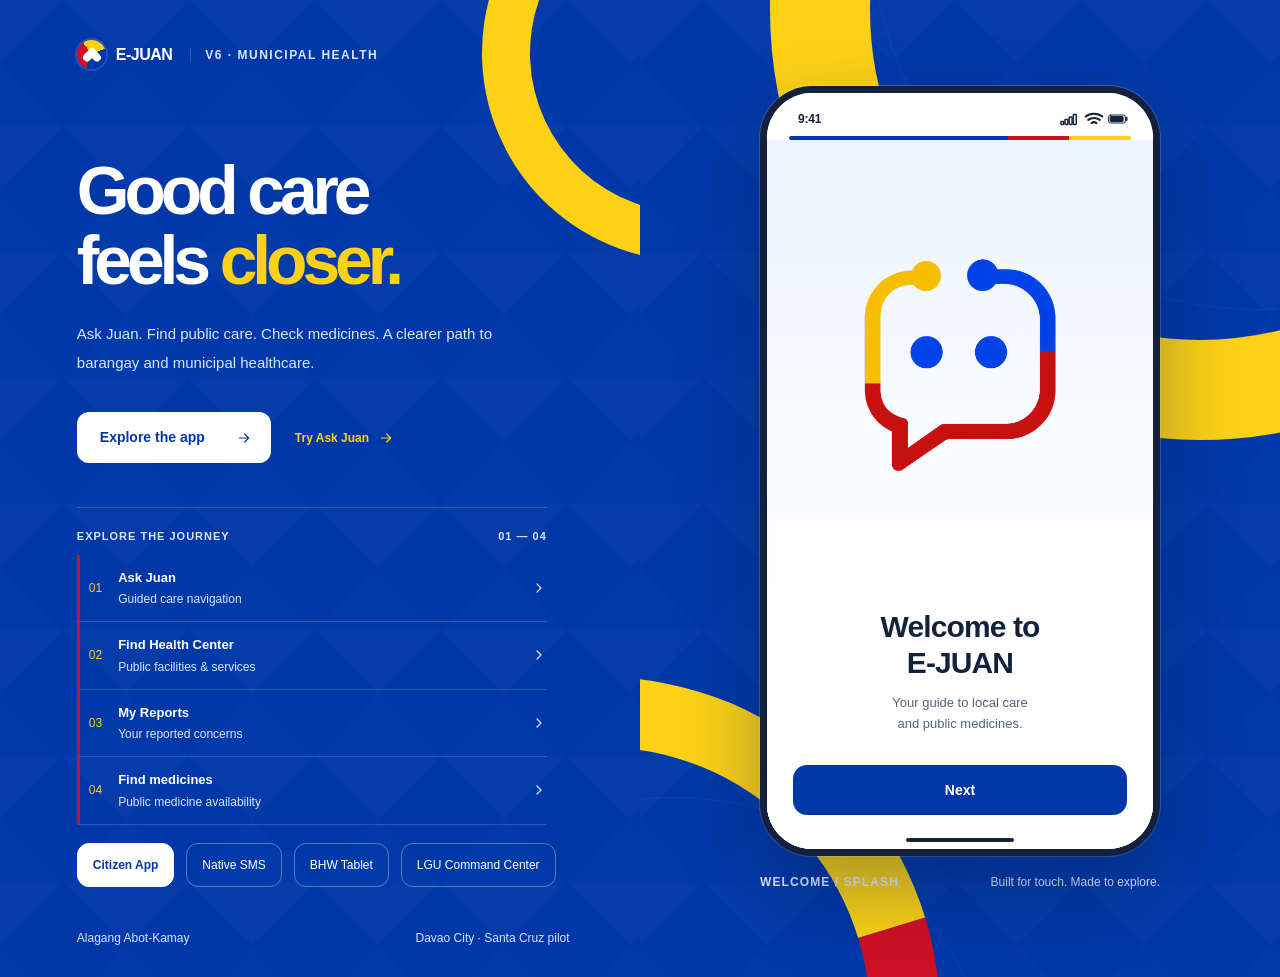
<file: index.html>
<!doctype html>
<html lang="en">
<head>
  <meta charset="utf-8" />
  <meta name="viewport" content="width=device-width, initial-scale=1, viewport-fit=cover, interactive-widget=resizes-content" />
  <meta name="theme-color" content="#F6F8FC" />
  <meta name="description" content="E-JUAN — Alagang Abot-Kamay. Interactive citizen-facing healthcare UX concept for Davao City." />
  <title>E-JUAN — AI-Powered Municipal Health</title>
  <link rel="stylesheet" href="styles.css" />
  <link rel="stylesheet" href="v6.css" />
  <link rel="stylesheet" href="citizen.css" />
</head>
<body>
  <svg class="svg-defs" xmlns="http://www.w3.org/2000/svg" aria-hidden="true">
    <symbol id="i-arrow-left" viewBox="0 0 24 24"><path d="m15 18-6-6 6-6M9 12h12"/></symbol>
    <symbol id="i-arrow-right" viewBox="0 0 24 24"><path d="M5 12h14m-6-6 6 6-6 6"/></symbol>
    <symbol id="i-chevron-right" viewBox="0 0 24 24"><path d="m9 18 6-6-6-6"/></symbol>
    <symbol id="i-chevron-down" viewBox="0 0 24 24"><path d="m6 9 6 6 6-6"/></symbol>
    <symbol id="i-plus" viewBox="0 0 24 24"><path d="M12 5v14M5 12h14"/></symbol>
    <symbol id="i-minus" viewBox="0 0 24 24"><path d="M5 12h14"/></symbol>
    <symbol id="i-x" viewBox="0 0 24 24"><path d="M18 6 6 18M6 6l12 12"/></symbol>
    <symbol id="i-home" viewBox="0 0 24 24"><path d="m3 10 9-7 9 7v10a1 1 0 0 1-1 1H4a1 1 0 0 1-1-1V10Z"/><path d="M9 21v-7h6v7"/><path d="M10 8h4" stroke="var(--icon-accent,var(--yellow))" stroke-width="2.5"/></symbol>
    <symbol id="i-sparkles" viewBox="0 0 24 24"><path d="m11 3 1.9 6.1L19 11l-6.1 1.9L11 19l-1.9-6.1L3 11l6.1-1.9L11 3Z"/><path d="m19 16 .8 2.2 2.2.8-2.2.8L19 22l-.8-2.2-2.2-.8 2.2-.8L19 16Z" fill="var(--icon-accent,var(--yellow))" stroke="var(--icon-accent,var(--yellow))"/><circle cx="20" cy="5" r="1" fill="var(--danger)" stroke="none"/></symbol>
    <symbol id="i-heart" viewBox="0 0 24 24"><path d="M20.8 4.6a5.5 5.5 0 0 0-7.8 0l-1 1-1-1a5.5 5.5 0 0 0-7.8 7.8l1 1L12 21l8.8-8.6a5.5 5.5 0 0 0 0-7.8Z"/><path d="m8 12 3 3 5-5" stroke="var(--icon-accent,var(--yellow))"/></symbol>
    <symbol id="i-heart-pulse" viewBox="0 0 24 24"><path d="M20.8 4.6a5.5 5.5 0 0 0-7.8 0l-1 1-1-1a5.5 5.5 0 0 0-7.8 7.8L12 21l8.8-8.6a5.5 5.5 0 0 0 0-7.8Z"/><path d="M2 12h6l2-3 3 6 2-3h7" stroke="var(--icon-accent,var(--yellow))" stroke-width="2.3"/></symbol>
    <symbol id="i-stethoscope" viewBox="0 0 24 24"><path d="M5 3v6a5 5 0 0 0 10 0V3M10 14v2a5 5 0 0 0 10 0v-2"/><path d="M3 3h4M13 3h4" stroke="var(--icon-accent,var(--yellow))" stroke-width="2.5"/><circle cx="20" cy="12" r="2.7" fill="var(--icon-accent,var(--yellow))"/><circle cx="20" cy="12" r=".7" fill="var(--danger)" stroke="none"/></symbol>
    <symbol id="i-pill" viewBox="0 0 24 24"><path d="m10.5 3.5-6.9 6.9a6 6 0 0 0 8.5 8.5l6.9-6.9a6 6 0 1 0-8.5-8.5Z"/><path d="m7 7 10 10" stroke="var(--danger)" stroke-width="2.3"/><path d="m12 7 2-2" stroke="var(--icon-accent,var(--yellow))" stroke-width="2.5"/></symbol>
    <symbol id="i-search" viewBox="0 0 24 24"><circle cx="10.8" cy="10.8" r="7.3"/><path d="m16.3 16.3 4.5 4.5"/></symbol>
    <symbol id="i-map-pin" viewBox="0 0 24 24"><path d="M20 10c0 6-8 11-8 11S4 16 4 10a8 8 0 1 1 16 0Z"/><circle cx="12" cy="10" r="2.7" fill="var(--icon-accent,var(--yellow))"/></symbol>
    <symbol id="i-calendar" viewBox="0 0 24 24"><rect x="3" y="5" width="18" height="16" rx="3"/><path d="M7 3v4M17 3v4" stroke="var(--danger)"/><path d="M3 10h18"/><path d="M8 15h2M14 15h2" stroke="var(--icon-accent,var(--yellow))" stroke-width="2.5"/></symbol>
    <symbol id="i-clock" viewBox="0 0 24 24"><circle cx="12" cy="12" r="9"/><path d="M12 7v5l3 2" stroke="var(--icon-accent,var(--yellow))" stroke-width="2.3"/></symbol>
    <symbol id="i-shield-check" viewBox="0 0 24 24"><path d="m12 2 8 4v6c0 5-3.5 8-8 10-4.5-2-8-5-8-10V6l8-4Z"/><path d="m8.5 12 2.3 2.4L16 9.5" stroke="var(--icon-accent,var(--yellow))" stroke-width="2.4"/></symbol>
    <symbol id="i-check" viewBox="0 0 24 24"><path d="m5 12 4.5 4.5L19 7"/></symbol>
    <symbol id="i-check-circle" viewBox="0 0 24 24"><circle cx="12" cy="12" r="9"/><path d="m8 12 2.7 2.7L16 9.5"/></symbol>
    <symbol id="i-alert-circle" viewBox="0 0 24 24"><circle cx="12" cy="12" r="9"/><path d="M12 7v6M12 17h.01"/></symbol>
    <symbol id="i-alert-triangle" viewBox="0 0 24 24"><path d="m10.3 4-8.2 14a2 2 0 0 0 1.8 3h16.2a2 2 0 0 0 1.8-3L13.7 4a2 2 0 0 0-3.4 0Z"/><path d="M12 9v5M12 18h.01"/></symbol>
    <symbol id="i-info" viewBox="0 0 24 24"><circle cx="12" cy="12" r="9"/><path d="M12 11v5M12 7.5h.01"/></symbol>
    <symbol id="i-message" viewBox="0 0 24 24"><path d="M20 11.5a8.5 8.5 0 0 1-8.5 8.5 9 9 0 0 1-4-.9L3 21l1.9-4.5a8.5 8.5 0 1 1 15.1-5Z"/><path d="M8 11h.01M12 11h.01M16 11h.01" stroke="var(--icon-accent,var(--yellow))" stroke-width="2.7"/></symbol>
    <symbol id="i-send" viewBox="0 0 24 24"><path d="m22 2-7 20-4-9-9-4 20-7ZM11 13 22 2"/></symbol>
    <symbol id="i-mic" viewBox="0 0 24 24"><rect x="9" y="2" width="6" height="13" rx="3"/><path d="M5 11a7 7 0 0 0 14 0M12 18v4M8 22h8"/></symbol>
    <symbol id="i-video" viewBox="0 0 24 24"><rect x="2" y="5" width="15" height="14" rx="3"/><path d="m17 10 5-3v10l-5-3"/></symbol>
    <symbol id="i-phone" viewBox="0 0 24 24"><path d="M6 3h3l2 5-2 2a14 14 0 0 0 5 5l2-2 5 2v3a3 3 0 0 1-3.2 3C9.7 20.3 3.7 14.3 3 6.2A3 3 0 0 1 6 3Z"/></symbol>
    <symbol id="i-file-text" viewBox="0 0 24 24"><path d="M6 2h8l5 5v14a1 1 0 0 1-1 1H6a1 1 0 0 1-1-1V3a1 1 0 0 1 1-1Z"/><path d="M14 2v6h5M8 13h8"/><path d="M8 17h6" stroke="var(--icon-accent,var(--yellow))" stroke-width="2.3"/></symbol>
    <symbol id="i-scan-prescription" viewBox="0 0 24 24"><path d="M6 2H3a1 1 0 0 0-1 1v3M18 2h3a1 1 0 0 1 1 1v3M22 18v3a1 1 0 0 1-1 1h-3M6 22H3a1 1 0 0 1-1-1v-3"/><path d="M7 4h7l3 3v13H7V4ZM14 4v4h3"/><path d="M9 12V7.5h2a1.5 1.5 0 0 1 0 3H9m1.5 0 3 4m0-3-3 3" stroke-width="1.3"/><path d="M4 16h16" stroke="var(--icon-accent,var(--yellow))" stroke-width="2"/><path d="M10 18.5h4" stroke-width="1.3"/></symbol>
    <symbol id="i-camera" viewBox="0 0 24 24"><path d="M8 4h8l2 3h3v13H3V7h3l2-3Z"/><circle cx="12" cy="13" r="4" stroke="var(--icon-accent,var(--yellow))" stroke-width="2.3"/><circle cx="18" cy="9" r=".8" fill="var(--danger)" stroke="none"/></symbol>
    <symbol id="i-upload" viewBox="0 0 24 24"><path d="M12 16V3m-5 5 5-5 5 5M4 16v4a1 1 0 0 0 1 1h14a1 1 0 0 0 1-1v-4"/></symbol>
    <symbol id="i-sliders" viewBox="0 0 24 24"><path d="M4 7h16M4 17h16"/><circle cx="9" cy="7" r="2" fill="currentColor" stroke="none"/><circle cx="16" cy="17" r="2" fill="currentColor" stroke="none"/></symbol>
    <symbol id="i-list" viewBox="0 0 24 24"><path d="M9 6h12M9 12h12M9 18h12M3 6h.01M3 12h.01M3 18h.01"/></symbol>
    <symbol id="i-map" viewBox="0 0 24 24"><path d="m3 5 6-3 6 3 6-3v17l-6 3-6-3-6 3V5ZM9 2v17M15 5v17"/></symbol>
    <symbol id="i-more" viewBox="0 0 24 24"><circle cx="5" cy="12" r="1.5"/><circle cx="12" cy="12" r="1.5"/><circle cx="19" cy="12" r="1.5"/></symbol>
    <symbol id="i-user" viewBox="0 0 24 24"><circle cx="12" cy="8" r="4"/><path d="M4 21a8 8 0 0 1 16 0"/><path d="M10 20h4" stroke="var(--icon-accent,var(--yellow))" stroke-width="2.3"/></symbol>
    <symbol id="i-users" viewBox="0 0 24 24"><circle cx="10" cy="8" r="3.5"/><path d="M3 20a7 7 0 0 1 14 0M17 5a3.5 3.5 0 0 1 0 7M18 15a6 6 0 0 1 4 5"/></symbol>
    <symbol id="i-bell" viewBox="0 0 24 24"><path d="M18 8a6 6 0 0 0-12 0c0 7-3 8-3 9h18c0-1-3-2-3-9Z"/><path d="M10 21h4" stroke="var(--danger)" stroke-width="2.3"/></symbol>
    <symbol id="i-navigation" viewBox="0 0 24 24"><path d="m3 11 18-8-8 18-2-8-8-2Z"/></symbol>
    <symbol id="i-edit" viewBox="0 0 24 24"><path d="m4 16-1 5 5-1L20 8a3 3 0 0 0-4-4L4 16ZM14 6l4 4"/></symbol>
    <symbol id="i-refresh" viewBox="0 0 24 24"><path d="M20 7v5h-5M4 17v-5h5"/><path d="M5.7 9A7.5 7.5 0 0 1 19 7l1 5M4 12l1 5a7.5 7.5 0 0 0 13.3-2"/></symbol>
    <symbol id="i-wifi" viewBox="0 0 24 24"><path d="M2 8a15 15 0 0 1 20 0M5 11a10.5 10.5 0 0 1 14 0M8.5 14.5a5 5 0 0 1 7 0M12 19h.01"/></symbol>
    <symbol id="i-lock" viewBox="0 0 24 24"><rect x="4" y="10" width="16" height="12" rx="2"/><path d="M8 10V7a4 4 0 0 1 8 0v3"/></symbol>
    <symbol id="i-external-link" viewBox="0 0 24 24"><path d="M13 4h7v7M20 4l-10 10M20 14v5a1 1 0 0 1-1 1H5a1 1 0 0 1-1-1V5a1 1 0 0 1 1-1h5"/></symbol>
    <symbol id="i-volume" viewBox="0 0 24 24"><path d="m4 10 4 0 5-5v14l-5-5H4v-4ZM17 9a5 5 0 0 1 0 6"/></symbol>
    <symbol id="i-star" viewBox="0 0 24 24"><path d="m12 2.5 2.9 6 6.6 1-4.8 4.7 1.1 6.6-5.8-3.1-5.8 3.1 1.1-6.6-4.8-4.7 6.6-1 2.9-6Z"/></symbol>
  <symbol id="i-house" viewBox="0 0 24 24"><path d="m3 10 9-7 9 7v10a1 1 0 0 1-1 1h-5v-7H9v7H4a1 1 0 0 1-1-1Z"/></symbol>
    <symbol id="i-message-circle" viewBox="0 0 24 24"><path d="M21 11.5a8.4 8.4 0 0 1-.9 3.8 8.5 8.5 0 0 1-7.6 4.7 8.4 8.4 0 0 1-3.8-.9L3 21l1.9-5.7a8.4 8.4 0 0 1-.9-3.8 8.5 8.5 0 0 1 4.7-7.6 8.4 8.4 0 0 1 3.8-.9h.5a8.5 8.5 0 0 1 8 8v.5Z"/></symbol>
    <symbol id="i-user-round" viewBox="0 0 24 24"><circle cx="12" cy="8" r="5"/><path d="M20 21a8 8 0 0 0-16 0"/></symbol>
    </svg>

  <main class="showcase">
    <aside class="story-panel">
      <div class="brand-lockup"><div class="brand-symbol"><span></span><span></span></div><span>E-JUAN</span><span class="brand-divider"></span><span class="brand-sub">V6 · MUNICIPAL HEALTH</span></div>
      <div class="story-main">
        <h1>Good care<br/>feels <em>closer.</em></h1>
        <p>Ask Juan. Find public care. Check medicines. A clearer path to barangay and municipal healthcare.</p>
        <div class="story-buttons">
          <button class="story-primary" data-nav="home">Explore the app <svg><use href="#i-arrow-right"/></svg></button>
          <button class="story-link" data-nav="ask">Try Ask Juan <svg><use href="#i-arrow-right"/></svg></button>
        </div>
      </div>
      <div class="journey-panel">
        <div class="journey-heading"><span>EXPLORE THE JOURNEY</span><span>01 — 04</span></div>
        <button data-nav="ask" class="journey-row"><span class="journey-num">01</span><span>Ask Juan<span class="journey-desc">Guided care navigation</span></span><svg><use href="#i-chevron-right"/></svg></button>
        <button data-nav="directory" class="journey-row"><span class="journey-num">02</span><span>Find Health Center<span class="journey-desc">Public facilities & services</span></span><svg><use href="#i-chevron-right"/></svg></button>
        <button data-nav="reports" class="journey-row"><span class="journey-num">03</span><span>My Reports<span class="journey-desc">Your reported concerns</span></span><svg><use href="#i-chevron-right"/></svg></button>
        <button data-nav="pharmacies" class="journey-row"><span class="journey-num">04</span><span>Find medicines<span class="journey-desc">Public medicine availability</span></span><svg><use href="#i-chevron-right"/></svg></button>
      </div>
      <div class="portal-links" aria-label="Choose interface preview"><a href="index.html" data-preview="citizen" aria-current="true">Citizen App</a><a href="sms-demo.html" data-preview="sms">Native SMS</a><a href="bhw.html" data-preview="bhw">BHW Tablet</a><a href="lgu.html" data-preview="lgu">LGU Command Center</a></div>
      <div class="story-footer"><span>Alagang Abot-Kamay</span><span>Davao City · Santa Cruz pilot</span></div>
    </aside>
    <section class="preview-area" aria-label="Interactive mobile app preview">
      <div class="ambient-circle ambient-one"></div><div class="ambient-circle ambient-two"></div>
      <div class="device" id="device"><div class="device-inner">
        <div class="status-bar" aria-hidden="true"><span>9:41</span><div class="status-right"><svg viewBox="0 0 24 14" fill="currentColor" width="19" height="12"><rect x="1" y="10" width="3.5" height="3.5" rx=".8"/><rect x="6" y="7.5" width="3.5" height="6" rx=".8"/><rect x="11" y="4.7" width="3.5" height="8.8" rx=".8"/><rect x="16" y="1.5" width="3.5" height="12" rx=".8"/></svg><svg viewBox="0 0 24 16" width="18" height="13" fill="none"><path d="M2 5c5.5-4.5 14.5-4.5 20 0M5 9c4-3 10-3 14 0M9 13c1.7-1.5 4.3-1.5 6 0" stroke="currentColor" stroke-width="2.5" stroke-linecap="round"/></svg><svg viewBox="0 0 30 14" width="26" height="13"><rect x="1" y="1" width="25" height="12" rx="3" fill="none" stroke="currentColor" stroke-width="1.5"/><rect x="3.5" y="3.4" width="19" height="7.2" rx="1.5" fill="currentColor"/><path d="M28 5v4" stroke="currentColor" stroke-width="2.5" stroke-linecap="round"/></svg></div></div>
        <div class="screen" id="screen" aria-live="polite"></div>
        <div class="bottom-nav" id="bottom-nav" role="navigation" aria-label="Primary navigation"></div>
        <div class="toast" id="toast" role="status"></div>
        <div class="home-indicator" aria-hidden="true"></div>
      </div></div>
      <div class="device sms-device" id="sms-device" hidden><div class="device-inner">
        <div class="status-bar" aria-hidden="true"><span>9:41</span><div class="status-right"><svg viewBox="0 0 24 14"><path d="M3 12V9m5 3V6m5 6V3m5 9V1" stroke="currentColor" stroke-width="3"/></svg><svg viewBox="0 0 24 16"><path d="M2 5c5.5-4.5 14.5-4.5 20 0M5 9c4-3 10-3 14 0M9 13c1.7-1.5 4.3-1.5 6 0" stroke="currentColor" stroke-width="2"/></svg><svg viewBox="0 0 30 14"><rect x="1" y="1" width="25" height="12" rx="3"/><path d="M28 5v4M5 7h16" stroke="currentColor" stroke-width="3"/></svg></div></div>
        <iframe id="sms-preview" title="Native phone Messages app · fictional SMS demo"></iframe>
        <div class="home-indicator" aria-hidden="true"></div>
      </div></div>
      <div class="workspace-preview" id="workspace-preview" hidden>
        <div class="workspace-bezel">
          <span class="workspace-camera" aria-hidden="true"></span>
          <div class="workspace-display">
            <iframe id="bhw-preview" title="Interactive BHW tablet app" data-width="1024" data-height="768" hidden></iframe>
            <iframe id="lgu-preview" title="Interactive LGU command center" data-width="1280" data-height="820" hidden></iframe>
          </div>
          <div class="monitor-chin" aria-hidden="true"><img src="assets/MAINICON_EJUAN.svg" alt=""/></div>
        </div>
        <div class="monitor-stand" aria-hidden="true"></div>
      </div>
      <div class="device-caption"><span class="screen-label" id="screen-label">HOME / OVERVIEW</span><span>Built for touch. Made to explore.</span></div>
    </section>
  </main>
  <input type="file" id="prescription-file" accept="image/*,.pdf" hidden />
  <script src="v6-data.js"></script>
  <script src="v6-citizen.js"></script>
  <script src="app.js"></script>
  <script src="showcase.js"></script>
</body>
</html>
</file>
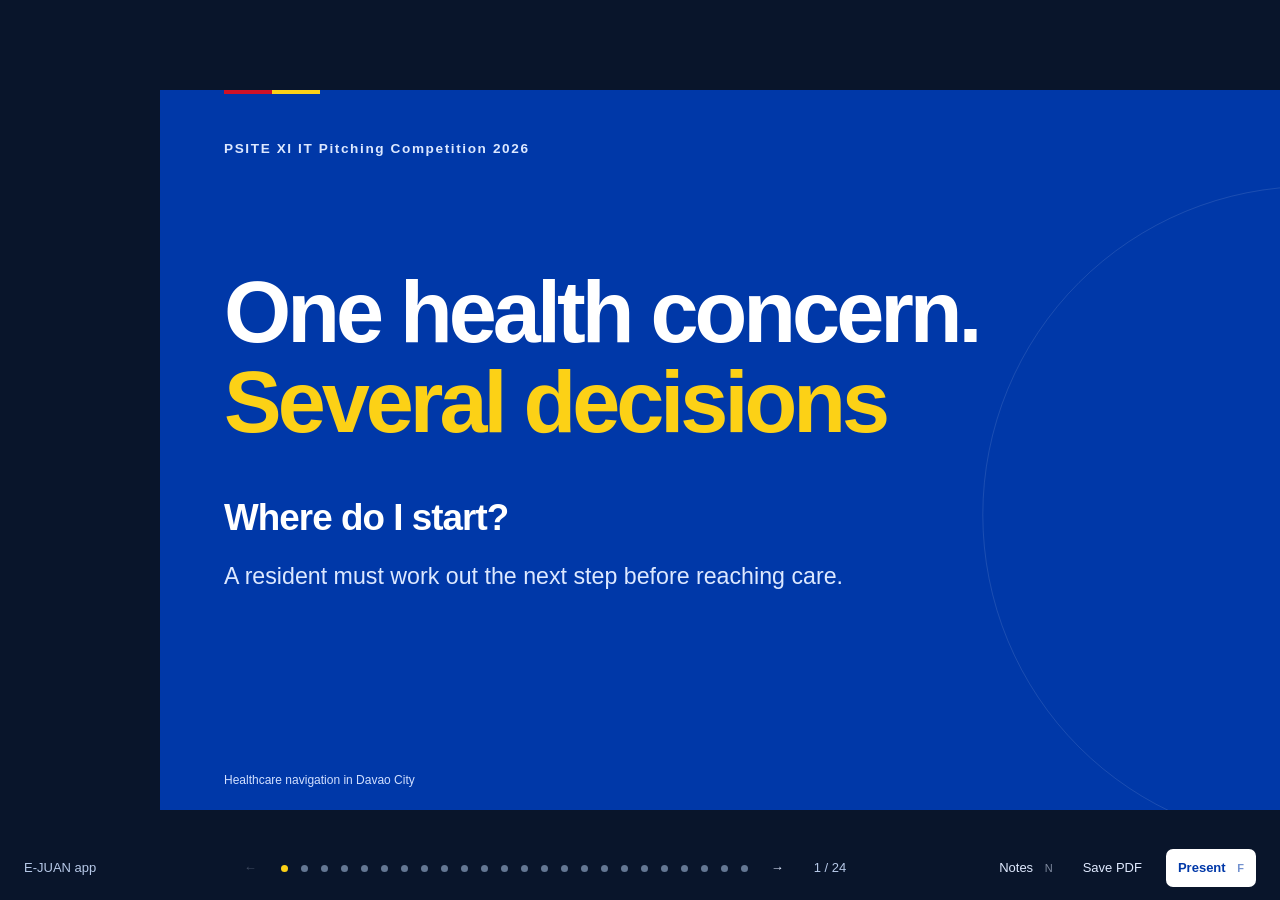
<file: pitch/index.html>
<!doctype html>
<html lang="en">
<head>
  <meta charset="utf-8">
  <meta name="viewport" content="width=device-width, initial-scale=1">
  <meta name="theme-color" content="#0038A8">
  <meta name="description" content="E-JUAN's 24-slide concept pitch for PSITE XI 2026. Real prototype interfaces, a self-contained product story, and fictional demonstration data.">
  <title>E-JUAN · PSITE XI 2026 Pitch</title>
  <link rel="stylesheet" href="../styles.css">
  <link rel="stylesheet" href="pitch.css">
  <script src="notes.js" defer></script>
  <script src="pitch.js" defer></script>
</head>
<body class="pitch">
  <main id="viewport" aria-label="E-JUAN pitch presentation">
    <div id="stage">
      <section class="slide problem-opening blue-slide" aria-labelledby="title-1">
        <header><span class="section-tag">PSITE XI IT Pitching Competition 2026</span></header>
        <h1 id="title-1">One health concern.<br><em>Several decisions</em></h1>
        <p class="problem-question">Where do I start?</p><p class="problem-support">A resident must work out the next step before reaching care.</p>
        <footer><span>Healthcare navigation in Davao City</span><span>01 / 24</span></footer>
      </section>

      <section class="slide problem-focus red-accent" aria-labelledby="title-2" hidden>
        <header><span class="section-tag">THE PROBLEM</span></header>
        <h2 id="title-2">Finding care.<br><em>Understanding coverage</em></h2>
        <div class="statement-list"><div><h3>Which provider should I see?</h3><p>The resident needs an appropriate starting point and an available appointment.</p></div><div><h3>What care can I use?</h3><p>Covered services and sponsored visits have their own eligibility rules.</p></div></div>
        <footer><span>Problem hypothesis. Resident interviews and workflow tests must establish the actual friction.</span><span>02 / 24</span></footer>
      </section>

      <section class="slide problem-focus" aria-labelledby="title-3" hidden>
        <header><span class="section-tag">THE PROBLEM</span></header>
        <h2 id="title-3">A prescription leaves<br><em>another decision</em></h2>
        <p class="problem-question">Where can I find my medicine?</p><p class="problem-support">A resident still needs to locate a pharmacy and confirm availability before travelling.</p>
        <footer><span>Problem hypothesis. Current medicine listings in the prototype are fictional.</span><span>03 / 24</span></footer>
      </section>

      <section class="slide opening blue-slide" aria-labelledby="title-4" hidden>
        <header><div class="brand-lockup"><div class="brand-symbol"><span></span><span></span></div><span>E-JUAN</span></div><span class="edition">INTRODUCING E-JUAN</span></header>
        <h1 id="title-4">One concern.<br>A clearer path<br>to <em>care</em></h1>
        <p class="lead">Healthcare navigation and institutional care coordination.<br>Davao City first.</p><button class="screen-image hero-phone" data-screen="ask" aria-label="Enlarge Ask Juan prototype"><img src="assets/ask.png" alt="Actual Ask Juan starting screen" width="800" height="1700"></button><span class="phone-caption">ACTUAL PROTOTYPE / FICTIONAL DATA</span>
        <footer><span>ALAGANG ABOT-KAMAY</span><span>04 / 24</span></footer>
      </section>

      <section class="slide metric-slide" aria-labelledby="title-5" hidden>
        <header><span class="section-tag">THE NEED / LOCAL SCALE</span><span class="small-brand">E-JUAN</span></header>
        <h2 id="title-5">Davao City is<br><em>our starting point</em></h2>
        <div class="metric-content"><div><strong class="big-number">1.85M</strong><p class="metric-label">Davao City residents</p></div><div class="metric-explanation"><p>A large local population gives us a focused place to test healthcare navigation.</p><p class="metric-note">Exact 2024 census count: 1,848,947.<br>Population provides context, not an E-JUAN user forecast.</p></div></div>
        <footer><span><a href="https://rsso11.psa.gov.ph/content/2024-census-population-popcen-official-population-counts-city-davao">PSA 2024 Census of Population</a>. Population as of 1 July 2024.</span><span>05 / 24</span></footer>
      </section>

      <section class="slide metric-slide red-accent" aria-labelledby="title-6" hidden>
        <header><span class="section-tag">THE NEED / HEALTH SPENDING</span><span class="small-brand">E-JUAN</span></header>
        <h2 id="title-6">Households carry<br><em>a substantial share</em></h2>
        <div class="metric-content"><div><strong class="big-number">41.2%</strong><p class="metric-label">of Philippine current health spending</p></div><div class="metric-explanation"><p>Households paid this share out of pocket in 2025.</p><p class="metric-note">Clear care and funding choices matter.<br>This is national spending context, not a Davao-specific rate.</p></div></div>
        <footer><span><a href="https://psa.gov.ph/sites/default/files/infographics/2025%20PNHA%20Infographics-signed.pdf">PSA 2025 Philippine National Health Account</a>. Share of current health expenditure.</span><span>06 / 24</span></footer>
      </section>

      <section class="slide metric-slide yellow-accent" aria-labelledby="title-7" hidden>
        <header><span class="section-tag">THE OPPORTUNITY / POSSIBLE BUYERS</span><span class="small-brand">E-JUAN</span></header>
        <h2 id="title-7">A regional prospect universe</h2>
        <div class="metric-content"><div><strong class="big-number">54</strong><p class="metric-label">provincial, city and municipal LGUs</p></div><div class="metric-explanation"><p>Potential institutional buyers in Davao Region.</p><p class="metric-note">5 provinces + 6 cities + 43 municipalities.<br>Each buyer still needs a verified need, budget and purchasing authority.</p></div></div>
        <footer><span><a href="https://psa.gov.ph/classification/psgc/provinces/1100000000">PSA Philippine Standard Geographic Code</a>. Possible prospects. No signed E-JUAN customers.</span><span>07 / 24</span></footer>
      </section>

      <section class="slide metric-slide" aria-labelledby="title-8" hidden>
        <header><span class="section-tag">COMMERCIAL FEASIBILITY / THE BUYER</span><span class="small-brand">E-JUAN</span></header>
        <h2 id="title-8">An institution-funded<br><em>software license</em></h2>
        <div class="metric-content"><div><strong class="big-number">₱10,000</strong><p class="metric-label">proposed monthly license per institution</p></div><div class="metric-explanation"><p>An LGU or healthcare program sponsor would pay for coordination.</p><p class="metric-note">Clinical payments remain separate.<br>E-JUAN assumes a fixed license, with no percentage of professional fees.</p></div></div>
        <footer><span>Illustrative assumptions from the original concept. Pricing, costs and willingness to pay remain unvalidated.</span><span>08 / 24</span></footer>
      </section>

      <section class="slide budget-slide" aria-labelledby="title-9" hidden>
        <header><span class="section-tag">COMMERCIAL FEASIBILITY / ONE ILLUSTRATIVE MONTH</span><span class="small-brand">E-JUAN</span></header>
        <h2 id="title-9">Care spending and software revenue</h2>
        <p class="section-intro">Assume 100 consultations at ₱500 each.</p><div class="budget-equation"><div><strong>₱50,000</strong><p>Clinical services</p><span>Paid separately to providers</span></div><b>+</b><div><strong>₱10,000</strong><p>E-JUAN software</p><span>Illustrated revenue before costs</span></div><b>=</b><div><strong>₱60,000</strong><p>Sponsor spending</p><span>Before additional charges</span></div></div>
        <footer><span>Illustrative assumptions from the original concept. Pricing, costs and willingness to pay remain unvalidated.</span><span>09 / 24</span></footer>
      </section>

      <section class="slide metric-slide" aria-labelledby="title-10" hidden>
        <header><span class="section-tag">COMMERCIAL FEASIBILITY / VALUE TO TEST</span><span class="small-brand">E-JUAN</span></header>
        <h2 id="title-10">Software cost per visit</h2>
        <div class="metric-content"><div><strong class="big-number">₱100</strong><p class="metric-label">per visit at 100 consultations per month</p></div><div class="metric-explanation"><p>₱10,000 monthly license ÷ 100 consultations.</p><p class="metric-note">A sponsor must see enough administrative value to justify this cost.<br>Delivery costs and profitability still need validation.</p></div></div>
        <footer><span>Illustrative assumptions from the original concept. Pricing, costs and willingness to pay remain unvalidated.</span><span>10 / 24</span></footer>
      </section>

      <section class="slide journey-overview yellow-accent" aria-labelledby="title-11" hidden>
        <header><span class="section-tag">THE PRODUCT JOURNEY</span><span class="small-brand">E-JUAN</span></header>
        <h2 id="title-11">Five steps through care</h2>
        <div class="flat-journey"><div><span>01</span><h3>ASK</h3><p>Describe the concern</p></div><div><span>02</span><h3>MATCH</h3><p>Compare care options</p></div><div><span>03</span><h3>CHECK</h3><p>Review funding</p></div><div><span>04</span><h3>CONSULT</h3><p>Meet a clinician</p></div><div><span>05</span><h3>LOCATE</h3><p>Find medicine</p></div></div><p class="key-statement">An existing prescription can start directly at medicine search.</p>
        <footer><span>Actual prototype screens. Fictional data. Connected operations remain proposed.</span><span>11 / 24</span></footer>
      </section>

      <section class="slide single-screen" aria-labelledby="title-12" hidden>
        <header><span class="section-tag">ASK / GUIDED INTAKE</span><span class="small-brand">E-JUAN</span></header>
        <h2 id="title-12">A clearer starting point</h2>
        <div class="single-walkthrough"><button class="screen-image" data-screen="intake" aria-label="Enlarge Actual guided intake screen"><img src="assets/intake.png" alt="Actual guided intake screen" width="800" height="1700"></button><div class="statement-list"><div><h3>Three short questions</h3><p>Who needs care, how long it has lasted, and any warning signs.</p></div><div><h3>Navigation without diagnosis</h3><p>Urgent warning signs lead to separate urgent-care guidance.</p></div></div></div>
        <footer><span>Actual local demonstration rules. No connected AI model or clinical decision service.</span><span>12 / 24</span></footer>
      </section>

      <section class="slide single-screen" aria-labelledby="title-13" hidden>
        <header><span class="section-tag">MATCH / CARE OPTIONS</span><span class="small-brand">E-JUAN</span></header>
        <h2 id="title-13">Compare appropriate care options</h2>
        <div class="single-walkthrough"><button class="screen-image" data-screen="match" aria-label="Enlarge Actual care matches screen"><img src="assets/match.png" alt="Actual care matches screen" width="800" height="1700"></button><div class="statement-list"><div><h3>Doctor and appointment choices</h3><p>The prototype shows fictional providers and sample slots.</p></div><div><h3>Public or covered care first</h3><p>This intended ranking requires verified participating services.</p></div></div></div>
        <footer><span>Fictional providers and availability. Connected public-first ranking remains proposed.</span><span>13 / 24</span></footer>
      </section>

      <section class="slide single-screen yellow-accent" aria-labelledby="title-14" hidden>
        <header><span class="section-tag">CHECK / FUNDING</span><span class="small-brand">E-JUAN</span></header>
        <h2 id="title-14">Review the funding pathway</h2>
        <div class="single-walkthrough"><button class="screen-image" data-screen="check" aria-label="Enlarge Actual care and funding options screen"><img src="assets/check.png" alt="Actual care and funding options screen" width="800" height="1700"></button><div class="statement-list"><div><h3>Standard or sponsored care</h3><p>Sponsored visits require beneficiary, provider, service, allowance and budget checks.</p></div><div><h3>A separate YAKAP pathway</h3><p>PhilHealth membership alone does not approve an LGU-funded consultation.</p></div></div></div>
        <footer><span>Fictional approval states. Institutional verification remains proposed.</span><span>14 / 24</span></footer>
      </section>

      <section class="slide single-screen" aria-labelledby="title-15" hidden>
        <header><span class="section-tag">CONSULT / PATIENT CHOICE</span><span class="small-brand">E-JUAN</span></header>
        <h2 id="title-15">Review details and choose consent</h2>
        <div class="single-walkthrough"><button class="screen-image" data-screen="review" aria-label="Enlarge Actual booking review and optional consent screen"><img src="assets/review.png" alt="Actual booking review and optional consent screen" width="800" height="1700"></button><div class="statement-list"><div><h3>Appointment details before confirmation</h3><p>Review provider, time, mode, funding and sample total.</p></div><div><h3>Optional intake sharing</h3><p>The summary-sharing checkbox starts unchecked.</p></div></div></div>
        <footer><span>Actual prototype behavior. No doctor is contacted, record transmitted or payment charged.</span><span>15 / 24</span></footer>
      </section>

      <section class="slide single-screen red-accent" aria-labelledby="title-16" hidden>
        <header><span class="section-tag">CONSULT / CLINICAL AUTHORITY</span><span class="small-brand">E-JUAN</span></header>
        <h2 id="title-16">The clinician makes<br><em>the clinical decisions</em></h2>
        <div class="single-walkthrough"><button class="screen-image" data-screen="consult" aria-label="Enlarge Actual simulated consultation screen"><img src="assets/consult.png" alt="Actual simulated consultation screen" width="800" height="1700"></button><div class="statement-list"><div><h3>Licensed clinician</h3><p>Diagnosis and prescribing belong to the authorized care team.</p></div><div><h3>Consultation preview today</h3><p>The screen simulates a visit using fictional data.</p></div></div></div>
        <footer><span>Simulated consultation. No live clinician, audio, video or medical advice.</span><span>16 / 24</span></footer>
      </section>

      <section class="slide single-screen" aria-labelledby="title-17" hidden>
        <header><span class="section-tag">LOCATE / PRESCRIPTION</span><span class="small-brand">E-JUAN</span></header>
        <h2 id="title-17">A prescription has a next step</h2>
        <div class="single-walkthrough"><button class="screen-image" data-screen="prescription" aria-label="Enlarge Actual fictional prescription wallet"><img src="assets/prescription.png" alt="Actual fictional prescription wallet" width="800" height="1700"></button><div class="statement-list"><div><h3>Prescription wallet</h3><p>The interface demonstrates how a resident could open a clinician-issued record.</p></div><div><h3>Continue to medicine search</h3><p>The example links a prescription to nearby sample listings.</p></div></div></div>
        <footer><span>Fictional Paracetamol 500 mg record. Invalid for medical use or dispensing.</span><span>17 / 24</span></footer>
      </section>

      <section class="slide single-screen yellow-accent" aria-labelledby="title-18" hidden>
        <header><span class="section-tag">LOCATE / PHARMACY CONFIRMATION</span><span class="small-brand">E-JUAN</span></header>
        <h2 id="title-18">Confirm medicine before travelling</h2>
        <div class="single-walkthrough"><button class="screen-image" data-screen="locate" aria-label="Enlarge Actual fictional medicine listings"><img src="assets/locate.png" alt="Actual fictional medicine listings" width="800" height="1700"></button><div class="statement-list"><div><h3>Compare the listings</h3><p>Sample prices, distance, stock status and update age.</p></div><div><h3>Confirm availability</h3><p>A future pharmacy partner must verify stock before the resident travels.</p></div></div></div>
        <footer><span>Fictional listings. No pharmacy inventory or confirmation service is connected.</span><span>18 / 24</span></footer>
      </section>

      <section class="slide sponsor-focus red-accent" aria-labelledby="title-19" hidden>
        <header><span class="section-tag">INSTITUTIONAL VALUE</span><span class="small-brand">E-JUAN</span></header>
        <h2 id="title-19">Accountable sponsored visits</h2>
        <div class="statement-list"><div><h3>Before the visit</h3><p>Apply beneficiary rules and authorize the service within allowance and budget.</p></div><div><h3>After the visit</h3><p>Reconcile the completed consultation with its booking and approved payment.</p></div></div><p class="key-statement">Sponsor records cover eligibility, booking and spending.<br>Clinical access follows the patient’s consent and the care team’s role.</p>
        <footer><span>Proposed workflow. Sponsor dashboards, audit records and production access controls are not implemented.</span><span>19 / 24</span></footer>
      </section>

      <section class="slide alternatives-slide" aria-labelledby="title-20" hidden>
        <header><span class="section-tag">EXISTING ALTERNATIVES</span><span class="small-brand">E-JUAN</span></header>
        <h2 id="title-20">A specific coordination focus</h2>
        <div class="alternative-columns"><div><h3>Existing care services</h3><p>NowServing and mWell offer digital care.<br>mWell already has LGU solutions.</p><p>YAKAP and Davao City CHO<br>provide public-care pathways.</p></div><div><h3>E-JUAN’s proposed focus</h3><p>Connect care choices to sponsor rules,<br>approved visits and spending records.</p><p>Add local medicine confirmation<br>through participating pharmacies.</p></div></div>
        <footer><span><a href="https://nowserving.ph/">NowServing</a> · <a href="https://www.mwell.com.ph/lgu-community">mWell</a> · <a href="https://www.philhealth.gov.ph/yakap/">YAKAP</a> · <a href="https://davaocity.gov.ph/departments/social-services/city-health-office/">Davao CHO</a>. Incremental value remains to be tested.</span><span>20 / 24</span></footer>
      </section>

      <section class="slide metric-slide" aria-labelledby="title-21" hidden>
        <header><span class="section-tag">TECHNICAL FEASIBILITY / CURRENT PROTOTYPE</span><span class="small-brand">E-JUAN</span></header>
        <h2 id="title-21">An experience we can test today</h2>
        <div class="metric-content"><div><strong class="big-number">23</strong><p class="metric-label">screens in the local prototype</p></div><div class="metric-explanation"><p>The interactive demo covers intake, bookings, consent and medicine discovery.</p><p class="metric-note">Runs locally without a backend or account.<br>Connected operations and patient outcomes remain unproven.</p></div></div>
        <footer><span>Actual repository interface. All records and service interactions are fictional.</span><span>21 / 24</span></footer>
      </section>

      <section class="slide pilot-prerequisites" aria-labelledby="title-22" hidden>
        <header><span class="section-tag">OPERATIONAL FEASIBILITY</span><span class="small-brand">E-JUAN</span></header>
        <h2 id="title-22">What a connected pilot requires</h2>
        <div class="statement-list"><div><h3>Authorized partners</h3><p>A healthcare provider, an institutional sponsor and participating pharmacies.</p></div><div><h3>Verified operations</h3><p>Identity, eligibility, appointments, secure handoff and service reconciliation.</p></div></div><p class="key-statement">Clinical, funding and data-protection arrangements precede live operations.</p>
        <footer><span>Proposed pilot requirements. No signed partners or production integrations.</span><span>22 / 24</span></footer>
      </section>

      <section class="slide pilot-focus yellow-accent" aria-labelledby="title-23" hidden>
        <header><span class="section-tag">PILOT / EVIDENCE BEFORE EXPANSION</span><span class="small-brand">E-JUAN</span></header>
        <h2 id="title-23">A local test with clear measures</h2>
        <p class="section-intro">Synthetic usability testing, then an authorized Davao City pilot.</p><div class="measure-grid"><div><h3>Resident journey</h3><p>Navigation success<br>Reliable medicine confirmation</p></div><div><h3>Sponsor operations</h3><p>Staff minutes per booking<br>Completed visits reconciled</p></div></div><p class="key-statement">The commercial gate: a qualified sponsor willing to pay and renew.</p>
        <footer><span>Expand only after measurable benefit and a feasible institutional purchase. No measured pilot results yet.</span><span>23 / 24</span></footer>
      </section>

      <section class="slide closing blue-slide" aria-labelledby="title-24" hidden>
        <header><div class="brand-lockup"><div class="brand-symbol"><span></span><span></span></div><span>E-JUAN</span></div><span class="edition">ONE CREDIBLE DAVAO CITY PILOT</span></header>
        <h2 id="title-24">A clearer path<br>to <em>care</em></h2>
        <div class="partner-ask"><p>One willing healthcare provider.</p><p>One authorized institutional sponsor.</p><p>Pharmacy partners.</p><span>To validate one credible local pilot.</span></div><p class="closing-line">ALAGANG ABOT-KAMAY</p><button class="screen-image closing-phone" data-screen="home" aria-label="Enlarge E-JUAN home"><img src="assets/home.png" alt="Actual E-JUAN home screen" width="800" height="1700"></button>
        <footer><span>Concept stage. No signed partners, live clinical integrations or proven institutional demand.</span><span>24 / 24</span></footer>
      </section>
    </div>
  </main>
  <nav class="controls" aria-label="Presentation controls">
    <a class="back-app" href="../index.html" title="Open the original E-JUAN prototype">E-JUAN app</a>
    <div class="slide-navigation"><button id="previous" aria-label="Previous slide">←</button><div id="progress" aria-label="Choose a slide"></div><button id="next" aria-label="Next slide">→</button><span id="counter" aria-live="polite">1 / 24</span></div>
    <div class="presentation-actions"><button id="notes-toggle" aria-expanded="false" aria-controls="notes">Notes <kbd>N</kbd></button><button id="print">Save PDF</button><button id="fullscreen">Present <kbd>F</kbd></button></div>
  </nav>
  <aside id="notes" aria-label="Speaker notes" hidden><div class="notes-top"><h2 id="notes-title"></h2><button id="notes-close" aria-label="Close speaker notes">×</button></div><p id="notes-timing"></p><h3>Emphasize</h3><ul id="notes-emphasis"></ul><h3>Speaker notes</h3><p id="notes-script"></p><h3>Sources &amp; prototype boundaries</h3><p id="notes-sources"></p><a href="SPEAKER_NOTES.md">Complete notes &amp; original script / Q&amp;A</a></aside>
  <dialog id="screen-dialog" aria-labelledby="screen-title"><div class="dialog-top"><h2 id="screen-title"></h2><button id="screen-close" aria-label="Close enlarged screen">×</button></div><img id="enlarged-screen" alt=""><p>Actual E-JUAN prototype. All people, records, bookings and stock are fictional.</p></dialog>
  <p id="announcement" role="status" class="sr-only"></p>
</body>
</html>
</file>
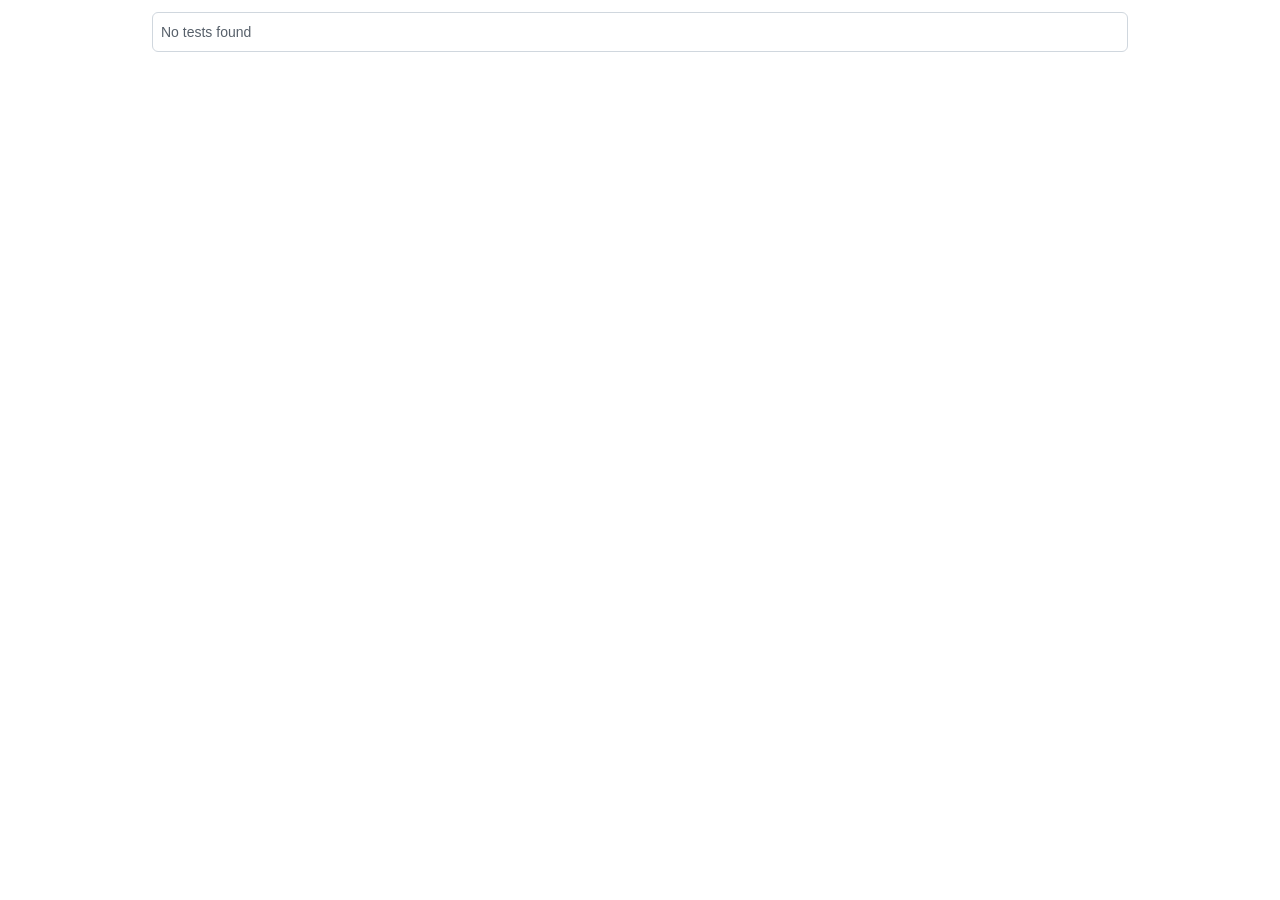
<file: tmp/pitch-browser/node_modules/playwright-core/lib/vite/htmlReport/index.html>
<!DOCTYPE html>
<html style='scrollbar-gutter: stable both-edges;'>
  <head>
    <meta charset='UTF-8'>
    <meta name='color-scheme' content='dark light'>
    <meta name='viewport' content='width=device-width, initial-scale=1.0'>
    <title>Playwright Test Report</title>
    <script type="module" crossorigin src="./report.js"></script>
    <link rel="stylesheet" crossorigin href="./report.css">
  </head>
  <body>
    <div id='root'></div>
  </body>
</html>
</file>
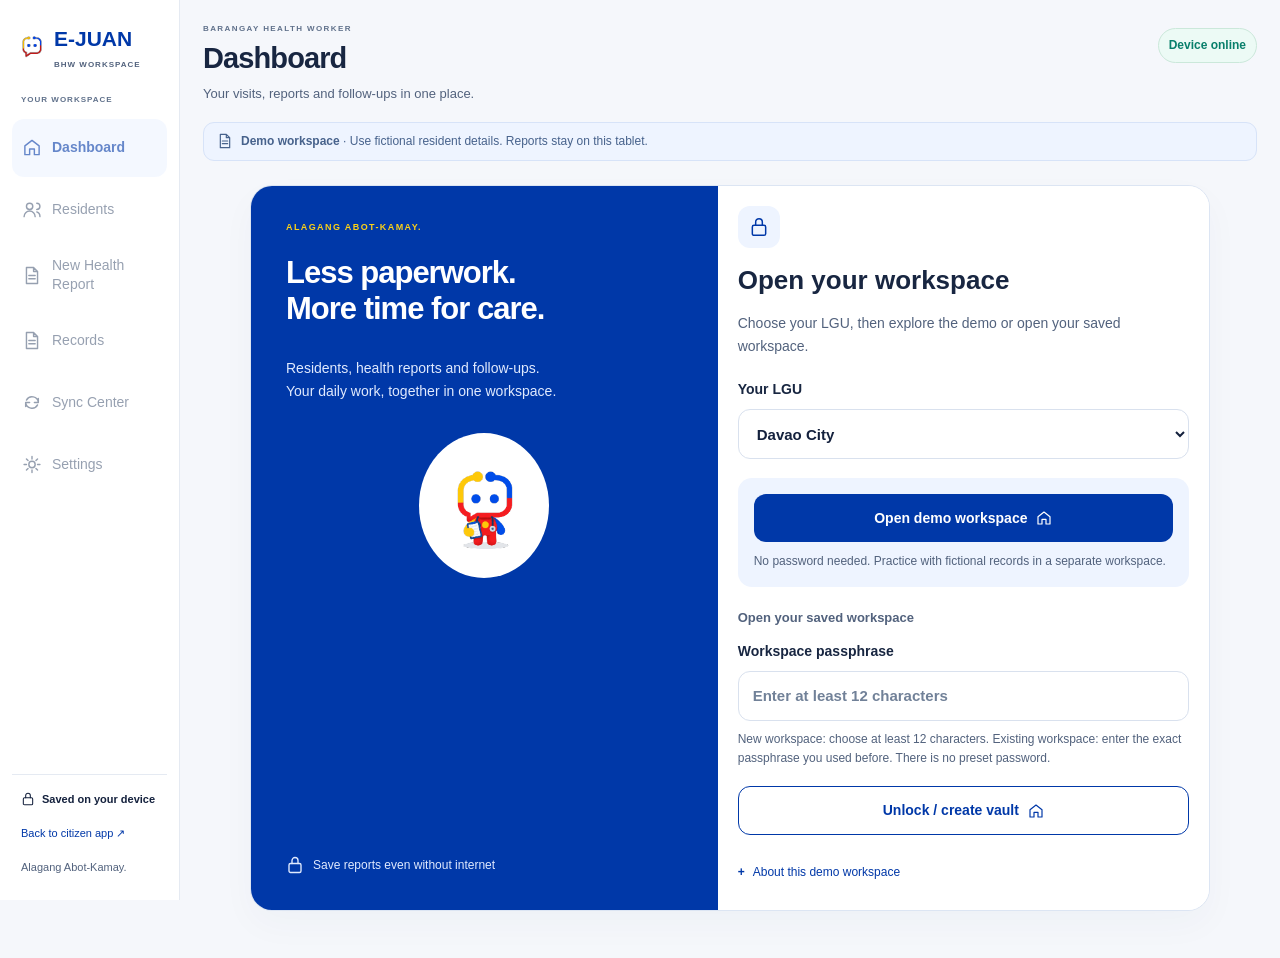
<file: bhw.html>
<!doctype html>
<html lang="en"><head><meta charset="utf-8"/><meta name="viewport" content="width=device-width,initial-scale=1"/><meta name="theme-color" content="#0038A8"/><title>E-JUAN · BHW Tablet</title><link rel="stylesheet" href="styles.css"/><link rel="stylesheet" href="v6.css"/><link rel="stylesheet" href="portal.css"/></head>
<body class="portal-body bhw" data-portal="bhw"><div id="portal-root"></div><script src="v6-data.js"></script><script src="offline-store.js"></script><script src="portal.js"></script></body></html>
</file>
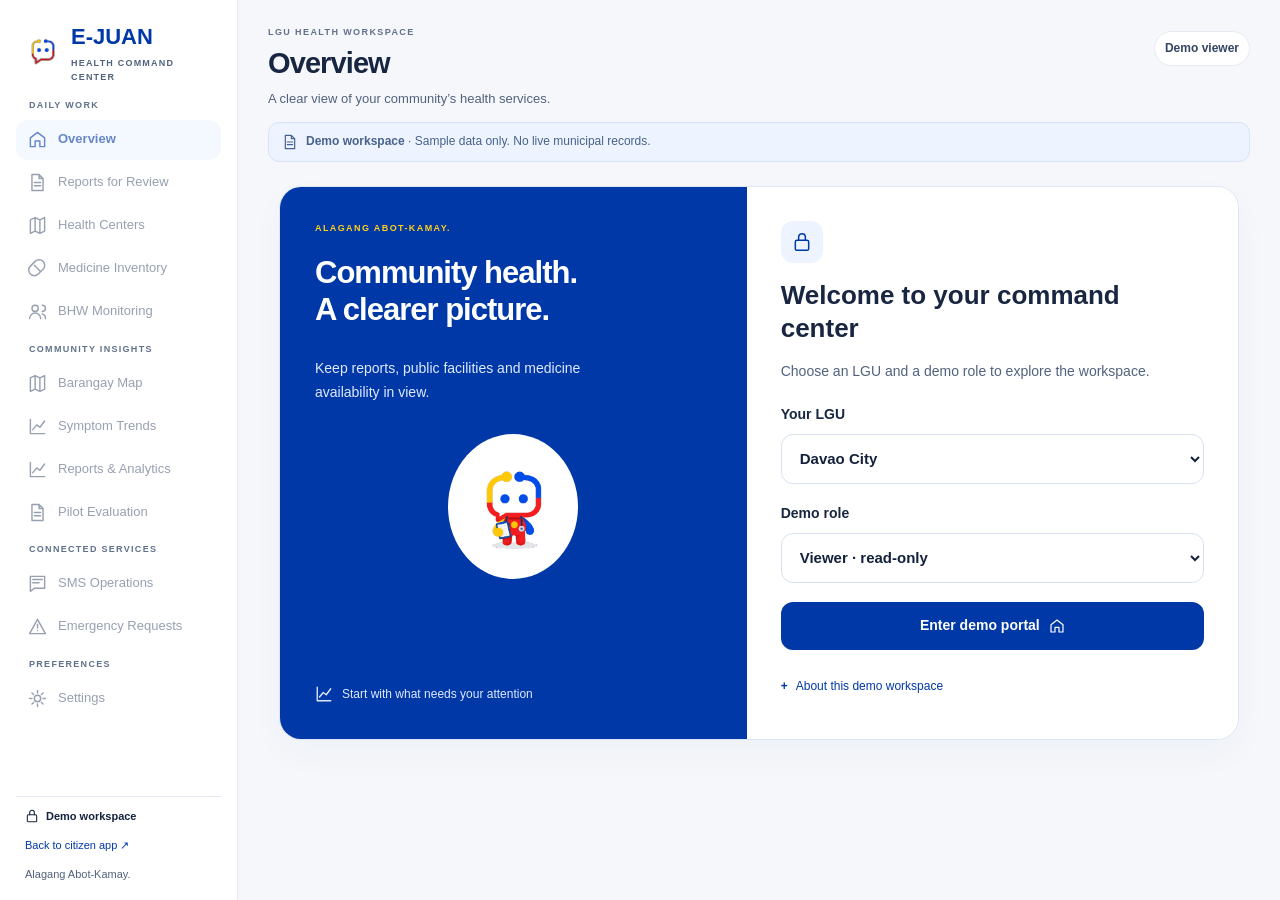
<file: lgu.html>
<!doctype html>
<html lang="en"><head><meta charset="utf-8"/><meta name="viewport" content="width=device-width,initial-scale=1"/><meta name="theme-color" content="#0038A8"/><title>E-JUAN · LGU Health Command Center</title><link rel="stylesheet" href="styles.css"/><link rel="stylesheet" href="v6.css"/><link rel="stylesheet" href="portal.css"/></head>
<body class="portal-body" data-portal="lgu"><div id="portal-root"></div><script src="v6-data.js"></script><script src="portal.js"></script></body></html>
</file>
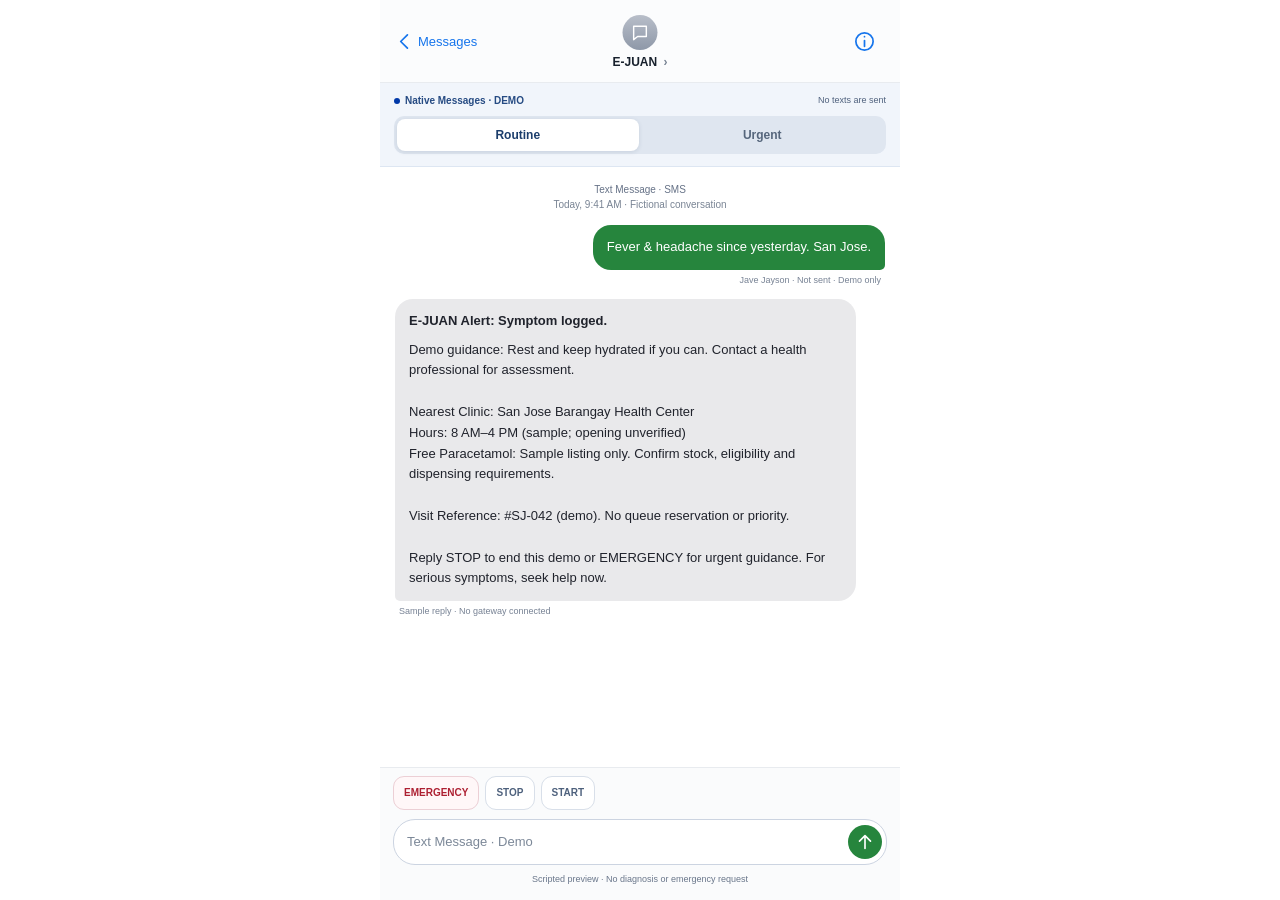
<file: sms-demo.html>
<!doctype html>
<html lang="en"><head><meta charset="utf-8"/><meta name="viewport" content="width=device-width,initial-scale=1"/><meta name="theme-color" content="#FFFFFF"/><title>E-JUAN · Native SMS Demo</title><link rel="stylesheet" href="sms-demo.css"/></head>
<body>
  <main class="messages-app">
    <header class="messages-header"><button id="messages-back" aria-label="Show Messages inbox"><svg viewBox="0 0 24 24" aria-hidden="true"><path d="m14 5-7 7 7 7"/></svg><span>Messages</span></button><div class="contact"><span class="contact-avatar" aria-hidden="true"><svg viewBox="0 0 24 24"><path d="M4 4h16v13H9l-5 4Z"/></svg></span><strong>E-JUAN <span aria-hidden="true">›</span></strong></div><button id="sms-info" aria-label="About this SMS demo"><svg viewBox="0 0 24 24" aria-hidden="true"><circle cx="12" cy="12" r="9"/><path d="M12 11v6M12 7h.01"/></svg></button></header>
    <section class="demo-bar" aria-label="SMS demonstration"><div><span class="demo-dot"></span><strong>Native Messages · DEMO</strong><span>No texts are sent</span></div><div class="scenario-controls" role="group" aria-label="Demo SMS scenario"><button data-scenario="routine" aria-pressed="true">Routine</button><button data-scenario="urgent" aria-pressed="false">Urgent</button></div></section>
    <div id="sms-inbox" hidden><p class="inbox-label">FICTIONAL CONVERSATION</p><h1>Messages</h1><button id="open-sms-thread"><span class="inbox-avatar" aria-hidden="true">EJ</span><span><strong>E-JUAN</strong><small>Symptom logged · Demo care guidance</small></span><span aria-hidden="true">›</span></button><p>Example recipient: <strong>Jave Jayson</strong></p></div>
    <section id="sms-thread" class="sms-thread" aria-label="Fictional SMS conversation"></section>
    <div id="sms-notice" role="status" class="sms-notice"></div>
    <footer id="sms-footer"><div class="quick-replies" aria-label="Demo quick replies"><button data-reply="EMERGENCY">EMERGENCY</button><button data-reply="STOP">STOP</button><button data-reply="START">START</button></div><form id="sms-form"><label class="composer"><span class="sr-only">Demo text message</span><input id="sms-input" placeholder="Text Message · Demo" autocomplete="off" maxlength="500"/><button type="submit" aria-label="Send demo text"><svg viewBox="0 0 24 24" aria-hidden="true"><path d="M12 19V5m-6 6 6-6 6 6"/></svg></button></label></form><p class="sms-disclosure">Scripted preview · No diagnosis or emergency request</p></footer>
    <dialog id="sms-info-dialog"><h2>Native SMS demonstration</h2><p>Example recipient: <strong>Jave Jayson</strong>. E-JUAN is the sample sender name you supplied.</p><p>All conversation text, clinic details, medicine listings and visit references are fictional. No message is sent, subscription changed, clinic queue reserved or emergency service notified.</p><p>Routine and urgent scenes are fixed examples, not symptom analysis. No diagnosis is made.</p><p>General information sources: <a href="https://www.who.int/news-room/questions-and-answers/item/dengue-and-severe-dengue" target="_blank" rel="noopener">WHO</a> and <a href="https://ncr.dilg.gov.ph/dilg-leads-nationwide-campaign-for-unified-911-emergency-hotline/" target="_blank" rel="noopener">DILG Unified 911</a>. Local clinical review and service verification are still required.</p><form method="dialog"><button>Back to messages</button></form></dialog>
  </main><script src="sms-demo.js"></script>
</body></html>
</file>
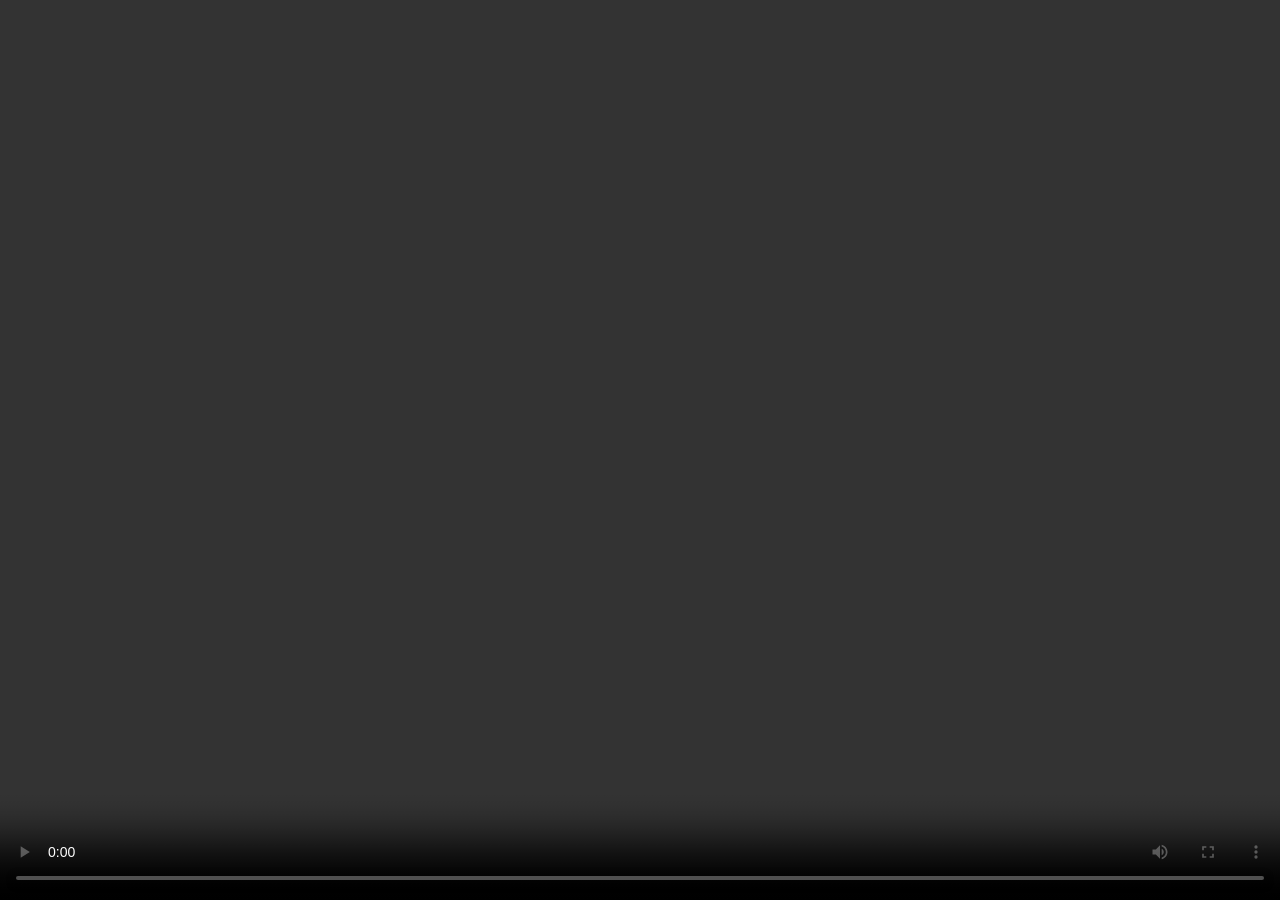
<file: films/e-juan-feature-recordings/review.html>
<!doctype html><html lang="en"><meta charset="utf-8"><title>E-JUAN feature recordings</title><style>body{margin:0;background:#102449;display:grid;place-items:center;height:100vh}video{width:100%;height:100%;max-height:100vh;object-fit:contain}</style><video controls playsinline></video></html>
</file>
<file: styles.css>
:root{--ink:#14213D;--ink2:#344563;--muted:#6B7A99;--muted2:#7C89A3;--blue:#0038A8;--blue-deep:#002D86;--blue-ink:#0038A8;--blue-tint:#EEF4FF;--blue-line:#ADC4FF;--line:#E5EAF2;--bg:#F6F8FC;--card:#fff;--soft:#F6F8FC;--green:#087F6B;--green-bg:#ECFAF5;--amber:#344563;--amber-bg:#F6F8FC;--danger:#CE1126;--danger-bg:#FFF1F3;--danger-line:#F4C4CB;--yellow:#FCD116;--yellow-bg:#FFF8CC;--radius:18px;--font:-apple-system,BlinkMacSystemFont,"Segoe UI",Inter,"Helvetica Neue",Arial,sans-serif}
*{box-sizing:border-box}html,body{margin:0;min-height:100%;background:var(--bg);color:var(--ink);font-family:var(--font);-webkit-font-smoothing:antialiased}button,input,textarea,select{font:inherit}button{cursor:pointer}button:disabled{cursor:not-allowed;opacity:.45}button:focus-visible,input:focus-visible,textarea:focus-visible,select:focus-visible{outline:3px solid var(--blue-line);outline-offset:2px}svg{width:20px;height:20px;stroke:currentColor;fill:none;stroke-width:1.8;stroke-linecap:round;stroke-linejoin:round;flex-shrink:0}.svg-defs{position:absolute;width:0;height:0;overflow:hidden}.showcase{min-height:100vh;display:grid;grid-template-columns:minmax(410px,1fr) minmax(500px,1fr);overflow:hidden}.story-panel{background:var(--bg);min-height:100vh;display:flex;flex-direction:column;padding:40px clamp(30px,5.5vw,110px) 30px clamp(30px,6vw,118px);z-index:2}.brand-lockup{display:flex;align-items:center;gap:10px;font-weight:800;font-size:16px;letter-spacing:-.7px;white-space:nowrap}.brand-symbol{position:relative;width:29px;height:29px;border-radius:10px;background:var(--blue);display:flex;align-items:center;justify-content:center;overflow:hidden}.brand-symbol span{display:block;position:absolute;width:15px;height:8px;background:white;border-radius:10px;transform:rotate(-45deg);top:11px;left:5px}.brand-symbol span:nth-child(2){background:var(--blue-tint);top:11px;left:10px;transform:rotate(45deg)}.brand-divider{width:1px;height:14px;background:var(--blue-tint);margin:0 4px 0 8px}.brand-sub{color:var(--muted);font-size:12px;letter-spacing:1.5px;font-weight:700}.story-main{margin:auto 0;padding:65px 0 44px}.eyebrow{display:flex;align-items:center;gap:8px;color:var(--blue);font-weight:700;font-size:12px;letter-spacing:1.7px}.eyebrow-dot,.live-dot{width:7px;height:7px;display:inline-block;background:var(--green);border-radius:50%}.story-main h1{font-size:clamp(50px,5.3vw,85px);letter-spacing:-.075em;line-height:1.025;margin:22px 0 25px;font-weight:650}.story-main h1 em{color:var(--blue);font-family:Georgia,"Times New Roman",serif;letter-spacing:-.065em;font-weight:400}.story-main>p{max-width:440px;font-size:15px;line-height:1.9;color:var(--muted);margin:0}.story-buttons{display:flex;align-items:center;gap:24px;margin-top:35px}.story-primary{border:0;color:#fff;background:var(--blue);border-radius:100px;padding:15px 19px 15px 23px;display:flex;align-items:center;gap:31px;font-size:12px;font-weight:700;transition:transform .2s,background .2s}.story-primary:hover{background:var(--blue-deep);transform:translateY(-2px)}.story-primary svg{width:16px;height:16px}.story-link{border:0;background:none;padding:12px 0;font-weight:650;color:var(--blue);display:flex;align-items:center;gap:9px;font-size:12px}.story-link svg{width:16px;height:16px}.journey-panel{max-width:470px;border-top:1px solid var(--line)}.journey-heading{display:flex;justify-content:space-between;color:var(--muted);font-weight:700;letter-spacing:1.4px;font-size:12px;padding:20px 0 10px}.journey-row{display:flex;align-items:center;text-align:left;gap:16px;padding:13px 0;width:100%;border:0;border-bottom:1px solid var(--line);background:transparent;font-size:13px;font-weight:650;color:var(--ink2)}.journey-row:hover{color:var(--blue)}.journey-num{color:var(--muted);font-size:12px;font-weight:500}.journey-desc{display:block;color:var(--muted);font-size:12px;font-weight:450;margin-top:3px}.journey-row>svg{margin-left:auto;width:16px;color:var(--muted)}.story-footer{display:flex;justify-content:space-between;gap:12px;font-size:12px;color:var(--muted);margin-top:42px}.preview-area{position:relative;background:linear-gradient(145deg,var(--blue-tint),var(--bg) 63%,var(--blue-tint));min-height:100vh;display:flex;align-items:center;justify-content:center;flex-direction:column;padding:44px 28px;isolation:isolate;overflow:hidden}.ambient-circle{position:absolute;z-index:-1;border:1px solid var(--line);opacity:.68;border-radius:50%;pointer-events:none}.ambient-one{width:780px;height:780px;top:-470px;right:-370px}.ambient-two{width:650px;height:650px;bottom:-470px;left:-290px}.preview-caption{font-size:12px;font-weight:700;letter-spacing:1.65px;color:var(--muted);margin-bottom:18px;display:flex;align-items:center;gap:10px}.caption-divider{opacity:.4}.device{width:400px;height:min(850px,calc(100vh - 130px));min-height:650px;max-height:860px;background:var(--ink);padding:7px;border-radius:52px;box-shadow:0 42px 100px rgba(38,65,85,.2),0 12px 35px rgba(38,65,85,.11),0 0 0 1px rgba(22,35,44,.2);position:relative}.device-inner{height:100%;width:100%;background:var(--bg);border-radius:45px;overflow:hidden;position:relative;display:flex;flex-direction:column}.status-bar{height:47px;flex-shrink:0;position:relative;display:flex;justify-content:space-between;align-items:center;padding:9px 25px 4px 31px;color:var(--ink);font-weight:730;font-size:12px;letter-spacing:-.2px;background:var(--bg);z-index:8}.status-right{display:flex;align-items:center;gap:4px}.status-right svg{display:block}.screen{position:relative;flex:1;min-height:0;overflow:auto;overscroll-behavior:contain;scrollbar-width:none;background:var(--bg)}.screen::-webkit-scrollbar{display:none}.bottom-nav{height:73px;flex-shrink:0;display:flex;align-items:stretch;justify-content:space-around;border-top:1px solid var(--line);background:rgba(255,255,255,.98);z-index:7;padding:2px 8px 10px}.bottom-nav[hidden]{display:none}.nav-item{width:25%;border:0;background:none;color:var(--muted);display:flex;flex-direction:column;align-items:center;justify-content:center;gap:5px;font-size:12px;font-weight:600}.nav-item svg{width:21px;height:21px;stroke-width:1.7}.nav-item.active{color:var(--blue)}.nav-item.active svg{stroke-width:2.15}.home-indicator{width:108px;height:4px;background:var(--ink);border-radius:100px;position:absolute;bottom:7px;left:50%;transform:translateX(-50%);z-index:10}.toast{position:absolute;z-index:20;bottom:98px;left:22px;right:22px;text-align:center;opacity:0;pointer-events:none;transform:translateY(10px);transition:.22s ease;background:var(--ink);color:#fff;padding:12px 15px;font-size:12px;border-radius:13px;line-height:1.4;box-shadow:0 15px 35px #1b293526}.toast.show{opacity:1;transform:translateY(0)}.device-caption{width:400px;display:flex;justify-content:space-between;gap:12px;margin-top:17px;font-size:12px;color:var(--muted)}.screen-label{font-weight:750;letter-spacing:1.1px;color:var(--muted)}
/* Shared in-app building blocks */
.view{padding:11px 22px 28px;min-height:100%;animation:fadeUp .23s ease}.view.no-pad{padding:0}.view-head{display:flex;align-items:center;gap:11px;margin-bottom:23px;min-height:40px}.view-head .view-title{font-weight:710;font-size:18px;letter-spacing:-.6px;margin:0}.round-icon{width:37px;height:37px;border:1px solid var(--line);border-radius:50%;display:grid;place-items:center;background:#fff;color:var(--ink);flex-shrink:0;padding:0}.round-icon svg{width:17px;height:17px}.view-head .right-action{margin-left:auto}.muted{color:var(--muted)}.muted2{color:var(--muted2)}.overline{font-weight:800;letter-spacing:1.4px;color:var(--muted);font-size:12px}.section-label{display:flex;align-items:center;justify-content:space-between;margin:25px 0 13px}.section-label h2{font-size:15px;letter-spacing:-.35px;margin:0;font-weight:760}.section-label button{background:none;border:0;color:var(--blue);font-size:12px;font-weight:700;display:flex;align-items:center;gap:3px;padding:6px 0}.section-label svg{width:13px;height:13px}.card{background:#fff;border:1px solid var(--line);border-radius:20px;padding:17px}.card.tight{padding:14px}.card.soft{background:var(--bg);border-color:var(--line)}.card + .card{margin-top:11px}.subtle-line{height:1px;background:var(--line);margin:16px 0}.row{display:flex;align-items:center;gap:10px}.row.between{justify-content:space-between}.row.top{align-items:flex-start}.grow{flex:1;min-width:0}.small{font-size:12px}.tiny{font-size:12px}.strong{font-weight:750}.balance{font-variant-numeric:tabular-nums}.page-h1{margin:0 0 9px;font-weight:750;font-size:28px;letter-spacing:-1.25px;line-height:1.16}.page-lead{font-size:12.5px;line-height:1.65;color:var(--muted);margin:0 0 23px}.blue{color:var(--blue)}.button{border:0;display:inline-flex;align-items:center;justify-content:center;gap:9px;border-radius:13px;padding:13px 17px;background:var(--blue);color:white;font-weight:730;font-size:12px;min-height:45px;transition:background .15s,transform .15s}.button:hover:not(:disabled){background:var(--blue-deep)}.button:active:not(:disabled){transform:scale(.987)}.button.full{width:100%}.button.secondary{background:var(--blue-tint);color:var(--blue)}.button.secondary:hover{background:var(--blue-tint)}.button.ghost{border:1px solid var(--line);background:#fff;color:var(--ink2)}.button.ghost:hover{background:var(--bg)}.button.white{background:#fff;color:var(--blue)}.button.small-btn{min-height:37px;padding:9px 13px;border-radius:11px;font-size:12px}.button svg{width:16px;height:16px}.button.dark{background:var(--ink)}.button.danger{background:var(--danger)}.button.round{border-radius:100px}.action-stack{display:grid;gap:10px}.chip{display:inline-flex;justify-content:center;align-items:center;gap:6px;border:1px solid var(--line);background:white;color:var(--ink2);font-size:12px;font-weight:620;border-radius:50px;padding:9px 12px;white-space:nowrap;min-height:36px}.chip.selected{background:var(--blue-tint);border-color:var(--blue-line);color:var(--blue)}.chip.dark-selected{background:var(--blue);border-color:var(--blue-line);color:white}.chip svg{width:15px;height:15px}.chip-row{display:flex;gap:8px;overflow-x:auto;padding-bottom:3px;scrollbar-width:none;margin-right:-22px;padding-right:22px}.chip-row::-webkit-scrollbar{display:none}.pill-badge{display:inline-flex;align-items:center;gap:4px;border-radius:100px;padding:5px 8px;background:var(--blue-tint);color:var(--blue);font-weight:750;font-size:12px}.pill-badge.green{color:var(--green);background:var(--green-bg)}.pill-badge.amber{color:var(--muted);background:var(--soft)}.pill-badge.red{color:var(--danger);background:var(--danger-bg)}.pill-badge.neutral{color:var(--muted);background:var(--bg)}.pill-badge svg{width:11px;height:11px;stroke-width:2.2}.input-wrap{display:flex;align-items:center;gap:9px;background:#fff;border:1px solid var(--line);border-radius:13px;padding:0 13px;height:45px;min-width:0}.input-wrap svg{color:var(--muted);width:17px;height:17px}.input-wrap input{background:transparent;border:0;outline:0!important;box-shadow:none!important;min-width:0;width:100%;font-size:12px;color:var(--ink)}.input-wrap input::placeholder{color:var(--muted)}.selector-card{border:1px solid var(--line);background:#fff;border-radius:14px;padding:12px;display:flex;align-items:center;gap:10px;width:100%;text-align:left;color:var(--ink)}.selector-card.active{border-color:var(--blue-line);background:var(--blue-tint);box-shadow:inset 0 0 0 .4px var(--blue-line)}.select-icon{width:35px;height:35px;border-radius:11px;background:var(--bg);display:grid;place-items:center;color:var(--blue)}.select-icon svg{width:19px;height:19px}.select-title{font-weight:730;font-size:12px}.select-desc{font-size:12px;color:var(--muted);line-height:1.5;margin-top:3px}.selection-tick{width:18px;height:18px;border:1.7px solid var(--line);border-radius:50%;margin-left:auto;display:grid;place-items:center;color:white;flex-shrink:0}.selection-tick svg{display:none;width:12px;height:12px;stroke-width:3}.active .selection-tick{background:var(--blue);border-color:var(--blue-line)}.active .selection-tick svg{display:block}.two-cols{display:grid;grid-template-columns:1fr 1fr;gap:10px}.kv{display:flex;justify-content:space-between;align-items:flex-start;gap:12px;font-size:12px;margin:11px 0}.kv .key{color:var(--muted)}.kv .value{font-weight:720;text-align:right}.info-box{display:flex;align-items:flex-start;gap:9px;border-radius:13px;background:var(--blue-tint);padding:12px 13px;color:var(--ink2);font-size:12px;line-height:1.55}.info-box svg{width:16px;height:16px;margin-top:1px}.info-box.amber{background:var(--amber-bg);color:var(--muted)}.info-box.red{background:var(--danger-bg);color:var(--danger)}.info-box.green{background:var(--green-bg);color:var(--green)}.footer-actions{position:sticky;bottom:-28px;margin:23px -22px -28px;padding:12px 22px 23px;background:linear-gradient(transparent,var(--bg) 16%);z-index:3}.footer-actions.padded{margin-top:4px}
/* onboarding */
.onboarding{display:flex;flex-direction:column;min-height:100%;padding:18px 26px 35px;background:linear-gradient(180deg,var(--blue-tint),var(--bg) 73%)}.onboarding-top{display:flex;justify-content:space-between;align-items:center}.onboarding .brand-lockup{font-size:15px}.skip-link{background:transparent;border:0;color:var(--muted);font-size:12px;font-weight:670}.onboard-art{height:255px;position:relative;margin:26px auto 17px;width:100%;display:grid;place-items:center}.orb{width:224px;height:224px;border:1px solid var(--line);border-radius:50%;position:relative;display:grid;place-items:center;background:radial-gradient(circle at 30% 23%,var(--blue-tint),var(--blue-tint) 78%);box-shadow:inset 0 2px 24px #ffffff90}.orb:before{content:'';position:absolute;width:260px;height:260px;border:1px solid var(--line);border-radius:50%}.orb .core{width:110px;height:110px;border-radius:35px;background:var(--blue);display:grid;place-items:center;transform:rotate(-9deg);box-shadow:0 15px 30px #406a9538}.core svg{width:58px;height:58px;color:#fff;stroke-width:1.1;transform:rotate(9deg)}.orbit-icon{position:absolute;width:51px;height:51px;border-radius:18px;background:#fff;box-shadow:0 6px 22px #284d7415;display:grid;place-items:center;color:var(--blue)}.orbit-icon.top{right:34px;top:16px;transform:rotate(11deg)}.orbit-icon.bottom{left:12px;bottom:21px;transform:rotate(-12deg)}.orbit-icon svg{width:24px;height:24px}.onboarding h1{font-size:35px;line-height:1.15;letter-spacing:-1.8px;margin:7px 0 13px}.onboarding h1 em{font-style:normal;color:var(--blue)}.onboarding p{font-size:13px;color:var(--muted);line-height:1.75;margin:0 0 22px}.feature-line{display:flex;gap:9px;align-items:center;font-size:12px;font-weight:630;color:var(--ink2);margin:9px 0}.feature-line svg{width:14px;height:14px;color:var(--green)}.onboarding-bottom{margin-top:auto;padding-top:21px}.onboarding-bottom .button{height:49px}.disclaimer-small{text-align:center;font-size:12px;color:var(--muted);margin-top:14px}
/* home */
.home-header{display:flex;align-items:center;justify-content:space-between;padding:11px 0 24px}.loc-marker{display:flex;align-items:center;gap:5px;font-size:12px;color:var(--muted);margin-bottom:6px;font-weight:620}.loc-marker svg{width:13px;height:13px}.welcome{font-size:13px;font-weight:630;color:var(--muted)}.avatar-mini{width:38px;height:38px;border:2px solid #fff;background:var(--blue-tint);box-shadow:0 0 0 1px var(--line);display:grid;place-items:center;font-weight:730;border-radius:50%;color:var(--blue)}.home-title{font-size:28px;letter-spacing:-1.15px;line-height:1.17;margin:0 0 20px;font-weight:760}.hero-care{padding:21px;border-radius:21px;color:var(--ink2);background:var(--blue-tint);position:relative;overflow:hidden;border:1px solid var(--line);min-height:196px}.hero-care:before{content:'';position:absolute;width:188px;height:188px;border:1px solid var(--line);border-radius:50%;right:-72px;top:-58px}.hero-care:after{content:'';position:absolute;width:114px;height:114px;border:1px solid var(--line);border-radius:50%;right:-15px;top:40px}.hero-tag{font-size:12px;letter-spacing:1px;font-weight:820;color:var(--blue);display:flex;align-items:center;gap:7px}.hero-tag svg{width:13px;height:13px}.hero-care h2{font-size:25px;line-height:1.17;letter-spacing:-1px;margin:18px 0 8px;max-width:220px}.hero-care p{font-size:12px;color:var(--ink2);line-height:1.6;max-width:217px;margin:0}.hero-care button{background:var(--blue);border:0;border-radius:100px;color:white;font-size:12px;font-weight:720;padding:12px 14px;display:flex;align-items:center;gap:17px;margin-top:16px}.hero-care button svg{width:14px;height:14px}.hero-drawing{position:absolute;right:15px;bottom:22px;width:95px;height:94px;opacity:.9}.hero-drawing .draw-a{position:absolute;right:5px;bottom:5px;width:64px;height:64px;border:2px solid var(--line);border-radius:24px;transform:rotate(-13deg)}.hero-drawing .draw-b{position:absolute;right:20px;bottom:20px;width:61px;height:61px;border-radius:24px;background:var(--blue-tint);display:grid;place-items:center;transform:rotate(9deg)}.hero-drawing svg{width:36px;height:36px;color:var(--blue);transform:rotate(-9deg);stroke-width:1.45}.quick-card{width:100%;border:1px solid var(--line);border-radius:18px;background:white;padding:15px 12px 14px;text-align:left;min-height:126px}.quick-card:hover{border-color:var(--blue-line)}.quick-icon{width:39px;height:39px;border-radius:13px;background:var(--blue-tint);display:grid;place-items:center;color:var(--blue);margin-bottom:13px}.quick-icon.mint{background:var(--green-bg);color:var(--green)}.quick-icon svg{width:21px;height:21px}.quick-name{font-size:12px;font-weight:760;margin-bottom:5px;display:block}.quick-desc{font-size:12px;color:var(--muted);line-height:1.45;display:block}.appointment-small{background:#fff;border:1px solid var(--line);border-radius:17px;padding:15px;display:flex;gap:12px;align-items:center;text-align:left;width:100%}.app-cal{background:var(--blue-tint);border-radius:12px;width:46px;height:52px;display:flex;flex-direction:column;align-items:center;justify-content:center;gap:2px;color:var(--blue)}.app-cal span{font-size:12px;font-weight:700}.app-cal strong{font-size:20px;line-height:1;font-weight:760}.appointment-small .chev{width:15px;height:15px;color:var(--muted);margin-left:auto}.pathway-link{border:1px solid var(--line);background:transparent;border-radius:17px;display:flex;align-items:center;width:100%;padding:15px;gap:13px;text-align:left}.pathway-link .way-icon{border-radius:12px;width:37px;height:37px;display:grid;place-items:center;background:var(--green-bg);color:var(--green)}.pathway-link .way-icon svg{width:20px;height:20px}
/* Ask Juan */
.ask-view{padding:10px 21px 0;display:flex;flex-direction:column;min-height:100%}.ask-head{display:flex;justify-content:space-between;align-items:center}.ask-badge{background:var(--blue-tint);border-radius:50%;width:38px;height:38px;display:grid;place-items:center;color:var(--blue)}.ask-badge svg{width:20px;height:20px}.ask-head-title{font-size:17px;letter-spacing:-.5px;font-weight:770}.ask-head .quiet-tag{color:var(--muted);font-size:12px}.ask-intro{margin:auto 0 35px;display:flex;flex-direction:column;align-items:flex-start}.ask-logo{height:49px;width:49px;border-radius:17px;display:grid;place-items:center;color:var(--blue);background:var(--blue-tint);margin-bottom:22px}.ask-logo svg{width:26px;height:26px}.ask-intro .eyebrow{letter-spacing:1px;font-size:12px;color:var(--muted)}.ask-intro h1{font-size:30px;letter-spacing:-1.4px;line-height:1.19;margin:10px 0 11px}.ask-intro p{font-size:12px;color:var(--muted);line-height:1.8;max-width:265px}.starter-grid{display:flex;flex-wrap:wrap;gap:8px;margin-top:21px}.starter-grid button{border:1px solid var(--line);background:#fff;border-radius:100px;padding:11px 12px;font-size:12px;font-weight:600;color:var(--ink2)}.starter-grid button:hover{border-color:var(--blue-line);color:var(--blue)}.ask-composer{position:sticky;bottom:0;margin:0 -21px;background:linear-gradient(transparent,var(--bg) 17%);padding:12px 21px 20px}.composer-card{border:1px solid var(--line);box-shadow:0 3px 16px #1f496b08;background:#fff;border-radius:20px;padding:10px 11px 10px 15px}.composer-card textarea{resize:none;width:100%;border:0;outline:0!important;background:none;color:var(--ink);font-size:12px;line-height:1.5;min-height:36px;max-height:80px}.composer-card textarea::placeholder{color:var(--muted)}.composer-actions{display:flex;align-items:center;justify-content:space-between;margin-top:2px}.composer-actions .flat-icon{width:33px;height:32px;display:grid;place-items:center;border:0;border-radius:9px;color:var(--muted);background:transparent}.composer-actions .flat-icon svg{width:19px;height:19px}.composer-actions .send-btn{color:#fff;background:var(--blue);border-radius:10px}.ask-disclosure{margin-top:9px;font-size:12px;color:var(--muted);text-align:center}.chat-body{padding-top:20px;display:flex;flex-direction:column;gap:15px;flex:1}.user-bubble{align-self:flex-end;background:var(--blue-tint);color:var(--muted);border-radius:17px 17px 5px 17px;padding:12px 15px;font-size:12px;max-width:85%;line-height:1.6}.ai-message{display:flex;align-items:flex-start;gap:9px}.ai-avatar{width:28px;height:28px;background:var(--blue-tint);border-radius:10px;display:grid;place-items:center;color:var(--blue);flex-shrink:0;margin-top:1px}.ai-avatar svg{width:17px;height:17px}.ai-text{color:var(--ink2);font-size:12px;line-height:1.65;padding-top:4px}.question-card{background:white;border:1px solid var(--line);border-radius:18px;padding:17px;margin-left:36px;box-shadow:0 5px 19px #4c77910a}.progress-dots{display:flex;gap:4px;align-items:center;margin-bottom:14px}.progress-dots span{height:4px;width:21px;background:var(--blue-tint);border-radius:9px}.progress-dots span.active{background:var(--blue)}.question-card h3{margin:0 0 5px;font-size:16px;letter-spacing:-.45px}.question-card>p{font-size:12px;line-height:1.55;color:var(--muted);margin:0 0 15px}.option-stack{display:grid;gap:8px}.answer-option{border:1px solid var(--line);border-radius:12px;padding:13px 12px;background:#fff;color:var(--ink2);text-align:left;font-size:12px;font-weight:600;display:flex;align-items:center;justify-content:space-between}.answer-option:hover{background:var(--blue-tint);border-color:var(--blue-line)}.answer-option svg{width:14px;height:14px;color:var(--muted)}.answered-context{display:flex;gap:7px;flex-wrap:wrap;margin:5px 0 2px 37px}.answer-tag{padding:5px 10px;font-size:12px;border-radius:100px;background:var(--bg);color:var(--muted)}.summary-card{border:1px solid var(--line);background:var(--blue-tint);border-radius:18px;padding:17px;margin:0 0 12px}.summary-card h3{font-size:15px;letter-spacing:-.3px;margin:7px 0 10px}.summary-card p{font-size:12px;line-height:1.75;color:var(--ink2);margin:0 0 12px}.ai-disclaimer{font-size:12px;line-height:1.6;color:var(--muted);margin:12px 0}.error-illustration{width:69px;height:69px;border-radius:24px;background:var(--danger-bg);display:grid;place-items:center;color:var(--danger);margin:28px auto 15px}.error-illustration svg{width:31px;height:31px}
/* Doctors */
.directory-search{margin-bottom:13px}.result-count{display:flex;justify-content:space-between;align-items:center;margin:18px 0 11px;font-size:12px;color:var(--muted)}.result-count strong{color:var(--ink2);font-size:12px}.doctor-card{display:flex;flex-direction:column;gap:12px;background:#fff;border:1px solid var(--line);border-radius:18px;padding:12px;margin-bottom:11px}.doctor-upper{display:flex;gap:12px;align-items:flex-start}.doctor-art{width:86px;height:97px;object-fit:cover;border-radius:13px;background:var(--blue-tint);flex-shrink:0}.doctor-art.large{height:124px;width:114px;border-radius:18px}.doctor-name{font-weight:760;font-size:14px;letter-spacing:-.25px;margin:4px 0 3px}.doctor-specialty{font-size:12px;color:var(--muted)}.doctor-sub{font-size:12px;color:var(--muted);margin-top:10px;display:flex;align-items:center;gap:4px}.doctor-sub svg{width:12px;height:12px}.doctor-lower{border-top:1px solid var(--line);padding-top:12px;display:flex;align-items:center;justify-content:space-between}.doctor-fee{font-weight:770;font-size:13px}.doctor-fee small{font-size:12px;color:var(--muted);font-weight:500}.doctor-next{font-size:12px;color:var(--muted);margin-top:3px}.doctor-next strong{color:var(--green)}.rating{display:inline-flex;align-items:center;gap:3px;color:var(--muted);font-size:12px;font-weight:730}.rating svg{width:12px;height:12px;fill:var(--muted);color:var(--muted);stroke-width:1}.doctor-profile-hero{display:flex;align-items:flex-start;gap:15px}.profile-art{height:141px;width:119px;object-fit:cover;object-position:center;border-radius:20px;background:var(--blue-tint)}.profile-name{font-size:22px;line-height:1.18;letter-spacing:-.85px;margin:12px 0 6px}.profile-stats{display:grid;grid-template-columns:1fr 1fr 1fr;background:var(--blue-tint);border-radius:16px;margin:20px 0;padding:17px 3px}.profile-stats>div{text-align:center;display:flex;flex-direction:column;gap:5px;border-right:1px solid var(--line)}.profile-stats>div:last-child{border:0}.profile-stats strong{font-size:15px;font-weight:780}.profile-stats span{font-size:12px;color:var(--muted)}.profile-section{margin-top:22px}.profile-section h3{font-size:13px;margin:0 0 9px}.profile-section p{font-size:12px;line-height:1.75;color:var(--muted);margin:0}.date-pills{display:flex;gap:8px;overflow-x:auto;scrollbar-width:none;padding:4px 0;margin:0 -22px 0 0}.date-pill{width:53px;min-width:53px;height:68px;display:flex;flex-direction:column;align-items:center;justify-content:center;gap:3px;background:#fff;border:1px solid var(--line);border-radius:13px;color:var(--muted)}.date-pill.selected{background:var(--blue);border-color:var(--blue-line);color:white}.date-pill span{font-size:12px}.date-pill strong{font-size:18px}.time-grid{display:grid;grid-template-columns:repeat(3,1fr);gap:9px;margin-top:12px}.slot{background:#fff;border:1px solid var(--line);border-radius:11px;padding:11px 5px;color:var(--ink2);font-weight:660;font-size:12px}.slot.selected{border-color:var(--blue-line);background:var(--blue-tint);color:var(--blue)}.slot.unavailable{opacity:.38;text-decoration:line-through}.profile-bullets{display:flex;flex-wrap:wrap;gap:7px;margin-top:10px}.profile-bullets span{font-size:12px;padding:7px 9px;background:var(--bg);border-radius:9px;color:var(--ink2)}
/* booking & coverage */
.coverage-card{border:1px solid var(--line);background:white;border-radius:17px;padding:16px;margin:11px 0;position:relative}.coverage-card.active{border-color:var(--blue-line);background:var(--blue-tint)}.coverage-card .top-icon{width:38px;height:38px;border-radius:13px;display:grid;place-items:center;background:var(--blue-tint);color:var(--blue);margin-bottom:10px}.coverage-card .top-icon.green{background:var(--green-bg);color:var(--green)}.coverage-card .top-icon svg{width:20px;height:20px}.coverage-card h3{margin:0 0 6px;font-size:14px;letter-spacing:-.25px}.coverage-card p{font-size:12px;line-height:1.65;color:var(--muted);margin:0 0 8px}.coverage-card .choice-radio{position:absolute;right:15px;top:19px;width:19px;height:19px;border:1.5px solid var(--line);border-radius:50%}.coverage-card.active .choice-radio{border:5px solid var(--blue-line);background:white}.coverage-card .card-foot{font-size:12px;color:var(--blue);font-weight:760;margin-top:12px}.test-tools{background:var(--bg);border:1px dashed var(--line);border-radius:15px;padding:13px;margin-top:14px}.test-tools .overline{font-size:12px}.test-tools p{font-size:12px;color:var(--muted);line-height:1.5;margin:5px 0 10px}.test-tools .chip{padding:7px 9px;font-size:12px;min-height:30px}.step-line{display:flex;align-items:center;gap:7px;color:var(--muted);margin-bottom:21px;font-size:12px;font-weight:750}.step-line b{color:var(--blue)}.step-line .dash{height:1px;flex:1;background:var(--blue-tint)}.booking-price{font-size:25px;font-weight:770;letter-spacing:-1px}.booking-price small{font-size:12px;font-weight:500;color:var(--muted)}.consultation-modes{display:flex;gap:9px;margin:15px 0}.mode-card{flex:1;min-width:0;border:1px solid var(--line);background:#fff;border-radius:14px;padding:13px 8px;text-align:center;color:var(--ink2)}.mode-card svg{display:block;margin:auto auto 9px;width:20px;height:20px}.mode-card span{font-size:12px;font-weight:750}.mode-card.active{color:var(--blue);border-color:var(--blue-line);background:var(--blue-tint)}.summary-review{background:#fff;border:1px solid var(--line);border-radius:17px;padding:17px}.review-doctor{display:flex;align-items:center;gap:12px;padding-bottom:15px;margin-bottom:14px;border-bottom:1px solid var(--line)}.review-doctor img{width:50px;height:54px;object-fit:cover;border-radius:12px}.checkbox-line{display:flex;align-items:flex-start;gap:10px;font-size:12px;color:var(--ink2);line-height:1.55;margin-top:16px;cursor:pointer}.checkbox-line input{accent-color:var(--blue);flex-shrink:0;width:16px;height:16px;margin-top:0}.success-disc{width:100px;height:100px;border-radius:50%;background:var(--green-bg);display:grid;place-items:center;color:var(--green);margin:32px auto 25px;position:relative}.success-disc:before{content:'';position:absolute;border:1px solid var(--line);inset:-11px;border-radius:50%}.success-disc svg{width:46px;height:46px;stroke-width:1.6}.success-title{text-align:center;font-size:28px;letter-spacing:-1.2px;margin:0 0 10px}.success-note{text-align:center;font-size:12px;line-height:1.7;color:var(--muted);margin:0 auto 26px;max-width:280px}.receipt-card{background:white;border:1px solid var(--line);border-radius:18px;padding:18px}.receipt-label{font-size:12px;color:var(--muted);text-transform:uppercase;letter-spacing:.8px;font-weight:700}
/* consult & My Health */
.video-hero{background:linear-gradient(155deg,var(--blue-tint),var(--blue-tint));min-height:365px;display:flex;align-items:center;justify-content:center;position:relative;overflow:hidden}.video-hero img{height:330px;width:280px;object-fit:contain;align-self:flex-end;filter:drop-shadow(0 20px 20px #24476018)}.call-top{position:absolute;top:15px;left:16px;right:16px;display:flex;justify-content:space-between;align-items:center;z-index:2}.call-pill{background:#ffffffdc;backdrop-filter:blur(8px);padding:7px 11px;border-radius:100px;font-size:12px;font-weight:740}.self-video{position:absolute;right:17px;bottom:17px;background:var(--ink);border:3px solid #fff;border-radius:15px;width:92px;height:122px;color:white;display:flex;justify-content:center;align-items:center;flex-direction:column;font-size:26px;box-shadow:0 9px 20px #1b3c5e20}.self-video small{font-size:12px;margin-top:4px}.call-bottom{text-align:center;padding:24px 22px}.call-bottom h2{font-size:20px;margin:0 0 6px;letter-spacing:-.5px}.call-bottom p{font-size:12px;color:var(--muted);margin:0 0 22px}.call-controls{display:flex;justify-content:center;gap:17px}.call-control{display:flex;flex-direction:column;align-items:center;gap:8px;font-size:12px;color:var(--muted)}.call-control button{width:52px;height:52px;border-radius:50%;border:1px solid var(--line);background:white;color:var(--blue);display:grid;place-items:center}.call-control button.off{background:var(--bg);color:var(--muted)}.call-control button.end{background:var(--ink);color:white;border-color:var(--line)}.call-control button svg{width:21px;height:21px}.record-card{background:#fff;border:1px solid var(--line);border-radius:16px;padding:14px;display:flex;align-items:center;gap:11px;margin-bottom:10px;text-align:left;width:100%}.record-icon{width:42px;height:44px;border-radius:12px;display:grid;place-items:center;background:var(--blue-tint);color:var(--blue)}.record-icon svg{width:21px;height:21px}.record-card .chev{width:16px;height:16px;color:var(--muted);margin-left:auto}.rx-sheet{border-radius:18px;background:white;border:1px solid var(--line);overflow:hidden}.rx-top{display:flex;align-items:center;justify-content:space-between;padding:17px 16px;background:var(--blue-tint);border-bottom:1px solid var(--line)}.rx-body{padding:16px}.rx-mark{font-family:Georgia,serif;font-size:31px;font-style:italic;color:var(--blue)}.medicine-row{padding:13px 0;border-bottom:1px solid var(--line)}.medicine-row:last-child{border:0}.medicine-row h4{margin:0 0 5px;font-size:13px}.medicine-row p{font-size:12px;margin:0;color:var(--muted);line-height:1.5}.scan-drop{border:1.5px dashed var(--line);border-radius:18px;background:var(--blue-tint);padding:26px 20px;text-align:center}.scan-icon{width:65px;height:65px;display:grid;place-items:center;background:var(--blue-tint);color:var(--blue);border-radius:20px;margin:0 auto 15px}.scan-icon svg{width:28px;height:28px}.scan-drop h3{margin:0 0 7px;font-size:15px}.scan-drop p{font-size:12px;line-height:1.65;color:var(--muted);margin:0 0 16px}.form-field{display:grid;gap:8px;margin:16px 0}.form-field label{font-size:12px;font-weight:740;color:var(--ink2)}.form-field input{border:1px solid var(--line);background:#fff;border-radius:11px;padding:12px 13px;width:100%;font-size:12px;color:var(--ink)}.scan-detail{background:#fff;border:1px solid var(--line);border-radius:16px;padding:16px}
/* pharmacies */
.pharmacy-card{border:1px solid var(--line);background:#fff;padding:15px;border-radius:18px;margin-bottom:11px}.pharmacy-name{font-weight:760;font-size:13px;margin-bottom:6px}.pharmacy-meta{font-size:12px;color:var(--muted);display:flex;align-items:center;gap:4px;line-height:1.5}.pharmacy-meta svg{width:12px;height:12px}.stock-row{display:flex;justify-content:space-between;align-items:center;margin-top:14px;padding-top:12px;border-top:1px solid var(--line)}.stock-price{font-size:17px;font-weight:800;letter-spacing:-.4px}.stock-price small{font-size:12px;font-weight:550;color:var(--muted)}.toggle-pair{display:flex;background:var(--bg);padding:4px;border-radius:12px}.toggle-pair button{display:flex;align-items:center;gap:5px;background:none;border:0;padding:7px 11px;border-radius:9px;color:var(--muted);font-size:12px;font-weight:750}.toggle-pair button.active{background:white;color:var(--blue);box-shadow:0 1px 5px #2e526415}.toggle-pair svg{width:14px;height:14px}.mock-map{height:325px;border-radius:18px;overflow:hidden;position:relative;background:var(--blue-tint);border:1px solid var(--line)}.mock-map:before{content:'';position:absolute;inset:0;background:repeating-linear-gradient(27deg,transparent 0 43px,#fff 44px 53px,transparent 54px 94px),repeating-linear-gradient(122deg,transparent 0 41px,#fff 42px 49px,transparent 50px 105px);opacity:.91}.mock-map:after{content:'ILLUSTRATIVE MAP · NOT LIVE';position:absolute;bottom:9px;right:9px;color:var(--muted);background:#ffffffd9;padding:5px 7px;border-radius:6px;font-size:8px;letter-spacing:.5px;font-weight:760}.map-water{position:absolute;width:85px;top:-10px;bottom:-10px;background:#c6e0ea;left:12%;transform:rotate(26deg);border-radius:50%}.map-park{position:absolute;background:#cfe5d5;top:28px;right:42px;width:100px;height:70px;border-radius:32px;transform:rotate(22deg)}.map-pin{position:absolute;width:28px;height:28px;border-radius:50% 50% 50% 4px;transform:rotate(-45deg);display:grid;place-items:center;background:var(--blue);border:3px solid white;box-shadow:0 3px 9px #32546c33;color:#fff}.map-pin svg{transform:rotate(45deg);width:13px;height:13px;stroke-width:2.5}.map-pin.one{left:57%;top:23%}.map-pin.two{left:30%;top:52%}.map-pin.three{left:68%;top:72%}.pharmacy-head{display:flex;justify-content:space-between;gap:12px;align-items:flex-start}.pharmacy-head .location-icon{width:43px;height:43px;border-radius:13px;background:var(--blue-tint);display:grid;place-items:center;color:var(--blue)}.pharmacy-head .location-icon svg{width:22px;height:22px}
/* miscellany */
.empty-graphic{width:73px;height:73px;border-radius:24px;background:var(--blue-tint);display:grid;place-items:center;color:var(--blue);margin:47px auto 18px}.empty-graphic svg{width:33px;height:33px}.empty-h{text-align:center;font-size:18px;letter-spacing:-.5px;margin:0 0 8px}.empty-p{text-align:center;color:var(--muted);line-height:1.7;font-size:12px;max-width:270px;margin:0 auto 22px}.debug-label{font-size:12px;letter-spacing:.8px;color:var(--muted);font-weight:760;text-transform:uppercase}.soft-tag{border:1px solid var(--line);background:var(--blue-tint);padding:8px 11px;border-radius:11px;font-size:12px;color:var(--ink2)}.text-button{background:none;border:0;color:var(--blue);font-weight:760;font-size:12px;padding:8px 0}.skeleton-line{height:11px;border-radius:100px;background:var(--blue-tint);margin:11px 0;animation:pulse 1.4s infinite}.skeleton-line.short{width:56%}.notice{font-size:12px;line-height:1.6;color:var(--muted)}.section-space{margin-top:20px}.pt8{padding-top:8px}.mb8{margin-bottom:8px}.mb12{margin-bottom:12px}.mb20{margin-bottom:20px}.mt12{margin-top:12px}.mt20{margin-top:20px}.full-width{width:100%}.nowrap{white-space:nowrap}.onboard-card{display:flex;align-items:center;gap:10px}.scroll-anchor{height:1px}
@keyframes fadeUp{from{opacity:.4;transform:translateY(5px)}to{opacity:1;transform:translateY(0)}}@keyframes pulse{50%{opacity:.52}}
@media(max-width:1080px){.showcase{grid-template-columns:minmax(330px,1fr) minmax(430px,1fr)}.story-panel{padding-left:37px;padding-right:32px}.story-main h1{font-size:62px}.device{width:372px}.device-caption{width:372px}}
@media(max-width:780px){html,body{background:var(--bg)}.showcase{display:block;min-height:100dvh;overflow:visible}.story-panel,.preview-caption,.device-caption,.ambient-circle{display:none}.preview-area{display:block;min-height:100dvh;padding:0;background:var(--bg);overflow:visible}.device{height:100dvh;width:100%;min-height:0;max-height:none;background:none;border-radius:0;padding:0;box-shadow:none}.device-inner{border-radius:0}.screen{overscroll-behavior:contain}.status-bar{height:48px}.home-indicator{bottom:5px}}
@media(min-width:781px) and (max-height:790px){.story-main{padding:30px 0}.story-main h1{font-size:clamp(49px,5vw,70px)}.story-main p{font-size:13px}.journey-row{padding:10px 0}.story-footer{margin-top:22px}.preview-caption{margin-bottom:12px}.device{height:calc(100vh - 105px);min-height:600px}.device-caption{margin-top:10px}}
@media(prefers-reduced-motion:reduce){*,*:before,*:after{animation-duration:.01ms!important;transition-duration:.01ms!important;scroll-behavior:auto!important}}
/* Secure consultation modes */
.secure-messages{flex:1;display:flex;flex-direction:column;gap:11px;padding:22px 0;min-height:220px}.secure-bubble{align-self:flex-start;border-radius:17px 17px 17px 5px;background:var(--bg);padding:12px 14px;max-width:86%;color:var(--ink2);font-size:12px;line-height:1.65}.secure-bubble.you{align-self:flex-end;border-radius:17px 17px 5px 17px;background:var(--blue-tint);color:var(--muted)}.secure-composer{display:flex;gap:8px;background:#fff;padding:7px 7px 7px 13px;border:1px solid var(--line);border-radius:15px;margin-top:auto}.secure-composer input{width:100%;border:0;outline:0;font-size:12px;min-width:0}.secure-composer button{display:grid;place-items:center;background:var(--blue);color:white;border:0;border-radius:11px;width:39px;height:39px}.secure-composer button svg{width:17px;height:17px}.voice-portrait{width:191px;height:191px;border-radius:50%;display:grid;place-items:center;background:var(--blue-tint);margin:75px auto 26px;overflow:hidden;box-shadow:0 0 0 13px var(--blue-tint),0 0 0 14px var(--line)}.voice-portrait img{width:100%;height:100%;object-fit:cover}.voice-bars{display:flex;justify-content:center;align-items:center;gap:6px;height:64px;margin:28px 0}.voice-bars i{width:5px;border-radius:5px;background:var(--blue);animation:pulse 1.8s ease-in-out infinite}.voice-bars i:nth-child(3n){animation-delay:.3s}.voice-bars i:nth-child(4n){animation-delay:.6s}

/* V2: availability-first patient journey — small set of deliberate components */
.match-view .view-head{margin-bottom:18px}
.ai-match-intro{display:flex;align-items:flex-start;gap:12px;padding:15px 13px 17px;background:var(--blue-tint);border:1px solid var(--line);border-radius:19px}
.ai-match-intro .ai-avatar{width:36px;height:36px;border-radius:12px}
.ai-match-intro h1{font-weight:780;font-size:20px;line-height:1.2;letter-spacing:-.75px;margin:5px 0 8px;color:var(--ink2)}
.ai-match-intro p{font-size:12px;line-height:1.65;color:var(--ink2);margin:0}
.match-context{padding:13px 15px;border:1px solid var(--line);border-radius:15px;margin-top:12px;background:#fff}
.match-context>p{font-size:12px;line-height:1.6;margin:8px 0;color:var(--ink2)}
.match-heading{font-size:17px;font-weight:780;letter-spacing:-.5px;margin:0}
.availability-tabs{display:flex;gap:5px;align-items:center;background:var(--bg);padding:4px;border-radius:13px;margin-bottom:15px}
.availability-tabs button{flex:1;border:0;border-radius:10px;background:transparent;padding:11px 5px;min-height:41px;display:flex;gap:4px;justify-content:center;align-items:center;color:var(--ink2);font-weight:720;font-size:12px;white-space:nowrap}
.availability-tabs button.active{background:#fff;box-shadow:0 1px 4px #27384912;color:var(--blue)}
.availability-tabs svg{width:14px;height:14px}
.availability-tabs span{display:inline-flex;align-items:center;justify-content:center;min-width:19px;height:18px;font-size:12px;border-radius:20px;background:var(--blue-tint)}
.enhanced-card{padding:13px 13px 12px;gap:8px;border-radius:19px}
.enhanced-card .doctor-art{width:89px;height:92px}
.enhanced-card .doctor-name{font-size:14px;margin:7px 0 4px}
.enhanced-card .doctor-slot-strip{display:flex;align-items:center;gap:7px;padding-top:2px;color:var(--muted);font-size:12px;min-height:33px}
.time-preview{background:var(--bg);border:1px solid var(--line);border-radius:8px;padding:7px 9px;color:var(--ink2);font-size:12px;font-weight:670}
.enhanced-card .doctor-lower{margin-top:2px;padding-top:11px;gap:5px}
.enhanced-card .doctor-lower .row{flex-shrink:0}
.enhanced-card .doctor-fee{font-size:13px}
.enhanced-card .doctor-next{font-size:12px}
.full-directory-link{width:100%;min-height:43px;display:flex;align-items:center;justify-content:center;gap:7px;background:transparent;color:var(--blue);border:0;font-size:12px;font-weight:730;padding:12px}
.full-directory-link svg{width:15px;height:15px}
.care-selection-summary{display:flex;gap:12px;align-items:center;border-radius:13px;background:var(--blue-tint);color:var(--ink2);padding:11px 13px;font-size:12px;margin-bottom:13px}
.care-selection-summary span{flex:1;font-weight:690;line-height:1.5}
.care-selection-summary small{font-size:12px;color:var(--muted);font-weight:520}
.care-selection-summary .text-button{white-space:nowrap}
.search-submit{border:0;background:none;padding:7px;display:grid;place-items:center;color:var(--blue);min-width:35px;min-height:35px}
.slot:disabled,.button:disabled{opacity:.47;cursor:not-allowed}
.slot{min-height:43px}
@media(max-width:370px){.enhanced-card .doctor-lower{align-items:flex-start}.enhanced-card .doctor-lower .row{gap:3px!important}.enhanced-card .button.small-btn{padding:8px 9px}.availability-tabs button{font-size:12px}.doctor-art{width:78px}}
@media (prefers-reduced-motion:reduce){.match-view,.enhanced-card{animation:none}}

.journey-progress{display:flex;align-items:center;justify-content:space-between;gap:9px;padding:0 0 14px;margin:0 0 18px;border-bottom:1px solid var(--line);color:var(--muted);font-size:12px}
.journey-progress strong{color:var(--blue)}
.coverage-card{padding:15px 16px 14px;margin:9px 0;min-height:0;overflow:hidden}
.coverage-card .top-icon{float:left;width:34px;height:34px;border-radius:11px;margin:0 11px 7px 0}
.coverage-card h3{font-size:13px;min-height:27px;padding-right:27px;margin:7px 0 7px}
.coverage-card p{clear:both;line-height:1.55;margin:0}
.coverage-card .card-foot{font-size:12px;margin-top:10px}
.benefit-row{display:flex;align-items:flex-start;gap:13px;padding:16px 0;border-bottom:1px solid var(--line)}
.benefit-icon{flex-shrink:0;background:var(--blue-tint);color:var(--blue);border-radius:12px;width:41px;height:41px;display:grid;place-items:center}
.benefit-icon svg{width:22px;height:22px}
.benefit-row h3{margin:0 0 6px;font-size:14px;letter-spacing:-.3px}
.benefit-row p{font-size:12px;line-height:1.65;color:var(--muted);margin:0}

.concern-input{display:block;width:100%;resize:vertical;min-height:135px;max-height:250px;background:#fff;border:1px solid var(--line);border-radius:16px;color:var(--ink2);font:inherit;font-size:13px;line-height:1.65;padding:15px;outline:0;box-shadow:0 2px 12px #2d547005}.concern-input:focus{border-color:var(--blue-line);box-shadow:0 0 0 3px var(--blue-tint)}.concern-input::placeholder{color:var(--muted)}.describe-view .chip.selected{background:var(--blue-tint);border-color:var(--blue-line);color:var(--blue)}

/* E-JUAN design-system typography and component treatment; screen layouts stay intact. */
html,body{font-size:14px;line-height:1.5}
button{color:inherit;min-width:44px}
.brand-lockup{color:var(--ink);letter-spacing:-.5px}.brand-divider{background:var(--line)}
.story-main h1 em{font-family:var(--font);font-style:normal;font-weight:650;letter-spacing:inherit;color:var(--blue)}
.story-primary,.hero-care button{border-radius:12px;background:var(--blue);min-height:44px;font-size:14px}
.story-primary:hover,.hero-care button:hover{background:var(--blue-deep)}
.story-link,.journey-row:hover,.text-button,.section-label button{color:var(--blue)}
.eyebrow,.overline,.hero-tag,.receipt-label,.journey-heading{font-size:11px;letter-spacing:1px;text-transform:uppercase}
.preview-area{background:var(--blue-tint)}
.card,.hero-care,.quick-card,.appointment-small,.pathway-link,.doctor-card,.enhanced-card,.coverage-card,.summary-review,.receipt-card,.record-card,.rx-sheet,.scan-drop,.scan-detail,.question-card,.summary-card,.match-context,.ai-match-intro{border-radius:var(--radius);border-color:var(--line)}
.card,.quick-card,.doctor-card,.coverage-card,.summary-review,.receipt-card,.record-card,.scan-detail,.question-card,.summary-card,.match-context{padding:16px}
.card.soft{background:var(--soft);border-color:var(--line)}
.hero-care{background:#fff;box-shadow:0 4px 16px #14213D05;color:var(--ink)}
.hero-care h2,.home-title,.page-h1,.ask-intro h1,.success-title,.onboarding h1{font-size:24px;line-height:1.25;letter-spacing:-.7px}
.ai-match-intro h1,.profile-name{font-size:22px;line-height:1.25;letter-spacing:-.6px;color:var(--ink)}
.hero-care p,.page-lead,.ask-intro p,.onboarding p,.ai-text,.question-card>p,.summary-card p,.profile-section p,.coverage-card p,.success-note,.empty-p,.ai-match-intro p,.benefit-row p,.secure-bubble,.match-context>p,.scan-drop p,.medicine-row p{font-size:14px;line-height:1.65;color:var(--muted)}
.section-label h2,.profile-section h3,.benefit-row h3,.match-heading,.question-card h3{font-size:16px;color:var(--ink);letter-spacing:-.2px}
.small,.select-title,.quick-name,.doctor-name,.pharmacy-name,.answer-option,.selector-card,.starter-grid button,.input-wrap input,.composer-card textarea,.concern-input,.form-field input,.secure-composer input{font-size:14px}
.tiny,.quick-desc,.doctor-specialty,.doctor-sub,.doctor-next,.pharmacy-meta,.select-desc,.notice,.disclaimer-small,.ask-disclosure,.ai-disclaimer,.kv,.checkbox-line{font-size:12px;line-height:1.6}
.button{background:var(--blue);font-size:14px;border-radius:12px;min-height:44px}
.button:hover:not(:disabled){background:var(--blue-deep)}
.button.secondary,.button.ghost{background:#fff;color:var(--ink);border:1px solid var(--line)}
.button.secondary:hover,.button.ghost:hover{background:var(--soft)}
.button.white{color:var(--blue)}.button.dark{background:var(--ink)}
.button.danger{background:var(--danger)}.button.danger:hover:not(:disabled){background:#AF0E20}
.button.small-btn{font-size:12px;min-height:44px}
.round-icon{width:44px;height:44px}.avatar-mini{width:44px;height:44px}
.chip,.slot,.availability-tabs button,.toggle-pair button,.text-button,.section-label button,.skip-link,.search-submit{min-width:44px;min-height:44px}
.test-tools .chip,.full-directory-link,#medicine-search-form button,#stock-select{min-height:44px}
.map-pin{width:44px;height:44px}
.coverage-card.active .choice-radio{border-color:var(--blue)}
.chip.selected,.slot.selected,.mode-card.active,.selector-card.active,.coverage-card.active{background:var(--blue-tint);border-color:var(--blue-line);color:var(--blue)}
.chip.dark-selected,.date-pill.selected,.active .selection-tick{background:var(--blue);border-color:var(--blue);color:#fff}
.quick-icon,.quick-icon.mint,.pathway-link .way-icon,.coverage-card .top-icon,.record-icon,.benefit-icon,.ask-logo,.ask-badge,.select-icon,.ai-avatar,.avatar-mini,.app-cal{background:var(--blue-tint);color:var(--blue)}
.pill-badge{background:var(--blue-tint);color:var(--blue)}
.pill-badge.green{background:var(--green-bg);color:var(--green)}
.pill-badge.neutral,.pill-badge.amber{background:var(--soft);color:var(--ink2)}
.pill-badge.red{background:var(--danger-bg);color:var(--danger)}
.info-box{background:var(--blue-tint);color:var(--ink2);border:1px solid var(--line)}
.info-box.amber{background:var(--soft);color:var(--ink2)}
.info-box.green{background:var(--green-bg);color:var(--green)}
.info-box.red{background:var(--danger-bg);color:var(--danger);border-color:var(--danger-line)}
.coverage-card[data-coverage="lgu"] .top-icon{background:var(--yellow-bg);color:var(--ink)}
.coverage-card[data-coverage="lgu"] .card-foot{display:inline-block;background:var(--yellow-bg);color:var(--ink);border-radius:8px;padding:4px 8px}
.error-illustration{background:var(--blue-tint);color:var(--blue)}
.call-control button.end{background:var(--ink);border-color:var(--ink)}
.composer-actions .flat-icon,.secure-composer button{width:44px;height:44px;flex-shrink:0}
.input-wrap{height:48px}.form-field input{min-height:44px}
.nav-item{font-size:11px;color:var(--muted)}.nav-item.active{color:var(--blue)}
.user-bubble,.secure-bubble.you{background:var(--blue-tint);color:var(--ink2)}
@media(max-width:370px){.availability-tabs button{font-size:11px}.enhanced-card .button.small-btn{font-size:12px}}

/* Reference distribution: dominant flag blue, visible yellow/red brand accents. */
.story-panel,.preview-area{background-color:var(--blue);background-image:linear-gradient(135deg,#ffffff05 25%,transparent 25%),linear-gradient(225deg,#ffffff05 25%,transparent 25%),linear-gradient(45deg,#ffffff03 25%,transparent 25%),linear-gradient(315deg,#ffffff03 25%,transparent 25%);background-size:126px 126px}
.story-panel{position:relative;isolation:isolate;overflow:hidden;color:#fff}
.story-panel::after{content:'';position:absolute;z-index:-1;width:320px;height:320px;right:-258px;top:-155px;border:48px solid var(--yellow);border-top-color:var(--danger);border-radius:50%;transform:rotate(-25deg);pointer-events:none}
.story-panel .brand-lockup,.story-main h1,.journey-row{color:#fff}
.story-main h1 em{color:var(--yellow)}
.story-main>p,.journey-desc,.journey-num,.journey-row>svg,.story-footer,.brand-sub,.journey-heading{color:#D9E5FF}
.story-panel .eyebrow{color:#fff}.eyebrow-dot,.live-dot{background:var(--yellow)}
.brand-symbol{border-radius:50%;background:conic-gradient(from -35deg,var(--yellow) 0 28%,var(--blue) 28% 66%,var(--danger) 66% 100%);box-shadow:0 0 0 2px #ffffff24}
.brand-symbol span,.brand-symbol span:nth-child(2){background:#fff}
.story-panel .brand-divider,.journey-panel,.journey-row{border-color:#ffffff29}
.story-panel .brand-divider{background:#ffffff29}
.story-primary{background:#fff;color:var(--blue)}.story-primary:hover{background:var(--yellow);color:var(--ink)}
.story-link,.journey-row:hover{color:var(--yellow)}
.preview-caption,.device-caption,.screen-label{color:#E4ECFF}
.ambient-circle{border-color:#ffffff12}
.preview-area::before,.preview-area::after{content:'';position:absolute;z-index:-1;border-radius:50%;pointer-events:none}
.preview-area::before{width:660px;height:660px;right:-350px;top:-420px;border:100px solid var(--yellow)}
.preview-area::after{width:540px;height:540px;left:-380px;bottom:-380px;border:70px solid var(--danger);border-top-color:var(--yellow);transform:rotate(28deg)}
.device{box-shadow:0 35px 80px #00174355,0 0 0 1px #ffffff33}
.device-inner,.screen,.status-bar{background:#fff}
.home-title{color:var(--blue)}
.hero-care{background:var(--blue);color:#fff;border-color:var(--blue);box-shadow:none}
.hero-tag{color:var(--yellow)}.hero-care p{color:#E4ECFF}
.hero-care::before{box-sizing:border-box;border:25px solid var(--yellow);width:185px;height:185px;right:-120px;top:-78px}
.hero-care::after{box-sizing:border-box;border:14px solid var(--danger);width:104px;height:104px;right:-45px;top:84px}
.hero-care button{position:relative;z-index:1;background:#fff;color:var(--blue)}
.hero-care button:hover{background:var(--yellow);color:var(--ink)}
.hero-drawing{z-index:1;opacity:1}.hero-drawing .draw-a{border-color:#ffffff40}
.hero-drawing .draw-b{background:#ffffff15}.hero-drawing svg{color:#fff}
.quick-card[data-nav="directory"]{background:#FFF0F2;border-color:#F8D8DE}
.quick-card[data-nav="pharmacies"]{background:var(--yellow-bg);border-color:#F2E7A1}
.quick-desc{color:var(--ink2)}
.pathway-link{background:var(--yellow-bg);border-color:#F2E7A1}
.quick-icon,.quick-icon.mint,.record-icon,.benefit-icon,.pathway-link .way-icon{border-radius:50%;background:var(--blue-tint);color:var(--blue);width:44px;height:44px;flex-shrink:0}
.quick-icon svg,.record-icon svg,.benefit-icon svg,.pathway-link .way-icon svg{width:25px;height:25px;stroke-width:1.9}
.ask-logo,.ask-badge,.select-icon,.ai-avatar,.coverage-card .top-icon,.scan-icon{border-radius:50%}
.app-cal{background:var(--blue-tint);border-top:3px solid var(--danger)}
.ai-match-intro{border-left:4px solid var(--yellow)}
.coverage-card[data-coverage="lgu"] .top-icon{background:var(--yellow);color:var(--blue);--icon-accent:var(--danger)}
.coverage-card[data-coverage="lgu"] .card-foot{background:var(--yellow)}
.benefit-row:nth-of-type(2) .benefit-icon{background:var(--yellow-bg)}
.benefit-row:nth-of-type(3) .benefit-icon{background:#FFF0F2}
.nav-item svg{--icon-accent:currentColor}.nav-item.active svg{--icon-accent:var(--yellow)}
.button svg,.round-icon svg,.pill-badge svg,.info-box svg,.call-control svg,.map-pin svg,.doctor-sub svg{--icon-accent:currentColor}
.footer-actions,.ask-composer{background:linear-gradient(transparent,#fff 17%)}
@media(max-width:780px){.preview-area{background:#fff}.preview-area::before,.preview-area::after{display:none}.device{box-shadow:none}}

/* Carry all three brand colors through every route and shared component family. */
.status-bar::after{content:'';position:absolute;bottom:0;left:22px;right:22px;height:4px;border-radius:4px;background:linear-gradient(90deg,var(--blue) 0 64%,var(--danger) 64% 82%,var(--yellow) 82%);pointer-events:none}
.view-head,.ask-head{position:relative;padding-bottom:10px}
.view-head::after,.ask-head::after{content:'';position:absolute;bottom:0;left:0;width:72px;height:3px;border-radius:3px;background:linear-gradient(90deg,var(--danger) 0 50%,var(--yellow) 50%);pointer-events:none}
.card,.doctor-card,.coverage-card,.summary-review,.receipt-card,.record-card,.rx-sheet,.scan-drop,.scan-detail,.question-card,.summary-card,.match-context,.ai-match-intro,.pharmacy-card,.appointment-small,.selector-card{background-image:linear-gradient(90deg,var(--danger) 0 12%,var(--yellow) 12% 24%,transparent 24%);background-size:100% 4px;background-position:top;background-repeat:no-repeat}
.doctor-card{background-color:#FFF7F8}
.doctor-card:nth-child(even){background-color:#FFFCED}
.pharmacy-card{background-color:#fff}
#doctor-search-form ~ .directory-results .doctor-card{background-color:var(--blue-tint)}
.record-card:nth-of-type(even){background-color:#FFF7F8}.record-card:nth-of-type(odd){background-color:#FFFCED}
.profile-stats{background:linear-gradient(90deg,#FFF0F2 0 33.33%,var(--blue-tint) 33.33% 66.66%,var(--yellow-bg) 66.66%)}
.input-wrap,.form-field input,.concern-input,.composer-card,.secure-composer{box-shadow:inset 3px 0 var(--danger),inset -3px 0 var(--yellow)}
.concern-input:focus{box-shadow:inset 3px 0 var(--danger),inset -3px 0 var(--yellow),0 0 0 3px var(--blue-tint)}
.info-box{border-left:4px solid var(--yellow);border-right:4px solid var(--danger)}
.info-box.red{border-left-color:var(--danger);border-right-color:var(--yellow)}
.quick-icon,.record-icon,.benefit-icon,.pathway-link .way-icon,.ask-logo,.ask-badge,.select-icon,.ai-avatar,.scan-icon,.coverage-card .top-icon,.empty-graphic,.error-illustration{box-shadow:2px -2px 0 var(--yellow),-2px 2px 0 var(--danger)}
.coverage-card[data-coverage="yakap"]{background-color:#FFF7F8}
.progress-dots span.active:nth-child(1){background:var(--blue)}.progress-dots span.active:nth-child(2){background:var(--danger)}.progress-dots span.active:nth-child(3){background:var(--yellow)}
.date-pill.selected{box-shadow:inset 0 3px var(--yellow),inset 0 -3px var(--danger)}
.availability-tabs,.toggle-pair{border-bottom:3px solid var(--yellow);box-shadow:inset 3px 0 var(--danger)}
.success-disc{box-shadow:5px 0 0 var(--yellow),-5px 0 0 var(--danger)}
.video-hero{border-top:4px solid var(--yellow);border-bottom:4px solid var(--danger)}
.voice-portrait{box-shadow:0 0 0 9px var(--blue-tint),4px -4px 0 12px var(--yellow),-4px 4px 0 12px var(--danger)}
.secure-bubble{border-left:3px solid var(--yellow)}.secure-bubble.you{border-left-color:var(--danger)}
.call-control button.end{background:var(--danger);border-color:var(--danger)}
.rx-top{background:var(--yellow-bg);border-bottom-color:var(--danger)}
.test-tools{background:var(--yellow-bg);border-color:#F2E7A1}
.orb .core{box-shadow:7px -7px 0 var(--yellow),-7px 7px 0 var(--danger)}
.journey-row{box-shadow:inset 3px 0 var(--danger);padding-left:12px}.journey-num{color:var(--yellow)}
.summary-review,.receipt-card,.card.soft{background-color:var(--yellow-bg);border-color:#F2E7A1}
.mode-card{background-image:linear-gradient(90deg,var(--danger) 0 35%,var(--yellow) 35% 70%,transparent 70%);background-size:100% 4px;background-position:top;background-repeat:no-repeat}
.mode-card:not(.active):nth-child(2){background-color:#FFF0F2;border-color:#F8D8DE}
.mode-card:not(.active):nth-child(3){background-color:var(--yellow-bg);border-color:#F2E7A1}
.slot.selected{background-color:var(--yellow-bg);box-shadow:inset 3px 0 var(--danger)}
.profile-art{box-shadow:3px -3px 0 var(--yellow),-3px 3px 0 var(--danger)}

/* Keep the directory input connected while the search control expands. */
.directory-search-control{display:grid;grid-template-columns:44px minmax(0,1fr);gap:8px;margin-bottom:15px;min-width:0}
.directory-search-toggle{display:grid;place-items:center;width:44px;height:48px;border:1px solid var(--line);border-radius:12px;background:var(--blue-tint);color:var(--blue)}
.directory-search-field{display:flex;align-items:center;gap:4px;min-width:0;height:48px}
.directory-search-field[hidden]{display:none}
.directory-search-field input{flex:1;min-width:0;width:100%;border:0;background:transparent;color:var(--ink);font-size:14px;outline-offset:-3px}
.directory-search-field input::placeholder{color:var(--muted)}
.directory-search-field .search-submit{flex-shrink:0}
.directory-search-control .availability-tabs{grid-column:2;grid-row:1;margin:0;min-width:0}
.directory-search-control .availability-tabs button{padding:10px 4px;font-size:11px}
.directory-search-control.is-open{padding:4px 8px 8px 4px;border:1px solid var(--line);border-radius:14px;background:#fff;box-shadow:inset 3px 0 var(--danger),inset -3px 0 var(--yellow)}
.directory-search-control.is-open .directory-search-toggle{background:var(--blue);color:#fff;border-color:var(--blue)}
.directory-search-control.is-open .availability-tabs{grid-column:1/-1;grid-row:2;box-shadow:none;border-bottom:0;background:var(--blue-tint)}
.directory-search-control.is-open:focus-within{border-color:var(--blue)}
.directory-search-field input:focus-visible{outline:none}

/* Rounded navigation with a raised center prescription scanner. */
.bottom-nav{height:80px;margin:24px 8px 18px;padding:10px 4px 8px;gap:0;align-items:flex-end;justify-content:space-between;border:1px solid var(--line);border-radius:28px;background:#fff;box-shadow:0 8px 24px #14213D12;position:relative;isolation:isolate}
.bottom-nav::before{content:'';position:absolute;z-index:-1;top:-24px;left:50%;width:88px;height:88px;transform:translateX(-50%);border:0;border-radius:50%;background:#fff;pointer-events:none}
.bottom-nav::after{content:'';position:absolute;bottom:0;left:42%;right:42%;height:3px;background:linear-gradient(90deg,var(--danger) 0 50%,var(--yellow) 50%);border-radius:3px;pointer-events:none}
.nav-item,.nav-item.active{flex:1 1 0;width:20%;height:58px;min-width:44px;padding:0;border:0;border-radius:14px;background:transparent;color:var(--muted);flex-direction:column;justify-content:flex-end;gap:4px;font-size:11px;position:relative}
.nav-icon{display:grid;place-items:center;width:32px;height:32px;flex-shrink:0;border-radius:12px}
.nav-item svg{width:25px;height:25px;stroke-width:1.8;--icon-accent:currentColor}
.nav-label,.nav-item.active .nav-label{display:block;white-space:nowrap;line-height:16px;font-weight:500}
.nav-item.active{color:var(--blue)}
.nav-item.active .nav-icon{background:transparent;color:var(--blue)}
.nav-item.active .nav-label{font-weight:750}
.nav-item.active svg{--icon-accent:var(--danger)}
.nav-item[data-nav="scan"],.nav-item[data-nav="scan"].active{height:88px;gap:7px;box-shadow:none;color:var(--blue)}
.nav-item[data-nav="scan"] .nav-icon{width:62px;height:62px;border:3px solid var(--blue-line);border-radius:50%;background:var(--blue);color:#fff;box-shadow:0 5px 14px #0038A830,inset 0 -3px var(--danger)}
.nav-item[data-nav="scan"] svg{width:30px;height:30px;--icon-accent:var(--yellow)}
.nav-item[data-nav="scan"].active .nav-icon{border-color:var(--yellow);background:var(--blue-deep)}
.nav-item:hover,.nav-item.active:hover{background:var(--blue-tint)}
.nav-item[data-nav="scan"]:hover{background:transparent}.nav-item[data-nav="scan"]:hover .nav-icon{background:var(--blue-deep)}
.nav-item:focus-visible{outline:3px solid var(--danger);outline-offset:2px}
@media(max-width:370px){.bottom-nav{margin-left:6px;margin-right:6px;padding-left:2px;padding-right:2px}.nav-item,.nav-item.active{font-size:10px}.nav-item[data-nav="scan"] .nav-icon{width:58px;height:58px}}

/* Ask Juan has its own blue conversation surfaces. */
.ask-view .ask-intro{margin:22px 0;gap:16px}
.ask-view .ask-intro p{max-width:100%}
.ask-view .ask-start{width:100%}
.ask-hero{width:100%;padding:22px;border-radius:24px;background:radial-gradient(circle at 110% 0,#2865DB 0,transparent 55%),linear-gradient(135deg,var(--blue),var(--blue-deep));color:#fff;position:relative;overflow:hidden;box-shadow:0 8px 24px #0038A81C;border-bottom:4px solid var(--yellow)}
.ask-hero::after{content:'';position:absolute;left:0;bottom:0;width:25%;height:4px;background:var(--danger)}
.ask-view .ask-hero .ask-logo{display:none}
.ask-view .ask-hero .eyebrow{color:#DCE8FF;font-size:10px;letter-spacing:1.1px;line-height:1.5}
.ask-view .ask-hero h1{color:#fff;font-size:26px;letter-spacing:-.8px;line-height:1.2;margin:10px 0}
.ask-view .ask-hero p{color:#DCE8FF;font-size:13px;line-height:1.65;margin:0}
.ask-view .starter-grid{display:grid;grid-template-columns:repeat(2,minmax(0,1fr));width:100%;gap:10px;margin-top:0}
.ask-view .starter-grid button{display:grid;grid-template-columns:minmax(0,1fr) 16px;align-items:center;gap:9px;min-height:88px;padding:14px;text-align:left;border-radius:18px;background:#F4F7FF;border-color:#D9E4FA;color:var(--blue);font-size:13px;line-height:1.4;box-shadow:0 3px 12px #0038A805}
.ask-view .starter-grid .starter-icon{grid-column:1/-1;width:32px;height:32px;display:grid;place-items:center;background:#E1EAFF;border-radius:11px;color:var(--blue)}
.ask-view .starter-grid .starter-icon svg{width:21px;height:21px;--icon-accent:var(--danger)}
.ask-view .starter-grid button>svg{width:15px;height:15px;color:var(--blue)}
.ask-view .starter-grid button:hover{background:#E4EDFF;border-color:var(--blue-line)}
.ask-view .ask-composer{position:static;margin-top:auto;padding-top:10px}
.ask-view .composer-card{padding:14px;border-color:#D9E4FA;background:#fff;box-shadow:0 6px 24px #0038A80D;border-radius:22px}
.ask-view .composer-card textarea{min-height:44px;font-size:14px}
.ask-view .composer-card:focus-within{border-color:var(--blue);box-shadow:0 0 0 3px var(--blue-tint)}
.ask-view .composer-actions .flat-icon{width:44px;height:44px;border-radius:14px;background:#F4F7FF;color:var(--blue)}
.ask-view .composer-actions .send-btn{background:var(--blue);color:#fff;box-shadow:0 3px 8px #0038A824}
.ask-view .ask-disclosure{font-size:11px;line-height:1.5}
.intake-view{background:linear-gradient(180deg,#fff 0,#F6F9FF 100%)}
.intake-view .chat-body{gap:18px;padding-top:8px}
.intake-view .user-bubble{background:#E9F0FF;color:var(--blue-deep);font-size:14px;border:1px solid #D9E4FA;border-radius:20px 20px 5px 20px;overflow-wrap:anywhere;padding:12px 16px}
.intake-view .ai-message{gap:11px}
.intake-view .ai-avatar{width:32px;height:32px;border-radius:12px;margin-top:6px;background:var(--blue);color:#fff;--icon-accent:var(--yellow)}
.intake-view .ai-text{min-width:0;padding:6px 0;color:var(--ink2);font-size:14px;line-height:1.7}
.intake-view .question-card{margin-left:0;padding:22px 18px 18px;border-radius:24px;background:radial-gradient(circle at 100% 0,#2865DB 0,transparent 60%),linear-gradient(145deg,var(--blue),var(--blue-deep));border:0;box-shadow:0 8px 24px #0038A824;position:relative;overflow:hidden}
.intake-view .question-card::before{content:'';position:absolute;top:0;left:22px;width:64px;height:4px;background:linear-gradient(90deg,var(--danger) 0 50%,var(--yellow) 50%);border-radius:0 0 4px 4px}
.intake-view .progress-dots{gap:6px;margin-bottom:20px}
.intake-view .progress-dots span{flex:1;width:auto;background:#FFFFFF30;height:3px}
.intake-view .progress-dots span.active{background:var(--yellow)}
.intake-view .question-card h2{font-size:22px;line-height:1.25;color:#fff;margin:0 0 10px;letter-spacing:-.5px}
.intake-view .question-card>p{color:#DCE8FF;font-size:14px;margin-bottom:20px;line-height:1.6}
.intake-view .option-stack{gap:9px}
.intake-view .answer-option{display:grid;grid-template-columns:20px minmax(0,1fr) 17px;min-height:54px;padding:13px 14px;background:#fff;border:1px solid #fff;border-radius:14px;color:var(--blue-deep);gap:10px;line-height:1.5;box-shadow:0 2px 6px #002D861A;text-align:left}
.intake-view .answer-option::before{content:'';width:18px;height:18px;border:1.5px solid #ADC4FF;border-radius:50%;background:#EEF4FF}
.intake-view .answer-option svg{color:var(--blue);width:17px;height:17px}
.intake-view .answer-option:hover{background:#E4EDFF;border-color:var(--yellow)}
.intake-view .answer-option:hover::before{border:5px solid var(--blue);background:#fff}
.intake-view .answered-context{margin:0;gap:6px}
.intake-view .answer-tag,.match-view .answer-tag{display:inline-flex;align-items:center;gap:5px;padding:6px 10px;background:#E9F0FF;color:var(--blue);border:1px solid #D9E4FA;white-space:normal;overflow-wrap:anywhere}
.intake-view .answer-tag::before{content:'✓';font-size:11px;font-weight:800}
.intake-view .chat-body>div:has(>[data-action="emergency"]){margin-left:0!important}
.intake-view [data-action="emergency"]{min-height:44px;color:var(--danger);border-color:#F4C4CB;background:#fff;border-radius:14px}
.intake-view .footer-actions{position:static;margin-top:20px;background:transparent;padding-top:0}
.intake-view .footer-actions .info-box{background:transparent;border:0;padding:0;color:var(--muted);font-size:11px;line-height:1.65}
.match-view .ai-match-intro{padding:22px 18px;border:0;background:radial-gradient(circle at 100% 0,#2865DB,transparent 60%),linear-gradient(145deg,var(--blue),var(--blue-deep));border-radius:24px;box-shadow:0 8px 24px #0038A81C}
.match-view .ai-match-intro h1{color:#fff}
.match-view .ai-match-intro p,.match-view .ai-match-intro .tiny{color:#DCE8FF}
.match-view .ai-match-intro .ai-avatar{background:#FFFFFF20;color:#fff;--icon-accent:var(--yellow)}
.match-view .match-context,.match-view .doctor-card{background-color:var(--blue-tint);border-color:#D9E4FA}
.match-view .match-context>p{overflow-wrap:anywhere}
.describe-view .concern-input{border-color:#D9E4FA;background:#F4F7FF;border-radius:20px;padding:16px;box-shadow:none;line-height:1.7}
.describe-view .concern-input:focus{border-color:var(--blue);box-shadow:0 0 0 3px var(--blue-tint)}
.ask-view .starter-grid button:focus-visible{outline:3px solid var(--blue);outline-offset:3px}
.intake-view .answer-option:focus-visible{outline:3px solid var(--yellow);outline-offset:3px}
@media(max-width:370px){.ask-view .ask-hero{padding:18px}.ask-view .ask-hero h1{font-size:24px}.ask-view .starter-grid button{padding:12px;font-size:12px}.intake-view .question-card{padding:22px 16px 16px}.intake-view .question-card h2{font-size:21px}}

/* Use the supplied chatbot identity at its existing avatar sizes. */
.juan-icon{display:block;width:100%;height:100%;object-fit:contain;border-radius:inherit}
.ask-badge:has(.juan-icon),.ask-logo:has(.juan-icon),.ai-avatar:has(.juan-icon){background:#fff;box-shadow:none;overflow:hidden}
.describe-view .pill-badge .juan-icon{width:22px;height:22px;border-radius:6px}

/* The supplied mascots introduce the three care journeys. */
.intro-view{--intro-bg:var(--blue);--intro-ink:#fff;--intro-soft:#DFE9FF;display:flex;flex-direction:column;height:100%;min-height:100%;padding:22px 24px 30px;background:var(--intro-bg);color:var(--intro-ink);overflow:hidden;position:relative}
.intro-red{--intro-bg:#CE1126;--intro-soft:#FFE3E7}
.intro-yellow{--intro-bg:#FCD116;--intro-ink:#14213D;--intro-soft:#344563}
.intro-top{display:flex;align-items:center;justify-content:space-between;gap:12px;position:relative;z-index:1}
.intro-brand{display:flex;align-items:center;gap:9px;font-size:17px;font-weight:850;letter-spacing:-.5px}
.intro-brand img{width:36px;height:36px;border-radius:12px;background:#fff;padding:3px}
.intro-location{font-size:10px;letter-spacing:1.8px;color:var(--intro-soft);font-weight:750}
.intro-skip{border:1px solid #ffffff50;border-radius:100px;background:#ffffff12;color:inherit;min-width:58px;min-height:44px;font-size:13px;font-weight:650}
.intro-yellow .intro-skip{border-color:#14213D40;background:#ffffff30}
.intro-art{position:relative;display:grid;place-items:center;isolation:isolate;flex:1;min-height:190px;max-height:270px;width:100%;margin:15px 0 20px}
.intro-halo{position:absolute;width:auto;height:85%;max-height:220px;aspect-ratio:1;border-radius:50%;background:#fff;z-index:-1}
.intro-halo::before{content:'';position:absolute;inset:-15px;border:1px solid #ffffff40;border-radius:50%}
.intro-yellow .intro-halo{background:#fff}
.intro-mascot{position:absolute;left:50%;top:50%;transform:translate(-50%,-50%);width:340px;max-width:calc(100% + 50px);height:310px;object-fit:contain;filter:drop-shadow(0 12px 14px #001B5530);pointer-events:none}
.onboarding-slide .intro-mascot{top:42%;height:290px;width:320px}
.intro-feature{position:absolute;bottom:0;left:50%;transform:translateX(-50%);display:flex;align-items:center;gap:7px;white-space:nowrap;border:1px solid #ffffff70;border-radius:100px;background:#fff;color:var(--blue);padding:10px 14px;font-size:11px;font-weight:750;box-shadow:0 6px 18px #001B551A}
.intro-feature svg{width:17px;height:17px}
.intro-red .intro-feature{color:#A60C1D}.intro-yellow .intro-feature{color:var(--ink)}
.intro-spark{position:absolute;font-size:35px;font-weight:300;color:var(--yellow);line-height:1}
.spark-one{left:13px;top:25%}.spark-two{right:20px;top:12%;font-size:24px;color:#fff}
.intro-yellow .spark-one{color:var(--blue)}.intro-yellow .spark-two{color:var(--danger)}
.intro-copy{position:relative}
.intro-eyebrow{font-size:10px;letter-spacing:1.5px;font-weight:800;color:var(--intro-soft)}
.intro-view h1{font-size:34px;line-height:1.12;letter-spacing:-1.25px;margin:11px 0 13px;font-weight:800;color:inherit}
.intro-view p{font-size:14px;line-height:1.65;color:var(--intro-soft);margin:0;max-width:320px}
.intro-footer{margin-top:auto;padding-top:24px;position:relative;z-index:1}
.intro-progress{display:flex;align-items:center;justify-content:space-between;margin-bottom:18px;font-size:12px;font-weight:750}
.intro-progress-divider{opacity:.6;margin-left:4px}
.intro-dots{display:flex;gap:6px;align-items:center}
.intro-dots span{width:7px;height:7px;border-radius:100px;background:#ffffff60;transition:width .2s}
.intro-dots span.active{width:28px;background:#fff}
.intro-yellow .intro-dots span{background:#14213D40}.intro-yellow .intro-dots span.active{background:var(--ink)}
.intro-controls{display:flex;gap:10px}
.intro-primary.button{background:#fff;color:var(--blue);border:0;min-height:52px;border-radius:17px;display:flex;justify-content:space-between;padding:14px 19px;font-size:14px;box-shadow:0 6px 18px #001B5518}
.intro-primary.button:hover:not(:disabled){background:#EEF4FF}
.intro-red .intro-primary{color:#A60C1D}.intro-yellow .intro-primary{background:var(--ink);color:#fff}
.intro-yellow .intro-primary.button:hover:not(:disabled){background:#344563}
.intro-back{width:52px;min-width:52px;height:52px;display:grid;place-items:center;border:1px solid #ffffff60;border-radius:17px;background:#ffffff12;color:inherit}
.intro-yellow .intro-back{border-color:#14213D40;background:#ffffff30}
.intro-disclaimer{display:block;text-align:center;margin-top:14px;color:var(--intro-soft);font-size:10px;line-height:1.5}
.intro-view button:focus-visible{outline:3px solid var(--intro-ink);outline-offset:4px}
.splash-refresh{display:flex;flex-direction:column;height:100%;min-height:0;background:#fff;overflow:hidden}
.splash-visual{position:relative;flex:1;min-height:180px;display:grid;place-items:center;background:linear-gradient(180deg,#EDF4FF 0%,#F8FAFD 60%,#fff 100%)}
.splash-visual img{display:block;width:80%;max-width:310px;height:auto;object-fit:contain}
.splash-copy{flex-shrink:0;padding:12px 26px 34px;text-align:center;background:#fff}
.splash-copy h1{font-size:30px;line-height:1.18;letter-spacing:-.9px;margin:0;color:var(--ink);font-weight:750}
.splash-copy>p{font-size:13px;line-height:1.6;color:var(--muted);margin:13px auto 0;max-width:260px}
.splash-actions{margin-top:30px}
.splash-refresh .intro-primary.button{min-height:52px;border-radius:100px;justify-content:center;background:var(--blue);color:#fff;font-size:14px;font-weight:650;padding:14px 20px;box-shadow:none}
.splash-refresh .intro-primary.button:hover:not(:disabled){background:var(--blue-deep)}
@media(max-height:700px){.splash-copy{padding:10px 22px 27px}.splash-copy h1{font-size:27px}.splash-copy>p{font-size:12px;margin-top:11px}.splash-actions{margin-top:24px}.splash-visual img{max-width:250px}}
.ask-view .ask-hero{display:grid;grid-template-columns:minmax(0,1fr) 112px;gap:4px;padding:22px 14px 22px 22px;align-items:center}
.ask-view .ask-hero h1{font-size:23px;line-height:1.2}
.ask-hero-copy{position:relative;z-index:1;min-width:0}
.ask-view .ask-hero .eyebrow{font-size:9px;letter-spacing:.7px}
.ask-mascot-stage{position:relative;isolation:isolate}
.ask-mascot-stage::before{content:'';position:absolute;left:0;top:36px;width:110px;height:125px;background:#fff;border-radius:50%;z-index:-1}
.ask-hero-mascot{width:170px;height:195px;max-width:none;margin-left:-29px;object-fit:contain;filter:drop-shadow(0 5px 8px #00205C30)}
@media(max-width:370px){.intro-view{padding-left:20px;padding-right:20px}.intro-view h1{font-size:30px}.intro-feature{font-size:10px}.ask-view .ask-hero{grid-template-columns:minmax(0,1fr) 86px;padding:18px 10px 18px 18px}.ask-view .ask-hero h1{font-size:21px}.ask-hero-mascot{width:146px;height:190px;margin-left:-32px}.ask-mascot-stage::before{width:86px;height:110px;top:40px;left:-2px}}
@media(max-height:700px){.intro-view{padding-top:18px;padding-bottom:25px}.intro-art{min-height:150px;max-height:190px;margin:5px 0 16px}.intro-mascot{width:270px;height:245px}.onboarding-slide .intro-mascot{width:240px;height:220px}.intro-view h1{font-size:28px}.intro-view p{font-size:13px}.intro-footer{padding-top:18px}}

/* Keep the hero mascot close without shrinking the copy column or hiding the composer. */
.ask-view{padding-bottom:20px}
.ask-view{min-height:auto}
.ask-composer{position:relative;z-index:2}
.ask-view .ask-hero{grid-template-columns:minmax(0,1fr) 104px;gap:0;padding-right:10px}
.ask-mascot-stage{width:104px;height:155px;margin-left:-6px}
.ask-hero-mascot{width:148px;height:172px;margin-left:-20px}
@media(max-width:370px){
  .ask-view .ask-hero{grid-template-columns:minmax(0,1fr) 86px;padding-right:8px}
  .ask-mascot-stage{width:86px;height:145px;margin-left:-4px}
  .ask-hero-mascot{width:132px;height:162px;margin-left:-18px}
}

/* Camera first, with E-JUAN's flag colours framing the prescription. */
.scan-view{padding:18px 20px 20px}
.scan-view:not(.scan-review-view){display:flex;flex-direction:column;height:100%;min-height:0}
.scan-view .view-head{margin-bottom:18px;flex-shrink:0}
.scanner-card{display:flex;flex-direction:column;flex:1;min-height:0;border-radius:26px;background:#fff;box-shadow:0 9px 28px #0038A812;border:1px solid #DFE7F5;overflow:hidden}
.scanner-viewfinder{flex:1;min-height:140px;position:relative;isolation:isolate;overflow:hidden;background:radial-gradient(ellipse at 60% 30%,#1755C7,transparent 70%),linear-gradient(150deg,#0038A8,#001D58);color:#fff}
.scanner-viewfinder::after{content:'';position:absolute;inset:0;background:linear-gradient(180deg,#001B5530,transparent 35%,#001B5570);pointer-events:none;z-index:1}
.scanner-viewfinder video{position:absolute;inset:0;width:100%;height:100%;object-fit:cover}
.scanner-top{position:absolute;top:16px;left:16px;right:16px;display:flex;align-items:center;justify-content:space-between;gap:8px;z-index:2}
.scanner-mode{display:flex;align-items:center;gap:6px;font-size:9px;letter-spacing:1px;font-weight:750}
.scanner-mode svg{width:17px;height:17px;--icon-accent:var(--yellow)}
.camera-status{display:flex;align-items:center;gap:5px;padding:7px 8px;border-radius:100px;border:1px solid #ffffff30;background:#00184150;font-size:8px;font-weight:750;letter-spacing:.4px;white-space:nowrap}
.camera-status i{width:5px;height:5px;background:#B5C6E9;border-radius:50%}
.camera-status.is-live i{background:var(--yellow);box-shadow:0 0 0 3px #FCD11620}
.scanner-frame{position:absolute;inset:63px 36px 57px;z-index:2;display:grid;place-items:center}
.scanner-frame>i{position:absolute;width:32px;height:32px;border:3px solid #fff}
.scanner-frame>i:nth-child(1){top:0;left:0;border-right:0;border-bottom:0;border-radius:15px 0 0 0;border-color:var(--yellow)}
.scanner-frame>i:nth-child(2){top:0;right:0;border-left:0;border-bottom:0;border-radius:0 15px 0 0}
.scanner-frame>i:nth-child(3){bottom:0;left:0;border-right:0;border-top:0;border-radius:0 0 0 15px}
.scanner-frame>i:nth-child(4){bottom:0;right:0;border-left:0;border-top:0;border-radius:0 0 15px 0;border-color:#FF5164}
.scanner-placeholder{display:flex;flex-direction:column;align-items:center;gap:13px;text-align:center;color:#DDE8FF;font-size:12px;padding:16px;max-width:220px;line-height:1.45}
.scanner-lens{width:62px;height:62px;display:grid;place-items:center;border-radius:20px;background:#ffffff12;border:1px solid #ffffff25;box-shadow:0 0 0 9px #ffffff04;color:#fff}
.scanner-lens svg{width:29px;height:29px;--icon-accent:var(--yellow)}
.scanner-hint{position:absolute;bottom:29px;left:22px;right:22px;display:flex;align-items:center;justify-content:center;gap:6px;color:#E1EAFF;font-size:10px;line-height:1.5;text-align:center;z-index:2}
.scanner-hint svg{width:13px;height:13px}
.scanner-dock{position:relative;z-index:3;flex-shrink:0;padding:20px 18px 13px;margin-top:-14px;border-radius:24px 24px 0 0;background:#fff}
.scanner-dock::before{content:'';position:absolute;top:0;left:22px;width:62px;height:3px;border-radius:3px;background:linear-gradient(90deg,var(--danger) 50%,var(--yellow) 50%)}
.scanner-dock-heading{display:flex;align-items:center;justify-content:space-between;gap:10px}
.scanner-kicker{font-size:8px;letter-spacing:1.1px;color:var(--blue);font-weight:800}
.scanner-dock h2{margin:7px 0 0;color:var(--ink);font-size:20px;line-height:1.2;letter-spacing:-.6px}
.scanner-dock-icon{width:36px;height:36px;display:grid;place-items:center;border-radius:12px;background:var(--blue-tint);color:var(--blue);flex-shrink:0}
.scanner-dock-icon svg{width:22px;height:22px;--icon-accent:var(--yellow)}
.scanner-dock>p{margin:9px 0 16px;color:var(--muted);font-size:12px;line-height:1.6}
.scanner-open.button{min-height:50px;width:100%;border-radius:15px;font-size:14px;gap:9px;background:var(--blue);color:#fff}
.scanner-open.button:hover:not(:disabled){background:var(--blue-deep)}
.scanner-capture{display:flex;align-items:center;justify-content:space-between;gap:12px;width:100%;min-height:64px;border:0;background:var(--blue);color:#fff;padding:9px 14px;border-radius:18px;font-size:14px;font-weight:750}
.scanner-capture:hover:not(:disabled){background:var(--blue-deep)}
.shutter{width:44px;height:44px;border:3px solid #fff;border-radius:50%;padding:3px;flex-shrink:0}
.shutter::after{content:'';display:block;width:100%;height:100%;border-radius:50%;background:#fff}
.scanner-alternatives{display:flex;align-items:center;justify-content:space-between;gap:6px;margin-top:8px}
.scanner-upload.button,.scanner-demo.button{min-height:44px;border:0;background:transparent;padding:6px 2px;font-size:12px;box-shadow:none;color:var(--blue);white-space:nowrap}
.scanner-upload.button:hover,.scanner-demo.button:hover{background:var(--blue-tint)}
.scanner-upload svg{width:15px;height:15px}
.scanner-demo.button{color:var(--muted);font-weight:600}
.scanner-privacy{display:flex;align-items:center;justify-content:center;gap:5px;border-top:1px solid var(--line);padding-top:11px;margin-top:3px;color:var(--muted);font-size:10px;line-height:1.4}
.scanner-privacy svg{width:12px;height:12px}
.scan-safety{display:flex;align-items:flex-start;flex-shrink:0;gap:7px;margin:14px 4px 0;color:var(--muted);font-size:10px;line-height:1.5}
.scan-safety svg{width:14px;height:14px;margin-top:2px;color:var(--blue)}
.scanner-error{display:flex;align-items:flex-start;gap:7px;font-size:12px;line-height:1.55;background:var(--danger-bg);color:#9B1121;padding:10px;border-radius:11px;margin-bottom:13px}
.scanner-error svg{width:16px;height:16px;margin-top:2px}
.scan-photo-preview{display:flex;align-items:center;gap:13px;padding:12px;background:var(--blue-tint);border-radius:15px;margin-bottom:14px}
.scan-photo-preview img{width:64px;height:84px;object-fit:contain;background:#fff;border-radius:9px}
.scan-photo-preview strong{font-size:13px;color:var(--ink)}
.scan-photo-preview p{font-size:11px;line-height:1.6;color:var(--muted);margin:5px 0 0}
.scan-review-view [data-action="reset-scan"]{display:flex;align-items:center;gap:5px;min-height:44px}
.scan-review-view [data-action="reset-scan"] svg{width:16px;height:16px}
@media(max-width:370px){.scan-view{padding-left:16px;padding-right:16px}.scanner-top{left:12px;right:12px}.scanner-mode{font-size:8px;letter-spacing:.5px}.camera-status{font-size:7px}.scanner-frame{left:27px;right:27px;top:59px;bottom:55px}.scanner-dock{padding-left:15px;padding-right:15px}.scanner-dock h2{font-size:19px}}
@media(max-height:740px){.scan-view{padding-top:12px;padding-bottom:14px}.scan-view .view-head{margin-bottom:12px}.scanner-frame{top:53px;bottom:48px}.scanner-lens{width:40px;height:40px;border-radius:13px}.scanner-lens svg{width:23px;height:23px}.scanner-placeholder{gap:8px;font-size:10px;padding:9px}.scanner-dock{padding-top:15px}.scanner-dock>p{margin:7px 0 12px}.scanner-hint{bottom:25px;font-size:9px}.scan-safety{margin-top:10px}}
@media(max-height:660px){.scanner-dock>p{display:none}.scanner-dock-heading{margin-bottom:13px}.scanner-kicker{font-size:7px}.scanner-frame{top:49px;bottom:45px}.scanner-top{top:12px}.scanner-dock h2{font-size:18px}}

/* A focused video preview with the same E-JUAN controls and care flow. */
.consult-video-view{height:100%;min-height:0;display:flex;flex-direction:column;padding:16px 16px 24px;background:#fff}
.consult-header{display:flex;align-items:center;justify-content:space-between;gap:10px;flex-shrink:0;margin:0 4px 16px}
.consult-brand{display:flex;align-items:center;gap:9px}
.consult-brand img{width:34px;height:34px;object-fit:contain}
.consult-brand>div>span{display:block;font-size:8px;letter-spacing:1.5px;color:var(--blue);font-weight:800}
.consult-header h1{margin:3px 0 0;font-size:17px;line-height:1.2;letter-spacing:-.4px}
.consult-demo-tag{padding:7px 9px;border:1px solid #D9E5FC;background:var(--blue-tint);color:var(--blue);border-radius:100px;font-size:8px;font-weight:800;letter-spacing:.6px;white-space:nowrap}
.consult-stage{position:relative;isolation:isolate;flex:1;min-height:230px;border-radius:26px;overflow:hidden;background:#EAF1FF}
.consult-stage::after{content:'';position:absolute;inset:0;background:linear-gradient(180deg,#14213D36,transparent 25%,transparent 45%,#002D86EE 100%);z-index:1;pointer-events:none}
.consult-doctor-art{position:absolute;width:100%;height:100%;object-fit:cover;object-position:center 37%;inset:0}
.consult-stage-top{position:absolute;top:15px;left:13px;right:13px;display:flex;justify-content:space-between;align-items:center;gap:6px;z-index:2}
.consult-session-label,.consult-timer{display:flex;align-items:center;gap:6px;background:#14213D80;color:#fff;border:1px solid #ffffff30;backdrop-filter:blur(10px);border-radius:100px;min-height:29px;padding:7px 9px;font-size:10px;font-weight:650;white-space:nowrap}
.consult-session-label svg,.consult-timer svg{--icon-accent:var(--yellow)}
.consult-timer{font-variant-numeric:tabular-nums}
.consult-self{position:absolute;right:13px;bottom:116px;z-index:2;display:flex;flex-direction:column;align-items:center;justify-content:center;gap:9px;width:82px;height:106px;border:2px solid #fff;border-radius:19px;background:linear-gradient(150deg,#154AAE,#002D86);color:#fff;box-shadow:0 8px 25px #14213D35}
.consult-self::after{content:'';position:absolute;top:-2px;left:18px;right:18px;height:3px;border-radius:3px;background:linear-gradient(90deg,var(--danger) 50%,var(--yellow) 50%)}
.consult-self-avatar{font-size:25px;font-weight:650;width:40px;height:40px;display:grid;place-items:center;border-radius:50%;background:#ffffff12}
.consult-self small{font-size:9px;color:#E1EAFF}
.consult-self-mic{position:absolute;top:7px;right:6px;color:#E1EAFF;display:grid;place-items:center}
.consult-self-mic.is-muted::after{content:'';position:absolute;width:16px;height:1.5px;background:#fff;transform:rotate(-45deg)}
.consult-self.camera-off{background:#14213D}
.consult-self.camera-off .consult-self-avatar{position:relative;background:transparent}
.consult-self.camera-off .consult-self-avatar::after{content:'';position:absolute;width:30px;height:2px;background:#fff;transform:rotate(-45deg)}
.consult-doctor-caption{position:absolute;bottom:34px;left:20px;right:16px;z-index:2;color:#fff}
.consult-provider-label{font-size:8px;font-weight:800;letter-spacing:1.2px;color:#D0E0FF}
.consult-doctor-caption h2{margin:7px 0 5px;font-size:24px;line-height:1.2;letter-spacing:-.7px}
.consult-doctor-caption p{font-size:12px;line-height:1.4;margin:0;color:#DFE9FF}
.consult-control-panel{position:relative;z-index:3;flex-shrink:0;margin-top:-14px;padding:22px 14px 0;border-radius:25px 25px 0 0;background:#fff}
.consult-control-panel::before{content:'';position:absolute;top:0;left:50%;transform:translateX(-50%);height:3px;width:64px;border-radius:3px;background:linear-gradient(90deg,var(--blue) 50%,var(--danger) 50% 75%,var(--yellow) 75%)}
.consult-controls{display:grid;grid-template-columns:repeat(3,minmax(0,1fr));gap:12px}
.consult-control{display:flex;flex-direction:column;align-items:center;gap:9px;font-size:11px;color:var(--ink2);font-weight:650}
.consult-control button{position:relative;width:62px;height:58px;display:grid;place-items:center;border-radius:20px;border:1px solid #DAE5FA;background:#EEF4FF;color:var(--blue);transition:background .15s}
.consult-control button svg{width:23px;height:23px;--icon-accent:currentColor}
.consult-control button:hover{background:#DCE8FF}
.consult-control button.is-off{background:#14213D;border-color:#14213D;color:#fff}
.consult-control .control-slash{display:none;position:absolute;width:29px;height:2px;background:currentColor;transform:rotate(-45deg);border-radius:2px;box-shadow:0 0 0 2px #14213D}
.consult-control .is-off .control-slash{display:block}
.consult-control button.consult-end{background:var(--danger);border-color:var(--danger);color:#fff;box-shadow:0 5px 12px #CE112625}
.consult-control button.consult-end svg{transform:rotate(135deg)}
.consult-control button.consult-end:hover{background:#AF0E20}
.consult-preview-note{display:flex;align-items:flex-start;gap:8px;margin-top:19px;padding:12px 11px;border-radius:14px;background:#F4F7FD;color:var(--muted);font-size:10px;line-height:1.65}
.consult-preview-note>svg{margin-top:2px;color:var(--blue)}
.consult-preview-note p{margin:0}
.consult-preview-note strong{font-weight:700;color:var(--ink2)}
@media(max-width:370px){.consult-video-view{padding-left:12px;padding-right:12px}.consult-stage-top{left:10px;right:10px}.consult-session-label,.consult-timer{font-size:9px;padding:7px 8px}.consult-doctor-caption{left:17px}.consult-doctor-caption h2{font-size:22px}.consult-controls{gap:8px}.consult-control-panel{padding-left:9px;padding-right:9px}}
@media(max-height:700px){.consult-video-view{padding-top:12px;padding-bottom:18px}.consult-header{margin-bottom:12px}.consult-control-panel{padding-top:18px}.consult-stage{min-height:195px}.consult-self{width:70px;height:88px;bottom:104px;gap:5px}.consult-self-avatar{width:32px;height:32px;font-size:22px}.consult-doctor-caption{bottom:29px}.consult-doctor-caption h2{font-size:21px}.consult-control button{width:56px;height:52px;border-radius:18px}.consult-preview-note{margin-top:14px;padding:10px;font-size:9px}}
</file>
<file: v6.css>
/* Municipal V6 additions keep the original brand and reusable components. */
:root{--muted:#52627D;--muted2:#52627D}
.bottom-nav{height:76px;margin:0;padding:6px 8px 14px;border:0;border-top:1px solid var(--line);border-radius:0;box-shadow:0 -4px 20px #14213d05;align-items:center}
.bottom-nav::before,.bottom-nav::after{display:none}
.nav-item,.nav-item.active{height:54px;justify-content:center;font-size:10px;gap:2px}
.nav-item.active .nav-icon{background:var(--blue-tint)}
.nav-icon{height:30px;width:38px;border-radius:12px}
.nav-item svg{height:21px;width:21px;--icon-accent:currentColor}
.view{background:var(--bg);padding-top:16px}.screen{background:var(--bg)}
.location-select{display:flex;align-items:center;gap:5px;color:var(--blue);min-width:0;flex:1;font-size:12px;font-weight:650}
.location-select select{min-height:44px;min-width:0;max-width:100%;width:100%;background:transparent;color:inherit;border:0;padding:8px 0;text-overflow:ellipsis}
.home-header{gap:8px;margin-bottom:20px}.avatar-mini svg{width:19px}
.v6-greeting{font-size:15px;font-weight:650;margin:0 0 7px;color:var(--muted)}
.v6-greeting-row{display:flex;justify-content:space-between;align-items:center;gap:10px;margin-bottom:12px}.v6-greeting-row .v6-greeting{margin:0}.v6-greeting-row .emergency-link{font-size:10px;padding:8px}
.v6-home .home-title{font-size:34px;line-height:1.15;letter-spacing:-1.5px;margin:0 0 22px;color:var(--ink)}
.v6-hero{background:var(--blue);color:white;border-radius:22px;padding:23px 20px 18px;display:grid;grid-template-columns:1fr 95px;align-items:center;gap:16px 0;overflow:hidden}
.v6-hero .overline{color:var(--yellow);font-size:10px;margin:0 0 12px;letter-spacing:1.1px}
.v6-hero h2{font-size:22px;line-height:1.25;letter-spacing:-.7px;margin:0 0 10px}.v6-hero p:not(.overline){font-size:12px;line-height:1.6;color:#E4ECFF;margin:0}
.v6-hero img{width:118px;height:118px;max-width:none;margin-left:-8px;padding:10px;background:#fff;border:4px solid #fff;border-radius:50%;box-shadow:0 8px 18px #00174335;object-fit:contain}
.v6-hero .button{grid-column:1/-1;background:white;color:var(--blue);min-height:50px}
.v6-shortcuts{display:grid;grid-template-columns:1fr 1fr;gap:10px}
.v6-shortcut{border:1px solid var(--line);background:white;border-radius:18px;text-align:left;padding:16px 13px;display:flex;flex-direction:column;gap:8px;color:var(--ink)}
.v6-shortcut strong{font-size:13px;letter-spacing:-.3px}.v6-shortcut>span:last-child{font-size:11px;line-height:1.4;color:var(--muted)}
.v6-icon{background:var(--blue-tint);color:var(--blue);width:40px;height:40px;display:inline-grid;place-items:center;border-radius:13px;flex-shrink:0}
.urgent-shortcut .v6-icon,.urgent-icon{background:var(--danger-bg);color:var(--danger)}
.v6-icon.large{width:64px;height:64px;border-radius:20px}.v6-icon.large svg{width:30px;height:30px}
.v6-card{padding:18px;border:1px solid var(--line);border-radius:18px;background:white;margin-bottom:12px;min-width:0}
.v6-card h2{font-size:16px;line-height:1.4;letter-spacing:-.35px;margin:0 0 6px}
.v6-card p{font-size:12px;line-height:1.65;margin:8px 0;color:var(--ink2)}
.v6-card .overline{font-size:9px;color:var(--muted);margin:0 0 5px}.v6-card .tiny{font-size:11px}
.facility-card .row{gap:12px}.status-row{display:flex;gap:6px;flex-wrap:wrap;margin-top:12px}
.chips-static{display:flex;gap:6px;flex-wrap:wrap;margin:12px 0}.chips-static span{background:var(--bg);padding:6px 9px;font-size:10px;border-radius:8px;color:var(--ink2)}
.empty-state{padding:23px 16px;text-align:center;background:#EEF4FF66;border:1px dashed #BBC9E1;border-radius:18px;margin:12px 0;color:var(--muted)}
.empty-state svg{width:25px;height:25px;color:var(--blue)}.empty-state h2{font-size:14px;color:var(--ink);margin:10px 0 6px}.empty-state p{font-size:12px;line-height:1.6;margin:0}
.announcement{display:flex;gap:12px}.announcement a{display:inline-flex;align-items:center;gap:5px;font-size:12px;color:var(--blue)}
.demo-notice{padding:12px;background:var(--yellow-bg);border-radius:12px;color:#4F4406}
.report-link{display:flex;width:100%;flex-direction:column;gap:6px;text-align:left;color:var(--ink);position:relative;padding-right:32px}.report-link span{font-size:12px;color:var(--muted)}.report-link svg{position:absolute;right:12px;top:20px}
.emergency-link{display:inline-flex;gap:6px;align-items:center;border:0;background:var(--danger-bg);color:var(--danger);border-radius:12px;padding:10px;font-size:11px;font-weight:700;min-height:44px}
.v6-ask .ask-head{gap:8px;justify-content:space-between;padding:12px 18px}.v6-ask .ask-head .row{gap:8px}.v6-ask .ask-head strong{font-size:14px}.v6-ask .ask-intro{padding-top:24px}.v6-ask .ask-hero-copy h1{font-size:28px}.v6-ask .ask-hero-copy .overline{font-size:9px}.v6-ask .ask-hero-copy p{font-size:13px;line-height:1.65}.v6-ask .starter-grid button{min-height:70px}.v6-ask .starter-grid button>span:nth-child(2){font-size:12px}.retry-mascot{width:110px}
.v6-ask .ask-head{padding:8px 0 14px}.v6-ask .ask-head .juan-icon{width:28px;height:28px;flex-shrink:0}.v6-ask .ask-head .row{min-width:0}.v6-ask .ask-head .emergency-link{padding:9px 7px;flex-shrink:0}.v6-ask .ask-head::after{display:none}
.v6-details{font-size:12px;margin:12px 0 0}.v6-details>div{display:flex;gap:10px;justify-content:space-between;padding:8px 0;border-top:1px solid var(--line)}.v6-details dt{text-transform:capitalize;color:var(--muted)}.v6-details dd{margin:0;text-align:right;font-weight:600}
.guidance-card{border-left:4px solid var(--blue)}.guidance-card h2{margin-top:14px}.v6-field{display:flex;flex-direction:column;gap:7px;font-size:12px;font-weight:600;margin-bottom:16px}
.v6-field select,.v6-field input,.v6-field textarea{width:100%;padding:12px;border:1px solid var(--line);border-radius:12px;background:white;min-height:46px;color:var(--ink)}
.directory-search button{border:0;background:none;color:var(--blue);min-width:44px;min-height:44px}
.center-map .map-pin{z-index:2;width:40px;height:40px}.center-map{height:240px}.center-map .map-pin svg{width:19px;height:19px}
.medicine-card{display:flex;gap:12px}.profile-intro{text-align:center;margin:25px 0}.profile-intro h1{font-size:26px}.profile-intro p{font-size:13px;color:var(--muted)}
.emergency-card{border-color:var(--danger-line);background:var(--danger-bg)}.emergency-view a{color:var(--danger)}.emergency-view a.button{color:white}
.scan-confirm{display:flex;align-items:center;gap:10px;font-size:12px;line-height:1.5;margin:12px 0}.scan-confirm input{width:22px;height:22px;accent-color:var(--blue)}
.portal-links{display:flex;gap:12px;flex-wrap:wrap;margin-top:18px}.portal-links a{font-size:12px;color:white;text-decoration:none;padding:12px 15px;border:1px solid #ffffff55;border-radius:12px}
/* Separate frontline tablet and administrative portal. */
.portal-body{background:#F4F7FC}.portal-shell{display:grid;grid-template-columns:240px minmax(0,1fr);min-height:100dvh}.portal-sidebar{background:white;border-right:1px solid var(--line);padding:28px 16px;display:flex;flex-direction:column;gap:24px}
.portal-brand{display:flex;align-items:center;gap:10px;color:var(--blue);font-size:20px;font-weight:800;padding:0 8px;text-decoration:none}.portal-brand img{width:38px;height:38px}.portal-brand small{display:block;font-size:10px;letter-spacing:1px;color:var(--muted);margin-top:4px}
.portal-nav{display:flex;flex-direction:column;gap:5px}.portal-nav button{border:0;background:none;color:var(--muted);text-align:left;padding:13px;border-radius:12px;min-height:46px;font-size:13px;display:flex;gap:10px;align-items:center}.portal-nav button.active{color:var(--blue);background:var(--blue-tint);font-weight:750}.portal-nav button:hover{background:var(--bg)}
.sidebar-footer{margin-top:auto;font-size:11px;color:var(--muted);line-height:1.7;padding:8px}.portal-main{padding:28px clamp(20px,3vw,48px);min-width:0}.portal-header{display:flex;gap:16px;align-items:center;justify-content:space-between;margin-bottom:22px;flex-wrap:wrap}.portal-header h1{font-size:26px;letter-spacing:-1px;margin:5px 0}.portal-header p{font-size:12px;margin:0;color:var(--muted)}
.portal-tools{display:flex;align-items:center;gap:10px;flex-wrap:wrap}.portal-tools select{padding:12px;border:1px solid var(--line);border-radius:12px;background:white;max-width:330px;font-size:12px;min-height:44px}
.portal-banner{display:flex;gap:10px;align-items:center;padding:13px 16px;border:1px solid #EBDC95;background:var(--yellow-bg);color:#584800;border-radius:13px;font-size:12px;line-height:1.6;margin-bottom:22px}
.portal-grid{display:grid;grid-template-columns:repeat(3,minmax(0,1fr));gap:16px;margin:20px 0}.metric-card{padding:20px;background:white;border:1px solid var(--line);border-radius:18px}.metric-card p{font-size:12px;color:var(--muted);margin:0 0 15px}.metric-card strong{font-size:30px;letter-spacing:-1px}.metric-card small{display:block;font-size:11px;color:var(--muted);margin-top:10px}
.portal-two{display:grid;grid-template-columns:1.3fr 1fr;gap:18px}.portal-panel{background:white;border:1px solid var(--line);border-radius:18px;padding:23px;margin-bottom:18px}.portal-panel h2{font-size:17px;margin:0 0 8px;letter-spacing:-.5px}.portal-panel>p{font-size:13px;color:var(--muted);line-height:1.7}.portal-panel .button{width:auto}
.table-wrap{overflow:auto;max-width:100%}table{border-collapse:collapse;width:100%;font-size:12px;text-align:left}th{color:var(--muted);font-weight:650;background:#F7F9FD;font-size:10px;letter-spacing:.5px;text-transform:uppercase}td,th{padding:14px 12px;border-bottom:1px solid var(--line);line-height:1.5}td .pill-badge{white-space:nowrap}td small{display:block;color:var(--muted);margin-top:4px}td button{min-height:44px}
.portal-form{max-width:760px}.form-grid{display:grid;grid-template-columns:1fr 1fr;gap:16px}.portal-form .v6-field{font-size:13px}.portal-form .v6-field input,.portal-form .v6-field select,.portal-form .v6-field textarea{min-height:50px}.form-actions{display:flex;gap:12px;flex-wrap:wrap;margin-top:12px}.form-actions .button{width:auto;min-width:140px;min-height:48px}
.portal-alert{padding:14px 18px;border-radius:12px;background:var(--green-bg);color:var(--green);font-size:13px;line-height:1.6;margin-bottom:18px}.portal-alert.error{background:var(--danger-bg);color:var(--danger)}
.lock-shell{max-width:540px;margin:50px auto}.lock-shell .portal-panel{padding:32px}.lock-shell h1{font-size:29px;margin:15px 0}.lock-shell img{width:70px}.lock-shell p{font-size:13px;line-height:1.7;color:var(--muted)}
.bar-chart{display:flex;flex-direction:column;gap:18px;margin:26px 0}.bar-row{display:grid;grid-template-columns:100px 1fr 35px;gap:12px;align-items:center;font-size:12px}.bar-track{height:12px;background:var(--bg);border-radius:8px;overflow:hidden}.bar-fill{height:100%;background:var(--blue);border-radius:8px}.bar-row:nth-child(2) .bar-fill{background:#738AC4}.bar-row:nth-child(3) .bar-fill{background:#AFBFDF}
.pilot-stage{padding:18px;border:1px solid var(--line);border-radius:16px;margin-top:14px}.pilot-stage h3{font-size:14px;margin:0 0 8px}.pilot-stage ul{font-size:12px;color:var(--muted);line-height:1.9;padding-left:18px;margin:10px 0}.pilot-stage .pill-badge{margin-bottom:4px}
.bhw .portal-sidebar{width:240px}.bhw .portal-nav button{min-height:54px;font-size:14px}.bhw .portal-grid{grid-template-columns:repeat(4,minmax(0,1fr))}.portal-statline{display:flex;gap:10px;align-items:center;flex-wrap:wrap;margin:16px 0}.portal-statline .pill-badge{font-size:12px;padding:9px 12px}
@media(max-width:1100px){.portal-shell{grid-template-columns:205px minmax(0,1fr)}.portal-grid,.bhw .portal-grid{grid-template-columns:repeat(2,minmax(0,1fr))}.portal-two{grid-template-columns:1fr}.bhw .portal-sidebar{width:auto}.portal-sidebar{padding:24px 10px}}
@media(max-width:700px){.portal-shell{display:block}.portal-sidebar{border-right:0;border-bottom:1px solid var(--line);padding:16px;gap:14px}.portal-nav{flex-direction:row;overflow:auto}.portal-nav button{white-space:nowrap;flex-shrink:0}.sidebar-footer{display:none}.portal-main{padding:20px 16px}.portal-tools select{max-width:100%}.form-grid{grid-template-columns:1fr}.portal-grid{gap:10px}.metric-card{padding:16px}.metric-card strong{font-size:25px}.portal-panel{padding:18px}.lock-shell{margin:20px auto}.portal-header h1{font-size:25px}.portal-banner{align-items:flex-start}}
@media(max-width:350px){.v6-home .home-title{font-size:30px}.v6-hero{grid-template-columns:1fr 75px}.v6-hero h2{font-size:20px}.v6-hero img{width:98px;height:98px;padding:8px}.v6-shortcut{padding:13px 10px}.v6-shortcut strong{font-size:12px}.v6-ask .ask-head{padding:10px 14px}.emergency-link{font-size:10px}}
@media(prefers-reduced-motion:reduce){*{animation:none!important;transition:none!important}}

/* The showcase swaps hardware while each client keeps its own app and state. */
.device[hidden],.workspace-preview[hidden],.workspace-display iframe[hidden]{display:none}
.portal-links a[aria-current="true"]{background:white;color:var(--blue);border-color:white;font-weight:700}
.workspace-preview{width:100%;max-width:1050px;position:relative;padding-bottom:2px}
.workspace-bezel{position:relative;border:1px solid #ffffff48;background:#14213D;border-radius:32px;padding:22px;box-shadow:0 35px 70px #00174350,0 0 0 2px #0A1B3F;overflow:hidden}
.workspace-camera{position:absolute;top:8px;left:50%;width:6px;height:6px;border-radius:50%;background:#50617D;box-shadow:inset 0 0 0 2px #0B1730}
.workspace-display{width:100%;overflow:hidden;border-radius:13px;position:relative;background:#F4F7FC}
.workspace-display iframe{position:absolute;top:0;left:0;border:0;transform-origin:top left;background:#F4F7FC;display:block}
.monitor-chin,.monitor-stand{display:none}
.showcase[data-preview="bhw"],.showcase[data-preview="lgu"]{grid-template-columns:minmax(310px,.7fr) minmax(0,1.6fr)}
.showcase[data-preview="bhw"] .story-panel,.showcase[data-preview="lgu"] .story-panel{padding:36px clamp(24px,3.3vw,64px)}
.showcase[data-preview="bhw"] .story-main h1,.showcase[data-preview="lgu"] .story-main h1{font-size:clamp(44px,4.5vw,72px)}
.showcase[data-preview="bhw"] .story-buttons,.showcase[data-preview="lgu"] .story-buttons{gap:16px;flex-wrap:wrap}
.showcase[data-preview="bhw"] .preview-area,.showcase[data-preview="lgu"] .preview-area{padding:42px 30px}
.showcase[data-preview="bhw"] .device-caption,.showcase[data-preview="lgu"] .device-caption{width:100%;max-width:1050px;line-height:1.5}
.showcase[data-preview="lgu"] .workspace-bezel{border-radius:19px 19px 14px 14px;padding:12px 12px 0;background:#14213D}
.showcase[data-preview="lgu"] .workspace-camera{top:4px;width:4px;height:4px}
.showcase[data-preview="lgu"] .workspace-display{border-radius:8px 8px 0 0}
.showcase[data-preview="lgu"] .monitor-chin{height:40px;display:grid;place-items:center;background:linear-gradient(#E1E5EB,#B9C1CF);margin:0 -12px}
.monitor-chin img{width:22px;height:22px;opacity:.75}
.showcase[data-preview="lgu"] .monitor-stand{display:block;width:180px;height:78px;margin:0 auto;position:relative;background:linear-gradient(90deg,#9AA6BA,#E0E5EE 48%,#A7B3C5);clip-path:polygon(34% 0,66% 0,71% 77%,100% 92%,100% 100%,0 100%,0 92%,29% 77%)}
.showcase[data-preview="lgu"] .device-caption{margin-top:14px}
@media(max-width:1080px) and (min-width:781px){.showcase[data-preview="bhw"],.showcase[data-preview="lgu"]{grid-template-columns:310px minmax(0,1fr)}.showcase[data-preview="bhw"] .preview-area,.showcase[data-preview="lgu"] .preview-area{padding:30px 18px}.workspace-bezel{padding:17px;border-radius:26px}.showcase[data-preview="bhw"] .story-main h1,.showcase[data-preview="lgu"] .story-main h1{font-size:44px}.showcase[data-preview="bhw"] .device-caption,.showcase[data-preview="lgu"] .device-caption{font-size:10px;gap:8px}}
@media(max-width:780px){.showcase[data-preview="bhw"],.showcase[data-preview="lgu"]{display:block}.showcase[data-preview="bhw"] .story-panel,.showcase[data-preview="lgu"] .story-panel{display:flex;min-height:0;padding:22px}.showcase[data-preview="bhw"] .story-main,.showcase[data-preview="lgu"] .story-main,.showcase[data-preview="bhw"] .journey-panel,.showcase[data-preview="lgu"] .journey-panel,.showcase[data-preview="bhw"] .story-footer,.showcase[data-preview="lgu"] .story-footer{display:none}.showcase[data-preview="bhw"] .preview-area,.showcase[data-preview="lgu"] .preview-area{background:var(--blue);min-height:calc(100dvh - 150px);padding:26px 14px}.showcase[data-preview="bhw"] .device-caption,.showcase[data-preview="lgu"] .device-caption{display:flex;font-size:10px}.workspace-bezel{padding:15px;border-radius:22px}.showcase[data-preview="lgu"] .monitor-stand{height:55px;width:130px}.showcase[data-preview="lgu"] .monitor-chin{height:30px}}
.sms-device .device-inner{background:#fff}.sms-device .status-bar{background:#FBFCFD}.sms-device .status-right svg{height:14px;width:23px}.sms-device .status-bar::after{display:none}#sms-preview{border:0;display:block;width:100%;flex:1;min-height:0;background:white}.sms-device .home-indicator{width:110px;background:#19212F}.sms-device .device-inner{padding-bottom:14px}.sms-device .status-bar::before{display:none}
@media(max-width:780px){.showcase[data-preview="sms"] .story-panel{display:flex;min-height:0;padding:20px}.showcase[data-preview="sms"] .story-main,.showcase[data-preview="sms"] .journey-panel,.showcase[data-preview="sms"] .story-footer{display:none}.showcase[data-preview="sms"] .preview-area{background:var(--blue);padding:24px 16px;min-height:0}.showcase[data-preview="sms"] .sms-device{height:min(850px,calc(100dvh - 40px));min-height:580px;width:100%;max-width:400px;padding:7px;border-radius:42px;background:var(--ink);margin:auto;box-shadow:0 20px 45px #00174344}.showcase[data-preview="sms"] .device-inner{border-radius:35px}.showcase[data-preview="sms"] .device-caption{display:flex;max-width:400px;margin:15px auto 0;width:100%;font-size:10px;line-height:1.5}}
</file>
<file: citizen.css>
/* Citizen-only refinements keep staff clients and native Messages independent. */
#screen .sr-only{position:absolute;width:1px;height:1px;padding:0;margin:-1px;overflow:hidden;clip-path:inset(50%);white-space:nowrap;border:0}
#screen .view{padding:16px 20px 25px}#screen .view-head{margin-bottom:20px;min-height:44px}#screen .view-head .view-title{font-size:17px;letter-spacing:-.4px}#screen .round-icon{height:44px;width:44px}#screen .button{min-height:50px;border-radius:14px;font-size:14px;line-height:1.45}#screen .page-h1{font-size:28px;line-height:1.2;letter-spacing:-1px;margin:12px 0 12px;overflow-wrap:anywhere}#screen .page-lead{font-size:14px;line-height:1.6;color:var(--muted);margin:0 0 20px}#screen .v6-card{padding:18px;margin-bottom:13px;border-color:#E0E7F1;box-shadow:0 2px 6px #14213d03}#screen .v6-card h2{font-size:17px}#screen .v6-card p{font-size:13px;line-height:1.65}#screen .v6-card .overline{font-size:9px}#screen .v6-card .tiny{font-size:11px}#screen .pill-badge{font-size:11px;padding:7px 9px;line-height:1.4;white-space:normal}#screen .notice{font-size:12px;line-height:1.6}#screen .v6-field{font-size:13px;gap:8px}#screen .v6-field input,#screen .v6-field select,#screen .v6-field textarea{font-size:15px;min-height:50px}#screen p,#screen strong,#screen dd{overflow-wrap:anywhere}.section-label h2{font-size:16px}.section-label button{min-height:36px;padding:6px;font-size:12px}.bottom-nav{height:78px}.nav-item,.nav-item.active{font-size:11px;height:57px;gap:3px}.nav-icon{width:40px;height:30px}.nav-item.active .nav-icon{background:#E7EFFF}.nav-item .nav-label{font-weight:550}
.citizen-ui .location-select{background:white;border:1px solid var(--line);border-radius:13px;padding:0 10px;gap:7px;min-height:46px;margin-bottom:15px}.citizen-ui .location-select svg{width:17px;height:17px}.citizen-ui .location-select select{font-size:12px;font-weight:650;min-height:44px}.citizen-ui .home-header{margin-bottom:16px;gap:8px}.citizen-ui .home-header .location-select{margin:0;background:transparent;border:0;padding:0}.citizen-ui .home-header .avatar-mini{height:44px;width:44px;flex-shrink:0}.citizen-ui .home-header .home-emergency{padding:0;border:1px solid #F2D5DA;flex-shrink:0;display:grid;place-items:center;background:#FFF2F4;color:#B3192C;border-radius:50%}.citizen-ui .home-emergency svg{width:19px;height:19px}.citizen-ui .v6-greeting{font-size:14px;margin:0 0 6px;color:#586982}.citizen-ui.v6-home .home-title{font-size:32px;line-height:1.12;letter-spacing:-1.25px;margin:0 0 16px}.citizen-ui .v6-hero{padding:16px;grid-template-columns:minmax(0,1fr) 76px;gap:11px 0;border-radius:20px}.citizen-ui .v6-hero .overline{font-size:8px;letter-spacing:1px;margin-bottom:8px}.citizen-ui .v6-hero h2{font-size:19px;line-height:1.25;margin:0 0 6px;letter-spacing:-.5px;max-width:185px}.citizen-ui .v6-hero p:not(.overline){font-size:12px;line-height:1.5}.citizen-ui .v6-hero img{width:78px;height:85px;object-fit:contain;padding:5px;background:white;border-radius:50%;margin:0}.citizen-ui .v6-hero .button{min-height:50px;font-size:14px;margin:0}.citizen-ui.v6-home .section-label{margin:20px 0 10px}.citizen-ui .v6-shortcuts{gap:9px}.citizen-ui .v6-shortcut{padding:11px 12px;gap:5px;min-height:96px;border-radius:16px;box-shadow:0 2px 5px #14213d02}.citizen-ui .v6-shortcut .v6-icon{width:31px;height:31px;border-radius:10px}.citizen-ui .v6-shortcut svg{height:18px;width:18px}.citizen-ui .v6-shortcut strong{font-size:12px;line-height:1.4;letter-spacing:-.2px}.citizen-ui .v6-shortcut>span:last-child{font-size:11px;line-height:1.35}.citizen-ui .urgent-shortcut{border-color:#EBD6DA;background:#FFFBFC}.center-preview{display:flex;gap:11px;align-items:center;padding:16px;width:100%;border:1px solid var(--line);border-radius:16px;background:white;color:var(--ink);text-align:left;min-height:100px;margin:0 0 12px}.center-preview .grow{min-width:0}.center-preview strong{font-size:14px;line-height:1.45;display:block}.center-preview small{font-size:11px;color:var(--muted);display:block;margin-top:5px;line-height:1.45}.center-preview>svg{width:15px;height:15px;color:var(--blue)}.demo-details{font-size:12px;color:var(--muted);margin:20px 0 0;border-top:1px solid var(--line);padding-top:7px}.demo-details summary{cursor:pointer;color:#586D8E;min-height:42px;display:flex;align-items:center;gap:7px;line-height:1.5}.demo-details summary::before{content:'+';font-weight:750;color:var(--blue);font-size:16px}.demo-details[open] summary::before{content:'−'}.demo-details p{font-size:12px;line-height:1.6;margin:8px 0 5px}.empty-state{padding:24px 16px;background:#F0F5FD;border-color:#DCE7F7}.empty-state-icon{display:inline-grid;place-items:center;height:44px;width:44px;border-radius:14px;background:white;color:var(--blue)}.empty-state h2{font-size:16px;letter-spacing:-.3px;margin:12px 0 8px}.empty-state p{font-size:13px;line-height:1.6;max-width:260px;margin:auto}
/* Ask Juan and intake prioritize the next control over large decorations. */
.v6-ask.citizen-ui{padding:12px 20px 18px;min-height:100%;gap:0}.v6-ask.citizen-ui .ask-head{padding:0;margin-bottom:16px;min-height:44px;gap:8px}.v6-ask.citizen-ui .ask-head strong{font-size:16px}.v6-ask.citizen-ui .ask-head .row{gap:8px}.citizen-ui .emergency-link{font-size:11px;min-height:44px;padding:10px}.v6-ask.citizen-ui .ask-intro{margin:0;padding:0;gap:0}.v6-ask.citizen-ui .ask-hero{padding:17px 14px 17px 18px;grid-template-columns:minmax(0,1fr) 78px;border-radius:19px;box-shadow:none;border-bottom-width:3px;min-height:141px}.v6-ask.citizen-ui .ask-hero h1{font-size:24px;line-height:1.2;margin:0 0 9px;letter-spacing:-.65px}.v6-ask.citizen-ui .ask-hero p{font-size:12px;line-height:1.55}.v6-ask.citizen-ui .ask-mascot-stage{height:94px;width:78px;margin:0}.v6-ask.citizen-ui .ask-mascot-stage::before{top:0;left:0;width:78px;height:94px}.v6-ask.citizen-ui .ask-hero-mascot{width:82px;height:96px;margin:0;object-fit:contain}.v6-ask.citizen-ui .starter-heading{font-size:12px;font-weight:650;color:var(--muted);margin:18px 0 10px}.v6-ask.citizen-ui .starter-grid{gap:9px}.v6-ask.citizen-ui .starter-grid button{display:flex;align-items:center;gap:8px;min-height:68px;padding:11px 10px;border-radius:14px;background:white;border-color:var(--line);font-size:12px}.v6-ask.citizen-ui .starter-grid .starter-icon{width:29px;height:29px;border-radius:9px;flex-shrink:0}.v6-ask.citizen-ui .starter-grid .starter-icon svg{width:18px;height:18px}.v6-ask.citizen-ui .starter-grid button>span:nth-child(2){font-size:12px;line-height:1.4;flex:1;min-width:0}.v6-ask.citizen-ui .starter-grid button>svg{display:none}.v6-ask.citizen-ui .ask-composer{margin:20px 0 0;padding:0;background:none;position:static;width:100%}.v6-ask.citizen-ui .composer-card{display:flex;align-items:center;gap:9px;padding:12px;border-radius:17px;background:white;box-shadow:0 4px 14px #0038a807;border-color:#C4D5F3}.v6-ask.citizen-ui .composer-card textarea{min-height:58px;height:58px;max-height:none;font-size:14px;line-height:1.55;flex:1;min-width:0;width:auto;padding:2px 0;resize:none}.ask-send{display:grid;place-items:center;width:44px;height:44px;flex-shrink:0;border:0;border-radius:13px;background:var(--blue);color:white}.ask-send svg{width:20px;height:20px}.ask-demo-options{margin-top:9px;color:var(--muted);font-size:11px}.ask-demo-options summary{min-height:38px;display:flex;align-items:center;cursor:pointer;gap:6px}.ask-demo-options summary::before{content:'+';font-size:15px;color:var(--blue)}.ask-demo-options[open] summary::before{content:'−'}.ask-demo-options>div{display:flex;flex-direction:column;gap:8px}.v6-ask.citizen-ui .ask-disclosure{margin-top:8px;font-size:10px}.v6-ask.citizen-ui .ask-retry{margin:20px 0;gap:12px}.ask-retry .retry-mascot{width:85px}.ask-retry h1{font-size:26px}.ask-retry p{font-size:14px;line-height:1.6}.intake-welcome{display:flex;align-items:flex-start;gap:12px;margin:18px 0 24px}.intake-welcome h1{font-size:25px;letter-spacing:-.7px;line-height:1.25;margin:0 0 8px}.intake-welcome p{font-size:14px;color:var(--muted);line-height:1.6;margin:0}.citizen-label{display:block;font-size:14px;font-weight:650;margin-bottom:10px}.citizen-ui .concern-input{font-size:15px;line-height:1.6;border-radius:16px;min-height:142px;resize:vertical;padding:16px;width:100%;border:1px solid #D4DFEE;background:white;color:var(--ink)}.input-hint{font-size:12px;color:var(--muted);line-height:1.55;margin:9px 0 19px}.example-heading{font-size:13px;font-weight:650;margin:0 0 11px;color:var(--muted)}.symptom-examples{display:flex;gap:8px;flex-wrap:wrap}.symptom-examples button{min-height:44px;border:1px solid #D5E1F3;background:white;color:var(--blue);border-radius:12px;padding:10px 15px;font-size:13px;font-weight:600}.intake-safety{display:flex;align-items:center;gap:8px;padding:13px;background:#EDF3FD;border-radius:13px;margin:20px 0 15px;color:#526C95}.intake-safety svg{width:18px;height:18px}.intake-safety p{font-size:12px;line-height:1.55;margin:0}.describe-emergency{display:flex;margin:15px auto 0;justify-content:center;background:none!important}.citizen-ui.intake-view .view-head{margin-bottom:20px}.intake-context{display:flex;align-items:center;gap:11px;margin-bottom:14px}.intake-context img{width:31px;height:31px}.intake-context p{font-size:13px;line-height:1.6;color:var(--muted);margin:0}.intake-context strong{font-weight:600;color:var(--ink)}.intake-concern{border:1px solid var(--line);border-radius:12px;background:white;margin-bottom:16px;padding:0 12px;color:var(--muted);font-size:12px}.intake-concern summary{min-height:42px;display:flex;align-items:center;cursor:pointer;gap:7px}.intake-concern summary::before{content:'+';font-size:15px;color:var(--blue)}.intake-concern[open] summary::before{content:'−'}.intake-concern p{font-size:13px;line-height:1.65;margin:2px 0 13px;color:var(--ink)}.citizen-ui.intake-view .question-card{margin:0;padding:20px 18px;box-shadow:0 3px 12px #0038a804;width:100%}.intake-progress{display:flex;gap:5px;margin:0 0 20px}.intake-progress span{height:4px;background:#E5EBF5;flex:1;border-radius:5px}.intake-progress .active{background:var(--blue)}.citizen-ui .question-card h1{font-size:23px;line-height:1.25;letter-spacing:-.7px;margin:0 0 10px}.citizen-ui .question-card>p{font-size:13px;line-height:1.6;margin:0 0 18px}.citizen-ui .answer-option{min-height:54px;padding:13px 14px;font-size:14px;border-radius:12px}.citizen-ui .answer-option.selected{border-color:var(--blue);background:var(--blue-tint);color:var(--blue)}.intake-emergency{margin-top:16px;width:100%;justify-content:center}.report-saved{display:flex;align-items:center;gap:8px;background:var(--green-bg);color:var(--green);font-size:12px;padding:12px 14px;border-radius:12px;margin-bottom:16px}.report-saved svg{width:17px;height:17px}.guidance-card{border-left-width:3px}.guidance-card h1{font-size:25px;line-height:1.25;letter-spacing:-.6px;margin:16px 0 14px}.guidance-card .button{margin-top:15px}.reported-concern{font-size:14px!important;color:var(--ink)!important}.v6-details{font-size:13px}.v6-details dt{max-width:47%;text-transform:none}.v6-details dd{max-width:53%;line-height:1.5}.v6-details>div{padding:10px 0}.guidance-view .text-button{display:flex;align-items:center;gap:7px;min-height:44px;margin-top:10px;font-size:13px}
/* Search pages share predictable controls and readable result cards. */
.citizen-ui .directory-search{min-height:50px;padding:0 10px;margin:0 0 16px;border-radius:14px}.citizen-ui .directory-search input{min-height:48px;font-size:14px;min-width:0}.citizen-ui .directory-search>svg{width:19px}.citizen-ui .service-filter{background:white;border:1px solid var(--line);border-radius:13px;padding:8px 12px;display:flex;flex-direction:row;align-items:center;gap:12px;margin-bottom:16px}.citizen-ui .service-filter select{border:0;min-height:36px;background:none;padding:5px 0;flex:1;min-width:0;width:auto;font-size:13px}.results-toolbar{gap:10px;margin:0 0 17px}.result-summary{font-size:13px;font-weight:650;color:var(--muted)}.citizen-ui .toggle-pair{border-radius:12px;flex-shrink:0}.citizen-ui .toggle-pair button{min-height:44px;padding:8px 10px;font-size:12px;gap:5px}.facility-card .row{gap:11px}.facility-card .v6-icon{width:36px;height:36px;border-radius:12px}.facility-card h2{font-size:16px!important;letter-spacing:-.3px;line-height:1.4}.facility-card .row p:not(.overline){font-size:12px!important;margin:6px 0 0}.facility-hours{display:flex;align-items:flex-start;gap:8px;margin:13px 0 8px;font-size:13px;line-height:1.55;color:var(--ink2)}.facility-hours svg{width:16px;height:16px;color:var(--muted);margin-top:2px}.facility-card .chips-static{gap:5px;margin:10px 0}.facility-card .chips-static span{font-size:10px;line-height:1.45;padding:5px 8px;background:#F1F5FB}.facility-card .data-stamp{font-size:11px!important;color:var(--muted);line-height:1.55!important;margin:10px 0 15px!important}.prescription-entry{display:flex;align-items:center;gap:10px;min-height:79px;width:100%;padding:13px;border:1px solid #CEDCF4;border-radius:15px;background:#EFF4FF;text-align:left;color:var(--ink)}.prescription-entry>span:nth-child(2){flex:1;min-width:0}.prescription-entry strong{font-size:14px;display:block;line-height:1.4}.prescription-entry small{font-size:11px;color:var(--muted);display:block;line-height:1.5;margin-top:4px}.prescription-entry>svg{width:16px;color:var(--blue)}.citizen-ui .medicine-card{padding:17px 15px;gap:11px}.citizen-ui .medicine-card .v6-icon{width:36px;height:36px;border-radius:12px}.citizen-ui .medicine-card .grow{min-width:0}.citizen-ui .medicine-card h2{font-size:18px!important}.citizen-ui .medicine-card p{margin:5px 0!important}.citizen-ui .medicine-card .tiny{font-size:11px!important}.citizen-ui .medicine-card .button{margin-top:13px;font-size:13px!important}.medicine-reminder{display:flex;align-items:flex-start;gap:8px;background:#EDF3FD;border-radius:13px;padding:13px;margin-top:16px;color:#586E92}.medicine-reminder svg{width:17px;margin-top:2px}.medicine-reminder p{font-size:12px;line-height:1.6;margin:0}.stock-card .pill-badge{margin:6px 0}.stock-card .button{margin-top:13px}.stock-card .tiny{color:#5C6F88}.profile-view .view-head{margin-bottom:16px}.citizen-profile-card{display:flex;align-items:center;gap:14px;background:var(--blue);border-radius:20px;padding:22px 18px;margin-bottom:25px;color:white}.profile-avatar{display:grid;place-items:center;width:54px;height:54px;border-radius:18px;background:#ffffff1a;flex-shrink:0}.profile-avatar svg{width:28px;height:28px}.citizen-profile-card .overline{color:#FCD116;font-size:9px;letter-spacing:1px;margin:0 0 8px}.citizen-profile-card h1{font-size:24px;letter-spacing:-.65px;margin:0 0 7px;line-height:1.3}.citizen-profile-card p:last-child{font-size:12px;line-height:1.55;margin:0;color:#E6EDFF}.profile-location-label{font-size:12px;font-weight:650;color:var(--muted);display:block;margin-bottom:8px}.profile-actions{display:grid;gap:11px;margin:20px 0}.profile-actions button{display:flex;gap:11px;align-items:center;min-height:84px;width:100%;border:1px solid var(--line);border-radius:16px;background:white;padding:15px;text-align:left;color:var(--ink)}.profile-actions button>span:nth-child(2){flex:1;min-width:0}.profile-actions strong{display:block;font-size:14px;line-height:1.4}.profile-actions small{display:block;font-size:12px;line-height:1.5;color:var(--muted);margin-top:6px}.profile-actions button>svg{width:16px;color:var(--blue)}.privacy-card{display:flex;gap:11px;margin-top:21px}.privacy-card h2{font-size:15px!important}.privacy-card p{font-size:12px!important;line-height:1.6!important}.privacy-card .v6-icon{height:35px;width:35px}.profile-brand{font-size:11px;color:var(--muted);text-align:center;margin:24px 0 0}.report-link{gap:8px}.report-link strong{font-size:15px;line-height:1.5}.report-link>span{font-size:12px;line-height:1.5}.report-link .report-label{font-size:9px;letter-spacing:1px;color:var(--blue);font-weight:650}.report-link .tiny{font-size:11px;color:var(--muted)}.citizen-ui .center-map .map-pin{width:44px;height:44px}.emergency-view .emergency-card h2{font-size:16px}.emergency-view .button.danger{min-height:56px}
@media(max-width:350px){#screen .view{padding-left:16px;padding-right:16px}.citizen-ui.v6-home .home-title{font-size:29px}.citizen-ui .v6-hero{grid-template-columns:minmax(0,1fr) 66px;padding:14px}.citizen-ui .v6-hero h2{font-size:17px;max-width:165px}.citizen-ui .v6-hero img{width:66px;height:79px}.citizen-ui .v6-hero p:not(.overline){font-size:11px}.citizen-ui .v6-shortcut{padding:10px;min-height:94px}.citizen-ui .v6-shortcut strong{font-size:11px}.v6-ask.citizen-ui{padding-left:16px;padding-right:16px}.v6-ask.citizen-ui .ask-hero{grid-template-columns:minmax(0,1fr) 63px;padding:16px 12px}.v6-ask.citizen-ui .ask-hero h1{font-size:22px}.v6-ask.citizen-ui .ask-hero p{font-size:11px}.v6-ask.citizen-ui .ask-mascot-stage{width:63px;height:80px}.v6-ask.citizen-ui .ask-mascot-stage::before{width:63px;height:80px}.v6-ask.citizen-ui .ask-hero-mascot{width:66px;height:82px}.v6-ask.citizen-ui .starter-grid button{padding:10px 9px;min-height:71px;gap:6px}.v6-ask.citizen-ui .starter-grid .starter-icon{width:24px;height:26px}.v6-ask.citizen-ui .starter-grid button>span:nth-child(2){font-size:11px}.citizen-ui .question-card h1{font-size:21px}.citizen-ui .service-filter select{font-size:12px}.prescription-entry small{font-size:10px}.citizen-profile-card{padding:19px 15px}.citizen-profile-card h1{font-size:22px}.citizen-profile-card p:last-child{font-size:11px}.nav-item,.nav-item.active{font-size:10px}}
#screen .section-label button{min-height:44px}#screen .center-search-view .view-head{margin-bottom:16px}#screen .center-search-view .page-h1{margin-top:8px;margin-bottom:9px}#screen .center-search-view .page-lead{margin-bottom:14px}#screen .citizen-ui .service-filter{padding:4px 12px;margin-bottom:10px}#screen .citizen-ui .service-filter select{min-height:44px}#screen .citizen-ui .directory-search{border:1px solid #D5E0F0}#screen .citizen-ui .toggle-pair{border:1px solid #DCE5F2;background:#EDF3FC;padding:3px;box-shadow:none}#screen .citizen-ui .toggle-pair button{border-radius:9px}#screen .center-search-view .results-toolbar{margin-bottom:13px}
.intake-head-controls{display:flex;align-items:center;gap:7px}.intake-head-controls .emergency-link{padding:0;display:grid;place-items:center;border-color:#F0D5DC}.intake-head-controls .emergency-link svg{width:18px;height:18px}

/* Plain language, visible actions, and readable phone controls. */
#screen .citizen-ui .home-header .home-emergency{display:flex;gap:6px;width:auto;padding:0 11px;border-radius:13px;font-size:12px;font-weight:700;min-height:44px}
#screen .citizen-ui .home-header .home-emergency svg{width:16px;height:16px}
#screen .citizen-ui .home-title{font-size:30px;margin-bottom:14px}
#screen .citizen-ui .v6-hero h2{font-size:21px;max-width:none}
#screen .citizen-ui .v6-hero p:not(.overline){font-size:13px}
#screen .citizen-ui .v6-hero .overline{font-size:10px;letter-spacing:.9px}
#screen .citizen-ui .v6-shortcut{min-height:108px;gap:7px;padding:12px}
#screen .citizen-ui .v6-shortcut strong{font-size:14px;line-height:1.3;letter-spacing:-.3px}
#screen .citizen-ui .v6-shortcut>span:last-child{font-size:12px;line-height:1.35}
.shortcut-heading{display:flex;justify-content:space-between;align-items:center;width:100%}
.shortcut-heading>svg{width:15px!important;height:15px!important;color:#617696}
#screen .citizen-ui .v6-shortcut .v6-icon{width:29px;height:29px}
#screen .citizen-ui .v6-hero .button{font-size:15px}
#screen .citizen-ui .page-lead{font-size:15px}
#screen .citizen-ui .v6-field input,#screen .citizen-ui .v6-field select,#screen .citizen-ui .v6-field textarea{font-size:16px}
#screen .citizen-ui .sample-note{font-size:12px;line-height:1.5;color:#536B8F;background:#EAF1FD;border-radius:10px;padding:9px 11px;margin:0 0 15px}
#screen .citizen-ui .search-label{font-size:13px;margin-bottom:8px}
#screen .citizen-ui .directory-search input{font-size:16px}
#screen .citizen-ui .center-search-view .page-lead{margin-bottom:12px}
#screen .citizen-ui .facility-card .data-stamp{margin-bottom:10px!important}
#screen .citizen-ui .facility-card .chips-static{margin-bottom:5px}
#screen .v6-ask.citizen-ui .ask-hero{min-height:120px;padding:14px 16px}
#screen .v6-ask.citizen-ui .ask-hero h1{font-size:25px}
#screen .v6-ask.citizen-ui .ask-hero p{font-size:14px;line-height:1.5}
#screen .v6-ask.citizen-ui{height:100%;min-height:0;padding-bottom:0;overflow:hidden}
#screen .v6-ask.citizen-ui .ask-head{flex-shrink:0}
.ask-content{flex:1;min-height:0;overflow:auto;overscroll-behavior:contain;scrollbar-width:none;padding-bottom:12px}
#screen .v6-ask.citizen-ui .ask-composer{flex-shrink:0;position:relative;z-index:2;margin:0 -20px;width:calc(100% + 40px);padding:12px 20px 8px;background:var(--bg);border-top:1px solid #E0E7F2;box-shadow:0 -8px 18px #24466E05}
#screen .v6-ask.citizen-ui .composer-card{padding:12px}
#screen .v6-ask.citizen-ui .composer-card textarea{font-size:16px;min-height:64px;height:64px}
#screen .v6-ask.citizen-ui .ask-send{display:flex;align-items:center;justify-content:center;gap:5px;width:66px;min-height:48px;height:48px;font-size:13px;font-weight:700}
#screen .v6-ask.citizen-ui .ask-send svg{width:14px;height:14px}
#screen .v6-ask.citizen-ui .ask-disclosure{font-size:12px;line-height:1.5;margin-top:8px;text-align:left}
#screen .v6-ask.citizen-ui .starter-heading{font-size:14px;color:var(--ink);margin:18px 0 10px}
#screen .v6-ask.citizen-ui .starter-grid button>span:nth-child(2){font-size:14px}
#screen .v6-ask.citizen-ui .starter-grid button{min-height:72px}
#screen .citizen-ui .question-instruction{font-size:12px;font-weight:650;margin:0 0 12px}
#screen .citizen-ui.intake-view .question-card h1,#screen .citizen-ui.intake-view .question-card>p{color:#FFFFFF}
#screen .citizen-ui.intake-view .intake-progress span{background:#FFFFFF66}
#screen .citizen-ui.intake-view .intake-progress .active{background:var(--yellow)}
#screen .citizen-ui .intake-progress{margin-bottom:18px}
#screen .citizen-ui .answer-option{font-size:16px;min-height:56px}
#screen .citizen-ui .concern-input{font-size:16px}
.answers-details>summary{font-size:16px;font-weight:700;cursor:pointer;min-height:44px;padding:10px 0;line-height:1.5}
.answers-details[open]>summary{margin-bottom:12px}
.listing-details{font-size:13px;margin-top:9px;color:#536B8F}.listing-details>summary{cursor:pointer;min-height:44px;display:flex;align-items:center;gap:6px}.listing-details>summary::before{content:'+';color:var(--blue);font-size:17px}.listing-details[open]>summary::before{content:'−'}
#screen .citizen-ui .guidance-card>p:not(.notice){font-size:16px;line-height:1.6;color:var(--ink)}
#screen .citizen-ui .guidance-card .notice{font-size:12px;line-height:1.6}
.bottom-nav .nav-item .nav-label{font-size:12px}
/* Keep center search controls together and let results carry the visual weight. */
#screen .center-search-view .page-h1{font-size:26px;margin:0 0 7px}
#screen .center-search-view .page-lead{font-size:13px;margin-bottom:16px}
.center-search-panel{background:white;border:1px solid #DFE7F3;border-radius:18px;padding:14px;margin-bottom:14px}
#screen .center-search-panel .search-label{font-size:13px}
#screen .center-search-panel .directory-search{margin:0 0 13px;background:#F8FAFF;box-shadow:none;border:1px solid #C5D6F1;min-height:50px}
#screen .center-search-panel .directory-search:focus-within{border-color:var(--blue);outline:2px solid #D5E3FF;outline-offset:1px}
#screen .center-search-panel .directory-search input{font-size:15px}
.center-filter-row{display:grid;grid-template-columns:minmax(0,1fr) minmax(0,1fr);gap:10px}
.center-area-filter{min-width:0}
.filter-caption,.center-filter-row .service-filter>span{display:block;font-size:11px;font-weight:650;color:#5B7292;margin-bottom:7px;line-height:1.4}
#screen .center-filter-row .location-select{background:#F1F5FD;border:1px solid #E0E8F5;margin:0;padding:0 9px;min-height:46px;gap:5px;border-radius:11px}
#screen .center-filter-row .location-select svg{width:15px;height:15px}
#screen .center-filter-row .location-select select{font-size:12px;min-width:0}
#screen .center-filter-row .service-filter{display:block;background:transparent;border:0;border-radius:0;margin:0;padding:0;min-width:0}
#screen .center-filter-row .service-filter select{display:block;width:100%;min-height:46px;background:#F1F5FD;border:1px solid #E0E8F5;border-radius:11px;padding:0 9px;font-size:12px;color:var(--blue);font-weight:650;text-overflow:ellipsis}
.center-search-note{display:flex;align-items:center;gap:5px;font-size:10px;line-height:1.5;color:#657995;margin:13px 0 0}
.center-search-note svg{width:13px;height:13px}
#screen .center-search-view .results-toolbar{margin-bottom:12px}
#screen .center-search-view .facility-card{padding:15px}
.facility-thumbnail{display:block;width:70px;height:65px;flex-shrink:0;border-radius:13px;overflow:hidden;background:#EAF2FF}
.facility-thumbnail img{display:block;width:100%;height:100%;object-fit:cover}
#screen .center-search-view .facility-card .row{align-items:center;gap:11px}
#screen .center-search-view .facility-card h2{font-size:16px!important;line-height:1.3}
#screen .center-search-view .facility-card .facility-hours{font-size:12px;margin:13px 0 10px}
.result-services{display:flex;flex-wrap:wrap;gap:6px;margin-bottom:13px}
.result-services>span{display:flex;align-items:center;gap:4px;background:#EEF4FF;color:#315EAB;border-radius:8px;font-size:10px;line-height:1.5;padding:5px 7px}
.result-services svg{width:13px;height:13px}
#screen .center-search-view .facility-card>.button{background:var(--blue);color:white;min-height:48px;font-size:14px}
#screen .center-search-view .listing-details{margin-top:5px}
@media(max-width:350px){.center-search-panel{padding:12px}.center-filter-row{gap:8px}.facility-thumbnail{width:58px;height:62px}.center-search-note{font-size:10px}#screen .center-search-view .facility-card{padding:13px}#screen .center-search-view .facility-card h2{font-size:15px!important}}
/* Center and medicine details use illustrations and short visual groups. */
.center-visual-hero{background:white;border:1px solid #DCE6F4;border-radius:21px;overflow:hidden;margin-bottom:14px}
.clinic-scene{position:relative;background:#EAF2FF}
.clinic-scene>img{display:block;width:100%;height:145px;object-fit:cover}
.scene-label{position:absolute;top:12px;left:12px;display:flex;align-items:center;gap:5px;border:1px solid #D9E5F7;background:#FFFFFFE8;color:#315887;border-radius:20px;padding:5px 8px;font-size:10px;font-weight:650}
.scene-label svg{width:12px;height:12px}
.center-hero-copy{padding:16px}
.center-hero-copy .overline{font-size:9px;color:#607999;letter-spacing:.8px;margin:0 0 8px}
.center-hero-copy h1{font-size:23px;line-height:1.2;letter-spacing:-.7px;margin:0 0 10px;color:var(--ink)}
.center-address{display:flex;align-items:flex-start;gap:7px;font-size:12px;color:#5C708B;line-height:1.5;margin:0}
.center-address svg{width:15px;height:15px;margin-top:2px;color:var(--blue)}
.center-quick-facts{display:grid;grid-template-columns:1.2fr 1fr;gap:10px;margin:0 0 22px}
.center-quick-facts article{display:flex;gap:9px;align-items:flex-start;background:#EEF3FD;border:1px solid #E0E8F6;padding:12px 10px;border-radius:14px;min-width:0}
.center-quick-facts article>svg{width:18px;height:18px;color:var(--blue);margin-top:2px}
.center-quick-facts article>span{font-size:11px;color:#607392;line-height:1.4;min-width:0}
.center-quick-facts strong{display:block;color:#15355E;font-size:12px;font-weight:650;line-height:1.5;margin-top:5px}
.center-services{margin-bottom:18px}
.center-services h2{font-size:16px;letter-spacing:-.3px;margin:0 0 12px}
.service-tiles{display:grid;grid-template-columns:repeat(3,minmax(0,1fr));gap:8px}
.service-tile{display:flex;flex-direction:column;align-items:center;justify-content:center;text-align:center;gap:10px;min-height:96px;border:1px solid #DCE7FA;border-radius:15px;padding:12px 7px;background:#EDF3FF;color:#1647A2}
.service-tile>svg{width:26px;height:26px}
.service-tile>span{font-size:12px;font-weight:650;line-height:1.4}
.service-tone-1{background:#FFF0F2;color:#A72744;border-color:#F3DDE3}
.service-tone-2{background:#FFF8DF;color:#7E5C09;border-color:#EFE5BA}
.center-visit-info{background:white;border:1px solid #DFE7F2;border-radius:16px;margin:0 0 22px;overflow:hidden}
.center-visit-info>summary{list-style:none;display:flex;align-items:center;gap:10px;min-height:78px;padding:14px;cursor:pointer}
.center-visit-info>summary::-webkit-details-marker{display:none}
.center-visit-info>summary>span:nth-child(2){flex:1;min-width:0}
.center-visit-info strong{display:block;font-size:14px;line-height:1.4}
.center-visit-info small{display:block;font-size:11px;color:#637795;line-height:1.5;margin-top:4px}
.center-visit-info>summary>svg{width:16px;height:16px;color:var(--blue)}
.center-visit-info[open]>summary>svg{transform:rotate(180deg)}
.visit-info-body{padding:0 16px 16px;border-top:1px solid #EDF1F8}
.visit-info-body p{font-size:13px;line-height:1.6;color:#5A6F8A}
.visit-info-body p:first-child{display:flex;align-items:center;gap:8px;color:var(--ink)}
.visit-info-body p>svg{width:17px;height:17px;color:var(--blue)}
.medicine-section-heading{display:flex;align-items:center;gap:10px;margin:23px 0 14px}
.medicine-section-heading>div{min-width:0}
.medicine-section-heading h2{font-size:16px;margin:0;line-height:1.35;letter-spacing:-.3px}
.medicine-section-heading p{font-size:11px;line-height:1.5;color:#617795;margin:5px 0 0}
.medicine-art{width:65px;height:75px;display:grid;place-items:center;flex-shrink:0;background:#EDF3FF;border-radius:16px}
.medicine-art.capsule{background:#FFF0F3}
.medicine-art.sachet{background:#FFF7E1}
.medicine-art>svg{width:64px;height:64px;display:block;stroke:none}
#screen .citizen-ui .visual-stock{padding:15px;margin-bottom:12px}
.stock-product{display:flex;gap:12px;align-items:center;margin-bottom:14px}
.stock-product>div{min-width:0}
#screen .citizen-ui .visual-stock .stock-product h2{font-size:18px;line-height:1.3;letter-spacing:-.4px;margin:0;overflow-wrap:anywhere}
#screen .citizen-ui .visual-stock .stock-product p{font-size:12px;line-height:1.5;color:#5D7290;margin:5px 0 0}
.stock-clinic-art{width:65px;height:75px;flex-shrink:0;border-radius:16px;overflow:hidden;background:#EAF2FF}.stock-clinic-art img{display:block;width:100%;height:100%;object-fit:cover}
.stock-state{display:flex;gap:7px;align-items:center;padding:10px;border-radius:10px;background:#EAF7F1;color:#126449}
.stock-state>svg{width:17px;height:17px}
.stock-state strong{font-size:13px;font-weight:700}
.stock-state>span{font-size:10px;margin-left:auto;white-space:nowrap}
.visual-stock.unavailable .stock-state{background:#FFF0F2;color:#A3263F}
.visual-stock.unconfirmed .stock-state{background:#FFF6DF;color:#7B5709}
#screen .citizen-ui .visual-stock .stock-update{display:flex;gap:6px;align-items:flex-start;font-size:10px;line-height:1.6;color:#627794;margin:11px 0 5px}
.stock-update>svg{width:13px;height:13px;margin-top:1px}
.stock-notes>summary{font-size:12px;line-height:1.5;color:#547097;min-height:44px;display:flex;align-items:center;cursor:pointer;gap:6px}
.stock-notes>summary::before{content:'+';font-size:17px;color:var(--blue)}
.stock-notes[open]>summary::before{content:'−'}
#screen .citizen-ui .stock-notes p{font-size:12px;color:#5B718E;margin:0 0 12px;line-height:1.6}
.stock-link{width:100%;min-height:46px;display:flex;align-items:center;justify-content:space-between;gap:10px;background:transparent;border:0;border-top:1px solid #E8EDF6;color:var(--blue);font-size:13px;font-weight:700;padding:11px 0 0;text-align:left}
.stock-link>svg{width:16px;height:16px}
.medicine-visual-hero{display:flex;flex-direction:column;align-items:center;text-align:center;border-radius:21px;border:1px solid #DCE6F8;background:radial-gradient(circle at 50% 40%,#FFFFFF 0 21%,#EDF3FF 65%);padding:20px 16px 22px;margin-bottom:16px}
.medicine-hero-label{font-size:9px;font-weight:700;color:#57729A;letter-spacing:.9px;margin-bottom:12px}
.medicine-visual-hero .medicine-art{width:106px;height:110px;border-radius:25px;transform:rotate(-7deg);box-shadow:0 9px 20px #3156A011;margin-bottom:15px}
.medicine-visual-hero .medicine-art>svg{width:92px;height:92px}
.medicine-visual-hero h1{font-size:26px;line-height:1.2;letter-spacing:-.8px;margin:0 0 9px}
.medicine-visual-hero>p{font-size:14px;color:#57708F;margin:0}
.medicine-use-note{display:flex;align-items:flex-start;gap:10px;padding:15px;background:#FFF8E5;border:1px solid #EFE6C7;border-radius:15px;margin-bottom:20px;color:#695425}
.medicine-use-note>svg{width:22px;height:22px;color:#967222;flex-shrink:0}
.medicine-use-note strong{font-size:13px;line-height:1.5}
.medicine-use-note p{font-size:12px;line-height:1.6;margin:6px 0 8px}
.medicine-use-note small{display:block;font-size:10px;line-height:1.5}
#screen .citizen-ui .medicine-card .medicine-art{width:58px;height:70px}
#screen .citizen-ui .medicine-card .medicine-art>svg{width:58px;height:58px}
@media(max-width:350px){.clinic-scene>img{height:126px}.center-hero-copy{padding:14px}.center-hero-copy h1{font-size:21px}.service-tile{padding:11px 5px;min-height:93px}.service-tile>span{font-size:11px}.stock-product{gap:10px}.stock-product .medicine-art{width:56px;height:65px}.stock-product .medicine-art>svg{width:54px;height:54px}}
#screen .citizen-ui .profile-actions strong{font-size:16px}
#screen .citizen-ui .profile-actions small{font-size:13px}
#screen .scan-view .scan-detail input{min-height:50px;font-size:16px}
#screen .scan-view .scan-detail label{font-size:14px}
#screen .scan-view .scan-confirm{font-size:14px;min-height:48px;line-height:1.5}
#screen .scan-view .page-lead{font-size:15px}
#screen .scan-view .scanner-dock p,#screen .scan-view .info-box{font-size:14px;line-height:1.6}
@media(max-width:350px){
  #screen .v6-ask.citizen-ui .ask-composer{margin-left:-16px;margin-right:-16px;width:calc(100% + 32px);padding-left:16px;padding-right:16px}
  #screen .citizen-ui .home-header .home-emergency{font-size:11px;padding:0 8px;gap:4px}
  #screen .citizen-ui .home-header .avatar-mini{width:40px;height:40px}
  #screen .citizen-ui .v6-shortcut strong{font-size:13px}
  #screen .citizen-ui .v6-shortcut>span:last-child{font-size:12px}
  #screen .citizen-ui .v6-hero h2{font-size:19px}
  #screen .v6-ask.citizen-ui .starter-grid button>span:nth-child(2){font-size:13px}
  .bottom-nav .nav-item .nav-label{font-size:11px}
}
</file>
<file: pitch/pitch.css>
.pitch { background: #09152b; height: 100dvh; overflow: hidden; }
.pitch button { -webkit-tap-highlight-color: transparent; }
#viewport { height: calc(100dvh - 64px); width: 100%; display: grid; place-items: center; overflow: hidden; }
#stage { width: 1600px; height: 900px; flex-shrink: 0; position: relative; transform: scale(var(--scale, .7)); transform-origin: center; }
.slide { position: absolute; inset: 0; padding: 56px 80px 68px; overflow: hidden; background: #fff; color: var(--ink); animation: appear .2s ease-out; }
.slide[hidden] { display: none; }
.slide::after { content: ''; position: absolute; top: 0; left: 80px; width: 120px; height: 5px; background: linear-gradient(90deg, var(--danger) 0 50%, var(--yellow) 50%); }
.slide header { display: flex; align-items: center; justify-content: space-between; height: 36px; margin-bottom: 38px; }
.section-tag, .column-label, .model-label, .edition { font-size: 17px; letter-spacing: 2px; font-weight: 700; }
.section-tag { color: var(--blue); }
.small-brand { font-size: 24px; font-weight: 800; letter-spacing: -.7px; color: var(--blue); }
.slide h1, .slide h2, .slide h3, .slide p { margin: 0; }
.slide h2 { font-size: 64px; line-height: 1.09; font-weight: 650; letter-spacing: -3px; }
.slide h1 em, .slide h2 em, .takeaway em { color: var(--blue); font-style: normal; }
.slide footer { position: absolute; bottom: 28px; left: 80px; right: 80px; display: flex; justify-content: space-between; align-items: flex-end; gap: 36px; color: #586983; font-size: 15px; line-height: 1.4; }
.slide footer > span:first-child { max-width: 1310px; }
.slide footer > span:last-child { white-space: nowrap; font-variant-numeric: tabular-nums; }
.slide footer a { color: inherit; text-decoration-color: #adc4ff; text-underline-offset: 3px; }
.blue-slide { background: var(--blue); color: #fff; }
.blue-slide .brand-lockup { color: #fff; font-size: 35px; gap: 16px; }
.blue-slide .brand-symbol { transform: scale(1.4); margin: 0 6px; }
.blue-slide .edition { color: #d8e5ff; font-size: 15px; }
.blue-slide footer { color: #d1e0ff; }
.blue-slide h1 em, .blue-slide h2 em { color: var(--yellow); }
.blue-slide::before { content: ''; position: absolute; width: 820px; height: 820px; right: -250px; top: 120px; border: 1px solid #ffffff24; border-radius: 50%; pointer-events: none; }
.opening-copy { margin-top: 64px; position: relative; }
.opening .eyebrow { color: #cedeff; font-size: 17px; letter-spacing: 2.5px; margin-bottom: 22px; }
.opening h1 { font-size: 100px; line-height: .99; font-weight: 650; letter-spacing: -5px; }
.blue-slide .lead { font-size: 25px; line-height: 1.55; color: #dce8ff; margin-top: 32px; }
.promise { margin-top: 36px !important; font-size: 27px; line-height: 1.4; font-weight: 600; padding-left: 24px; border-left: 4px solid var(--yellow); }
.screen-image { display: block; background: transparent; border: 0; padding: 0; border-radius: 30px; }
.screen-image img { display: block; width: 100%; height: auto; border-radius: inherit; }
.hero-phone { position: absolute; width: 315px; right: 194px; top: 132px; box-shadow: 0 24px 60px #001d6659; }
.phone-caption { position: absolute; right: 168px; bottom: 82px; width: 366px; text-align: center; color: #d1e0ff; letter-spacing: 2px; font-size: 14px; }
.fragmented-journey { display: grid; grid-template-columns: 1fr 50px 1fr 50px 1fr 50px 1.12fr; align-items: center; margin-top: 50px; }
.question-number { font-size: 18px; color: var(--danger); letter-spacing: 2px; display: block; margin-bottom: 20px; }
.fragmented-journey h3 { font-size: 38px; font-weight: 600; line-height: 1.12; letter-spacing: -1.3px; }
.fragmented-journey p { color: #586983; font-size: 20px; margin-top: 18px; }
.broken-link { font-size: 40px; color: #abb8cc; margin-top: -15px; }
.context-band { background: var(--blue-tint); display: grid; grid-template-columns: 1fr 1fr; gap: 90px; padding: 30px 36px; margin-top: 48px; border-radius: 20px; }
.context-band > div { display: flex; gap: 30px; align-items: center; }
.context-band strong { color: var(--blue); font-size: 66px; letter-spacing: -3px; font-weight: 650; white-space: nowrap; }
.context-band span { font-size: 20px; line-height: 1.45; color: #405270; }
.context-band .percent { font-size: 44px; color: var(--blue); }
.takeaway { font-size: 29px; line-height: 1.4; margin-top: 30px !important; font-weight: 600; letter-spacing: -.5px; }
.product header { margin-bottom: 24px; }
.product h2 { font-size: 54px; letter-spacing: -2.5px; }
.product-intro { margin-top: 14px !important; font-size: 21px; line-height: 1.5; color: #586983; }
.product-journey { display: grid; grid-template-columns: repeat(5, 1fr); gap: 48px; margin-top: 24px; }
.step-heading { display: flex; align-items: center; gap: 14px; margin-bottom: 16px; position: relative; }
.step-heading > span { font-size: 21px; color: var(--blue); font-variant-numeric: tabular-nums; }
.step-heading h3 { font-size: 22px; letter-spacing: 1px; font-weight: 750; }
.product-journey article:not(:last-child) .step-heading::after { content: '→'; font-size: 24px; position: absolute; right: -34px; color: #7c89a3; }
.product-journey .screen-image { width: 200px; border-radius: 26px; box-shadow: 0 12px 24px #14213d15; }
.product-journey article:nth-child(1) .screen-image { outline: 4px solid var(--yellow); outline-offset: 4px; }
.product-journey p { font-size: 20px; line-height: 1.4; margin-top: 18px; color: #405270; }
.journey-caption { display: flex; justify-content: space-between; gap: 30px; border-top: 1px solid var(--line); margin-top: 16px; padding-top: 14px; font-size: 19px; color: var(--blue); font-weight: 600; }
.product footer { font-size: 14px; bottom: 19px; }
.comparison { display: grid; grid-template-columns: 1fr 1fr 1.14fr; gap: 42px; margin-top: 45px; }
.comparison article { padding: 30px 0; }
.column-label { display: block; font-size: 16px; letter-spacing: 1.7px; color: #586983; }
.comparison h3 { font-size: 36px; line-height: 1.25; letter-spacing: -1px; margin-top: 24px; font-weight: 650; }
.comparison p { font-size: 25px; line-height: 1.5; color: #405270; margin-top: 22px; max-width: 360px; }
.comparison .detail { font-size: 21px; color: #586983; padding-top: 24px; margin-top: 24px; border-top: 1px solid var(--line); }
.comparison .ejuan-focus { background: var(--blue); color: #fff; padding: 30px 34px; border-radius: 24px; border-top: 5px solid var(--yellow); }
.ejuan-focus .column-label { color: #d1e0ff; font-size: 15px; }
.ejuan-focus h3 { font-size: 48px; }
.comparison .ejuan-focus p { color: #fff; font-size: 26px; }
.ejuan-focus ul { list-style: none; padding: 0; margin: 20px 0 0; font-size: 21px; line-height: 1.5; color: #dce8ff; }
.ejuan-focus li { padding: 9px 0; border-top: 1px solid #ffffff30; }
.competition .takeaway { margin-top: 30px !important; }
.model-label { color: #586983; font-size: 16px; margin-top: 28px !important; }
.financial-model { display: grid; grid-template-columns: 1fr 50px 1fr 50px 1fr; align-items: center; gap: 20px; margin-top: 24px; }
.financial-model article { padding: 31px 22px 26px; }
.financial-model strong { font-size: 73px; letter-spacing: -3.5px; font-weight: 650; display: block; margin-top: 28px; line-height: 1.1; }
.financial-model p { font-size: 24px; line-height: 1.45; margin-top: 18px; }
.financial-model .model-note { display: block; font-size: 19px; color: #586983; margin-top: 25px; }
.financial-model .license { background: var(--blue); color: #fff; border-radius: 24px; border-top: 5px solid var(--yellow); }
.license .column-label, .financial-model .license .model-note { color: #dce8ff; }
.operator { font-size: 43px; color: #7c89a3; text-align: center; }
.value-test { border-top: 1px solid var(--line); margin-top: 28px; padding-top: 25px; display: grid; grid-template-columns: 440px 1fr; gap: 64px; }
.per-visit strong { font-size: 57px; letter-spacing: -2px; color: var(--blue); font-weight: 650; }
.per-visit strong span { font-size: 25px; letter-spacing: 0; margin-left: 12px; }
.per-visit p { font-size: 20px; color: #586983; margin-top: 8px; }
.value-test h3 { font-size: 29px; letter-spacing: -.7px; margin-bottom: 18px; }
.value-test > div > p { font-size: 22px; line-height: 1.6; color: #405270; }
.roadmap { display: grid; grid-template-columns: repeat(3, 1fr); gap: 50px; margin-top: 46px; position: relative; }
.roadmap::before { content: ''; position: absolute; left: 0; right: 20px; top: 26px; height: 2px; background: var(--blue-line); }
.phase-num { width: 55px; height: 55px; display: grid; place-items: center; background: #fff; border: 2px solid var(--blue-line); border-radius: 50%; color: var(--blue); font-size: 22px; position: relative; }
.roadmap article:first-child .phase-num { background: var(--blue); color: #fff; border-color: var(--blue); box-shadow: 0 0 0 6px var(--blue-tint); }
.roadmap h3 { margin-top: 25px; font-size: 25px; letter-spacing: 1px; }
.roadmap p { font-size: 23px; line-height: 1.55; color: #405270; margin-top: 14px; }
.pilot-evidence { display: grid; grid-template-columns: 455px 1fr; gap: 60px; padding-top: 32px; border-top: 1px solid var(--line); margin-top: 40px; }
.prospects { display: flex; align-items: center; gap: 26px; }
.prospects strong { font-size: 110px; font-weight: 650; color: var(--blue); letter-spacing: -5px; }
.prospects p { font-size: 21px; line-height: 1.6; color: #405270; }
.prospects b { font-weight: 600; }
.pilot-measures h3 { font-size: 29px; letter-spacing: -.6px; }
.pilot-measures ul { display: grid; grid-template-columns: 1fr 1fr; column-gap: 35px; row-gap: 15px; list-style: none; padding: 0; margin: 24px 0 0; font-size: 21px; color: #405270; }
.pilot-measures li { border-left: 3px solid var(--blue-line); padding-left: 13px; }
.closing-copy { margin-top: 72px; }
.closing h2 { font-size: 94px; letter-spacing: -4.5px; line-height: 1.06; }
.closing .lead { margin-top: 30px; }
.partner-ask { margin-top: 38px; border-left: 4px solid var(--yellow); padding-left: 24px; }
.partner-ask p { font-size: 29px; line-height: 1.6; font-weight: 600; }
.partner-ask span { display: block; color: #d1e0ff; font-size: 22px; margin-top: 12px; }
.closing-line { margin-top: 40px !important; font-size: 27px; color: var(--yellow); font-weight: 650; }
.closing-phone { position: absolute; width: 305px; right: 180px; top: 142px; box-shadow: 0 24px 60px #001d6659; }
.closing .phone-caption { right: 150px; bottom: 83px; }
.walkthrough h2 { font-size: 62px; }
.walkthrough-content { display: grid; grid-template-columns: 650px 1fr; gap: 70px; margin-top: 34px; align-items: start; }
.screen-pair { display: flex; align-items: flex-start; gap: 52px; padding: 0 35px; }
.screen-pair figure { margin: 0; width: 220px; }
.screen-pair .screen-image { width: 220px; box-shadow: 0 12px 24px #14213d15; }
.screen-pair figcaption { font-size: 18px; line-height: 1.4; color: #586983; margin-top: 16px; text-align: center; }
.walkthrough-lead, .section-intro { font-size: 24px; line-height: 1.5; color: #405270; }
.explain-steps { list-style: none; counter-reset: care-step; margin: 16px 0 0; padding: 0; }
.explain-steps li { counter-increment: care-step; padding: 12px 0 12px 50px; border-top: 1px solid var(--line); position: relative; }
.explain-steps li::before { content: '0' counter(care-step); position: absolute; top: 16px; left: 0; color: var(--blue); font-size: 20px; }
.explain-steps strong { font-size: 25px; line-height: 1.3; display: block; font-weight: 650; letter-spacing: -.6px; }
.explain-steps span { font-size: 22px; line-height: 1.4; display: block; color: #405270; margin-top: 8px; }
.key-statement { font-size: 24px; line-height: 1.4; color: var(--blue); border-left: 4px solid var(--yellow); padding-left: 20px; margin-top: 16px !important; font-weight: 600; }
.section-intro { margin-top: 24px !important; max-width: 1180px; }
.sponsor-columns, .maturity-columns { display: grid; grid-template-columns: 1fr 1fr; gap: 75px; margin-top: 20px; }
.sponsor-columns article, .maturity-columns article { padding: 16px 28px 17px 0; }
.sponsor-columns article:last-child, .maturity-columns article:last-child { border-left: 1px solid var(--line); padding-left: 48px; }
.sponsor-columns h3, .maturity-columns h3 { font-size: 38px; letter-spacing: -1px; line-height: 1.2; margin-top: 22px; }
.sponsor-columns ul, .maturity-columns ul { list-style: none; padding: 0; margin: 18px 0 0; font-size: 24px; line-height: 1.45; color: #405270; }
.sponsor-columns li, .maturity-columns li { margin-top: 9px; padding-left: 18px; border-left: 3px solid var(--blue-line); }
.privacy-boundary { display: flex; align-items: center; gap: 40px; background: var(--blue-tint); border-radius: 18px; padding: 24px 30px; margin-top: 16px; }
.privacy-boundary strong { font-size: 28px; color: var(--blue); white-space: nowrap; }
.privacy-boundary p { font-size: 23px; line-height: 1.5; color: #405270; }
.maturity-columns { margin-top: 30px; }
.maturity-columns article:first-child .column-label { color: var(--blue); }
.maturity-columns p { font-size: 23px; color: #405270; line-height: 1.5; margin-top: 18px; }
.maturity .takeaway { margin-top: 25px !important; }
.controls { position: fixed; bottom: 0; left: 0; right: 0; height: 64px; padding: 0 24px; background: #09152b; color: #e0eaff; display: flex; align-items: center; justify-content: space-between; gap: 20px; font-size: 13px; }
.controls button { border: 0; background: transparent; color: inherit; border-radius: 7px; min-width: 36px; min-height: 38px; padding: 8px 12px; }
.controls button:hover { background: #ffffff16; }
.controls button:disabled { opacity: .25; }
.controls button:focus-visible, .controls a:focus-visible { outline: 2px solid var(--yellow); outline-offset: 2px; }
.back-app { color: #b7c9e8; text-decoration: none; }
.slide-navigation, .presentation-actions, #progress { display: flex; align-items: center; gap: 6px; }
#progress button { width: 24px; min-width: 24px; min-height: 38px; padding: 0; position: relative; }
#progress button::after { content: ''; width: 7px; height: 7px; border-radius: 50%; background: #647793; position: absolute; left: 9px; top: 16px; }
#progress button[aria-current="step"]::after { background: var(--yellow); }
#counter { color: #b7c9e8; margin-left: 12px; min-width: 38px; }
.controls #fullscreen { background: #fff; color: var(--blue); font-weight: 650; margin-left: 6px; }
kbd { font: inherit; font-size: 11px; margin-left: 8px; opacity: .55; }
#notes { position: fixed; z-index: 5; right: 18px; bottom: 77px; top: 18px; width: min(540px, calc(100vw - 36px)); overflow: auto; padding: 28px; border: 1px solid #d9e4fa; border-radius: 18px; box-shadow: 0 18px 80px #0006; background: #fff; font-size: 16px; line-height: 1.7; }
#notes[hidden] { display: none; }
.notes-top, .dialog-top { display: flex; align-items: center; justify-content: space-between; gap: 15px; }
.notes-top h2 { font-size: 24px; line-height: 1.3; margin: 0; }
.notes-top button, .dialog-top button { border: 0; background: var(--blue-tint); color: var(--blue); border-radius: 8px; min-width: 40px; height: 40px; font-size: 26px; }
#notes h3 { font-size: 14px; text-transform: uppercase; letter-spacing: 1px; color: var(--blue); margin-top: 30px; }
#notes-timing { color: #586983; }
#notes ul { padding-left: 22px; }
#notes a { color: var(--blue); }
#notes-sources { white-space: pre-line; color: #586983; font-size: 14px; }
#screen-dialog { border: 0; border-radius: 16px; padding: 18px; background: #f6f8fc; max-height: 96dvh; max-width: 92vw; overflow: auto; }
#screen-dialog::backdrop { background: #09152bea; }
.dialog-top h2 { font-size: 18px; margin: 0; }
#enlarged-screen { display: block; height: min(77dvh, 850px); width: auto; max-width: 100%; object-fit: contain; margin: 14px auto 0; border-radius: 30px; }
#screen-dialog p { font-size: 12px; max-width: 400px; color: #586983; line-height: 1.5; }
.sr-only { position: absolute; width: 1px; height: 1px; padding: 0; margin: -1px; overflow: hidden; clip-path: inset(50%); white-space: nowrap; }
:fullscreen #viewport { height: 100dvh; }
:fullscreen .controls { opacity: 0; transform: translateY(48px); transition: .2s; }
:fullscreen .controls:hover, :fullscreen .controls:focus-within { opacity: 1; transform: none; }
@keyframes appear { from { opacity: .5; } to { opacity: 1; } }
@media (prefers-reduced-motion: reduce) { .slide, :fullscreen .controls { animation: none; transition: none; } }
@media (max-width: 700px) { .controls { padding: 0 8px; gap: 4px; font-size: 11px; } .back-app, .controls kbd, #progress { display: none; } .controls button { padding: 6px 8px; } #counter { margin-left: 2px; } .slide-navigation, .presentation-actions { gap: 0; } }
@page { size: 16.6667in 9.375in; margin: 0; }
@media print {
  html, body.pitch { width: 1600px; height: auto; overflow: visible; background: #fff; print-color-adjust: exact; -webkit-print-color-adjust: exact; }
  #viewport { display: block; width: 1600px; height: auto; overflow: visible; }
  #stage { width: 1600px; height: auto; transform: none; }
  .slide, .slide[hidden] { display: block; position: relative; width: 1600px; height: 900px; break-after: page; animation: none; }
  .slide:last-child { break-after: auto; }
  .controls, #notes, #screen-dialog, #announcement { display: none !important; }
  .screen-image { box-shadow: none; }
}

/* Expanded narrative: each screen or number gets its own composition. */
.problem-opening header .section-tag { color: #dce8ff; font-size: 17px; }
.problem-opening h1 { margin-top: 130px; font-size: 108px; line-height: 1.04; letter-spacing: -5px; }
.problem-question { font-size: 46px; line-height: 1.2; letter-spacing: -1.2px; margin-top: 60px !important; font-weight: 600; }
.problem-support { font-size: 29px; line-height: 1.5; max-width: 1040px; margin-top: 24px !important; color: #405270; }
.problem-opening .problem-support { color: #dce8ff; }
.problem-focus .problem-question { margin-top: 95px !important; color: var(--blue); font-size: 54px; }
.statement-list { margin-top: 60px; max-width: 1280px; }
.statement-list > div { padding: 28px 0; border-top: 1px solid var(--line); }
.statement-list h3 { font-size: 36px; line-height: 1.2; letter-spacing: -1px; font-weight: 650; }
.statement-list p { font-size: 28px; line-height: 1.5; color: #405270; margin-top: 16px; max-width: 1170px; }
.opening > h1 { margin-top: 70px; max-width: 940px; }
.opening > .lead { max-width: 950px; }
.metric-content { display: grid; grid-template-columns: 690px 1fr; gap: 80px; margin-top: 94px; align-items: center; }
.big-number { display: block; color: var(--blue); font-size: 136px; line-height: 1.05; font-weight: 650; letter-spacing: -7px; white-space: nowrap; }
.metric-label { font-size: 29px; line-height: 1.4; margin-top: 25px !important; max-width: 650px; }
.metric-explanation > p { font-size: 31px; line-height: 1.5; }
.metric-explanation .metric-note { font-size: 24px; line-height: 1.5; color: #586983; border-top: 1px solid var(--line); padding-top: 24px; margin-top: 28px; }
.budget-equation { display: grid; grid-template-columns: 1fr 40px 1fr 40px 1fr; gap: 24px; align-items: center; margin-top: 110px; }
.budget-equation strong { display: block; font-size: 76px; line-height: 1.2; letter-spacing: -4px; color: var(--blue); white-space: nowrap; }
.budget-equation p { font-size: 28px; margin-top: 26px; font-weight: 600; }
.budget-equation span { display: block; font-size: 23px; line-height: 1.5; color: #586983; margin-top: 20px; }
.budget-equation > b { font-size: 42px; font-weight: 400; color: #7c89a3; }
.flat-journey { display: grid; grid-template-columns: repeat(5, 1fr); gap: 56px; margin-top: 110px; }
.flat-journey > div { position: relative; text-align: center; }
.flat-journey span { display: grid; place-items: center; width: 84px; height: 84px; margin: 0 auto 32px; border-radius: 50%; background: var(--blue); color: #fff; font-size: 28px; font-weight: 600; font-variant-numeric: tabular-nums; }
.flat-journey > div:first-child span { outline: 4px solid var(--yellow); outline-offset: 6px; }
.flat-journey > div:not(:last-child)::after { content: ''; position: absolute; left: calc(50% + 58px); top: 41px; width: calc(100% + 56px - 116px); height: 3px; background: var(--blue); }
.flat-journey > div:not(:last-child)::before { content: ''; position: absolute; left: calc(150% + 56px - 68px); top: 36px; width: 10px; height: 10px; border-top: 3px solid var(--blue); border-right: 3px solid var(--blue); transform: rotate(45deg); }
.flat-journey h3 { font-size: 36px; letter-spacing: -1px; }
.flat-journey p { font-size: 27px; line-height: 1.4; margin: 18px auto 0; max-width: 230px; color: #405270; }
.journey-overview .key-statement { margin-top: 80px !important; font-size: 29px; }
.single-walkthrough { display: grid; grid-template-columns: 440px 1fr; gap: 70px; align-items: center; margin-top: 38px; }
.single-walkthrough > .screen-image { width: 232px; margin-left: 70px; box-shadow: 0 12px 24px #14213d15; }
.single-walkthrough .statement-list { margin-top: 0; max-width: 870px; }
.single-walkthrough .statement-list h3 { font-size: 36px; }
.single-walkthrough .statement-list p { font-size: 28px; }
.sponsor-focus .key-statement, .pilot-prerequisites .key-statement { margin-top: 38px !important; font-size: 28px; }
.alternative-columns, .measure-grid { display: grid; grid-template-columns: 1fr 1fr; gap: 100px; margin-top: 88px; }
.alternative-columns h3, .measure-grid h3 { font-size: 36px; letter-spacing: -1px; color: var(--blue); }
.alternative-columns p, .measure-grid p { font-size: 28px; line-height: 1.5; color: #405270; margin-top: 26px; }
.pilot-focus .key-statement { margin-top: 76px !important; font-size: 29px; }
.closing > h2 { margin-top: 72px; }
.closing > .partner-ask { margin-top: 52px; }
#progress { gap: 2px; }
#progress button { width: 18px; min-width: 18px; }
#progress button::after { left: 6px; }
@media (max-width: 1100px) { #progress { display: none; } }

.red-accent::after { background: linear-gradient(90deg, #960000 0 50%, #f6be02 50%); }
.red-accent .section-tag, .red-accent h2 em, .red-accent .big-number { color: #960000; }
.yellow-accent::after { background: linear-gradient(90deg, #f6be02 0 50%, var(--blue) 50%); }
.yellow-accent .key-statement { border-color: #f6be02; }
.yellow-accent .flat-journey > div:first-child span { outline-color: #f6be02; }
</file>
<file: tmp/pitch-browser/node_modules/playwright-core/lib/vite/htmlReport/report.css>
:root{--color-canvas-default-transparent:#fff0;--color-marketing-icon-primary:#218bff;--color-marketing-icon-secondary:#54aeff;--color-diff-blob-addition-num-text:#24292f;--color-diff-blob-addition-fg:#24292f;--color-diff-blob-addition-num-bg:#ccffd8;--color-diff-blob-addition-line-bg:#e6ffec;--color-diff-blob-addition-word-bg:#abf2bc;--color-diff-blob-deletion-num-text:#24292f;--color-diff-blob-deletion-fg:#24292f;--color-diff-blob-deletion-num-bg:#ffd7d5;--color-diff-blob-deletion-line-bg:#ffebe9;--color-diff-blob-deletion-word-bg:#ff818266;--color-diff-blob-hunk-num-bg:#54aeff66;--color-diff-blob-expander-icon:#57606a;--color-diff-blob-selected-line-highlight-mix-blend-mode:multiply;--color-diffstat-deletion-border:#1b1f2426;--color-diffstat-addition-border:#1b1f2426;--color-diffstat-addition-bg:#2da44e;--color-search-keyword-hl:#fff8c5;--color-prettylights-syntax-comment:#6e7781;--color-prettylights-syntax-constant:#0550ae;--color-prettylights-syntax-entity:#8250df;--color-prettylights-syntax-storage-modifier-import:#24292f;--color-prettylights-syntax-entity-tag:#116329;--color-prettylights-syntax-keyword:#cf222e;--color-prettylights-syntax-string:#0a3069;--color-prettylights-syntax-variable:#953800;--color-prettylights-syntax-brackethighlighter-unmatched:#82071e;--color-prettylights-syntax-invalid-illegal-text:#f6f8fa;--color-prettylights-syntax-invalid-illegal-bg:#82071e;--color-prettylights-syntax-carriage-return-text:#f6f8fa;--color-prettylights-syntax-carriage-return-bg:#cf222e;--color-prettylights-syntax-string-regexp:#116329;--color-prettylights-syntax-markup-list:#3b2300;--color-prettylights-syntax-markup-heading:#0550ae;--color-prettylights-syntax-markup-italic:#24292f;--color-prettylights-syntax-markup-bold:#24292f;--color-prettylights-syntax-markup-deleted-text:#82071e;--color-prettylights-syntax-markup-deleted-bg:#ffebe9;--color-prettylights-syntax-markup-inserted-text:#116329;--color-prettylights-syntax-markup-inserted-bg:#dafbe1;--color-prettylights-syntax-markup-changed-text:#953800;--color-prettylights-syntax-markup-changed-bg:#ffd8b5;--color-prettylights-syntax-markup-ignored-text:#eaeef2;--color-prettylights-syntax-markup-ignored-bg:#0550ae;--color-prettylights-syntax-meta-diff-range:#8250df;--color-prettylights-syntax-brackethighlighter-angle:#57606a;--color-prettylights-syntax-sublimelinter-gutter-mark:#8c959f;--color-prettylights-syntax-constant-other-reference-link:#0a3069;--color-codemirror-text:#24292f;--color-codemirror-bg:#fff;--color-codemirror-gutters-bg:#fff;--color-codemirror-guttermarker-text:#fff;--color-codemirror-guttermarker-subtle-text:#6e7781;--color-codemirror-linenumber-text:#57606a;--color-codemirror-cursor:#24292f;--color-codemirror-selection-bg:#54aeff66;--color-codemirror-activeline-bg:#eaeef280;--color-codemirror-matchingbracket-text:#24292f;--color-codemirror-lines-bg:#fff;--color-codemirror-syntax-comment:#24292f;--color-codemirror-syntax-constant:#0550ae;--color-codemirror-syntax-entity:#8250df;--color-codemirror-syntax-keyword:#cf222e;--color-codemirror-syntax-storage:#cf222e;--color-codemirror-syntax-string:#0a3069;--color-codemirror-syntax-support:#0550ae;--color-codemirror-syntax-variable:#953800;--color-checks-bg:#24292f;--color-checks-run-border-width:0px;--color-checks-container-border-width:0px;--color-checks-text-primary:#f6f8fa;--color-checks-text-secondary:#8c959f;--color-checks-text-link:#54aeff;--color-checks-btn-icon:#afb8c1;--color-checks-btn-hover-icon:#f6f8fa;--color-checks-btn-hover-bg:#ffffff20;--color-checks-input-text:#eaeef2;--color-checks-input-placeholder-text:#8c959f;--color-checks-input-focus-text:#8c959f;--color-checks-input-bg:#32383f;--color-checks-input-shadow:none;--color-checks-donut-error:#fa4549;--color-checks-donut-pending:#bf8700;--color-checks-donut-success:#2da44e;--color-checks-donut-neutral:#afb8c1;--color-checks-dropdown-text:#afb8c1;--color-checks-dropdown-bg:#32383f;--color-checks-dropdown-border:#424a53;--color-checks-dropdown-shadow:#1b1f244d;--color-checks-dropdown-hover-text:#f6f8fa;--color-checks-dropdown-hover-bg:#424a53;--color-checks-dropdown-btn-hover-text:#f6f8fa;--color-checks-dropdown-btn-hover-bg:#32383f;--color-checks-scrollbar-thumb-bg:#57606a;--color-checks-header-label-text:#d0d7de;--color-checks-header-label-open-text:#f6f8fa;--color-checks-header-border:#32383f;--color-checks-header-icon:#8c959f;--color-checks-line-text:#d0d7de;--color-checks-line-num-text:#8c959fbf;--color-checks-line-timestamp-text:#8c959f;--color-checks-line-hover-bg:#32383f;--color-checks-line-selected-bg:#218bff26;--color-checks-line-selected-num-text:#54aeff;--color-checks-line-dt-fm-text:#24292f;--color-checks-line-dt-fm-bg:#9a6700;--color-checks-gate-bg:#7d4e0026;--color-checks-gate-text:#d0d7de;--color-checks-gate-waiting-text:#afb8c1;--color-checks-step-header-open-bg:#32383f;--color-checks-step-error-text:#ff8182;--color-checks-step-warning-text:#d4a72c;--color-checks-logline-text:#8c959f;--color-checks-logline-num-text:#8c959fbf;--color-checks-logline-debug-text:#c297ff;--color-checks-logline-error-text:#d0d7de;--color-checks-logline-error-num-text:#ff8182;--color-checks-logline-error-bg:#a40e2626;--color-checks-logline-warning-text:#d0d7de;--color-checks-logline-warning-num-text:#d4a72c;--color-checks-logline-warning-bg:#7d4e0026;--color-checks-logline-command-text:#54aeff;--color-checks-logline-section-text:#4ac26b;--color-checks-ansi-black:#24292f;--color-checks-ansi-black-bright:#32383f;--color-checks-ansi-white:#d0d7de;--color-checks-ansi-white-bright:#d0d7de;--color-checks-ansi-gray:#8c959f;--color-checks-ansi-red:#ff8182;--color-checks-ansi-red-bright:#ffaba8;--color-checks-ansi-green:#4ac26b;--color-checks-ansi-green-bright:#6fdd8b;--color-checks-ansi-yellow:#d4a72c;--color-checks-ansi-yellow-bright:#eac54f;--color-checks-ansi-blue:#54aeff;--color-checks-ansi-blue-bright:#80ccff;--color-checks-ansi-magenta:#c297ff;--color-checks-ansi-magenta-bright:#d8b9ff;--color-checks-ansi-cyan:#76e3ea;--color-checks-ansi-cyan-bright:#b3f0ff;--color-project-header-bg:#24292f;--color-project-sidebar-bg:#fff;--color-project-gradient-in:#fff;--color-project-gradient-out:#fff0;--color-mktg-success:#249243;--color-mktg-info:#1377ea;--color-mktg-bg-shade-gradient-top:#1b1f2411;--color-mktg-bg-shade-gradient-bottom:#1b1f2400;--color-mktg-btn-bg-top:#617eef;--color-mktg-btn-bg-bottom:#4969ed;--color-mktg-btn-bg-overlay-top:#4968e4;--color-mktg-btn-bg-overlay-bottom:#3355e0;--color-mktg-btn-text:#fff;--color-mktg-btn-primary-bg-top:#34b759;--color-mktg-btn-primary-bg-bottom:#2ea44f;--color-mktg-btn-primary-bg-overlay-top:#279b42;--color-mktg-btn-primary-bg-overlay-bottom:#22863a;--color-mktg-btn-primary-text:#fff;--color-mktg-btn-enterprise-bg-top:#8670ff;--color-mktg-btn-enterprise-bg-bottom:#6f57ff;--color-mktg-btn-enterprise-bg-overlay-top:#7463de;--color-mktg-btn-enterprise-bg-overlay-bottom:#614eda;--color-mktg-btn-enterprise-text:#fff;--color-mktg-btn-outline-text:#4969ed;--color-mktg-btn-outline-border:#4969ed4d;--color-mktg-btn-outline-hover-text:#3355e0;--color-mktg-btn-outline-hover-border:#3355e080;--color-mktg-btn-outline-focus-border:#4969ed;--color-mktg-btn-outline-focus-border-inset:#4969ed80;--color-mktg-btn-dark-text:#fff;--color-mktg-btn-dark-border:#ffffff4d;--color-mktg-btn-dark-hover-text:#fff;--color-mktg-btn-dark-hover-border:#ffffff80;--color-mktg-btn-dark-focus-border:#fff;--color-mktg-btn-dark-focus-border-inset:#ffffff80;--color-avatar-bg:#fff;--color-avatar-border:#1b1f2426;--color-avatar-stack-fade:#afb8c1;--color-avatar-stack-fade-more:#d0d7de;--color-avatar-child-shadow:-2px -2px 0 #fffc;--color-topic-tag-border:#0000;--color-select-menu-backdrop-border:#0000;--color-select-menu-tap-highlight:#afb8c180;--color-select-menu-tap-focus-bg:#b6e3ff;--color-overlay-shadow:0 1px 3px #1b1f241f, 0 8px 24px #424a531f;--color-header-text:#ffffffb3;--color-header-bg:#24292f;--color-header-logo:#fff;--color-header-search-bg:#24292f;--color-header-search-border:#57606a;--color-sidenav-selected-bg:#fff;--color-menu-bg-active:#0000;--color-control-transparent-bg-hover:#818b981a;--color-input-disabled-bg:#afb8c133;--color-timeline-badge-bg:#eaeef2;--color-ansi-black:#24292f;--color-ansi-black-bright:#57606a;--color-ansi-white:#6e7781;--color-ansi-white-bright:#8c959f;--color-ansi-gray:#6e7781;--color-ansi-red:#cf222e;--color-ansi-red-bright:#a40e26;--color-ansi-green:#116329;--color-ansi-green-bright:#1a7f37;--color-ansi-yellow:#4d2d00;--color-ansi-yellow-bright:#633c01;--color-ansi-blue:#0969da;--color-ansi-blue-bright:#218bff;--color-ansi-magenta:#8250df;--color-ansi-magenta-bright:#a475f9;--color-ansi-cyan:#1b7c83;--color-ansi-cyan-bright:#3192aa;--color-btn-text:#24292f;--color-btn-bg:#f6f8fa;--color-btn-border:#1b1f2426;--color-btn-shadow:0 1px 0 #1b1f240a;--color-btn-inset-shadow:inset 0 1px 0 #ffffff40;--color-btn-hover-bg:#f3f4f6;--color-btn-hover-border:#1b1f2426;--color-btn-active-bg:#ebecf0;--color-btn-active-border:#1b1f2426;--color-btn-selected-bg:#eeeff2;--color-btn-focus-bg:#f6f8fa;--color-btn-focus-border:#1b1f2426;--color-btn-focus-shadow:0 0 0 3px #0969da4d;--color-btn-shadow-active:inset 0 .15em .3em #1b1f2426;--color-btn-shadow-input-focus:0 0 0 .2em #0969da4d;--color-btn-counter-bg:#1b1f2414;--color-btn-primary-text:#fff;--color-btn-primary-bg:#2da44e;--color-btn-primary-border:#1b1f2426;--color-btn-primary-shadow:0 1px 0 #1b1f241a;--color-btn-primary-inset-shadow:inset 0 1px 0 #ffffff08;--color-btn-primary-hover-bg:#2c974b;--color-btn-primary-hover-border:#1b1f2426;--color-btn-primary-selected-bg:#298e46;--color-btn-primary-selected-shadow:inset 0 1px 0 #002d1133;--color-btn-primary-disabled-text:#fffc;--color-btn-primary-disabled-bg:#94d3a2;--color-btn-primary-disabled-border:#1b1f2426;--color-btn-primary-focus-bg:#2da44e;--color-btn-primary-focus-border:#1b1f2426;--color-btn-primary-focus-shadow:0 0 0 3px #2da44e66;--color-btn-primary-icon:#fffc;--color-btn-primary-counter-bg:#fff3;--color-btn-outline-text:#0969da;--color-btn-outline-hover-text:#fff;--color-btn-outline-hover-bg:#0969da;--color-btn-outline-hover-border:#1b1f2426;--color-btn-outline-hover-shadow:0 1px 0 #1b1f241a;--color-btn-outline-hover-inset-shadow:inset 0 1px 0 #ffffff08;--color-btn-outline-hover-counter-bg:#fff3;--color-btn-outline-selected-text:#fff;--color-btn-outline-selected-bg:#0965ce;--color-btn-outline-selected-border:#1b1f2426;--color-btn-outline-selected-shadow:inset 0 1px 0 #00215533;--color-btn-outline-disabled-text:#0969da80;--color-btn-outline-disabled-bg:#f6f8fa;--color-btn-outline-disabled-counter-bg:#0969da0d;--color-btn-outline-focus-border:#1b1f2426;--color-btn-outline-focus-shadow:0 0 0 3px #0550ae66;--color-btn-outline-counter-bg:#0969da1a;--color-btn-danger-text:#cf222e;--color-btn-danger-hover-text:#fff;--color-btn-danger-hover-bg:#a40e26;--color-btn-danger-hover-border:#1b1f2426;--color-btn-danger-hover-shadow:0 1px 0 #1b1f241a;--color-btn-danger-hover-inset-shadow:inset 0 1px 0 #ffffff08;--color-btn-danger-hover-counter-bg:#fff3;--color-btn-danger-selected-text:#fff;--color-btn-danger-selected-bg:#c11f2a;--color-btn-danger-selected-border:#1b1f2426;--color-btn-danger-selected-shadow:inset 0 1px 0 #4c001433;--color-btn-danger-disabled-text:#cf222e80;--color-btn-danger-disabled-bg:#f6f8fa;--color-btn-danger-disabled-counter-bg:#cf222e0d;--color-btn-danger-focus-border:#1b1f2426;--color-btn-danger-focus-shadow:0 0 0 3px #a40e2666;--color-btn-danger-counter-bg:#cf222e1a;--color-btn-danger-icon:#cf222e;--color-btn-danger-hover-icon:#fff;--color-underlinenav-icon:#6e7781;--color-underlinenav-border-hover:#afb8c133;--color-fg-default:#24292f;--color-fg-muted:#57606a;--color-fg-subtle:#6e7781;--color-fg-on-emphasis:#fff;--color-canvas-default:#fff;--color-canvas-overlay:#fff;--color-canvas-inset:#f6f8fa;--color-canvas-subtle:#f6f8fa;--color-border-default:#d0d7de;--color-border-muted:#d8dee4;--color-border-subtle:#1b1f2426;--color-shadow-small:0 1px 0 #1b1f240a;--color-shadow-medium:0 3px 6px #8c959f26;--color-shadow-large:0 8px 24px #8c959f33;--color-shadow-extra-large:0 12px 28px #8c959f4d;--color-neutral-emphasis-plus:#24292f;--color-neutral-emphasis:#6e7781;--color-neutral-muted:#afb8c133;--color-neutral-subtle:#eaeef280;--color-accent-fg:#0969da;--color-accent-emphasis:#0969da;--color-accent-muted:#54aeff66;--color-accent-subtle:#ddf4ff;--color-success-fg:#1a7f37;--color-success-emphasis:#2da44e;--color-success-muted:#4ac26b66;--color-success-subtle:#dafbe1;--color-attention-fg:#9a6700;--color-attention-emphasis:#bf8700;--color-attention-muted:#d4a72c66;--color-attention-subtle:#fff8c5;--color-severe-fg:#bc4c00;--color-severe-emphasis:#bc4c00;--color-severe-muted:#fb8f4466;--color-severe-subtle:#fff1e5;--color-danger-fg:#cf222e;--color-danger-emphasis:#cf222e;--color-danger-muted:#ff818266;--color-danger-subtle:#ffebe9;--color-done-fg:#8250df;--color-done-emphasis:#8250df;--color-done-muted:#c297ff66;--color-done-subtle:#fbefff;--color-sponsors-fg:#bf3989;--color-sponsors-emphasis:#bf3989;--color-sponsors-muted:#ff80c866;--color-sponsors-subtle:#ffeff7;--color-primer-canvas-backdrop:#1b1f2480;--color-primer-canvas-sticky:#fffffff2;--color-primer-border-active:#fd8c73;--color-primer-border-contrast:#1b1f241a;--color-primer-shadow-highlight:inset 0 1px 0 #ffffff40;--color-primer-shadow-inset:inset 0 1px 0 #d0d7de33;--color-primer-shadow-focus:0 0 0 3px #0969da4d;--color-scale-black:#1b1f24;--color-scale-white:#fff;--color-scale-gray-0:#f6f8fa;--color-scale-gray-1:#eaeef2;--color-scale-gray-2:#d0d7de;--color-scale-gray-3:#afb8c1;--color-scale-gray-4:#8c959f;--color-scale-gray-5:#6e7781;--color-scale-gray-6:#57606a;--color-scale-gray-7:#424a53;--color-scale-gray-8:#32383f;--color-scale-gray-9:#24292f;--color-scale-blue-0:#ddf4ff;--color-scale-blue-1:#b6e3ff;--color-scale-blue-2:#80ccff;--color-scale-blue-3:#54aeff;--color-scale-blue-4:#218bff;--color-scale-blue-5:#0969da;--color-scale-blue-6:#0550ae;--color-scale-blue-7:#033d8b;--color-scale-blue-8:#0a3069;--color-scale-blue-9:#002155;--color-scale-green-0:#dafbe1;--color-scale-green-1:#aceebb;--color-scale-green-2:#6fdd8b;--color-scale-green-3:#4ac26b;--color-scale-green-4:#2da44e;--color-scale-green-5:#1a7f37;--color-scale-green-6:#116329;--color-scale-green-7:#044f1e;--color-scale-green-8:#003d16;--color-scale-green-9:#002d11;--color-scale-yellow-0:#fff8c5;--color-scale-yellow-1:#fae17d;--color-scale-yellow-2:#eac54f;--color-scale-yellow-3:#d4a72c;--color-scale-yellow-4:#bf8700;--color-scale-yellow-5:#9a6700;--color-scale-yellow-6:#7d4e00;--color-scale-yellow-7:#633c01;--color-scale-yellow-8:#4d2d00;--color-scale-yellow-9:#3b2300;--color-scale-orange-0:#fff1e5;--color-scale-orange-1:#ffd8b5;--color-scale-orange-2:#ffb77c;--color-scale-orange-3:#fb8f44;--color-scale-orange-4:#e16f24;--color-scale-orange-5:#bc4c00;--color-scale-orange-6:#953800;--color-scale-orange-7:#762c00;--color-scale-orange-8:#5c2200;--color-scale-orange-9:#471700;--color-scale-red-0:#ffebe9;--color-scale-red-1:#ffcecb;--color-scale-red-2:#ffaba8;--color-scale-red-3:#ff8182;--color-scale-red-4:#fa4549;--color-scale-red-5:#cf222e;--color-scale-red-6:#a40e26;--color-scale-red-7:#82071e;--color-scale-red-8:#660018;--color-scale-red-9:#4c0014;--color-scale-purple-0:#fbefff;--color-scale-purple-1:#ecd8ff;--color-scale-purple-2:#d8b9ff;--color-scale-purple-3:#c297ff;--color-scale-purple-4:#a475f9;--color-scale-purple-5:#8250df;--color-scale-purple-6:#6639ba;--color-scale-purple-7:#512a97;--color-scale-purple-8:#3e1f79;--color-scale-purple-9:#2e1461;--color-scale-pink-0:#ffeff7;--color-scale-pink-1:#ffd3eb;--color-scale-pink-2:#ffadda;--color-scale-pink-3:#ff80c8;--color-scale-pink-4:#e85aad;--color-scale-pink-5:#bf3989;--color-scale-pink-6:#99286e;--color-scale-pink-7:#772057;--color-scale-pink-8:#611347;--color-scale-pink-9:#4d0336;--color-scale-coral-0:#fff0eb;--color-scale-coral-1:#ffd6cc;--color-scale-coral-2:#ffb4a1;--color-scale-coral-3:#fd8c73;--color-scale-coral-4:#ec6547;--color-scale-coral-5:#c4432b;--color-scale-coral-6:#9e2f1c;--color-scale-coral-7:#801f0f;--color-scale-coral-8:#691105;--color-scale-coral-9:#510901}:root.dark-mode{--lightningcss-light: ;--lightningcss-dark:initial;color-scheme:dark;--color-canvas-default-transparent:#0d111700;--color-marketing-icon-primary:#79c0ff;--color-marketing-icon-secondary:#1f6feb;--color-diff-blob-addition-num-text:#c9d1d9;--color-diff-blob-addition-fg:#c9d1d9;--color-diff-blob-addition-num-bg:#3fb9504d;--color-diff-blob-addition-line-bg:#2ea04326;--color-diff-blob-addition-word-bg:#2ea04366;--color-diff-blob-deletion-num-text:#c9d1d9;--color-diff-blob-deletion-fg:#c9d1d9;--color-diff-blob-deletion-num-bg:#f851494d;--color-diff-blob-deletion-line-bg:#f8514926;--color-diff-blob-deletion-word-bg:#f8514966;--color-diff-blob-hunk-num-bg:#388bfd66;--color-diff-blob-expander-icon:#8b949e;--color-diff-blob-selected-line-highlight-mix-blend-mode:screen;--color-diffstat-deletion-border:#f0f6fc1a;--color-diffstat-addition-border:#f0f6fc1a;--color-diffstat-addition-bg:#3fb950;--color-search-keyword-hl:#d2992266;--color-prettylights-syntax-comment:#8b949e;--color-prettylights-syntax-constant:#79c0ff;--color-prettylights-syntax-entity:#d2a8ff;--color-prettylights-syntax-storage-modifier-import:#c9d1d9;--color-prettylights-syntax-entity-tag:#7ee787;--color-prettylights-syntax-keyword:#ff7b72;--color-prettylights-syntax-string:#a5d6ff;--color-prettylights-syntax-variable:#ffa657;--color-prettylights-syntax-brackethighlighter-unmatched:#f85149;--color-prettylights-syntax-invalid-illegal-text:#f0f6fc;--color-prettylights-syntax-invalid-illegal-bg:#8e1519;--color-prettylights-syntax-carriage-return-text:#f0f6fc;--color-prettylights-syntax-carriage-return-bg:#b62324;--color-prettylights-syntax-string-regexp:#7ee787;--color-prettylights-syntax-markup-list:#f2cc60;--color-prettylights-syntax-markup-heading:#1f6feb;--color-prettylights-syntax-markup-italic:#c9d1d9;--color-prettylights-syntax-markup-bold:#c9d1d9;--color-prettylights-syntax-markup-deleted-text:#ffdcd7;--color-prettylights-syntax-markup-deleted-bg:#67060c;--color-prettylights-syntax-markup-inserted-text:#aff5b4;--color-prettylights-syntax-markup-inserted-bg:#033a16;--color-prettylights-syntax-markup-changed-text:#ffdfb6;--color-prettylights-syntax-markup-changed-bg:#5a1e02;--color-prettylights-syntax-markup-ignored-text:#c9d1d9;--color-prettylights-syntax-markup-ignored-bg:#1158c7;--color-prettylights-syntax-meta-diff-range:#d2a8ff;--color-prettylights-syntax-brackethighlighter-angle:#8b949e;--color-prettylights-syntax-sublimelinter-gutter-mark:#484f58;--color-prettylights-syntax-constant-other-reference-link:#a5d6ff;--color-codemirror-text:#c9d1d9;--color-codemirror-bg:#0d1117;--color-codemirror-gutters-bg:#0d1117;--color-codemirror-guttermarker-text:#0d1117;--color-codemirror-guttermarker-subtle-text:#484f58;--color-codemirror-linenumber-text:#8b949e;--color-codemirror-cursor:#c9d1d9;--color-codemirror-selection-bg:#388bfd66;--color-codemirror-activeline-bg:#6e76811a;--color-codemirror-matchingbracket-text:#c9d1d9;--color-codemirror-lines-bg:#0d1117;--color-codemirror-syntax-comment:#8b949e;--color-codemirror-syntax-constant:#79c0ff;--color-codemirror-syntax-entity:#d2a8ff;--color-codemirror-syntax-keyword:#ff7b72;--color-codemirror-syntax-storage:#ff7b72;--color-codemirror-syntax-string:#a5d6ff;--color-codemirror-syntax-support:#79c0ff;--color-codemirror-syntax-variable:#ffa657;--color-checks-bg:#010409;--color-checks-run-border-width:1px;--color-checks-container-border-width:1px;--color-checks-text-primary:#c9d1d9;--color-checks-text-secondary:#8b949e;--color-checks-text-link:#58a6ff;--color-checks-btn-icon:#8b949e;--color-checks-btn-hover-icon:#c9d1d9;--color-checks-btn-hover-bg:#6e76811a;--color-checks-input-text:#8b949e;--color-checks-input-placeholder-text:#484f58;--color-checks-input-focus-text:#c9d1d9;--color-checks-input-bg:#161b22;--color-checks-input-shadow:none;--color-checks-donut-error:#f85149;--color-checks-donut-pending:#d29922;--color-checks-donut-success:#2ea043;--color-checks-donut-neutral:#8b949e;--color-checks-dropdown-text:#c9d1d9;--color-checks-dropdown-bg:#161b22;--color-checks-dropdown-border:#30363d;--color-checks-dropdown-shadow:#0104094d;--color-checks-dropdown-hover-text:#c9d1d9;--color-checks-dropdown-hover-bg:#6e76811a;--color-checks-dropdown-btn-hover-text:#c9d1d9;--color-checks-dropdown-btn-hover-bg:#6e76811a;--color-checks-scrollbar-thumb-bg:#6e768166;--color-checks-header-label-text:#8b949e;--color-checks-header-label-open-text:#c9d1d9;--color-checks-header-border:#21262d;--color-checks-header-icon:#8b949e;--color-checks-line-text:#8b949e;--color-checks-line-num-text:#484f58;--color-checks-line-timestamp-text:#484f58;--color-checks-line-hover-bg:#6e76811a;--color-checks-line-selected-bg:#388bfd26;--color-checks-line-selected-num-text:#58a6ff;--color-checks-line-dt-fm-text:#f0f6fc;--color-checks-line-dt-fm-bg:#9e6a03;--color-checks-gate-bg:#bb800926;--color-checks-gate-text:#8b949e;--color-checks-gate-waiting-text:#d29922;--color-checks-step-header-open-bg:#161b22;--color-checks-step-error-text:#f85149;--color-checks-step-warning-text:#d29922;--color-checks-logline-text:#8b949e;--color-checks-logline-num-text:#484f58;--color-checks-logline-debug-text:#a371f7;--color-checks-logline-error-text:#8b949e;--color-checks-logline-error-num-text:#484f58;--color-checks-logline-error-bg:#f8514926;--color-checks-logline-warning-text:#8b949e;--color-checks-logline-warning-num-text:#d29922;--color-checks-logline-warning-bg:#bb800926;--color-checks-logline-command-text:#58a6ff;--color-checks-logline-section-text:#3fb950;--color-checks-ansi-black:#0d1117;--color-checks-ansi-black-bright:#161b22;--color-checks-ansi-white:#b1bac4;--color-checks-ansi-white-bright:#b1bac4;--color-checks-ansi-gray:#6e7681;--color-checks-ansi-red:#ff7b72;--color-checks-ansi-red-bright:#ffa198;--color-checks-ansi-green:#3fb950;--color-checks-ansi-green-bright:#56d364;--color-checks-ansi-yellow:#d29922;--color-checks-ansi-yellow-bright:#e3b341;--color-checks-ansi-blue:#58a6ff;--color-checks-ansi-blue-bright:#79c0ff;--color-checks-ansi-magenta:#bc8cff;--color-checks-ansi-magenta-bright:#d2a8ff;--color-checks-ansi-cyan:#76e3ea;--color-checks-ansi-cyan-bright:#b3f0ff;--color-project-header-bg:#0d1117;--color-project-sidebar-bg:#161b22;--color-project-gradient-in:#161b22;--color-project-gradient-out:#161b2200;--color-mktg-success:#29933d;--color-mktg-info:#2a7bf3;--color-mktg-bg-shade-gradient-top:#01040911;--color-mktg-bg-shade-gradient-bottom:#01040900;--color-mktg-btn-bg-top:#617eef;--color-mktg-btn-bg-bottom:#4969ed;--color-mktg-btn-bg-overlay-top:#4968e4;--color-mktg-btn-bg-overlay-bottom:#3355e0;--color-mktg-btn-text:#f0f6fc;--color-mktg-btn-primary-bg-top:#34b759;--color-mktg-btn-primary-bg-bottom:#2ea44f;--color-mktg-btn-primary-bg-overlay-top:#279b42;--color-mktg-btn-primary-bg-overlay-bottom:#22863a;--color-mktg-btn-primary-text:#f0f6fc;--color-mktg-btn-enterprise-bg-top:#8670ff;--color-mktg-btn-enterprise-bg-bottom:#6f57ff;--color-mktg-btn-enterprise-bg-overlay-top:#7463de;--color-mktg-btn-enterprise-bg-overlay-bottom:#614eda;--color-mktg-btn-enterprise-text:#f0f6fc;--color-mktg-btn-outline-text:#f0f6fc;--color-mktg-btn-outline-border:#f0f6fc4d;--color-mktg-btn-outline-hover-text:#f0f6fc;--color-mktg-btn-outline-hover-border:#f0f6fc80;--color-mktg-btn-outline-focus-border:#f0f6fc;--color-mktg-btn-outline-focus-border-inset:#f0f6fc80;--color-mktg-btn-dark-text:#f0f6fc;--color-mktg-btn-dark-border:#f0f6fc4d;--color-mktg-btn-dark-hover-text:#f0f6fc;--color-mktg-btn-dark-hover-border:#f0f6fc80;--color-mktg-btn-dark-focus-border:#f0f6fc;--color-mktg-btn-dark-focus-border-inset:#f0f6fc80;--color-avatar-bg:#f0f6fc1a;--color-avatar-border:#f0f6fc1a;--color-avatar-stack-fade:#30363d;--color-avatar-stack-fade-more:#21262d;--color-avatar-child-shadow:-2px -2px 0 #0d1117;--color-topic-tag-border:#0000;--color-select-menu-backdrop-border:#484f58;--color-select-menu-tap-highlight:#30363d80;--color-select-menu-tap-focus-bg:#0c2d6b;--color-overlay-shadow:0 0 0 1px #30363d, 0 16px 32px #010409d9;--color-header-text:#f0f6fcb3;--color-header-bg:#161b22;--color-header-logo:#f0f6fc;--color-header-search-bg:#0d1117;--color-header-search-border:#30363d;--color-sidenav-selected-bg:#21262d;--color-menu-bg-active:#161b22;--color-control-transparent-bg-hover:#656c7633;--color-input-disabled-bg:#6e768100;--color-timeline-badge-bg:#21262d;--color-ansi-black:#484f58;--color-ansi-black-bright:#6e7681;--color-ansi-white:#b1bac4;--color-ansi-white-bright:#f0f6fc;--color-ansi-gray:#6e7681;--color-ansi-red:#ff7b72;--color-ansi-red-bright:#ffa198;--color-ansi-green:#3fb950;--color-ansi-green-bright:#56d364;--color-ansi-yellow:#d29922;--color-ansi-yellow-bright:#e3b341;--color-ansi-blue:#58a6ff;--color-ansi-blue-bright:#79c0ff;--color-ansi-magenta:#bc8cff;--color-ansi-magenta-bright:#d2a8ff;--color-ansi-cyan:#39c5cf;--color-ansi-cyan-bright:#56d4dd;--color-btn-text:#c9d1d9;--color-btn-bg:#21262d;--color-btn-border:#f0f6fc1a;--color-btn-shadow:0 0 transparent;--color-btn-inset-shadow:0 0 transparent;--color-btn-hover-bg:#30363d;--color-btn-hover-border:#8b949e;--color-btn-active-bg:#282e33;--color-btn-active-border:#6e7681;--color-btn-selected-bg:#161b22;--color-btn-focus-bg:#21262d;--color-btn-focus-border:#8b949e;--color-btn-focus-shadow:0 0 0 3px #8b949e4d;--color-btn-shadow-active:inset 0 .15em .3em #01040926;--color-btn-shadow-input-focus:0 0 0 .2em #1f6feb4d;--color-btn-counter-bg:#30363d;--color-btn-primary-text:#fff;--color-btn-primary-bg:#238636;--color-btn-primary-border:#f0f6fc1a;--color-btn-primary-shadow:0 0 transparent;--color-btn-primary-inset-shadow:0 0 transparent;--color-btn-primary-hover-bg:#2ea043;--color-btn-primary-hover-border:#f0f6fc1a;--color-btn-primary-selected-bg:#238636;--color-btn-primary-selected-shadow:0 0 transparent;--color-btn-primary-disabled-text:#f0f6fc80;--color-btn-primary-disabled-bg:#23863699;--color-btn-primary-disabled-border:#f0f6fc1a;--color-btn-primary-focus-bg:#238636;--color-btn-primary-focus-border:#f0f6fc1a;--color-btn-primary-focus-shadow:0 0 0 3px #2ea44f66;--color-btn-primary-icon:#f0f6fc;--color-btn-primary-counter-bg:#f0f6fc33;--color-btn-outline-text:#58a6ff;--color-btn-outline-hover-text:#58a6ff;--color-btn-outline-hover-bg:#30363d;--color-btn-outline-hover-border:#f0f6fc1a;--color-btn-outline-hover-shadow:0 1px 0 #0104091a;--color-btn-outline-hover-inset-shadow:inset 0 1px 0 #f0f6fc08;--color-btn-outline-hover-counter-bg:#f0f6fc33;--color-btn-outline-selected-text:#f0f6fc;--color-btn-outline-selected-bg:#0d419d;--color-btn-outline-selected-border:#f0f6fc1a;--color-btn-outline-selected-shadow:0 0 transparent;--color-btn-outline-disabled-text:#58a6ff80;--color-btn-outline-disabled-bg:#0d1117;--color-btn-outline-disabled-counter-bg:#1f6feb0d;--color-btn-outline-focus-border:#f0f6fc1a;--color-btn-outline-focus-shadow:0 0 0 3px #1158c766;--color-btn-outline-counter-bg:#1f6feb1a;--color-btn-danger-text:#f85149;--color-btn-danger-hover-text:#f0f6fc;--color-btn-danger-hover-bg:#da3633;--color-btn-danger-hover-border:#f85149;--color-btn-danger-hover-shadow:0 0 transparent;--color-btn-danger-hover-inset-shadow:0 0 transparent;--color-btn-danger-hover-icon:#f0f6fc;--color-btn-danger-hover-counter-bg:#fff3;--color-btn-danger-selected-text:#fff;--color-btn-danger-selected-bg:#b62324;--color-btn-danger-selected-border:#ff7b72;--color-btn-danger-selected-shadow:0 0 transparent;--color-btn-danger-disabled-text:#f8514980;--color-btn-danger-disabled-bg:#0d1117;--color-btn-danger-disabled-counter-bg:#da36330d;--color-btn-danger-focus-border:#f85149;--color-btn-danger-focus-shadow:0 0 0 3px #f8514966;--color-btn-danger-counter-bg:#da36331a;--color-btn-danger-icon:#f85149;--color-underlinenav-icon:#484f58;--color-underlinenav-border-hover:#6e768166;--color-fg-default:#c9d1d9;--color-fg-muted:#8b949e;--color-fg-subtle:#484f58;--color-fg-on-emphasis:#f0f6fc;--color-canvas-default:#0d1117;--color-canvas-overlay:#161b22;--color-canvas-inset:#010409;--color-canvas-subtle:#161b22;--color-border-default:#30363d;--color-border-muted:#21262d;--color-border-subtle:#f0f6fc1a;--color-shadow-small:0 0 transparent;--color-shadow-medium:0 3px 6px #010409;--color-shadow-large:0 8px 24px #010409;--color-shadow-extra-large:0 12px 48px #010409;--color-neutral-emphasis-plus:#6e7681;--color-neutral-emphasis:#6e7681;--color-neutral-muted:#6e768166;--color-neutral-subtle:#6e76811a;--color-accent-fg:#58a6ff;--color-accent-emphasis:#1f6feb;--color-accent-muted:#388bfd66;--color-accent-subtle:#388bfd26;--color-success-fg:#3fb950;--color-success-emphasis:#238636;--color-success-muted:#2ea04366;--color-success-subtle:#2ea04326;--color-attention-fg:#d29922;--color-attention-emphasis:#9e6a03;--color-attention-muted:#bb800966;--color-attention-subtle:#bb800926;--color-severe-fg:#db6d28;--color-severe-emphasis:#bd561d;--color-severe-muted:#db6d2866;--color-severe-subtle:#db6d2826;--color-danger-fg:#f85149;--color-danger-emphasis:#da3633;--color-danger-muted:#f8514966;--color-danger-subtle:#f8514926;--color-done-fg:#a371f7;--color-done-emphasis:#8957e5;--color-done-muted:#a371f766;--color-done-subtle:#a371f726;--color-sponsors-fg:#db61a2;--color-sponsors-emphasis:#bf4b8a;--color-sponsors-muted:#db61a266;--color-sponsors-subtle:#db61a226;--color-primer-canvas-backdrop:#010409cc;--color-primer-canvas-sticky:#0d1117f2;--color-primer-border-active:#f78166;--color-primer-border-contrast:#f0f6fc33;--color-primer-shadow-highlight:0 0 transparent;--color-primer-shadow-inset:0 0 transparent;--color-primer-shadow-focus:0 0 0 3px #0c2d6b;--color-scale-black:#010409;--color-scale-white:#f0f6fc;--color-scale-gray-0:#f0f6fc;--color-scale-gray-1:#c9d1d9;--color-scale-gray-2:#b1bac4;--color-scale-gray-3:#8b949e;--color-scale-gray-4:#6e7681;--color-scale-gray-5:#484f58;--color-scale-gray-6:#30363d;--color-scale-gray-7:#21262d;--color-scale-gray-8:#161b22;--color-scale-gray-9:#0d1117;--color-scale-blue-0:#cae8ff;--color-scale-blue-1:#a5d6ff;--color-scale-blue-2:#79c0ff;--color-scale-blue-3:#58a6ff;--color-scale-blue-4:#388bfd;--color-scale-blue-5:#1f6feb;--color-scale-blue-6:#1158c7;--color-scale-blue-7:#0d419d;--color-scale-blue-8:#0c2d6b;--color-scale-blue-9:#051d4d;--color-scale-green-0:#aff5b4;--color-scale-green-1:#7ee787;--color-scale-green-2:#56d364;--color-scale-green-3:#3fb950;--color-scale-green-4:#2ea043;--color-scale-green-5:#238636;--color-scale-green-6:#196c2e;--color-scale-green-7:#0f5323;--color-scale-green-8:#033a16;--color-scale-green-9:#04260f;--color-scale-yellow-0:#f8e3a1;--color-scale-yellow-1:#f2cc60;--color-scale-yellow-2:#e3b341;--color-scale-yellow-3:#d29922;--color-scale-yellow-4:#bb8009;--color-scale-yellow-5:#9e6a03;--color-scale-yellow-6:#845306;--color-scale-yellow-7:#693e00;--color-scale-yellow-8:#4b2900;--color-scale-yellow-9:#341a00;--color-scale-orange-0:#ffdfb6;--color-scale-orange-1:#ffc680;--color-scale-orange-2:#ffa657;--color-scale-orange-3:#f0883e;--color-scale-orange-4:#db6d28;--color-scale-orange-5:#bd561d;--color-scale-orange-6:#9b4215;--color-scale-orange-7:#762d0a;--color-scale-orange-8:#5a1e02;--color-scale-orange-9:#3d1300;--color-scale-red-0:#ffdcd7;--color-scale-red-1:#ffc1ba;--color-scale-red-2:#ffa198;--color-scale-red-3:#ff7b72;--color-scale-red-4:#f85149;--color-scale-red-5:#da3633;--color-scale-red-6:#b62324;--color-scale-red-7:#8e1519;--color-scale-red-8:#67060c;--color-scale-red-9:#490202;--color-scale-purple-0:#eddeff;--color-scale-purple-1:#e2c5ff;--color-scale-purple-2:#d2a8ff;--color-scale-purple-3:#bc8cff;--color-scale-purple-4:#a371f7;--color-scale-purple-5:#8957e5;--color-scale-purple-6:#6e40c9;--color-scale-purple-7:#553098;--color-scale-purple-8:#3c1e70;--color-scale-purple-9:#271052;--color-scale-pink-0:#ffdaec;--color-scale-pink-1:#ffbedd;--color-scale-pink-2:#ff9bce;--color-scale-pink-3:#f778ba;--color-scale-pink-4:#db61a2;--color-scale-pink-5:#bf4b8a;--color-scale-pink-6:#9e3670;--color-scale-pink-7:#7d2457;--color-scale-pink-8:#5e103e;--color-scale-pink-9:#42062a;--color-scale-coral-0:#ffddd2;--color-scale-coral-1:#ffc2b2;--color-scale-coral-2:#ffa28b;--color-scale-coral-3:#f78166;--color-scale-coral-4:#ea6045;--color-scale-coral-5:#cf462d;--color-scale-coral-6:#ac3220;--color-scale-coral-7:#872012;--color-scale-coral-8:#640d04;--color-scale-coral-9:#460701}:root{--box-shadow:#0002 0px 1.6px 3.6px 0px, #0000001c 0px .3px .9px 0px;--box-shadow-thick:#0000001a 0px 1.8px 1.9px, #00000026 0px 6.1px 6.3px, #0000001a 0px -2px 4px, #00000026 0px -6.1px 12px, #00000040 0px 6px 12px}*{box-sizing:border-box;min-width:0;min-height:0}svg{fill:currentColor}.vbox{flex-direction:column;flex:auto;display:flex;position:relative}.hbox{flex:auto;display:flex;position:relative}.hidden{visibility:hidden}.d-flex{display:flex!important}.d-inline{display:inline!important}.m-1{margin:4px}.m-2{margin:8px}.m-3{margin:16px}.m-4{margin:24px}.m-5{margin:32px}.mx-1{margin:0 4px}.mx-2{margin:0 8px}.mx-3{margin:0 16px}.mx-4{margin:0 24px}.mx-5{margin:0 32px}.my-1{margin:4px 0}.my-2{margin:8px 0}.my-3{margin:16px 0}.my-4{margin:24px 0}.my-5{margin:32px 0}.mt-1{margin-top:4px}.mt-2{margin-top:8px}.mt-3{margin-top:16px}.mt-4{margin-top:24px}.mt-5{margin-top:32px}.mr-1{margin-right:4px}.mr-2{margin-right:8px}.mr-3{margin-right:16px}.mr-4{margin-right:24px}.mr-5{margin-right:32px}.mb-1{margin-bottom:4px}.mb-2{margin-bottom:8px}.mb-3{margin-bottom:16px}.mb-4{margin-bottom:24px}.mb-5{margin-bottom:32px}.ml-1{margin-left:4px}.ml-2{margin-left:8px}.ml-3{margin-left:16px}.ml-4{margin-left:24px}.ml-5{margin-left:32px}.p-1{padding:4px}.p-2{padding:8px}.p-3{padding:16px}.p-4{padding:24px}.p-5{padding:32px}.px-1{padding:0 4px}.px-2{padding:0 8px}.px-3{padding:0 16px}.px-4{padding:0 24px}.px-5{padding:0 32px}.py-1{padding:4px 0}.py-2{padding:8px 0}.py-3{padding:16px 0}.py-4{padding:24px 0}.py-5{padding:32px 0}.pt-1{padding-top:4px}.pt-2{padding-top:8px}.pt-3{padding-top:16px}.pt-4{padding-top:24px}.pt-5{padding-top:32px}.pr-1{padding-right:4px}.pr-2{padding-right:8px}.pr-3{padding-right:16px}.pr-4{padding-right:24px}.pr-5{padding-right:32px}.pb-1{padding-bottom:4px}.pb-2{padding-bottom:8px}.pb-3{padding-bottom:16px}.pb-4{padding-bottom:24px}.pb-5{padding-bottom:32px}.pl-1{padding-left:4px}.pl-2{padding-left:8px}.pl-3{padding-left:16px}.pl-4{padding-left:24px}.pl-5{padding-left:32px}.no-wrap{white-space:nowrap!important}.float-left{float:left!important}article,aside,details,figcaption,figure,footer,header,main,menu,nav,section{display:block}.form-control,.form-select{color:var(--color-fg-default);vertical-align:middle;background-color:var(--color-canvas-default);border:1px solid var(--color-border-default);box-shadow:var(--color-primer-shadow-inset);background-position:right 8px center;background-repeat:no-repeat;border-radius:6px;outline:none;padding:5px 12px;font-size:14px;line-height:20px}.input-contrast{background-color:var(--color-canvas-inset)}.subnav-search{flex:auto;display:flex;position:relative}.subnav-search-input{color:var(--color-fg-muted);flex:auto;padding-left:32px}.subnav-search-icon{color:var(--color-fg-muted);text-align:center;pointer-events:none;display:block;position:absolute;top:9px;left:8px}.subnav-search-context+.subnav-search{margin-left:-1px}.subnav-item{float:left;color:var(--color-fg-default);border:1px solid var(--color-border-default);-webkit-user-select:none;user-select:none;flex:none;padding:5px 8px;font-weight:500;line-height:20px;position:relative}button.subnav-item{font-family:inherit;font-size:inherit;cursor:pointer;background:0 0}.subnav-item:hover{background-color:var(--color-canvas-subtle)}.subnav-item:focus-visible{outline-color:var(--color-accent-fg);z-index:1}.subnav-item[aria-selected=true]{background:var(--color-control-transparent-bg-hover)}.subnav-item:first-child{border-top-left-radius:6px;border-bottom-left-radius:6px}.subnav-item:last-child{border-top-right-radius:6px;border-bottom-right-radius:6px}.subnav-item+.subnav-item{margin-left:-1px}.subnav-item .octicon,.subnav-item-label{margin-right:8px}.counter{min-width:20px;color:var(--color-fg-default);text-align:center;background-color:var(--color-neutral-muted);border:1px solid #0000;border-radius:2em;padding:0 6px;font-size:12px;font-weight:500;line-height:18px;display:inline-block}.color-icon-success{color:var(--color-success-fg)!important}.color-text-danger{color:var(--color-danger-fg)!important}.color-text-warning{color:var(--color-checks-step-warning-text)!important}.color-fg-muted{color:var(--color-fg-muted)!important}.octicon{vertical-align:text-bottom;fill:currentColor;flex:none;margin-right:7px;display:inline-block;overflow:visible!important}.button{border:1px solid var(--color-btn-border);height:24px;color:var(--color-btn-text);background:var(--color-btn-bg);cursor:pointer;border-radius:4px;outline:none;flex:none;justify-content:center;align-items:center;padding:4px;display:inline-flex}.button:not(:disabled):hover{border-color:var(--color-btn-hover-border);background-color:var(--color-btn-hover-bg)}input[type=checkbox]{outline:var(--color-focus-border);height:24px}dialog{background-color:var(--color-canvas-subtle);border:1px solid var(--color-border-default);border-radius:6px;padding:6px}.subnav-item .octicon.octicon-settings{margin-right:0}.subnav-item .octicon.octicon-clock{margin-right:0;color:var(--color-fg-default)!important}@media only screen and (width<=600px){.subnav-item,.form-control{border-radius:0!important}.subnav-item{border:none}.subnav-search-input{border-left:0;border-right:0}}.header-view-status-container{float:right}.header-view{padding:12px 8px 0}.header-view div{flex-wrap:wrap;flex-shrink:0}.header-superheader{color:var(--color-fg-muted)}.header-title{flex:none;font-size:32px;font-weight:400;line-height:1.25}.header-setting-theme{margin-left:22px;display:grid}@media only screen and (width<=600px){.header-view{padding:0}.header-view div{flex-shrink:1}.header-view-status-container{float:none;overflow:hidden;margin:0 0 10px!important}.header-view-status-container .subnav-search-input{border-left:none;border-right:none}.header-title,.header-superheader{margin:0 8px}}.copy-icon{width:24px;height:24px;color:var(--color-fg-muted);cursor:pointer;background:0 0;border:none;border-radius:4px;outline:none;flex:none;justify-content:center;align-items:center;padding:4px;display:inline-flex}.copy-icon svg{margin:0}.copy-icon:not(:disabled):hover{background-color:var(--color-border-default)}.copy-button-container{visibility:hidden;vertical-align:bottom;margin-left:8px;display:inline-flex}.copy-value-container:hover .copy-button-container{visibility:visible}.attachment-body{white-space:pre-wrap;background-color:var(--color-canvas-subtle);margin-left:24px;padding:8px;font-family:monospace;line-height:normal;position:relative}.attachment-body .copy-icon{position:absolute;top:5px;right:5px}.attachment-flash{animation:2s attachmentflash-bg}@keyframes attachmentflash-bg{0%{background:var(--color-attention-subtle)}to{background:0 0}}.link-badge{-webkit-user-select:none;user-select:none;background-color:#0000;border-color:#0000;flex:none}.link-badge-dim span{color:var(--color-fg-muted)}.link-badge:hover{cursor:pointer}.link-badge svg{fill:var(--color-fg-default)}.link-badge-dim svg,.link-badge-dim:hover svg{fill:var(--color-fg-muted)}.fullwidth-link{text-align:left;width:100%}.fullwidth-link:hover{background-color:var(--color-canvas-subtle)}.trace-link{margin-right:3px}.trace-link-separator{color:var(--color-fg-muted);-webkit-user-select:none;user-select:none}.expandable-summary{cursor:pointer;white-space:nowrap;padding-left:4px;list-style:none}.label{background-color:var(--color-scale-gray-4);color:#fff;cursor:pointer;border:1px solid #0000;border-radius:2em;flex:none;margin:0 10px;padding:0 8px;font-size:12px;font-weight:600;line-height:18px;display:inline-block}.label-anchor{color:var(--color-fg-default);text-decoration:none}:root.light-mode .label-color-0{background-color:var(--color-scale-blue-0);color:var(--color-scale-blue-6);border:1px solid var(--color-scale-blue-4)}:root.light-mode .label-color-1{background-color:var(--color-scale-yellow-0);color:var(--color-scale-yellow-6);border:1px solid var(--color-scale-yellow-4)}:root.light-mode .label-color-2{background-color:var(--color-scale-purple-0);color:var(--color-scale-purple-6);border:1px solid var(--color-scale-purple-4)}:root.light-mode .label-color-3{background-color:var(--color-scale-pink-0);color:var(--color-scale-pink-6);border:1px solid var(--color-scale-pink-4)}:root.light-mode .label-color-4{background-color:var(--color-scale-coral-0);color:var(--color-scale-coral-6);border:1px solid var(--color-scale-coral-4)}:root.light-mode .label-color-5{background-color:var(--color-scale-orange-0);color:var(--color-scale-orange-6);border:1px solid var(--color-scale-orange-4)}:root.dark-mode .label-color-0{background-color:var(--color-scale-blue-9);color:var(--color-scale-blue-2);border:1px solid var(--color-scale-blue-4)}:root.dark-mode .label-color-1{background-color:var(--color-scale-yellow-9);color:var(--color-scale-yellow-2);border:1px solid var(--color-scale-yellow-4)}:root.dark-mode .label-color-2{background-color:var(--color-scale-purple-9);color:var(--color-scale-purple-2);border:1px solid var(--color-scale-purple-4)}:root.dark-mode .label-color-3{background-color:var(--color-scale-pink-9);color:var(--color-scale-pink-2);border:1px solid var(--color-scale-pink-4)}:root.dark-mode .label-color-4{background-color:var(--color-scale-coral-9);color:var(--color-scale-coral-2);border:1px solid var(--color-scale-coral-4)}:root.dark-mode .label-color-5{background-color:var(--color-scale-orange-9);color:var(--color-scale-orange-2);border:1px solid var(--color-scale-orange-4)}.label-row .label{margin:0}.label-row .label:not(:first-child){margin-left:6px}html,body{overscroll-behavior-x:none;width:100%;height:100%;margin:0;padding:0}body{width:100%;max-width:1024px;margin:0 auto;overflow:auto}.test-file-test:not(:first-child){border-top:1px solid var(--color-border-default)}@media only screen and (width<=600px){.htmlreport{padding:0!important}}.tabbed-pane{flex:auto;display:flex;overflow:hidden}.tabbed-pane-tab-strip{z-index:2;width:100%;color:var(--color-fg-default);flex:none;align-items:center;min-width:70px;height:48px;padding-right:10px;font-size:14px;line-height:32px;display:flex;box-shadow:inset 0 -1px 0 var(--color-border-muted)!important}.tabbed-pane-tab-strip:focus{outline:none}.tabbed-pane-tab-element{cursor:pointer;-webkit-user-select:none;user-select:none;color:inherit;font:inherit;background:0 0;border:none;border-bottom:2px solid #0000;outline:none;flex:none;justify-content:center;align-items:center;height:100%;margin-right:4px;padding:4px 8px 0;display:flex}.tabbed-pane-tab-element:focus-visible{outline:1px solid var(--color-accent-fg);outline-offset:-1px}.tabbed-pane-tab-label{white-space:pre;text-overflow:ellipsis;border-radius:6px;max-width:250px;height:30px;padding:0 8px;display:inline-block;overflow:hidden}.tabbed-pane-tab-label:hover{background-color:var(--color-control-transparent-bg-hover)}.tabbed-pane-tab-element.selected{-webkit-text-stroke:.5px currentColor;border-bottom-color:#666}.chip-header{border:1px solid var(--color-border-default);background-color:var(--color-canvas-subtle);width:100%;color:inherit;font:inherit;text-align:left;white-space:nowrap;text-overflow:ellipsis;-webkit-user-select:none;user-select:none;border-bottom:none;border-top-left-radius:6px;border-top-right-radius:6px;margin:12px 0 0;padding:0 8px;font-weight:600;line-height:38px;display:block;overflow:hidden}.chip-header:focus-visible{outline:1px solid var(--color-accent-fg);outline-offset:-1px}.chip-header-allow-selection{-webkit-user-select:text;user-select:text}.chip-header.expanded-false{border:1px solid var(--color-border-default);border-radius:6px}.chip-header.expanded-false,.chip-header.expanded-true{cursor:pointer}.chip-body{border:1px solid var(--color-border-default);border-bottom-right-radius:6px;border-bottom-left-radius:6px;margin-bottom:12px;padding:16px;overflow:hidden}.chip-body-no-insets{padding:0}.chip-footer{border-top:1px solid var(--color-border-default)}@media only screen and (width<=600px){.chip-header{border-left:none;border-right:none;border-radius:0}.chip-body{border-left:none;border-right:none;border-radius:0;padding:8px}.chip-body-no-insets{padding:0}}.test-case-column{border-radius:6px;margin-bottom:24px}.test-case-column .tab-element.selected{border-bottom-color:var(--color-primer-border-active);font-weight:600}.test-case-column .tab-element{color:var(--color-fg-default);border:none;border-bottom:2px solid #0000}.test-case-column .tab-element:hover{color:var(--color-fg-default)}.test-case-location,.test-case-duration{flex:none;align-items:center;padding:0 8px 8px}.selected .test-case-run-duration{-webkit-text-stroke:0}.test-case-run-duration{color:var(--color-fg-muted);padding-left:8px}.header-view .test-case-path{flex:0 auto;align-items:center;padding-right:8px}.test-case-annotation{white-space:pre-wrap;flex:none;align-items:center;padding:0 8px;line-height:24px}@media only screen and (width<=600px){.test-case-column{border-radius:0!important;margin:0!important}}.tree-item{flex-direction:column;min-width:0;line-height:38px;display:flex;overflow:hidden}.tree-item-title{cursor:pointer;text-overflow:ellipsis;align-items:center;min-width:0;display:flex;overflow:hidden}.tree-item-body{min-height:18px}.yellow-flash{animation:2s yellowflash-bg}@keyframes yellowflash-bg{0%{background:var(--color-attention-subtle)}to{background:0 0}}.image-diff-mode{all:unset;cursor:pointer;-webkit-user-select:none;user-select:none;border-radius:4px;flex:none;margin:0 10px}.image-diff-mode:focus-visible{outline:1px solid var(--vscode-focusBorder,var(--color-accent-fg));outline-offset:2px}:root{--vscode-font-family:system-ui, "Ubuntu", "Droid Sans", sans-serif;--vscode-font-weight:normal;--vscode-font-size:13px;--vscode-editor-font-family:"Droid Sans Mono", "monospace", monospace;--vscode-editor-font-weight:normal;--vscode-editor-font-size:14px;--vscode-foreground:#616161;--vscode-disabledForeground:#61616180;--vscode-errorForeground:#a1260d;--vscode-descriptionForeground:#717171;--vscode-icon-foreground:#424242;--vscode-focusBorder:#0090f1;--vscode-textSeparator-foreground:#0000002e;--vscode-textLink-foreground:#006ab1;--vscode-textLink-activeForeground:#006ab1;--vscode-textPreformat-foreground:#a31515;--vscode-textBlockQuote-background:#7f7f7f1a;--vscode-textBlockQuote-border:#007acc80;--vscode-textCodeBlock-background:#dcdcdc66;--vscode-widget-shadow:#00000029;--vscode-input-background:#fff;--vscode-input-foreground:#616161;--vscode-inputOption-activeBorder:#007acc;--vscode-inputOption-hoverBackground:#b8b8b84f;--vscode-inputOption-activeBackground:#0090f133;--vscode-inputOption-activeForeground:#000;--vscode-input-placeholderForeground:#767676;--vscode-inputValidation-infoBackground:#d6ecf2;--vscode-inputValidation-infoBorder:#007acc;--vscode-inputValidation-warningBackground:#f6f5d2;--vscode-inputValidation-warningBorder:#b89500;--vscode-inputValidation-errorBackground:#f2dede;--vscode-inputValidation-errorBorder:#be1100;--vscode-dropdown-background:#fff;--vscode-dropdown-border:#cecece;--vscode-checkbox-background:#fff;--vscode-checkbox-border:#cecece;--vscode-button-foreground:#fff;--vscode-button-separator:#fff6;--vscode-button-background:#007acc;--vscode-button-hoverBackground:#0062a3;--vscode-button-secondaryForeground:#fff;--vscode-button-secondaryBackground:#5f6a79;--vscode-button-secondaryHoverBackground:#4c5561;--vscode-badge-background:#c4c4c4;--vscode-badge-foreground:#333;--vscode-scrollbar-shadow:#ddd;--vscode-scrollbarSlider-background:#64646466;--vscode-scrollbarSlider-hoverBackground:#646464b3;--vscode-scrollbarSlider-activeBackground:#0009;--vscode-progressBar-background:#0e70c0;--vscode-editorError-foreground:#e51400;--vscode-editorWarning-foreground:#bf8803;--vscode-editorInfo-foreground:#1a85ff;--vscode-editorHint-foreground:#6c6c6c;--vscode-sash-hoverBorder:#0090f1;--vscode-editor-background:#fff;--vscode-editor-foreground:#000;--vscode-editorStickyScroll-background:#fff;--vscode-editorStickyScrollHover-background:#f0f0f0;--vscode-editorWidget-background:#f3f3f3;--vscode-editorWidget-foreground:#616161;--vscode-editorWidget-border:#c8c8c8;--vscode-quickInput-background:#f3f3f3;--vscode-quickInput-foreground:#616161;--vscode-quickInputTitle-background:#0000000f;--vscode-pickerGroup-foreground:#0066bf;--vscode-pickerGroup-border:#cccedb;--vscode-keybindingLabel-background:#ddd6;--vscode-keybindingLabel-foreground:#555;--vscode-keybindingLabel-border:#ccc6;--vscode-keybindingLabel-bottomBorder:#bbb6;--vscode-editor-selectionBackground:#add6ff;--vscode-editor-inactiveSelectionBackground:#e5ebf1;--vscode-editor-selectionHighlightBackground:#add6ff80;--vscode-editor-findMatchBackground:#a8ac94;--vscode-editor-findMatchHighlightBackground:#ea5c0054;--vscode-editor-findRangeHighlightBackground:#b4b4b44d;--vscode-searchEditor-findMatchBackground:#ea5c0038;--vscode-editor-hoverHighlightBackground:#add6ff26;--vscode-editorHoverWidget-background:#f3f3f3;--vscode-editorHoverWidget-foreground:#616161;--vscode-editorHoverWidget-border:#c8c8c8;--vscode-editorHoverWidget-statusBarBackground:#e7e7e7;--vscode-editorLink-activeForeground:#00f;--vscode-editorInlayHint-foreground:#333c;--vscode-editorInlayHint-background:#c4c4c44d;--vscode-editorInlayHint-typeForeground:#333c;--vscode-editorInlayHint-typeBackground:#c4c4c44d;--vscode-editorInlayHint-parameterForeground:#333c;--vscode-editorInlayHint-parameterBackground:#c4c4c44d;--vscode-editorLightBulb-foreground:#ddb100;--vscode-editorLightBulbAutoFix-foreground:#007acc;--vscode-diffEditor-insertedTextBackground:#9ccc2c66;--vscode-diffEditor-removedTextBackground:#ff00004d;--vscode-diffEditor-insertedLineBackground:#9bb95533;--vscode-diffEditor-removedLineBackground:#f003;--vscode-diffEditor-diagonalFill:#2223;--vscode-list-focusOutline:#0090f1;--vscode-list-focusAndSelectionOutline:#90c2f9;--vscode-list-activeSelectionBackground:#0060c0;--vscode-list-activeSelectionForeground:#fff;--vscode-list-activeSelectionIconForeground:#fff;--vscode-list-inactiveSelectionBackground:#e4e6f1;--vscode-list-hoverBackground:#e8e8e8;--vscode-list-dropBackground:#d6ebff;--vscode-list-highlightForeground:#0066bf;--vscode-list-focusHighlightForeground:#bbe7ff;--vscode-list-invalidItemForeground:#b89500;--vscode-list-errorForeground:#b01011;--vscode-list-warningForeground:#855f00;--vscode-listFilterWidget-background:#f3f3f3;--vscode-listFilterWidget-outline:#0000;--vscode-listFilterWidget-noMatchesOutline:#be1100;--vscode-listFilterWidget-shadow:#00000029;--vscode-list-filterMatchBackground:#ea5c0054;--vscode-tree-indentGuidesStroke:#a9a9a9;--vscode-tree-tableColumnsBorder:#61616121;--vscode-tree-tableOddRowsBackground:#6161610a;--vscode-list-deemphasizedForeground:#8e8e90;--vscode-quickInputList-focusForeground:#fff;--vscode-quickInputList-focusIconForeground:#fff;--vscode-quickInputList-focusBackground:#0060c0;--vscode-menu-foreground:#616161;--vscode-menu-background:#fff;--vscode-menu-selectionForeground:#fff;--vscode-menu-selectionBackground:#0060c0;--vscode-menu-separatorBackground:#d4d4d4;--vscode-toolbar-hoverBackground:#b8b8b84f;--vscode-toolbar-activeBackground:#a6a6a64f;--vscode-editor-snippetTabstopHighlightBackground:#0a326433;--vscode-editor-snippetFinalTabstopHighlightBorder:#0a326480;--vscode-breadcrumb-foreground:#616161cc;--vscode-breadcrumb-background:#fff;--vscode-breadcrumb-focusForeground:#4e4e4e;--vscode-breadcrumb-activeSelectionForeground:#4e4e4e;--vscode-breadcrumbPicker-background:#f3f3f3;--vscode-merge-currentHeaderBackground:#40c8ae80;--vscode-merge-currentContentBackground:#40c8ae33;--vscode-merge-incomingHeaderBackground:#40a6ff80;--vscode-merge-incomingContentBackground:#40a6ff33;--vscode-merge-commonHeaderBackground:#60606066;--vscode-merge-commonContentBackground:#60606029;--vscode-editorOverviewRuler-currentContentForeground:#40c8ae80;--vscode-editorOverviewRuler-incomingContentForeground:#40a6ff80;--vscode-editorOverviewRuler-commonContentForeground:#60606066;--vscode-editorOverviewRuler-findMatchForeground:#d186167d;--vscode-editorOverviewRuler-selectionHighlightForeground:#a0a0a0cc;--vscode-minimap-findMatchHighlight:#d18616;--vscode-minimap-selectionOccurrenceHighlight:#c9c9c9;--vscode-minimap-selectionHighlight:#add6ff;--vscode-minimap-errorHighlight:#ff1212b3;--vscode-minimap-warningHighlight:#bf8803;--vscode-minimap-foregroundOpacity:#000;--vscode-minimapSlider-background:#64646433;--vscode-minimapSlider-hoverBackground:#64646459;--vscode-minimapSlider-activeBackground:#0000004d;--vscode-problemsErrorIcon-foreground:#e51400;--vscode-problemsWarningIcon-foreground:#bf8803;--vscode-problemsInfoIcon-foreground:#1a85ff;--vscode-charts-foreground:#616161;--vscode-charts-lines:#61616180;--vscode-charts-red:#e51400;--vscode-charts-blue:#1a85ff;--vscode-charts-yellow:#bf8803;--vscode-charts-orange:#d18616;--vscode-charts-green:#388a34;--vscode-charts-purple:#652d90;--vscode-editor-lineHighlightBorder:#eee;--vscode-editor-rangeHighlightBackground:#fdff0033;--vscode-editor-symbolHighlightBackground:#ea5c0054;--vscode-editorCursor-foreground:#000;--vscode-editorWhitespace-foreground:#3333;--vscode-editorIndentGuide-background:#d3d3d3;--vscode-editorIndentGuide-activeBackground:#939393;--vscode-editorLineNumber-foreground:#237893;--vscode-editorActiveLineNumber-foreground:#0b216f;--vscode-editorLineNumber-activeForeground:#0b216f;--vscode-editorRuler-foreground:#d3d3d3;--vscode-editorCodeLens-foreground:#919191;--vscode-editorBracketMatch-background:#0064001a;--vscode-editorBracketMatch-border:#b9b9b9;--vscode-editorOverviewRuler-border:#7f7f7f4d;--vscode-editorGutter-background:#fff;--vscode-editorUnnecessaryCode-opacity:#00000078;--vscode-editorGhostText-foreground:#00000078;--vscode-editorOverviewRuler-rangeHighlightForeground:#007acc99;--vscode-editorOverviewRuler-errorForeground:#ff1212b3;--vscode-editorOverviewRuler-warningForeground:#bf8803;--vscode-editorOverviewRuler-infoForeground:#1a85ff;--vscode-editorBracketHighlight-foreground1:#0431fa;--vscode-editorBracketHighlight-foreground2:#319331;--vscode-editorBracketHighlight-foreground3:#7b3814;--vscode-editorBracketHighlight-foreground4:#0000;--vscode-editorBracketHighlight-foreground5:#0000;--vscode-editorBracketHighlight-foreground6:#0000;--vscode-editorBracketHighlight-unexpectedBracket\.foreground:#ff1212cc;--vscode-editorBracketPairGuide-background1:#0000;--vscode-editorBracketPairGuide-background2:#0000;--vscode-editorBracketPairGuide-background3:#0000;--vscode-editorBracketPairGuide-background4:#0000;--vscode-editorBracketPairGuide-background5:#0000;--vscode-editorBracketPairGuide-background6:#0000;--vscode-editorBracketPairGuide-activeBackground1:#0000;--vscode-editorBracketPairGuide-activeBackground2:#0000;--vscode-editorBracketPairGuide-activeBackground3:#0000;--vscode-editorBracketPairGuide-activeBackground4:#0000;--vscode-editorBracketPairGuide-activeBackground5:#0000;--vscode-editorBracketPairGuide-activeBackground6:#0000;--vscode-editorUnicodeHighlight-border:#cea33d;--vscode-editorUnicodeHighlight-background:#cea33d14;--vscode-symbolIcon-arrayForeground:#616161;--vscode-symbolIcon-booleanForeground:#616161;--vscode-symbolIcon-classForeground:#d67e00;--vscode-symbolIcon-colorForeground:#616161;--vscode-symbolIcon-constantForeground:#616161;--vscode-symbolIcon-constructorForeground:#652d90;--vscode-symbolIcon-enumeratorForeground:#d67e00;--vscode-symbolIcon-enumeratorMemberForeground:#007acc;--vscode-symbolIcon-eventForeground:#d67e00;--vscode-symbolIcon-fieldForeground:#007acc;--vscode-symbolIcon-fileForeground:#616161;--vscode-symbolIcon-folderForeground:#616161;--vscode-symbolIcon-functionForeground:#652d90;--vscode-symbolIcon-interfaceForeground:#007acc;--vscode-symbolIcon-keyForeground:#616161;--vscode-symbolIcon-keywordForeground:#616161;--vscode-symbolIcon-methodForeground:#652d90;--vscode-symbolIcon-moduleForeground:#616161;--vscode-symbolIcon-namespaceForeground:#616161;--vscode-symbolIcon-nullForeground:#616161;--vscode-symbolIcon-numberForeground:#616161;--vscode-symbolIcon-objectForeground:#616161;--vscode-symbolIcon-operatorForeground:#616161;--vscode-symbolIcon-packageForeground:#616161;--vscode-symbolIcon-propertyForeground:#616161;--vscode-symbolIcon-referenceForeground:#616161;--vscode-symbolIcon-snippetForeground:#616161;--vscode-symbolIcon-stringForeground:#616161;--vscode-symbolIcon-structForeground:#616161;--vscode-symbolIcon-textForeground:#616161;--vscode-symbolIcon-typeParameterForeground:#616161;--vscode-symbolIcon-unitForeground:#616161;--vscode-symbolIcon-variableForeground:#007acc;--vscode-editorHoverWidget-highlightForeground:#0066bf;--vscode-editorOverviewRuler-bracketMatchForeground:#a0a0a0;--vscode-editor-foldBackground:#add6ff4d;--vscode-editorGutter-foldingControlForeground:#424242;--vscode-editor-linkedEditingBackground:#ff00004d;--vscode-editor-wordHighlightBackground:#57575740;--vscode-editor-wordHighlightStrongBackground:#0e639c40;--vscode-editorOverviewRuler-wordHighlightForeground:#a0a0a0cc;--vscode-editorOverviewRuler-wordHighlightStrongForeground:#c0a0c0cc;--vscode-peekViewTitle-background:#1a85ff1a;--vscode-peekViewTitleLabel-foreground:#000;--vscode-peekViewTitleDescription-foreground:#616161;--vscode-peekView-border:#1a85ff;--vscode-peekViewResult-background:#f3f3f3;--vscode-peekViewResult-lineForeground:#646465;--vscode-peekViewResult-fileForeground:#1e1e1e;--vscode-peekViewResult-selectionBackground:#39f3;--vscode-peekViewResult-selectionForeground:#6c6c6c;--vscode-peekViewEditor-background:#f2f8fc;--vscode-peekViewEditorGutter-background:#f2f8fc;--vscode-peekViewResult-matchHighlightBackground:#ea5c004d;--vscode-peekViewEditor-matchHighlightBackground:#f5d802de;--vscode-editorMarkerNavigationError-background:#e51400;--vscode-editorMarkerNavigationError-headerBackground:#e514001a;--vscode-editorMarkerNavigationWarning-background:#bf8803;--vscode-editorMarkerNavigationWarning-headerBackground:#bf88031a;--vscode-editorMarkerNavigationInfo-background:#1a85ff;--vscode-editorMarkerNavigationInfo-headerBackground:#1a85ff1a;--vscode-editorMarkerNavigation-background:#fff;--vscode-editorSuggestWidget-background:#f3f3f3;--vscode-editorSuggestWidget-border:#c8c8c8;--vscode-editorSuggestWidget-foreground:#000;--vscode-editorSuggestWidget-selectedForeground:#fff;--vscode-editorSuggestWidget-selectedIconForeground:#fff;--vscode-editorSuggestWidget-selectedBackground:#0060c0;--vscode-editorSuggestWidget-highlightForeground:#0066bf;--vscode-editorSuggestWidget-focusHighlightForeground:#bbe7ff;--vscode-editorSuggestWidgetStatus-foreground:#00000080;--vscode-tab-activeBackground:#fff;--vscode-tab-unfocusedActiveBackground:#fff;--vscode-tab-inactiveBackground:#ececec;--vscode-tab-unfocusedInactiveBackground:#ececec;--vscode-tab-activeForeground:#333;--vscode-tab-inactiveForeground:#333333b3;--vscode-tab-unfocusedActiveForeground:#333333b3;--vscode-tab-unfocusedInactiveForeground:#33333359;--vscode-tab-border:#f3f3f3;--vscode-tab-lastPinnedBorder:#61616130;--vscode-tab-activeModifiedBorder:#3ae;--vscode-tab-inactiveModifiedBorder:#33aaee80;--vscode-tab-unfocusedActiveModifiedBorder:#33aaeeb3;--vscode-tab-unfocusedInactiveModifiedBorder:#33aaee40;--vscode-editorPane-background:#fff;--vscode-editorGroupHeader-tabsBackground:#f3f3f3;--vscode-editorGroupHeader-noTabsBackground:#fff;--vscode-editorGroup-border:#e7e7e7;--vscode-editorGroup-dropBackground:#2677cb2e;--vscode-editorGroup-dropIntoPromptForeground:#616161;--vscode-editorGroup-dropIntoPromptBackground:#f3f3f3;--vscode-sideBySideEditor-horizontalBorder:#e7e7e7;--vscode-sideBySideEditor-verticalBorder:#e7e7e7;--vscode-panel-background:#fff;--vscode-panel-border:#80808059;--vscode-panelTitle-activeForeground:#424242;--vscode-panelTitle-inactiveForeground:#424242bf;--vscode-panelTitle-activeBorder:#424242;--vscode-panelInput-border:#ddd;--vscode-panel-dropBorder:#424242;--vscode-panelSection-dropBackground:#2677cb2e;--vscode-panelSectionHeader-background:#80808033;--vscode-panelSection-border:#80808059;--vscode-banner-background:#004386;--vscode-banner-foreground:#fff;--vscode-banner-iconForeground:#1a85ff;--vscode-statusBar-foreground:#fff;--vscode-statusBar-noFolderForeground:#fff;--vscode-statusBar-background:#007acc;--vscode-statusBar-noFolderBackground:#68217a;--vscode-statusBar-focusBorder:#fff;--vscode-statusBarItem-activeBackground:#ffffff2e;--vscode-statusBarItem-focusBorder:#fff;--vscode-statusBarItem-hoverBackground:#ffffff1f;--vscode-statusBarItem-compactHoverBackground:#fff3;--vscode-statusBarItem-prominentForeground:#fff;--vscode-statusBarItem-prominentBackground:#00000080;--vscode-statusBarItem-prominentHoverBackground:#0000004d;--vscode-statusBarItem-errorBackground:#c72e0f;--vscode-statusBarItem-errorForeground:#fff;--vscode-statusBarItem-warningBackground:#725102;--vscode-statusBarItem-warningForeground:#fff;--vscode-activityBar-background:#2c2c2c;--vscode-activityBar-foreground:#fff;--vscode-activityBar-inactiveForeground:#fff6;--vscode-activityBar-activeBorder:#fff;--vscode-activityBar-dropBorder:#fff;--vscode-activityBarBadge-background:#007acc;--vscode-activityBarBadge-foreground:#fff;--vscode-statusBarItem-remoteBackground:#16825d;--vscode-statusBarItem-remoteForeground:#fff;--vscode-extensionBadge-remoteBackground:#007acc;--vscode-extensionBadge-remoteForeground:#fff;--vscode-sideBar-background:#f3f3f3;--vscode-sideBarTitle-foreground:#6f6f6f;--vscode-sideBar-dropBackground:#2677cb2e;--vscode-sideBarSectionHeader-background:#0000;--vscode-sideBarSectionHeader-border:#61616130;--vscode-titleBar-activeForeground:#333;--vscode-titleBar-inactiveForeground:#3339;--vscode-titleBar-activeBackground:#ddd;--vscode-titleBar-inactiveBackground:#ddd9;--vscode-menubar-selectionForeground:#333;--vscode-menubar-selectionBackground:#b8b8b84f;--vscode-notifications-foreground:#616161;--vscode-notifications-background:#f3f3f3;--vscode-notificationLink-foreground:#006ab1;--vscode-notificationCenterHeader-background:#e7e7e7;--vscode-notifications-border:#e7e7e7;--vscode-notificationsErrorIcon-foreground:#e51400;--vscode-notificationsWarningIcon-foreground:#bf8803;--vscode-notificationsInfoIcon-foreground:#1a85ff;--vscode-commandCenter-foreground:#333;--vscode-commandCenter-activeForeground:#333;--vscode-commandCenter-activeBackground:#b8b8b84f;--vscode-commandCenter-border:#80808059;--vscode-editorCommentsWidget-resolvedBorder:#61616180;--vscode-editorCommentsWidget-unresolvedBorder:#1a85ff;--vscode-editorCommentsWidget-rangeBackground:#1a85ff1a;--vscode-editorCommentsWidget-rangeBorder:#1a85ff66;--vscode-editorCommentsWidget-rangeActiveBackground:#1a85ff1a;--vscode-editorCommentsWidget-rangeActiveBorder:#1a85ff66;--vscode-editorGutter-commentRangeForeground:#d5d8e9;--vscode-debugToolBar-background:#f3f3f3;--vscode-debugIcon-startForeground:#388a34;--vscode-editor-stackFrameHighlightBackground:#ffff6673;--vscode-editor-focusedStackFrameHighlightBackground:#cee7ce73;--vscode-mergeEditor-change\.background:#9bb95533;--vscode-mergeEditor-change\.word\.background:#9ccc2c66;--vscode-mergeEditor-conflict\.unhandledUnfocused\.border:#ffa6007a;--vscode-mergeEditor-conflict\.unhandledFocused\.border:#ffa600;--vscode-mergeEditor-conflict\.handledUnfocused\.border:#8686864a;--vscode-mergeEditor-conflict\.handledFocused\.border:#c1c1c1cc;--vscode-mergeEditor-conflict\.handled\.minimapOverViewRuler:#adaca8ed;--vscode-mergeEditor-conflict\.unhandled\.minimapOverViewRuler:#fcba03;--vscode-mergeEditor-conflictingLines\.background:#ffea0047;--vscode-settings-headerForeground:#444;--vscode-settings-modifiedItemIndicator:#66afe0;--vscode-settings-headerBorder:#80808059;--vscode-settings-sashBorder:#80808059;--vscode-settings-dropdownBackground:#fff;--vscode-settings-dropdownBorder:#cecece;--vscode-settings-dropdownListBorder:#c8c8c8;--vscode-settings-checkboxBackground:#fff;--vscode-settings-checkboxBorder:#cecece;--vscode-settings-textInputBackground:#fff;--vscode-settings-textInputForeground:#616161;--vscode-settings-textInputBorder:#cecece;--vscode-settings-numberInputBackground:#fff;--vscode-settings-numberInputForeground:#616161;--vscode-settings-numberInputBorder:#cecece;--vscode-settings-focusedRowBackground:#e8e8e899;--vscode-settings-rowHoverBackground:#e8e8e84d;--vscode-settings-focusedRowBorder:#0000001f;--vscode-terminal-foreground:#333;--vscode-terminal-selectionBackground:#add6ff;--vscode-terminal-inactiveSelectionBackground:#e5ebf1;--vscode-terminalCommandDecoration-defaultBackground:#00000040;--vscode-terminalCommandDecoration-successBackground:#2090d3;--vscode-terminalCommandDecoration-errorBackground:#e51400;--vscode-terminalOverviewRuler-cursorForeground:#a0a0a0cc;--vscode-terminal-border:#80808059;--vscode-terminal-findMatchBackground:#a8ac94;--vscode-terminal-findMatchHighlightBackground:#ea5c0054;--vscode-terminalOverviewRuler-findMatchForeground:#d186167d;--vscode-terminal-dropBackground:#2677cb2e;--vscode-testing-iconFailed:#f14c4c;--vscode-testing-iconErrored:#f14c4c;--vscode-testing-iconPassed:#73c991;--vscode-testing-runAction:#73c991;--vscode-testing-iconQueued:#cca700;--vscode-testing-iconUnset:#848484;--vscode-testing-iconSkipped:#848484;--vscode-testing-peekBorder:#e51400;--vscode-testing-peekHeaderBackground:#e514001a;--vscode-testing-message\.error\.decorationForeground:#e51400;--vscode-testing-message\.error\.lineBackground:#f003;--vscode-testing-message\.info\.decorationForeground:#00000080;--vscode-welcomePage-tileBackground:#f3f3f3;--vscode-welcomePage-tileHoverBackground:#dbdbdb;--vscode-welcomePage-tileShadow:#00000029;--vscode-welcomePage-progress\.background:#fff;--vscode-welcomePage-progress\.foreground:#006ab1;--vscode-debugExceptionWidget-border:#a31515;--vscode-debugExceptionWidget-background:#f1dfde;--vscode-ports-iconRunningProcessForeground:#369432;--vscode-statusBar-debuggingBackground:#c63;--vscode-statusBar-debuggingForeground:#fff;--vscode-editor-inlineValuesForeground:#00000080;--vscode-editor-inlineValuesBackground:#ffc80033;--vscode-editorGutter-modifiedBackground:#2090d3;--vscode-editorGutter-addedBackground:#48985d;--vscode-editorGutter-deletedBackground:#e51400;--vscode-minimapGutter-modifiedBackground:#2090d3;--vscode-minimapGutter-addedBackground:#48985d;--vscode-minimapGutter-deletedBackground:#e51400;--vscode-editorOverviewRuler-modifiedForeground:#2090d399;--vscode-editorOverviewRuler-addedForeground:#48985d99;--vscode-editorOverviewRuler-deletedForeground:#e5140099;--vscode-debugIcon-breakpointForeground:#e51400;--vscode-debugIcon-breakpointDisabledForeground:#848484;--vscode-debugIcon-breakpointUnverifiedForeground:#848484;--vscode-debugIcon-breakpointCurrentStackframeForeground:#be8700;--vscode-debugIcon-breakpointStackframeForeground:#89d185;--vscode-notebook-cellBorderColor:#e8e8e8;--vscode-notebook-focusedEditorBorder:#0090f1;--vscode-notebookStatusSuccessIcon-foreground:#388a34;--vscode-notebookStatusErrorIcon-foreground:#a1260d;--vscode-notebookStatusRunningIcon-foreground:#616161;--vscode-notebook-cellToolbarSeparator:#80808059;--vscode-notebook-selectedCellBackground:#c8ddf14f;--vscode-notebook-selectedCellBorder:#e8e8e8;--vscode-notebook-focusedCellBorder:#0090f1;--vscode-notebook-inactiveFocusedCellBorder:#e8e8e8;--vscode-notebook-cellStatusBarItemHoverBackground:#00000014;--vscode-notebook-cellInsertionIndicator:#0090f1;--vscode-notebookScrollbarSlider-background:#64646466;--vscode-notebookScrollbarSlider-hoverBackground:#646464b3;--vscode-notebookScrollbarSlider-activeBackground:#0009;--vscode-notebook-symbolHighlightBackground:#fdff0033;--vscode-notebook-cellEditorBackground:#f3f3f3;--vscode-notebook-editorBackground:#fff;--vscode-keybindingTable-headerBackground:#6161610a;--vscode-keybindingTable-rowsBackground:#6161610a;--vscode-scm-providerBorder:#c8c8c8;--vscode-searchEditor-textInputBorder:#cecece;--vscode-debugTokenExpression-name:#9b46b0;--vscode-debugTokenExpression-value:#6c6c6ccc;--vscode-debugTokenExpression-string:#a31515;--vscode-debugTokenExpression-boolean:#00f;--vscode-debugTokenExpression-number:#098658;--vscode-debugTokenExpression-error:#e51400;--vscode-debugView-exceptionLabelForeground:#fff;--vscode-debugView-exceptionLabelBackground:#a31515;--vscode-debugView-stateLabelForeground:#616161;--vscode-debugView-stateLabelBackground:#88888845;--vscode-debugView-valueChangedHighlight:#569cd6;--vscode-debugConsole-infoForeground:#1a85ff;--vscode-debugConsole-warningForeground:#bf8803;--vscode-debugConsole-errorForeground:#a1260d;--vscode-debugConsole-sourceForeground:#616161;--vscode-debugConsoleInputIcon-foreground:#616161;--vscode-debugIcon-pauseForeground:#007acc;--vscode-debugIcon-stopForeground:#a1260d;--vscode-debugIcon-disconnectForeground:#a1260d;--vscode-debugIcon-restartForeground:#388a34;--vscode-debugIcon-stepOverForeground:#007acc;--vscode-debugIcon-stepIntoForeground:#007acc;--vscode-debugIcon-stepOutForeground:#007acc;--vscode-debugIcon-continueForeground:#007acc;--vscode-debugIcon-stepBackForeground:#007acc;--vscode-extensionButton-prominentBackground:#007acc;--vscode-extensionButton-prominentForeground:#fff;--vscode-extensionButton-prominentHoverBackground:#0062a3;--vscode-extensionIcon-starForeground:#df6100;--vscode-extensionIcon-verifiedForeground:#006ab1;--vscode-extensionIcon-preReleaseForeground:#1d9271;--vscode-extensionIcon-sponsorForeground:#b51e78;--vscode-terminal-ansiBlack:#000;--vscode-terminal-ansiRed:#cd3131;--vscode-terminal-ansiGreen:#00bc00;--vscode-terminal-ansiYellow:#949800;--vscode-terminal-ansiBlue:#0451a5;--vscode-terminal-ansiMagenta:#bc05bc;--vscode-terminal-ansiCyan:#0598bc;--vscode-terminal-ansiWhite:#555;--vscode-terminal-ansiBrightBlack:#666;--vscode-terminal-ansiBrightRed:#cd3131;--vscode-terminal-ansiBrightGreen:#14ce14;--vscode-terminal-ansiBrightYellow:#b5ba00;--vscode-terminal-ansiBrightBlue:#0451a5;--vscode-terminal-ansiBrightMagenta:#bc05bc;--vscode-terminal-ansiBrightCyan:#0598bc;--vscode-terminal-ansiBrightWhite:#a5a5a5;--vscode-interactive-activeCodeBorder:#1a85ff;--vscode-interactive-inactiveCodeBorder:#e4e6f1;--vscode-gitDecoration-addedResourceForeground:#587c0c;--vscode-gitDecoration-modifiedResourceForeground:#895503;--vscode-gitDecoration-deletedResourceForeground:#ad0707;--vscode-gitDecoration-renamedResourceForeground:#007100;--vscode-gitDecoration-untrackedResourceForeground:#007100;--vscode-gitDecoration-ignoredResourceForeground:#8e8e90;--vscode-gitDecoration-stageModifiedResourceForeground:#895503;--vscode-gitDecoration-stageDeletedResourceForeground:#ad0707;--vscode-gitDecoration-conflictingResourceForeground:#ad0707;--vscode-gitDecoration-submoduleResourceForeground:#1258a7}:root.light-mode{--lightningcss-light:initial;--lightningcss-dark: ;color-scheme:light}:root.dark-mode{--lightningcss-light: ;--lightningcss-dark:initial;color-scheme:dark;--vscode-font-family:system-ui, "Ubuntu", "Droid Sans", sans-serif;--vscode-font-weight:normal;--vscode-font-size:13px;--vscode-editor-font-family:"Droid Sans Mono", "monospace", monospace;--vscode-editor-font-weight:normal;--vscode-editor-font-size:14px;--vscode-foreground:#ccc;--vscode-disabledForeground:#cccccc80;--vscode-errorForeground:#f48771;--vscode-descriptionForeground:#ccccccb3;--vscode-icon-foreground:#c5c5c5;--vscode-focusBorder:#007fd4;--vscode-textSeparator-foreground:#ffffff2e;--vscode-textLink-foreground:#3794ff;--vscode-textLink-activeForeground:#3794ff;--vscode-textPreformat-foreground:#d7ba7d;--vscode-textBlockQuote-background:#7f7f7f1a;--vscode-textBlockQuote-border:#007acc80;--vscode-textCodeBlock-background:#0a0a0a66;--vscode-widget-shadow:#0000005c;--vscode-input-background:#3c3c3c;--vscode-input-foreground:#ccc;--vscode-inputOption-activeBorder:#007acc;--vscode-inputOption-hoverBackground:#5a5d5e80;--vscode-inputOption-activeBackground:#007fd466;--vscode-inputOption-activeForeground:#fff;--vscode-input-placeholderForeground:#a6a6a6;--vscode-inputValidation-infoBackground:#063b49;--vscode-inputValidation-infoBorder:#007acc;--vscode-inputValidation-warningBackground:#352a05;--vscode-inputValidation-warningBorder:#b89500;--vscode-inputValidation-errorBackground:#5a1d1d;--vscode-inputValidation-errorBorder:#be1100;--vscode-dropdown-background:#3c3c3c;--vscode-dropdown-foreground:#f0f0f0;--vscode-dropdown-border:#3c3c3c;--vscode-checkbox-background:#3c3c3c;--vscode-checkbox-foreground:#f0f0f0;--vscode-checkbox-border:#3c3c3c;--vscode-button-foreground:#fff;--vscode-button-separator:#fff6;--vscode-button-background:#0e639c;--vscode-button-hoverBackground:#17b;--vscode-button-secondaryForeground:#fff;--vscode-button-secondaryBackground:#3a3d41;--vscode-button-secondaryHoverBackground:#45494e;--vscode-badge-background:#4d4d4d;--vscode-badge-foreground:#fff;--vscode-scrollbar-shadow:#000;--vscode-scrollbarSlider-background:#79797966;--vscode-scrollbarSlider-hoverBackground:#646464b3;--vscode-scrollbarSlider-activeBackground:#bfbfbf66;--vscode-progressBar-background:#0e70c0;--vscode-editorError-foreground:#f14c4c;--vscode-editorWarning-foreground:#cca700;--vscode-editorInfo-foreground:#3794ff;--vscode-editorHint-foreground:#eeeeeeb3;--vscode-sash-hoverBorder:#007fd4;--vscode-editor-background:#1e1e1e;--vscode-editor-foreground:#d4d4d4;--vscode-editorStickyScroll-background:#1e1e1e;--vscode-editorStickyScrollHover-background:#2a2d2e;--vscode-editorWidget-background:#252526;--vscode-editorWidget-foreground:#ccc;--vscode-editorWidget-border:#454545;--vscode-quickInput-background:#252526;--vscode-quickInput-foreground:#ccc;--vscode-quickInputTitle-background:#ffffff1a;--vscode-pickerGroup-foreground:#3794ff;--vscode-pickerGroup-border:#3f3f46;--vscode-keybindingLabel-background:#8080802b;--vscode-keybindingLabel-foreground:#ccc;--vscode-keybindingLabel-border:#3339;--vscode-keybindingLabel-bottomBorder:#4449;--vscode-editor-selectionBackground:#264f78;--vscode-editor-inactiveSelectionBackground:#3a3d41;--vscode-editor-selectionHighlightBackground:#add6ff26;--vscode-editor-findMatchBackground:#515c6a;--vscode-editor-findMatchHighlightBackground:#ea5c0054;--vscode-editor-findRangeHighlightBackground:#3a3d4166;--vscode-searchEditor-findMatchBackground:#ea5c0038;--vscode-editor-hoverHighlightBackground:#264f7840;--vscode-editorHoverWidget-background:#252526;--vscode-editorHoverWidget-foreground:#ccc;--vscode-editorHoverWidget-border:#454545;--vscode-editorHoverWidget-statusBarBackground:#2c2c2d;--vscode-editorLink-activeForeground:#4e94ce;--vscode-editorInlayHint-foreground:#fffc;--vscode-editorInlayHint-background:#4d4d4d99;--vscode-editorInlayHint-typeForeground:#fffc;--vscode-editorInlayHint-typeBackground:#4d4d4d99;--vscode-editorInlayHint-parameterForeground:#fffc;--vscode-editorInlayHint-parameterBackground:#4d4d4d99;--vscode-editorLightBulb-foreground:#fc0;--vscode-editorLightBulbAutoFix-foreground:#75beff;--vscode-diffEditor-insertedTextBackground:#9ccc2c33;--vscode-diffEditor-removedTextBackground:#f006;--vscode-diffEditor-insertedLineBackground:#9bb95533;--vscode-diffEditor-removedLineBackground:#f003;--vscode-diffEditor-diagonalFill:#ccc3;--vscode-list-focusOutline:#007fd4;--vscode-list-activeSelectionBackground:#04395e;--vscode-list-activeSelectionForeground:#fff;--vscode-list-activeSelectionIconForeground:#fff;--vscode-list-inactiveSelectionBackground:#37373d;--vscode-list-hoverBackground:#2a2d2e;--vscode-list-dropBackground:#383b3d;--vscode-list-highlightForeground:#2aaaff;--vscode-list-focusHighlightForeground:#2aaaff;--vscode-list-invalidItemForeground:#b89500;--vscode-list-errorForeground:#f88070;--vscode-list-warningForeground:#cca700;--vscode-listFilterWidget-background:#252526;--vscode-listFilterWidget-outline:#0000;--vscode-listFilterWidget-noMatchesOutline:#be1100;--vscode-listFilterWidget-shadow:#0000005c;--vscode-list-filterMatchBackground:#ea5c0054;--vscode-tree-indentGuidesStroke:#585858;--vscode-tree-tableColumnsBorder:#cccccc21;--vscode-tree-tableOddRowsBackground:#cccccc0a;--vscode-list-deemphasizedForeground:#8c8c8c;--vscode-quickInputList-focusForeground:#fff;--vscode-quickInputList-focusIconForeground:#fff;--vscode-quickInputList-focusBackground:#04395e;--vscode-menu-foreground:#ccc;--vscode-menu-background:#303031;--vscode-menu-selectionForeground:#fff;--vscode-menu-selectionBackground:#04395e;--vscode-menu-separatorBackground:#606060;--vscode-toolbar-hoverBackground:#5a5d5e4f;--vscode-toolbar-activeBackground:#6366674f;--vscode-editor-snippetTabstopHighlightBackground:#7c7c7c4d;--vscode-editor-snippetFinalTabstopHighlightBorder:#525252;--vscode-breadcrumb-foreground:#cccc;--vscode-breadcrumb-background:#1e1e1e;--vscode-breadcrumb-focusForeground:#e0e0e0;--vscode-breadcrumb-activeSelectionForeground:#e0e0e0;--vscode-breadcrumbPicker-background:#252526;--vscode-merge-currentHeaderBackground:#40c8ae80;--vscode-merge-currentContentBackground:#40c8ae33;--vscode-merge-incomingHeaderBackground:#40a6ff80;--vscode-merge-incomingContentBackground:#40a6ff33;--vscode-merge-commonHeaderBackground:#60606066;--vscode-merge-commonContentBackground:#60606029;--vscode-editorOverviewRuler-currentContentForeground:#40c8ae80;--vscode-editorOverviewRuler-incomingContentForeground:#40a6ff80;--vscode-editorOverviewRuler-commonContentForeground:#60606066;--vscode-editorOverviewRuler-findMatchForeground:#d186167d;--vscode-editorOverviewRuler-selectionHighlightForeground:#a0a0a0cc;--vscode-minimap-findMatchHighlight:#d18616;--vscode-minimap-selectionOccurrenceHighlight:#676767;--vscode-minimap-selectionHighlight:#264f78;--vscode-minimap-errorHighlight:#ff1212b3;--vscode-minimap-warningHighlight:#cca700;--vscode-minimap-foregroundOpacity:#000;--vscode-minimapSlider-background:#79797933;--vscode-minimapSlider-hoverBackground:#64646459;--vscode-minimapSlider-activeBackground:#bfbfbf33;--vscode-problemsErrorIcon-foreground:#f14c4c;--vscode-problemsWarningIcon-foreground:#cca700;--vscode-problemsInfoIcon-foreground:#3794ff;--vscode-charts-foreground:#ccc;--vscode-charts-lines:#cccccc80;--vscode-charts-red:#f14c4c;--vscode-charts-blue:#3794ff;--vscode-charts-yellow:#cca700;--vscode-charts-orange:#d18616;--vscode-charts-green:#89d185;--vscode-charts-purple:#b180d7;--vscode-editor-lineHighlightBorder:#282828;--vscode-editor-rangeHighlightBackground:#ffffff0a;--vscode-editor-symbolHighlightBackground:#ea5c0054;--vscode-editorCursor-foreground:#aeafad;--vscode-editorWhitespace-foreground:#e3e4e229;--vscode-editorIndentGuide-background:#404040;--vscode-editorIndentGuide-activeBackground:#707070;--vscode-editorLineNumber-foreground:#858585;--vscode-editorActiveLineNumber-foreground:#c6c6c6;--vscode-editorLineNumber-activeForeground:#c6c6c6;--vscode-editorRuler-foreground:#5a5a5a;--vscode-editorCodeLens-foreground:#999;--vscode-editorBracketMatch-background:#0064001a;--vscode-editorBracketMatch-border:#888;--vscode-editorOverviewRuler-border:#7f7f7f4d;--vscode-editorGutter-background:#1e1e1e;--vscode-editorUnnecessaryCode-opacity:#000000ab;--vscode-editorGhostText-foreground:#ffffff57;--vscode-editorOverviewRuler-rangeHighlightForeground:#007acc99;--vscode-editorOverviewRuler-errorForeground:#ff1212b3;--vscode-editorOverviewRuler-warningForeground:#cca700;--vscode-editorOverviewRuler-infoForeground:#3794ff;--vscode-editorBracketHighlight-foreground1:gold;--vscode-editorBracketHighlight-foreground2:orchid;--vscode-editorBracketHighlight-foreground3:#179fff;--vscode-editorBracketHighlight-foreground4:#0000;--vscode-editorBracketHighlight-foreground5:#0000;--vscode-editorBracketHighlight-foreground6:#0000;--vscode-editorBracketHighlight-unexpectedBracket\.foreground:#ff1212cc;--vscode-editorBracketPairGuide-background1:#0000;--vscode-editorBracketPairGuide-background2:#0000;--vscode-editorBracketPairGuide-background3:#0000;--vscode-editorBracketPairGuide-background4:#0000;--vscode-editorBracketPairGuide-background5:#0000;--vscode-editorBracketPairGuide-background6:#0000;--vscode-editorBracketPairGuide-activeBackground1:#0000;--vscode-editorBracketPairGuide-activeBackground2:#0000;--vscode-editorBracketPairGuide-activeBackground3:#0000;--vscode-editorBracketPairGuide-activeBackground4:#0000;--vscode-editorBracketPairGuide-activeBackground5:#0000;--vscode-editorBracketPairGuide-activeBackground6:#0000;--vscode-editorUnicodeHighlight-border:#bd9b03;--vscode-editorUnicodeHighlight-background:#bd9b0326;--vscode-symbolIcon-arrayForeground:#ccc;--vscode-symbolIcon-booleanForeground:#ccc;--vscode-symbolIcon-classForeground:#ee9d28;--vscode-symbolIcon-colorForeground:#ccc;--vscode-symbolIcon-constantForeground:#ccc;--vscode-symbolIcon-constructorForeground:#b180d7;--vscode-symbolIcon-enumeratorForeground:#ee9d28;--vscode-symbolIcon-enumeratorMemberForeground:#75beff;--vscode-symbolIcon-eventForeground:#ee9d28;--vscode-symbolIcon-fieldForeground:#75beff;--vscode-symbolIcon-fileForeground:#ccc;--vscode-symbolIcon-folderForeground:#ccc;--vscode-symbolIcon-functionForeground:#b180d7;--vscode-symbolIcon-interfaceForeground:#75beff;--vscode-symbolIcon-keyForeground:#ccc;--vscode-symbolIcon-keywordForeground:#ccc;--vscode-symbolIcon-methodForeground:#b180d7;--vscode-symbolIcon-moduleForeground:#ccc;--vscode-symbolIcon-namespaceForeground:#ccc;--vscode-symbolIcon-nullForeground:#ccc;--vscode-symbolIcon-numberForeground:#ccc;--vscode-symbolIcon-objectForeground:#ccc;--vscode-symbolIcon-operatorForeground:#ccc;--vscode-symbolIcon-packageForeground:#ccc;--vscode-symbolIcon-propertyForeground:#ccc;--vscode-symbolIcon-referenceForeground:#ccc;--vscode-symbolIcon-snippetForeground:#ccc;--vscode-symbolIcon-stringForeground:#ccc;--vscode-symbolIcon-structForeground:#ccc;--vscode-symbolIcon-textForeground:#ccc;--vscode-symbolIcon-typeParameterForeground:#ccc;--vscode-symbolIcon-unitForeground:#ccc;--vscode-symbolIcon-variableForeground:#75beff;--vscode-editorHoverWidget-highlightForeground:#2aaaff;--vscode-editorOverviewRuler-bracketMatchForeground:#a0a0a0;--vscode-editor-foldBackground:#264f784d;--vscode-editorGutter-foldingControlForeground:#c5c5c5;--vscode-editor-linkedEditingBackground:#ff00004d;--vscode-editor-wordHighlightBackground:#575757b8;--vscode-editor-wordHighlightStrongBackground:#004972b8;--vscode-editorOverviewRuler-wordHighlightForeground:#a0a0a0cc;--vscode-editorOverviewRuler-wordHighlightStrongForeground:#c0a0c0cc;--vscode-peekViewTitle-background:#3794ff1a;--vscode-peekViewTitleLabel-foreground:#fff;--vscode-peekViewTitleDescription-foreground:#ccccccb3;--vscode-peekView-border:#3794ff;--vscode-peekViewResult-background:#252526;--vscode-peekViewResult-lineForeground:#bbb;--vscode-peekViewResult-fileForeground:#fff;--vscode-peekViewResult-selectionBackground:#39f3;--vscode-peekViewResult-selectionForeground:#fff;--vscode-peekViewEditor-background:#001f33;--vscode-peekViewEditorGutter-background:#001f33;--vscode-peekViewResult-matchHighlightBackground:#ea5c004d;--vscode-peekViewEditor-matchHighlightBackground:#ff8f0099;--vscode-editorMarkerNavigationError-background:#f14c4c;--vscode-editorMarkerNavigationError-headerBackground:#f14c4c1a;--vscode-editorMarkerNavigationWarning-background:#cca700;--vscode-editorMarkerNavigationWarning-headerBackground:#cca7001a;--vscode-editorMarkerNavigationInfo-background:#3794ff;--vscode-editorMarkerNavigationInfo-headerBackground:#3794ff1a;--vscode-editorMarkerNavigation-background:#1e1e1e;--vscode-editorSuggestWidget-background:#252526;--vscode-editorSuggestWidget-border:#454545;--vscode-editorSuggestWidget-foreground:#d4d4d4;--vscode-editorSuggestWidget-selectedForeground:#fff;--vscode-editorSuggestWidget-selectedIconForeground:#fff;--vscode-editorSuggestWidget-selectedBackground:#04395e;--vscode-editorSuggestWidget-highlightForeground:#2aaaff;--vscode-editorSuggestWidget-focusHighlightForeground:#2aaaff;--vscode-editorSuggestWidgetStatus-foreground:#d4d4d480;--vscode-tab-activeBackground:#1e1e1e;--vscode-tab-unfocusedActiveBackground:#1e1e1e;--vscode-tab-inactiveBackground:#2d2d2d;--vscode-tab-unfocusedInactiveBackground:#2d2d2d;--vscode-tab-activeForeground:#fff;--vscode-tab-inactiveForeground:#ffffff80;--vscode-tab-unfocusedActiveForeground:#ffffff80;--vscode-tab-unfocusedInactiveForeground:#ffffff40;--vscode-tab-border:#252526;--vscode-tab-lastPinnedBorder:#ccc3;--vscode-tab-activeModifiedBorder:#39c;--vscode-tab-inactiveModifiedBorder:#3399cc80;--vscode-tab-unfocusedActiveModifiedBorder:#3399cc80;--vscode-tab-unfocusedInactiveModifiedBorder:#3399cc40;--vscode-editorPane-background:#1e1e1e;--vscode-editorGroupHeader-tabsBackground:#252526;--vscode-editorGroupHeader-noTabsBackground:#1e1e1e;--vscode-editorGroup-border:#444;--vscode-editorGroup-dropBackground:#53595d80;--vscode-editorGroup-dropIntoPromptForeground:#ccc;--vscode-editorGroup-dropIntoPromptBackground:#252526;--vscode-sideBySideEditor-horizontalBorder:#444;--vscode-sideBySideEditor-verticalBorder:#444;--vscode-panel-background:#1e1e1e;--vscode-panel-border:#80808059;--vscode-panelTitle-activeForeground:#e7e7e7;--vscode-panelTitle-inactiveForeground:#e7e7e799;--vscode-panelTitle-activeBorder:#e7e7e7;--vscode-panel-dropBorder:#e7e7e7;--vscode-panelSection-dropBackground:#53595d80;--vscode-panelSectionHeader-background:#80808033;--vscode-panelSection-border:#80808059;--vscode-banner-background:#04395e;--vscode-banner-foreground:#fff;--vscode-banner-iconForeground:#3794ff;--vscode-statusBar-foreground:#fff;--vscode-statusBar-noFolderForeground:#fff;--vscode-statusBar-background:#007acc;--vscode-statusBar-noFolderBackground:#68217a;--vscode-statusBar-focusBorder:#fff;--vscode-statusBarItem-activeBackground:#ffffff2e;--vscode-statusBarItem-focusBorder:#fff;--vscode-statusBarItem-hoverBackground:#ffffff1f;--vscode-statusBarItem-compactHoverBackground:#fff3;--vscode-statusBarItem-prominentForeground:#fff;--vscode-statusBarItem-prominentBackground:#00000080;--vscode-statusBarItem-prominentHoverBackground:#0000004d;--vscode-statusBarItem-errorBackground:#c72e0f;--vscode-statusBarItem-errorForeground:#fff;--vscode-statusBarItem-warningBackground:#7a6400;--vscode-statusBarItem-warningForeground:#fff;--vscode-activityBar-background:#333;--vscode-activityBar-foreground:#fff;--vscode-activityBar-inactiveForeground:#fff6;--vscode-activityBar-activeBorder:#fff;--vscode-activityBar-dropBorder:#fff;--vscode-activityBarBadge-background:#007acc;--vscode-activityBarBadge-foreground:#fff;--vscode-statusBarItem-remoteBackground:#16825d;--vscode-statusBarItem-remoteForeground:#fff;--vscode-extensionBadge-remoteBackground:#007acc;--vscode-extensionBadge-remoteForeground:#fff;--vscode-sideBar-background:#252526;--vscode-sideBarTitle-foreground:#bbb;--vscode-sideBar-dropBackground:#53595d80;--vscode-sideBarSectionHeader-background:#0000;--vscode-sideBarSectionHeader-border:#ccc3;--vscode-titleBar-activeForeground:#ccc;--vscode-titleBar-inactiveForeground:#ccc9;--vscode-titleBar-activeBackground:#3c3c3c;--vscode-titleBar-inactiveBackground:#3c3c3c99;--vscode-menubar-selectionForeground:#ccc;--vscode-menubar-selectionBackground:#5a5d5e4f;--vscode-notifications-foreground:#ccc;--vscode-notifications-background:#252526;--vscode-notificationLink-foreground:#3794ff;--vscode-notificationCenterHeader-background:#303031;--vscode-notifications-border:#303031;--vscode-notificationsErrorIcon-foreground:#f14c4c;--vscode-notificationsWarningIcon-foreground:#cca700;--vscode-notificationsInfoIcon-foreground:#3794ff;--vscode-commandCenter-foreground:#ccc;--vscode-commandCenter-activeForeground:#ccc;--vscode-commandCenter-activeBackground:#5a5d5e4f;--vscode-commandCenter-border:#80808059;--vscode-editorCommentsWidget-resolvedBorder:#cccccc80;--vscode-editorCommentsWidget-unresolvedBorder:#3794ff;--vscode-editorCommentsWidget-rangeBackground:#3794ff1a;--vscode-editorCommentsWidget-rangeBorder:#3794ff66;--vscode-editorCommentsWidget-rangeActiveBackground:#3794ff1a;--vscode-editorCommentsWidget-rangeActiveBorder:#3794ff66;--vscode-editorGutter-commentRangeForeground:#37373d;--vscode-debugToolBar-background:#333;--vscode-debugIcon-startForeground:#89d185;--vscode-editor-stackFrameHighlightBackground:#ff03;--vscode-editor-focusedStackFrameHighlightBackground:#7abd7a4d;--vscode-mergeEditor-change\.background:#9bb95533;--vscode-mergeEditor-change\.word\.background:#9ccc2c33;--vscode-mergeEditor-conflict\.unhandledUnfocused\.border:#ffa6007a;--vscode-mergeEditor-conflict\.unhandledFocused\.border:#ffa600;--vscode-mergeEditor-conflict\.handledUnfocused\.border:#8686864a;--vscode-mergeEditor-conflict\.handledFocused\.border:#c1c1c1cc;--vscode-mergeEditor-conflict\.handled\.minimapOverViewRuler:#adaca8ed;--vscode-mergeEditor-conflict\.unhandled\.minimapOverViewRuler:#fcba03;--vscode-mergeEditor-conflictingLines\.background:#ffea0047;--vscode-settings-headerForeground:#e7e7e7;--vscode-settings-modifiedItemIndicator:#0c7d9d;--vscode-settings-headerBorder:#80808059;--vscode-settings-sashBorder:#80808059;--vscode-settings-dropdownBackground:#3c3c3c;--vscode-settings-dropdownForeground:#f0f0f0;--vscode-settings-dropdownBorder:#3c3c3c;--vscode-settings-dropdownListBorder:#454545;--vscode-settings-checkboxBackground:#3c3c3c;--vscode-settings-checkboxForeground:#f0f0f0;--vscode-settings-checkboxBorder:#3c3c3c;--vscode-settings-textInputBackground:#3c3c3c;--vscode-settings-textInputForeground:#ccc;--vscode-settings-numberInputBackground:#3c3c3c;--vscode-settings-numberInputForeground:#ccc;--vscode-settings-focusedRowBackground:#2a2d2e99;--vscode-settings-rowHoverBackground:#2a2d2e4d;--vscode-settings-focusedRowBorder:#ffffff1f;--vscode-terminal-foreground:#ccc;--vscode-terminal-selectionBackground:#264f78;--vscode-terminal-inactiveSelectionBackground:#3a3d41;--vscode-terminalCommandDecoration-defaultBackground:#ffffff40;--vscode-terminalCommandDecoration-successBackground:#1b81a8;--vscode-terminalCommandDecoration-errorBackground:#f14c4c;--vscode-terminalOverviewRuler-cursorForeground:#a0a0a0cc;--vscode-terminal-border:#80808059;--vscode-terminal-findMatchBackground:#515c6a;--vscode-terminal-findMatchHighlightBackground:#ea5c0054;--vscode-terminalOverviewRuler-findMatchForeground:#d186167d;--vscode-terminal-dropBackground:#53595d80;--vscode-testing-iconFailed:#f14c4c;--vscode-testing-iconErrored:#f14c4c;--vscode-testing-iconPassed:#73c991;--vscode-testing-runAction:#73c991;--vscode-testing-iconQueued:#cca700;--vscode-testing-iconUnset:#848484;--vscode-testing-iconSkipped:#848484;--vscode-testing-peekBorder:#f14c4c;--vscode-testing-peekHeaderBackground:#f14c4c1a;--vscode-testing-message\.error\.decorationForeground:#f14c4c;--vscode-testing-message\.error\.lineBackground:#f003;--vscode-testing-message\.info\.decorationForeground:#d4d4d480;--vscode-welcomePage-tileBackground:#252526;--vscode-welcomePage-tileHoverBackground:#2c2c2d;--vscode-welcomePage-tileShadow:#0000005c;--vscode-welcomePage-progress\.background:#3c3c3c;--vscode-welcomePage-progress\.foreground:#3794ff;--vscode-debugExceptionWidget-border:#a31515;--vscode-debugExceptionWidget-background:#420b0d;--vscode-ports-iconRunningProcessForeground:#369432;--vscode-statusBar-debuggingBackground:#c63;--vscode-statusBar-debuggingForeground:#fff;--vscode-editor-inlineValuesForeground:#ffffff80;--vscode-editor-inlineValuesBackground:#ffc80033;--vscode-editorGutter-modifiedBackground:#1b81a8;--vscode-editorGutter-addedBackground:#487e02;--vscode-editorGutter-deletedBackground:#f14c4c;--vscode-minimapGutter-modifiedBackground:#1b81a8;--vscode-minimapGutter-addedBackground:#487e02;--vscode-minimapGutter-deletedBackground:#f14c4c;--vscode-editorOverviewRuler-modifiedForeground:#1b81a899;--vscode-editorOverviewRuler-addedForeground:#487e0299;--vscode-editorOverviewRuler-deletedForeground:#f14c4c99;--vscode-debugIcon-breakpointForeground:#e51400;--vscode-debugIcon-breakpointDisabledForeground:#848484;--vscode-debugIcon-breakpointUnverifiedForeground:#848484;--vscode-debugIcon-breakpointCurrentStackframeForeground:#fc0;--vscode-debugIcon-breakpointStackframeForeground:#89d185;--vscode-notebook-cellBorderColor:#37373d;--vscode-notebook-focusedEditorBorder:#007fd4;--vscode-notebookStatusSuccessIcon-foreground:#89d185;--vscode-notebookStatusErrorIcon-foreground:#f48771;--vscode-notebookStatusRunningIcon-foreground:#ccc;--vscode-notebook-cellToolbarSeparator:#80808059;--vscode-notebook-selectedCellBackground:#37373d;--vscode-notebook-selectedCellBorder:#37373d;--vscode-notebook-focusedCellBorder:#007fd4;--vscode-notebook-inactiveFocusedCellBorder:#37373d;--vscode-notebook-cellStatusBarItemHoverBackground:#ffffff26;--vscode-notebook-cellInsertionIndicator:#007fd4;--vscode-notebookScrollbarSlider-background:#79797966;--vscode-notebookScrollbarSlider-hoverBackground:#646464b3;--vscode-notebookScrollbarSlider-activeBackground:#bfbfbf66;--vscode-notebook-symbolHighlightBackground:#ffffff0a;--vscode-notebook-cellEditorBackground:#252526;--vscode-notebook-editorBackground:#1e1e1e;--vscode-keybindingTable-headerBackground:#cccccc0a;--vscode-keybindingTable-rowsBackground:#cccccc0a;--vscode-scm-providerBorder:#454545;--vscode-debugTokenExpression-name:#c586c0;--vscode-debugTokenExpression-value:#ccc9;--vscode-debugTokenExpression-string:#ce9178;--vscode-debugTokenExpression-boolean:#4e94ce;--vscode-debugTokenExpression-number:#b5cea8;--vscode-debugTokenExpression-error:#f48771;--vscode-debugView-exceptionLabelForeground:#ccc;--vscode-debugView-exceptionLabelBackground:#6c2022;--vscode-debugView-stateLabelForeground:#ccc;--vscode-debugView-stateLabelBackground:#88888845;--vscode-debugView-valueChangedHighlight:#569cd6;--vscode-debugConsole-infoForeground:#3794ff;--vscode-debugConsole-warningForeground:#cca700;--vscode-debugConsole-errorForeground:#f48771;--vscode-debugConsole-sourceForeground:#ccc;--vscode-debugConsoleInputIcon-foreground:#ccc;--vscode-debugIcon-pauseForeground:#75beff;--vscode-debugIcon-stopForeground:#f48771;--vscode-debugIcon-disconnectForeground:#f48771;--vscode-debugIcon-restartForeground:#89d185;--vscode-debugIcon-stepOverForeground:#75beff;--vscode-debugIcon-stepIntoForeground:#75beff;--vscode-debugIcon-stepOutForeground:#75beff;--vscode-debugIcon-continueForeground:#75beff;--vscode-debugIcon-stepBackForeground:#75beff;--vscode-extensionButton-prominentBackground:#0e639c;--vscode-extensionButton-prominentForeground:#fff;--vscode-extensionButton-prominentHoverBackground:#17b;--vscode-extensionIcon-starForeground:#ff8e00;--vscode-extensionIcon-verifiedForeground:#3794ff;--vscode-extensionIcon-preReleaseForeground:#1d9271;--vscode-extensionIcon-sponsorForeground:#d758b3;--vscode-terminal-ansiBlack:#000;--vscode-terminal-ansiRed:#cd3131;--vscode-terminal-ansiGreen:#0dbc79;--vscode-terminal-ansiYellow:#e5e510;--vscode-terminal-ansiBlue:#2472c8;--vscode-terminal-ansiMagenta:#bc3fbc;--vscode-terminal-ansiCyan:#11a8cd;--vscode-terminal-ansiWhite:#e5e5e5;--vscode-terminal-ansiBrightBlack:#666;--vscode-terminal-ansiBrightRed:#f14c4c;--vscode-terminal-ansiBrightGreen:#23d18b;--vscode-terminal-ansiBrightYellow:#f5f543;--vscode-terminal-ansiBrightBlue:#3b8eea;--vscode-terminal-ansiBrightMagenta:#d670d6;--vscode-terminal-ansiBrightCyan:#29b8db;--vscode-terminal-ansiBrightWhite:#e5e5e5;--vscode-interactive-activeCodeBorder:#3794ff;--vscode-interactive-inactiveCodeBorder:#37373d;--vscode-gitDecoration-addedResourceForeground:#81b88b;--vscode-gitDecoration-modifiedResourceForeground:#e2c08d;--vscode-gitDecoration-deletedResourceForeground:#c74e39;--vscode-gitDecoration-renamedResourceForeground:#73c991;--vscode-gitDecoration-untrackedResourceForeground:#73c991;--vscode-gitDecoration-ignoredResourceForeground:#8c8c8c;--vscode-gitDecoration-stageModifiedResourceForeground:#e2c08d;--vscode-gitDecoration-stageDeletedResourceForeground:#c74e39;--vscode-gitDecoration-conflictingResourceForeground:#e4676b;--vscode-gitDecoration-submoduleResourceForeground:#8db9e2}.test-error-container{white-space:pre;background-color:var(--color-canvas-subtle);line-height:initial;border-radius:6px;flex:none;margin-bottom:6px;padding:0;position:relative}.test-error-view{padding:16px;overflow:auto}.test-error-text{font-family:monospace}.test-result{flex-direction:column;flex:auto;margin-bottom:24px;display:flex}.test-result>div{flex:none}.test-result video,.test-result img.screenshot{box-shadow:var(--box-shadow-thick);flex:none;min-width:200px;max-width:80%;margin:24px auto}.test-result-path{color:var(--color-fg-muted);padding:0 0 0 5px}.test-result-counter{color:var(--color-canvas-default);border-radius:12px;padding:2px 8px;line-height:normal}.step-title-container{flex:auto;align-items:center;min-width:0;display:flex}.step-title-container>*{flex-shrink:0}.step-title-text{text-overflow:ellipsis;white-space:nowrap;flex-shrink:1;min-width:0;overflow:hidden}.step-title-highlight{background:var(--color-attention-subtle)}.step-subtitle{color:var(--color-fg-muted)}.step-spacer{flex:auto}.step-attachment-link{border-radius:4px;flex:none;padding:4px;display:flex}.step-attachment-link:hover{background-color:var(--color-neutral-muted)}.step-attachment-link .octicon{margin-right:0}.step-indirect-attachment-indicator{opacity:.5;flex:none;padding:4px;display:flex}.step-indirect-attachment-indicator .octicon{margin-right:0}.step-duration{white-space:nowrap;text-align:right;flex:none;min-width:48px;margin-left:4px}.step-waterfall{background-color:var(--color-canvas-subtle);border-radius:4px;flex:none;width:80px;height:20px;margin-left:4px;position:relative;overflow:hidden}.step-waterfall-block{background-color:var(--color-severe-muted);min-width:2px;position:absolute;top:0;bottom:0}:root.light-mode .test-result-counter{background:var(--color-scale-gray-5)}:root.dark-mode .test-result-counter{background:var(--color-scale-gray-3)}.step-filter{margin-bottom:8px}@media only screen and (width<=600px){.test-result{padding:0!important}}.test-file-test{text-overflow:ellipsis;align-items:center;padding:2px 8px;line-height:32px;overflow:hidden}.test-file-test-selected,.test-file-test:hover{background-color:var(--color-canvas-subtle)}.test-file-title{font-size:16px;font-weight:600}.test-file-details-row{color:var(--color-fg-muted);align-items:center;margin:0 0 0 15px;padding:0 0 6px 8px;font-weight:400;line-height:16px;display:flex}.test-file-details-row-items{height:16px;display:flex}.test-file-details-row-items>.link-badge{margin-top:-2px}.test-file-details-row-items>.trace-link{margin-top:-4px}.test-file-path{text-overflow:ellipsis;color:var(--color-fg-muted);overflow:hidden}.test-file-path-link{margin-right:10px}.test-file-test-outcome-skipped{color:var(--color-fg-muted)}.test-file-test-status-icon{flex:none}.test-file-header-info{color:var(--color-fg-muted);align-items:center;gap:4px 8px;display:flex}.test-file-header-br{flex-basis:100%;height:0}.test-file-no-files{color:var(--color-fg-muted);background-color:unset;font-weight:unset;border:1px solid var(--color-border-default);border-bottom-right-radius:6px;border-bottom-left-radius:6px;margin-top:12px}#root{color:var(--color-fg-default);-webkit-font-smoothing:antialiased;font-family:-apple-system,BlinkMacSystemFont,Segoe UI,Helvetica,Arial,sans-serif,Apple Color Emoji,Segoe UI Emoji;font-size:14px}.metadata-toggle{all:unset;box-sizing:border-box;cursor:pointer;-webkit-user-select:none;user-select:none;color:var(--color-fg-default);border-radius:4px;align-items:center;display:inline-flex}.metadata-toggle:focus-visible{outline:1px solid var(--color-accent-fg);outline-offset:2px}.metadata-toggle-second-line{margin-top:8px;margin-left:8px}.metadata-view{border:1px solid var(--color-border-default);border-radius:6px;margin-top:12px}.metadata-view .metadata-section{margin:8px 10px 8px 32px}.metadata-view span:not(.copy-button-container),.metadata-view a{line-height:24px;display:inline-block}.metadata-properties{flex-direction:column;align-items:normal;gap:8px;display:flex}.metadata-properties>div{height:24px}.metadata-separator{border-bottom:1px solid var(--color-border-default);height:1px}.metadata-view a{color:var(--color-fg-default)}.copyable-property{white-space:pre}.copyable-property>span{align-items:center;display:flex}.gantt-bar{cursor:pointer;outline:none;transition:opacity .2s}.gantt-bar:hover,.gantt-bar:focus{opacity:.8;stroke:var(--color-fg-default);stroke-width:2px}
/*$vite$:1*/
</file>
<file: portal.css>
/* Readable, task-first workspaces; scoped to the two staff clients. */
.portal-body{font-size:16px;background:#F5F7FB;color:#182641}
.portal-shell{grid-template-columns:238px minmax(0,1fr)}
.portal-sidebar{position:sticky;top:0;height:100dvh;overflow-y:auto;padding:27px 16px 20px;gap:22px;background:white;scrollbar-width:thin}
.portal-brand{font-size:22px;gap:10px;padding:0 9px}.portal-brand img{width:36px;height:36px}.portal-brand small{font-size:9px;letter-spacing:1.2px;line-height:1.5}
.sidebar-location{display:flex;gap:8px;align-items:flex-start;padding:12px;border:1px solid var(--line);border-radius:12px;font-size:12px;line-height:1.5;color:var(--muted);background:#F8FAFE}.sidebar-location svg{width:16px;height:16px;margin-top:1px}
.portal-nav{gap:19px}.nav-group>p{font-size:9px;letter-spacing:1.3px;font-weight:750;color:#60718B;margin:0 0 9px;padding-left:13px}.nav-group{display:grid;gap:4px}.portal-nav button{min-height:44px;gap:11px;font-size:13px;padding:10px 12px;line-height:1.4}.portal-nav button svg{width:19px;height:19px}.portal-nav button>span:first-of-type{flex:1}.portal-nav button.active{background:var(--blue);color:white;box-shadow:0 4px 12px #0038a819}.portal-nav button.active:hover{background:var(--blue-deep)}.portal-nav button:disabled{opacity:.6;cursor:default}.portal-nav button:disabled.active{background:var(--blue-tint);color:var(--blue);box-shadow:none}.nav-count{display:grid;place-items:center;min-width:22px;height:22px;padding:0 5px;border-radius:7px;background:var(--blue-tint);color:var(--blue);font-size:11px}.active .nav-count{background:#ffffff25;color:white}
.sidebar-footer{display:flex;flex-direction:column;gap:9px;padding:15px 9px 0;border-top:1px solid var(--line);font-size:11px}.sidebar-footer a{color:var(--blue);text-decoration:none;min-height:32px;display:flex;align-items:center}.sidebar-help{display:flex;gap:7px;align-items:center;font-weight:650;color:var(--ink)}.sidebar-help svg{width:14px;height:14px}
.portal-main{padding:26px 30px;max-width:1600px;width:100%;margin:0 auto}.portal-header{margin-bottom:18px;align-items:flex-start;gap:12px}.portal-header .portal-eyebrow{font-size:9px;letter-spacing:1.4px;font-weight:750;color:#60718B}.portal-header h1{font-size:29px;letter-spacing:-.9px;line-height:1.15;margin:7px 0 9px}.portal-header .page-hint{font-size:13px;line-height:1.5;max-width:650px}.portal-tools{padding-top:5px;gap:9px}.portal-tools select{font-size:13px;max-width:300px}.portal-tools .button{font-size:13px;min-height:44px;gap:7px;border-radius:12px}.portal-tools .pill-badge{font-size:11px;background:white;border:1px solid var(--line);padding:8px 10px;white-space:nowrap}.portal-tools .pill-badge.green{background:var(--green-bg);border-color:#CBE8DA}
.portal-banner{padding:9px 13px;border:1px solid #D7E3F8;background:#EEF4FF;color:#47628C;font-size:12px;margin-bottom:20px;border-radius:11px;gap:8px}.portal-banner svg{width:16px;height:16px}.portal-banner strong{font-weight:650}.portal-alert{display:flex;gap:11px;align-items:flex-start;padding:16px;font-size:14px;border:1px solid #CEE6DC}.portal-alert.error{border-color:var(--danger-line)}.portal-alert svg{margin-top:2px}
.portal-panel{padding:23px;border:1px solid #E2E8F2;box-shadow:0 2px 4px #14213d02;border-radius:18px}.portal-panel h2{font-size:18px;letter-spacing:-.4px;margin-bottom:12px}.portal-panel>p{font-size:14px;line-height:1.6}.portal-panel .button{min-height:48px;font-size:14px;border-radius:12px}.portal-panel .button.full{width:100%}
.portal-body .button{font-weight:650}.portal-body .pill-badge{font-size:12px;line-height:1.4;white-space:normal}.portal-body .v6-field{font-size:14px;font-weight:650;gap:9px;margin-bottom:19px}.portal-body .v6-field input,.portal-body .v6-field select,.portal-body .v6-field textarea{font-size:15px;line-height:1.5;min-height:50px;border-color:#D9E1EE;padding:12px 14px;border-radius:12px}.portal-body input::placeholder,.portal-body textarea::placeholder{color:#718198}.portal-body input:focus,.portal-body select:focus,.portal-body textarea:focus{border-color:var(--blue);box-shadow:0 0 0 3px #0038a80b}.field-help{font-size:12px;font-weight:400;color:var(--muted);line-height:1.55}.portal-body .form-actions{margin-top:15px}.portal-body .form-actions .button{min-height:50px}
.portal-grid{gap:13px;margin:19px 0}.metric-card{padding:19px 20px;border:1px solid #E2E8F2;position:relative;overflow:hidden;border-radius:16px}.metric-card p{font-size:13px;font-weight:600;margin-bottom:11px;color:#53647D;line-height:1.4}.metric-card strong{font-size:31px;line-height:1.2;letter-spacing:-1px}.metric-card small{font-size:11px;line-height:1.5;margin-top:7px;color:#63748D}.metric-card:nth-child(2){border-top:3px solid var(--blue);padding-top:17px}
.welcome-label{display:block;font-size:10px;letter-spacing:1.4px;font-weight:750;margin-bottom:10px}.lgu-welcome{display:flex;justify-content:space-between;align-items:center;gap:22px;padding:23px 25px;background:linear-gradient(110deg,#FFFFFF,#EBF2FF);border:1px solid #D7E3F8;border-radius:19px}.lgu-welcome .welcome-label{color:var(--blue)}.lgu-welcome h2{font-size:26px;line-height:1.25;letter-spacing:-.7px;margin:0 0 10px}.lgu-welcome p{font-size:13px;color:var(--muted);margin:0}.lgu-welcome .button{min-height:50px;font-size:14px;flex-shrink:0;gap:8px}.button-count{display:grid;place-items:center;min-width:23px;height:23px;background:#ffffff25;border-radius:7px;padding:0 5px;font-size:12px}
.lgu-overview-bottom{grid-template-columns:1.1fr 1fr}.lgu-overview-bottom .portal-panel{margin:0}.lgu-overview-bottom .v6-field{font-size:12px;margin-bottom:12px}.lgu-overview-bottom select{min-height:42px;font-size:13px}.bar-chart{gap:21px;margin:24px 0}.bar-row{font-size:14px;grid-template-columns:100px minmax(0,1fr) 28px;gap:13px}.bar-track{height:10px}.chart-note{font-size:11px;color:var(--muted);line-height:1.6;display:flex;gap:7px;align-items:center}.legend-dot{width:7px;height:7px;border-radius:50%;background:var(--blue);flex-shrink:0}.section-subtitle{font-size:13px!important;margin-top:-3px}.attention-list{display:grid;gap:10px;margin:16px 0}.attention-list button{display:flex;gap:11px;align-items:center;padding:13px;border:1px solid var(--line);background:white;border-radius:13px;text-align:left;color:var(--ink);width:100%;min-height:70px}.attention-list button:hover{border-color:#A9C1EC;background:#F8FAFF}.attention-list strong{display:block;font-size:13px;line-height:1.4}.attention-list small{display:block;font-size:12px;margin-top:5px;color:var(--muted);line-height:1.4}.attention-icon{width:36px;height:36px;border-radius:10px;background:var(--blue-tint);color:var(--blue);display:grid;place-items:center;flex-shrink:0}.amber-icon{background:#FFF6D9;color:#796018}.attention-icon svg{width:19px}.tile-arrow{margin-left:auto;color:var(--blue);font-size:20px;font-weight:500}.service-footnote{border-top:1px solid var(--line);padding-top:13px;margin-top:16px;display:flex;align-items:center;gap:7px;font-size:11px;color:var(--muted)}.service-footnote svg{width:13px;height:13px}
.table-wrap{margin-top:16px}table{font-size:14px}th{font-size:11px;letter-spacing:.4px;text-transform:none;padding:13px 12px;color:#52647F}td{padding:15px 12px;line-height:1.55;vertical-align:top}td small{font-size:12px}td .button{min-height:44px;font-size:12px!important;padding:10px}.table-empty{text-align:center;padding:18px;font-size:15px;color:var(--ink)}.table-empty small{font-size:13px;font-weight:400;color:var(--muted);margin-top:7px}
.friendly-empty{padding:19px 14px;text-align:center;color:var(--muted)}.friendly-empty>span{display:inline-grid;place-items:center;width:50px;height:50px;background:#EFF4FC;color:var(--blue);border-radius:16px}.friendly-empty svg{width:24px;height:24px}.friendly-empty h3{font-size:17px;line-height:1.4;color:var(--ink);margin:13px 0 8px;letter-spacing:-.4px}.friendly-empty p{font-size:14px;line-height:1.65;margin:0 auto 16px;max-width:380px}.friendly-empty .button{margin:0 auto}.first-resident{padding:35px 20px}
.lock-shell{max-width:960px;display:grid;grid-template-columns:.95fr 1fr;gap:0;margin:24px auto;border-radius:22px;border:1px solid #DCE5F3;overflow:hidden;background:white;box-shadow:0 14px 35px #19376008}.access-welcome{background:var(--blue);padding:35px;color:white;display:flex;flex-direction:column;position:relative;overflow:hidden}.access-welcome .welcome-label{color:var(--yellow);font-size:9px}.access-welcome h2{font-size:31px;line-height:1.18;letter-spacing:-1px;margin:10px 0 15px}.access-welcome>p{font-size:14px;line-height:1.7;color:#E0EAFE;max-width:280px}.access-welcome>img{width:130px;height:145px;object-fit:contain;margin:15px auto;border-radius:50%;background:white;padding:10px}.access-benefits{display:flex;align-items:center;gap:9px;font-size:12px;margin-top:auto;padding-top:18px;color:#E0EAFE}.access-benefits svg{width:18px}.lock-shell .access-form-panel{border:0;border-radius:0;margin:0;padding:34px}.access-icon{display:grid;place-items:center;background:var(--blue-tint);color:var(--blue);width:42px;height:42px;border-radius:12px}.lock-shell h1{font-size:26px;margin:16px 0 12px;line-height:1.3}.lock-shell .access-form-panel>p{font-size:14px;line-height:1.6;margin-bottom:21px}.access-details{font-size:12px;margin-top:20px;color:var(--muted);line-height:1.6}.access-details summary{cursor:pointer;min-height:35px;display:flex;align-items:center;color:var(--blue)}.access-details summary::before{content:'+';font-weight:750;margin-right:8px}.access-details[open] summary::before{content:'−'}.access-details p{font-size:12px;margin:8px 0}.access-shell .sidebar-location{display:none}
/* Tablet: the task is the focus, with large controls and compact navigation. */
.bhw .portal-shell{grid-template-columns:180px minmax(0,1fr)}.bhw .portal-sidebar{width:auto;padding:23px 12px;gap:23px}.bhw .portal-brand{font-size:21px;padding:0 5px;gap:7px}.bhw .portal-brand small{font-size:8px;letter-spacing:1px}.bhw .portal-brand img{width:30px}.bhw .sidebar-location{font-size:12px;padding:11px 9px}.bhw .portal-nav button{font-size:14px;padding:13px 10px;min-height:58px;gap:10px}.bhw .portal-nav svg{width:20px}.bhw .nav-group>p{font-size:8px;letter-spacing:1px;padding-left:9px}.bhw .portal-main{padding:23px}.bhw .portal-header h1{font-size:29px}.bhw .portal-header .page-hint{font-size:13px;max-width:470px}.bhw .portal-eyebrow{font-size:8px}.bhw .portal-banner{font-size:12px;margin-bottom:18px}.bhw .portal-tools{gap:6px}.bhw .portal-tools .button{min-height:46px}.bhw .portal-grid{grid-template-columns:repeat(4,minmax(0,1fr));gap:10px;margin:17px 0}.bhw .metric-card{padding:16px 13px;min-height:104px}.bhw .metric-card p{font-size:12px;min-height:32px;margin-bottom:6px;line-height:1.4}.bhw .metric-card strong{font-size:26px}.bhw .metric-card:last-child strong{font-size:19px}.bhw .metric-card small{font-size:11px;line-height:1.4;margin-top:6px}.bhw .metric-card:nth-child(2){padding-top:14px}
.work-hero{background:linear-gradient(120deg,#0038A8,#164DB6);color:white;border-radius:20px;padding:22px 25px;display:flex;align-items:center;justify-content:space-between;gap:20px;position:relative;overflow:hidden}.work-hero .welcome-label{color:#FCD116;font-size:9px;letter-spacing:1.3px}.work-hero h2{font-size:27px;letter-spacing:-.8px;line-height:1.2;margin:0 0 8px}.work-hero p{color:#E5EDFF;font-size:14px;margin:0 0 18px}.work-hero>img{width:105px;height:119px;object-fit:contain;background:white;padding:8px;border-radius:50%;flex-shrink:0}.hero-actions{display:flex;gap:9px;flex-wrap:wrap}.hero-actions .button{background:white;color:var(--blue);font-size:14px;min-height:52px;padding:12px 17px;gap:8px}.hero-actions .hero-secondary{background:#ffffff13;color:white;border:1px solid #ffffff66}.hero-actions .button svg{width:18px}.bhw .portal-two{grid-template-columns:1.15fr 1fr;gap:15px}.bhw .portal-panel{padding:20px}.bhw .portal-panel h2{font-size:18px}.bhw .portal-panel>p{font-size:14px;line-height:1.65}.bhw-dashboard-bottom .portal-panel{margin-bottom:0}.bhw .friendly-empty{padding:5px 0}.bhw .friendly-empty>span{width:42px;height:42px}.bhw .friendly-empty h3{font-size:16px;margin:10px 0 5px}.bhw .friendly-empty p{font-size:13px;line-height:1.5;margin-bottom:13px}.sync-summary{display:flex;align-items:center;gap:12px;margin:18px 0}.sync-summary>svg{width:40px;height:40px;background:var(--green-bg);color:var(--green);padding:9px;border-radius:13px}.sync-summary h3{font-size:15px;margin:0 0 6px}.sync-summary p{font-size:13px;margin:0;color:var(--muted);line-height:1.5}
.resident-search-form{display:flex;gap:9px;align-items:flex-end;margin:17px 0}.resident-search-form .v6-field{flex:1;min-width:0;margin:0}.resident-search-form .button{height:50px}.resident-list{display:grid;gap:10px;margin-top:23px}.resident-tile{display:flex;align-items:center;gap:12px;text-align:left;width:100%;border:1px solid var(--line);border-radius:14px;padding:15px 12px;background:white;color:var(--ink);min-height:78px}.resident-tile:hover{background:var(--blue-tint);border-color:#A6BCE6}.resident-tile strong{display:block;font-size:15px}.resident-tile small{display:block;font-size:12px;margin-top:6px;color:var(--muted);line-height:1.5}.resident-avatar{display:grid;place-items:center;width:42px;height:42px;background:var(--blue-tint);color:var(--blue);border-radius:14px;flex-shrink:0}.resident-profile-heading{display:flex;align-items:center;gap:12px;flex-wrap:wrap;margin:20px 0}.resident-profile-heading h3{margin:0;font-size:19px}.resident-profile-heading p{font-size:14px;color:var(--muted);margin:6px 0 0}.resident-profile-heading>.button{margin-left:auto}
.report-section{border-bottom:1px solid var(--line);padding:18px 0 5px}.report-section:first-child{padding-top:5px}.form-section-title{display:flex;align-items:flex-start;gap:12px;margin:0 0 20px}.form-section-title>span{width:30px;height:30px;display:grid;place-items:center;flex-shrink:0;background:var(--blue-tint);color:var(--blue);font-size:14px;font-weight:750;border-radius:10px}.form-section-title h3{font-size:17px;margin:2px 0 6px;letter-spacing:-.3px}.form-section-title p{font-size:13px;color:var(--muted);line-height:1.5;margin:0}.bhw .portal-form{max-width:none}.bhw .portal-form .v6-field{font-size:15px}.bhw .portal-form .v6-field input,.bhw .portal-form .v6-field select,.bhw .portal-form .v6-field textarea{font-size:16px;min-height:54px}.report-safety{display:flex;align-items:flex-start;gap:10px;background:#FFF5F6;color:#9C1727;border:1px solid #F0D5DA;border-radius:12px;padding:13px;margin:12px 0 16px}.report-safety p{font-size:13px;line-height:1.55;margin:0}.report-safety svg{width:18px;margin-top:1px}.report-savebar{position:sticky;bottom:0;background:white;padding:17px 0 3px;display:flex;flex-wrap:wrap;align-items:center;justify-content:space-between;gap:12px;border-top:1px solid var(--line)}.report-savebar>span{font-size:12px;color:var(--muted);display:flex;align-items:center;gap:7px}.report-savebar>span svg{width:15px}.report-savebar .form-actions{margin:0}.report-savebar .button{min-height:54px!important;font-size:15px!important}
.sync-topline{display:flex;align-items:center;gap:15px;padding:12px 0}.sync-large-icon{display:grid;place-items:center;width:54px;height:54px;border-radius:17px;background:var(--blue-tint);color:var(--blue);flex-shrink:0}.sync-large-icon svg{width:29px;height:29px}.sync-topline h3{font-size:20px;margin:0 0 8px;letter-spacing:-.4px}.sync-topline p{font-size:14px;line-height:1.6;color:var(--muted);margin:0}.sync-footnote{font-size:12px!important;line-height:1.6!important;margin:15px 0!important}.demo-controls{border:1px solid var(--line);border-radius:13px;padding:0 15px;margin-top:22px;background:#FAFBFE}.demo-controls summary{min-height:50px;cursor:pointer;font-size:13px;font-weight:650;color:var(--blue);display:flex;align-items:center;gap:8px}.demo-controls summary::before{content:'+';font-size:17px}.demo-controls[open] summary::before{content:'−'}.demo-controls>p{font-size:13px;line-height:1.6;color:var(--muted)}.demo-controls .scan-confirm{font-size:13px;line-height:1.6}.demo-controls .form-grid{margin-top:17px}
.resident-report-table{display:block}.resident-report-table thead{position:absolute;width:1px;height:1px;overflow:hidden;clip-path:inset(50%)}.resident-report-table tbody{display:grid;gap:12px}.resident-report-table tr{display:grid;grid-template-columns:1fr 1fr;padding:15px;border:1px solid var(--line);border-radius:14px;background:white;gap:9px 15px}.resident-report-table td{display:block;border:0;padding:0;font-size:14px;overflow-wrap:anywhere}.resident-report-table td::before{content:attr(data-label);display:block;font-size:10px;text-transform:uppercase;letter-spacing:.7px;color:var(--muted);font-weight:650;margin-bottom:5px}.resident-report-table td:first-child{font-weight:700}.resident-report-table td:nth-child(2){grid-column:1/-1;grid-row:2}.resident-report-table td:nth-child(3){font-size:12px}.resident-report-table td:last-child{grid-column:1/-1}.resident-report-table td:last-child::before{display:none}.resident-report-table td .button{width:100%;font-size:13px!important;min-height:46px}.resident-report-table td[colspan]{grid-column:1/-1}.resident-report-table td[colspan]::before{display:none}
@media(min-width:1400px){.portal-main{padding:30px 38px}.portal-nav button{font-size:14px;min-height:47px}.portal-sidebar{padding-top:30px}}
@media(max-width:1100px){.portal-shell{grid-template-columns:205px minmax(0,1fr)}.portal-main{padding:22px}.portal-tools{flex-wrap:wrap}.portal-two{grid-template-columns:1fr}.lgu-overview-bottom{grid-template-columns:1fr 1fr}.portal-grid{grid-template-columns:repeat(3,minmax(0,1fr))}.lgu-welcome{padding:20px}.lgu-welcome h2{font-size:24px}.lgu-welcome>.button{font-size:12px;padding:12px}.lock-shell{grid-template-columns:.8fr 1fr}.access-welcome{padding:27px}.access-welcome h2{font-size:28px}.lock-shell .access-form-panel{padding:26px}}
@media(max-width:850px){.bhw .portal-shell{grid-template-columns:150px minmax(0,1fr)}.bhw .portal-sidebar{padding:20px 8px}.bhw .portal-brand{font-size:18px}.bhw .portal-brand img{width:25px}.bhw .portal-brand small{font-size:7px}.bhw .portal-main{padding:18px}.bhw .portal-nav button{font-size:13px;padding:12px 8px;gap:8px;min-height:56px}.bhw .portal-nav svg{width:18px}.bhw .portal-header h1{font-size:26px}.bhw .portal-tools{padding:0}.bhw .portal-two{grid-template-columns:1fr}.bhw .portal-grid{grid-template-columns:repeat(2,minmax(0,1fr))}.bhw .metric-card{min-height:96px}.bhw .metric-card p{min-height:0}.work-hero{padding:21px;gap:10px}.work-hero h2{font-size:24px}.work-hero>img{width:76px;height:91px}.hero-actions .button{font-size:13px;padding:11px 13px}.lock-shell{grid-template-columns:1fr}.access-welcome{padding:24px}.access-welcome>img{display:none}.access-welcome h2{font-size:27px}.access-welcome>p{max-width:none;margin-bottom:10px}.access-benefits{display:none}.lgu-welcome{align-items:flex-start;flex-direction:column}.lgu-overview-bottom{grid-template-columns:1fr}.portal-grid{grid-template-columns:repeat(2,minmax(0,1fr))}}
@media(max-width:700px){.portal-shell,.bhw .portal-shell{display:block}.portal-sidebar,.bhw .portal-sidebar{position:static;width:auto;height:auto;padding:18px 14px;gap:15px}.sidebar-location{display:none}.portal-brand small{font-size:8px}.portal-nav{display:flex;flex-direction:row;gap:10px;overflow:auto;margin:0 -3px}.nav-group{display:flex;flex-direction:row;gap:6px}.nav-group>p{display:none}.portal-nav button,.bhw .portal-nav button{font-size:13px;min-height:48px;padding:10px 13px;white-space:nowrap;flex-shrink:0}.portal-nav button>span:first-of-type{flex:initial}.sidebar-footer{display:none}.portal-main,.bhw .portal-main{padding:18px 14px}.portal-header h1{font-size:27px}.portal-header .page-hint{font-size:13px}.portal-tools .pill-badge{font-size:10px}.portal-panel,.bhw .portal-panel{padding:18px}.work-hero{padding:20px}.work-hero>img{display:none}.hero-actions{width:100%}.hero-actions .button{font-size:13px;min-height:51px}.bhw .portal-two{grid-template-columns:1fr}.lock-shell{margin:5px auto}.portal-grid{gap:10px}.metric-card{padding:16px}.metric-card p{font-size:12px}.metric-card small{font-size:10px}.metric-card strong{font-size:29px}.access-welcome{padding:22px}.access-welcome h2{font-size:26px}.lock-shell .access-form-panel{padding:23px}.form-grid{grid-template-columns:1fr}.report-savebar .form-actions{width:100%}.report-savebar .button{flex:1;font-size:13px!important;min-width:0}.resident-search-form{flex-wrap:wrap}.resident-search-form .button{width:100%}.resident-profile-heading>.button{width:100%;margin:0}.bhw .portal-form .v6-field input,.bhw .portal-form .v6-field select,.bhw .portal-form .v6-field textarea{font-size:16px}.sync-topline{gap:12px}.sync-topline h3{font-size:18px}.sync-large-icon{width:45px;height:45px}}
@media(min-width:1101px){.portal-body[data-portal="lgu"] .portal-sidebar{padding-top:20px;padding-bottom:16px;gap:15px}.portal-body[data-portal="lgu"] .sidebar-location{padding:7px 10px;background:none;border:0}.portal-body[data-portal="lgu"] .portal-nav{gap:11px}.portal-body[data-portal="lgu"] .nav-group{gap:3px}.portal-body[data-portal="lgu"] .nav-group>p{margin-bottom:4px}.portal-body[data-portal="lgu"] .portal-nav button{min-height:40px;padding-top:8px;padding-bottom:8px}.portal-body[data-portal="lgu"] .sidebar-footer{gap:4px;padding-top:10px}.portal-body[data-portal="lgu"] .lgu-welcome{padding:19px 23px}.portal-body[data-portal="lgu"] .lgu-welcome h2{font-size:24px}.portal-body[data-portal="lgu"] .portal-header{margin-bottom:14px}.portal-body[data-portal="lgu"] .portal-banner{margin-bottom:16px}.portal-body[data-portal="lgu"] .metric-card{padding:16px 18px}.portal-body[data-portal="lgu"] .metric-card:nth-child(2){padding-top:14px}.portal-body[data-portal="lgu"] .lgu-overview-bottom .section-subtitle,.portal-body[data-portal="lgu"] .lgu-overview-bottom .service-footnote{display:none}.lgu-overview-bottom .attention-list{gap:8px;margin:12px 0 0}.lgu-overview-bottom .attention-list button{min-height:60px;padding:10px}.lgu-overview-bottom .attention-list small{margin-top:3px}.lgu-overview-bottom .bar-chart{gap:16px;margin:20px 0}}
.record-heading{display:flex;gap:12px;align-items:center;flex-wrap:wrap;margin:20px 0}.record-heading>div{flex:1;min-width:200px}.record-heading h3{font-size:20px;margin:0 0 5px;letter-spacing:-.4px}.record-heading p{font-size:13px;color:var(--muted);line-height:1.5;margin:0}.report-description{border-top:1px solid var(--line);margin:0}.report-description>div{padding:18px 0;border-bottom:1px solid var(--line)}.report-description dt{font-size:12px;color:var(--muted);font-weight:650;margin-bottom:8px}.report-description dd{font-size:16px;line-height:1.6;margin:0;overflow-wrap:anywhere}.record-assurance{display:flex;align-items:center;gap:8px;margin:19px 0;font-size:13px;line-height:1.6;color:var(--green)}.record-assurance svg{width:16px}.record-metadata{margin-top:20px;color:var(--muted);font-size:12px;overflow-wrap:anywhere}.record-metadata summary{min-height:40px;cursor:pointer;display:flex;align-items:center;color:var(--blue)}.record-metadata p{font-size:12px;line-height:1.6}.records-heading{display:flex;align-items:center;justify-content:space-between;gap:15px;flex-wrap:wrap}.records-heading p{font-size:14px;line-height:1.6;color:var(--muted);margin:0}.records-heading .button{flex-shrink:0}
.report-savebar{position:static}
@media(min-width:851px){.bhw #report-form{display:grid;grid-template-columns:1.2fr 1fr;gap:0 22px}.bhw #report-form .report-section:first-child{grid-column:1/-1;display:grid;grid-template-columns:.8fr 1.3fr;gap:18px;align-items:center;padding:5px 0 15px}.bhw #report-form .report-section:first-child .form-section-title,.bhw #report-form .report-section:first-child .v6-field{margin:0}.bhw #report-form .report-section{padding-top:20px}.bhw #report-form .report-section:nth-child(2){border-bottom:0}.bhw #report-form .form-section-title{min-height:62px;margin-bottom:13px}.bhw #report-form .v6-field{margin-bottom:14px}.bhw #report-form .report-savebar{grid-column:1/-1;padding-top:18px}.bhw #report-form .report-safety{font-size:12px}.bhw #report-form .report-safety p{font-size:12px}}
@media(min-width:1101px){.lgu-welcome p{display:none}.portal-body[data-portal="lgu"] .lgu-welcome{padding:16px 23px}.portal-body[data-portal="lgu"] .portal-grid{margin:14px 0}.portal-body[data-portal="lgu"] .metric-card p{margin-bottom:7px}.portal-body[data-portal="lgu"] .metric-card small{margin-top:4px}.lgu-overview-bottom .v6-field{flex-direction:row;align-items:center;gap:12px}.lgu-overview-bottom .v6-field select{width:auto;flex:1;min-width:0;min-height:44px}.lgu-overview-bottom .bar-chart{margin:13px 0}}

.demo-entry{padding:16px;background:var(--blue-tint);border-radius:14px;margin:0 0 20px}.demo-entry p{font-size:12px;line-height:1.6;margin:10px 0 0;color:var(--muted)}.saved-access-title{font-weight:700;font-size:14px;margin:0 0 12px}.access-form-panel .portal-alert{font-size:13px;line-height:1.6;margin:0 0 16px}
.bhw #access-form>button{background:white;color:var(--blue);border:1px solid var(--blue)}
.workspace-steps{display:flex;flex-wrap:wrap;gap:12px;list-style:none;padding:0;margin:12px 0 18px;font-size:13px;color:white}.workspace-steps li{display:flex;align-items:center;gap:6px}.workspace-steps span{display:grid;place-items:center;width:22px;height:22px;border-radius:50%;background:#ffffff20;font-weight:700}.lgu-overview-bottom>section:last-child{order:-1}
</file>
<file: sms-demo.css>
:root{font-family:-apple-system,BlinkMacSystemFont,"Segoe UI",Arial,sans-serif;color:#18212D;background:#fff;font-synthesis:none}*{box-sizing:border-box}html,body{margin:0;height:100%;background:#fff}button,input{font:inherit}button{cursor:pointer}button:focus-visible,input:focus-visible,a:focus-visible{outline:3px solid #0038A8;outline-offset:2px}svg{width:23px;height:23px;fill:none;stroke:currentColor;stroke-width:1.8;stroke-linecap:round;stroke-linejoin:round;flex-shrink:0}[hidden]{display:none!important}.messages-app{height:100dvh;display:flex;flex-direction:column;overflow:hidden;max-width:520px;margin:auto}.messages-header{display:flex;align-items:center;justify-content:space-between;padding:10px 14px 9px;border-bottom:1px solid #E8EBEF;background:#FBFCFD;flex-shrink:0;position:relative;min-height:83px}.messages-header>button{min-height:44px;padding:0;display:flex;align-items:center;gap:1px;border:0;background:none;color:#1675EC;font-size:13px}.messages-header>button:last-child{width:44px;justify-content:center}.messages-header>button:first-child{position:relative;z-index:1}.contact{position:absolute;left:50%;transform:translateX(-50%);display:flex;flex-direction:column;align-items:center;gap:5px}.contact-avatar{display:grid;place-items:center;width:35px;height:35px;border-radius:50%;background:linear-gradient(#B8BEC9,#8E98A8);color:white}.contact-avatar svg{width:19px;height:19px}.contact strong{font-size:12px;font-weight:600}.contact strong span{color:#778393;margin-left:3px}.demo-bar{padding:10px 14px 12px;background:#F1F5FB;border-bottom:1px solid #DDE6F2;flex-shrink:0}.demo-bar>div:first-child{display:flex;align-items:center;gap:5px;font-size:10px;line-height:1.5;color:#4F617D;flex-wrap:wrap}.demo-bar strong{font-size:10px;color:#264B83}.demo-bar>div:first-child>span:last-child{margin-left:auto;font-size:9px}.demo-dot{height:6px;width:6px;background:#0038A8;border-radius:50%;flex-shrink:0}.scenario-controls{display:flex;background:#DFE6F0;border-radius:10px;padding:3px;gap:3px;margin-top:8px}.scenario-controls button{width:50%;border:0;color:#56667C;background:transparent;border-radius:8px;font-size:12px;font-weight:650;min-height:32px}.scenario-controls button[aria-pressed="true"]{background:white;color:#1B3D6B;box-shadow:0 1px 4px #283F6120}.sms-thread{flex:1;min-height:0;overflow:auto;padding:17px 15px 15px;scrollbar-width:thin;overscroll-behavior:contain}.thread-date{text-align:center;font-size:10px;color:#798494;margin:0 0 15px}.thread-date strong{display:block;font-size:10px;font-weight:500;color:#667287;margin-bottom:4px}.message-row{display:flex;flex-direction:column;margin:0 0 14px;align-items:flex-start}.message-row.outgoing{align-items:flex-end}.message-bubble{background:#E9E9EB;color:#20232C;border-radius:18px 18px 18px 5px;padding:12px 14px;max-width:94%;font-size:13px;line-height:1.6;overflow-wrap:anywhere;white-space:pre-line}.message-row.outgoing .message-bubble{background:#26853D;color:white;border-radius:18px 18px 5px 18px;max-width:86%;font-size:13px}.message-heading{display:block;font-weight:700;font-size:13px;margin-bottom:8px}.message-row.urgent .message-heading{color:#A41225}.message-row.urgent .message-bubble{border-left:3px solid #CE1126;background:#F3EAEC}.message-caption{font-size:9px;color:#778294;margin:5px 4px 0}.sms-notice:empty{display:none}.sms-notice{font-size:11px;line-height:1.5;background:#FFF8D9;color:#665516;padding:8px 15px;flex-shrink:0}#sms-footer{padding:8px 13px 14px;background:#FAFBFC;border-top:1px solid #E8EBEF;flex-shrink:0}.quick-replies{display:flex;gap:6px;margin-bottom:9px}.quick-replies button{background:white;border:1px solid #D8DFE9;color:#4E617D;padding:7px 10px;font-size:10px;font-weight:650;min-height:34px;border-radius:11px}.quick-replies button:first-child{color:#AD2032;border-color:#ECCFD5;background:#FFF7F8}.composer{display:flex;align-items:center;border:1px solid #CCD4E1;border-radius:22px;gap:8px;padding:3px 4px 3px 13px;background:white}.composer input{width:100%;min-width:0;min-height:38px;padding:5px 0;border:0;outline-offset:0;font-size:13px;background:none;color:#263349}.composer input::placeholder{color:#7C8898}.composer button{height:34px;width:34px;flex-shrink:0;display:grid;place-items:center;border:0;border-radius:50%;background:#26853D;color:white}.composer svg{width:22px;height:22px}.sms-disclosure{font-size:9px;text-align:center;margin:8px 0 0;color:#69768A;line-height:1.5}.sr-only{position:absolute;width:1px;height:1px;padding:0;margin:-1px;overflow:hidden;clip:rect(0,0,0,0);white-space:nowrap;border:0}#sms-inbox{flex:1;padding:25px 18px;background:#FAFBFD}#sms-inbox h1{font-size:32px;letter-spacing:-1px;margin:8px 0 25px}.inbox-label{font-size:10px;color:#60718B;letter-spacing:1px}#open-sms-thread{width:100%;display:flex;align-items:center;gap:12px;text-align:left;border:1px solid #E1E6EF;border-radius:16px;background:white;padding:16px 12px;color:#28364C;min-height:95px}.inbox-avatar{width:43px;height:43px;border-radius:50%;display:grid;place-items:center;background:#E7ECF5;color:#536B8D;font-size:12px;font-weight:650;flex-shrink:0}#open-sms-thread strong{font-size:15px;display:block}#open-sms-thread small{display:block;margin-top:7px;font-size:12px;color:#718099;line-height:1.5}#open-sms-thread>span:last-child{margin-left:auto;color:#8C99AB;font-size:20px}#sms-inbox>p:last-child{font-size:12px;color:#738197;line-height:1.6;margin-top:20px}dialog{max-width:min(360px,calc(100% - 32px));border:1px solid #DCE4EE;border-radius:20px;padding:22px;color:#28364C;box-shadow:0 12px 50px #162b5630}dialog::backdrop{background:#10203E66}dialog h2{font-size:19px;margin:0 0 14px;letter-spacing:-.4px}dialog p{font-size:12px;line-height:1.65;margin:10px 0}dialog a{color:#0038A8}dialog button{width:100%;margin-top:12px;min-height:44px;border:0;border-radius:12px;background:#0038A8;color:white;font-size:13px;font-weight:650}@media(max-width:350px){.messages-header>button:first-child span{display:none}.message-bubble{max-width:97%;font-size:12px;line-height:1.6}.message-heading{font-size:12px}.demo-bar>div:first-child>span:last-child{font-size:8px}.sms-thread{padding-left:12px;padding-right:12px}.quick-replies button{padding:7px 9px}}@media(prefers-reduced-motion:reduce){*{scroll-behavior:auto!important}}
</file>
